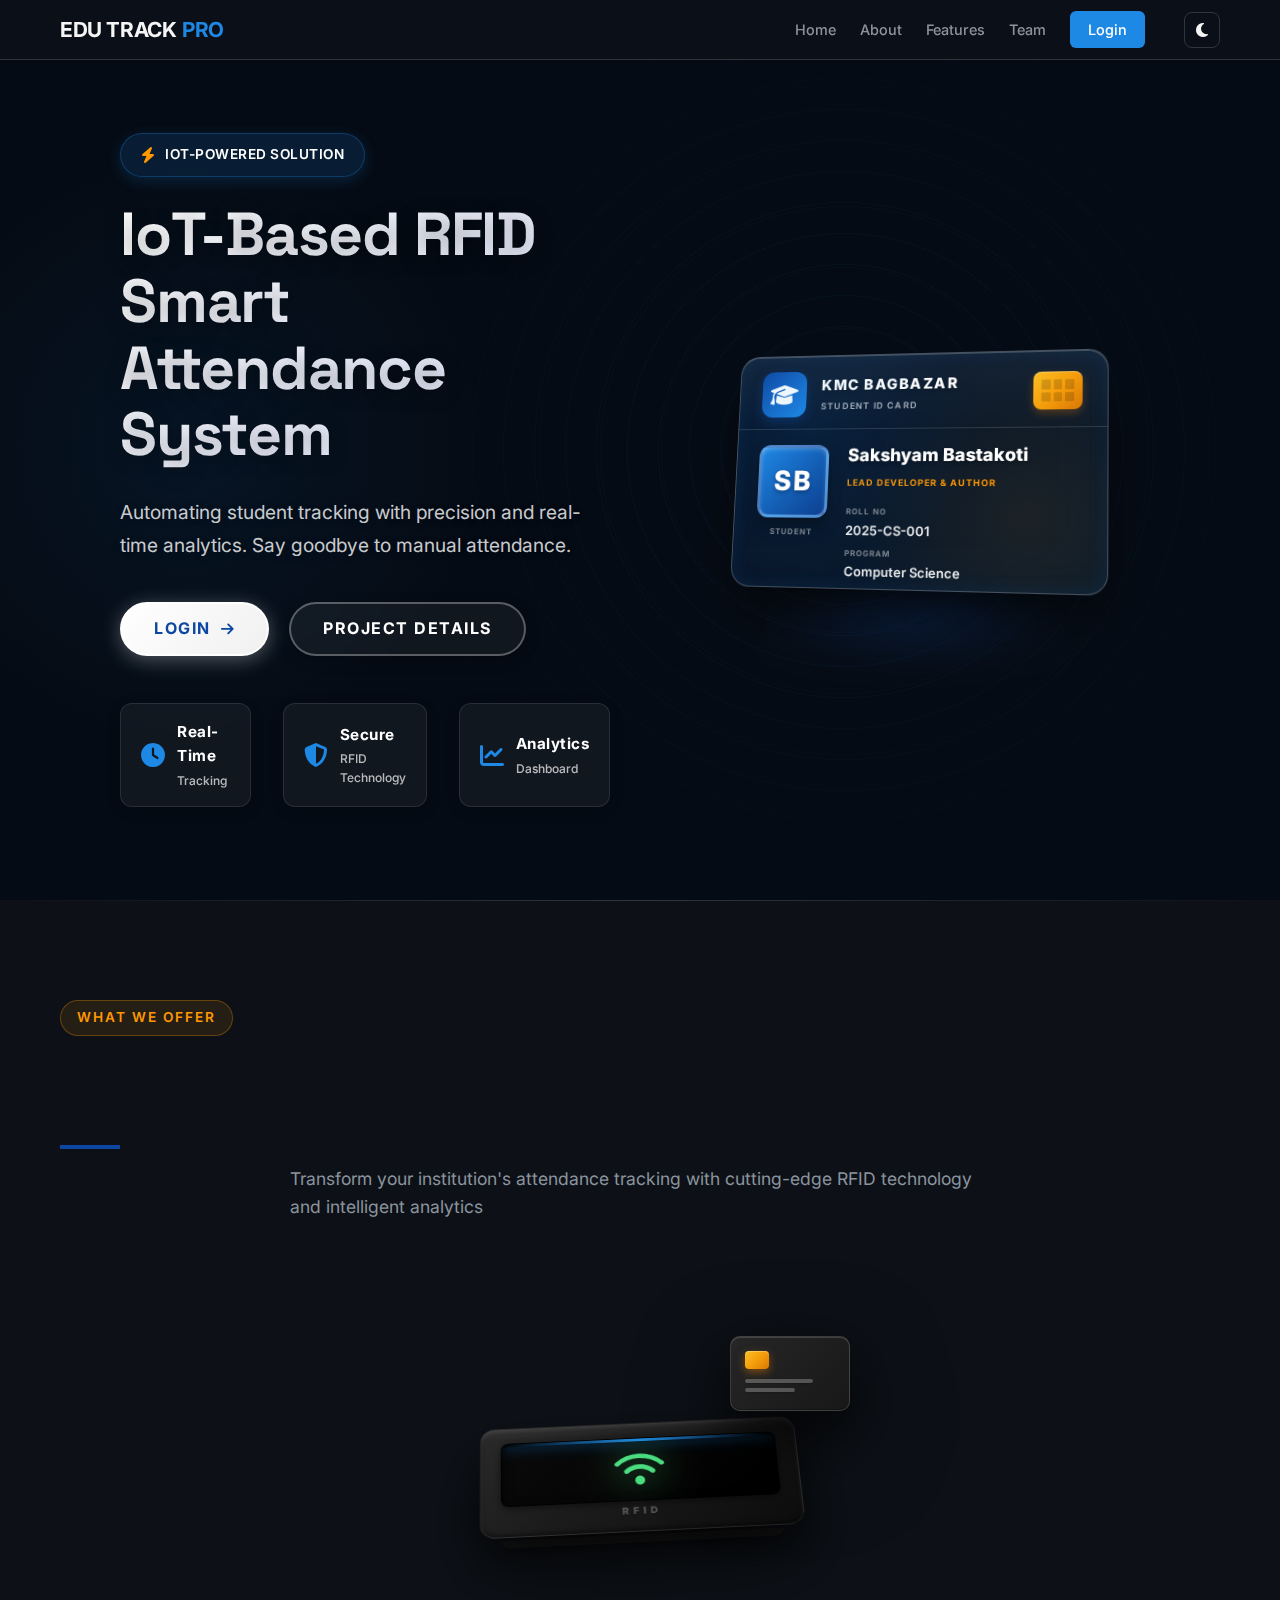
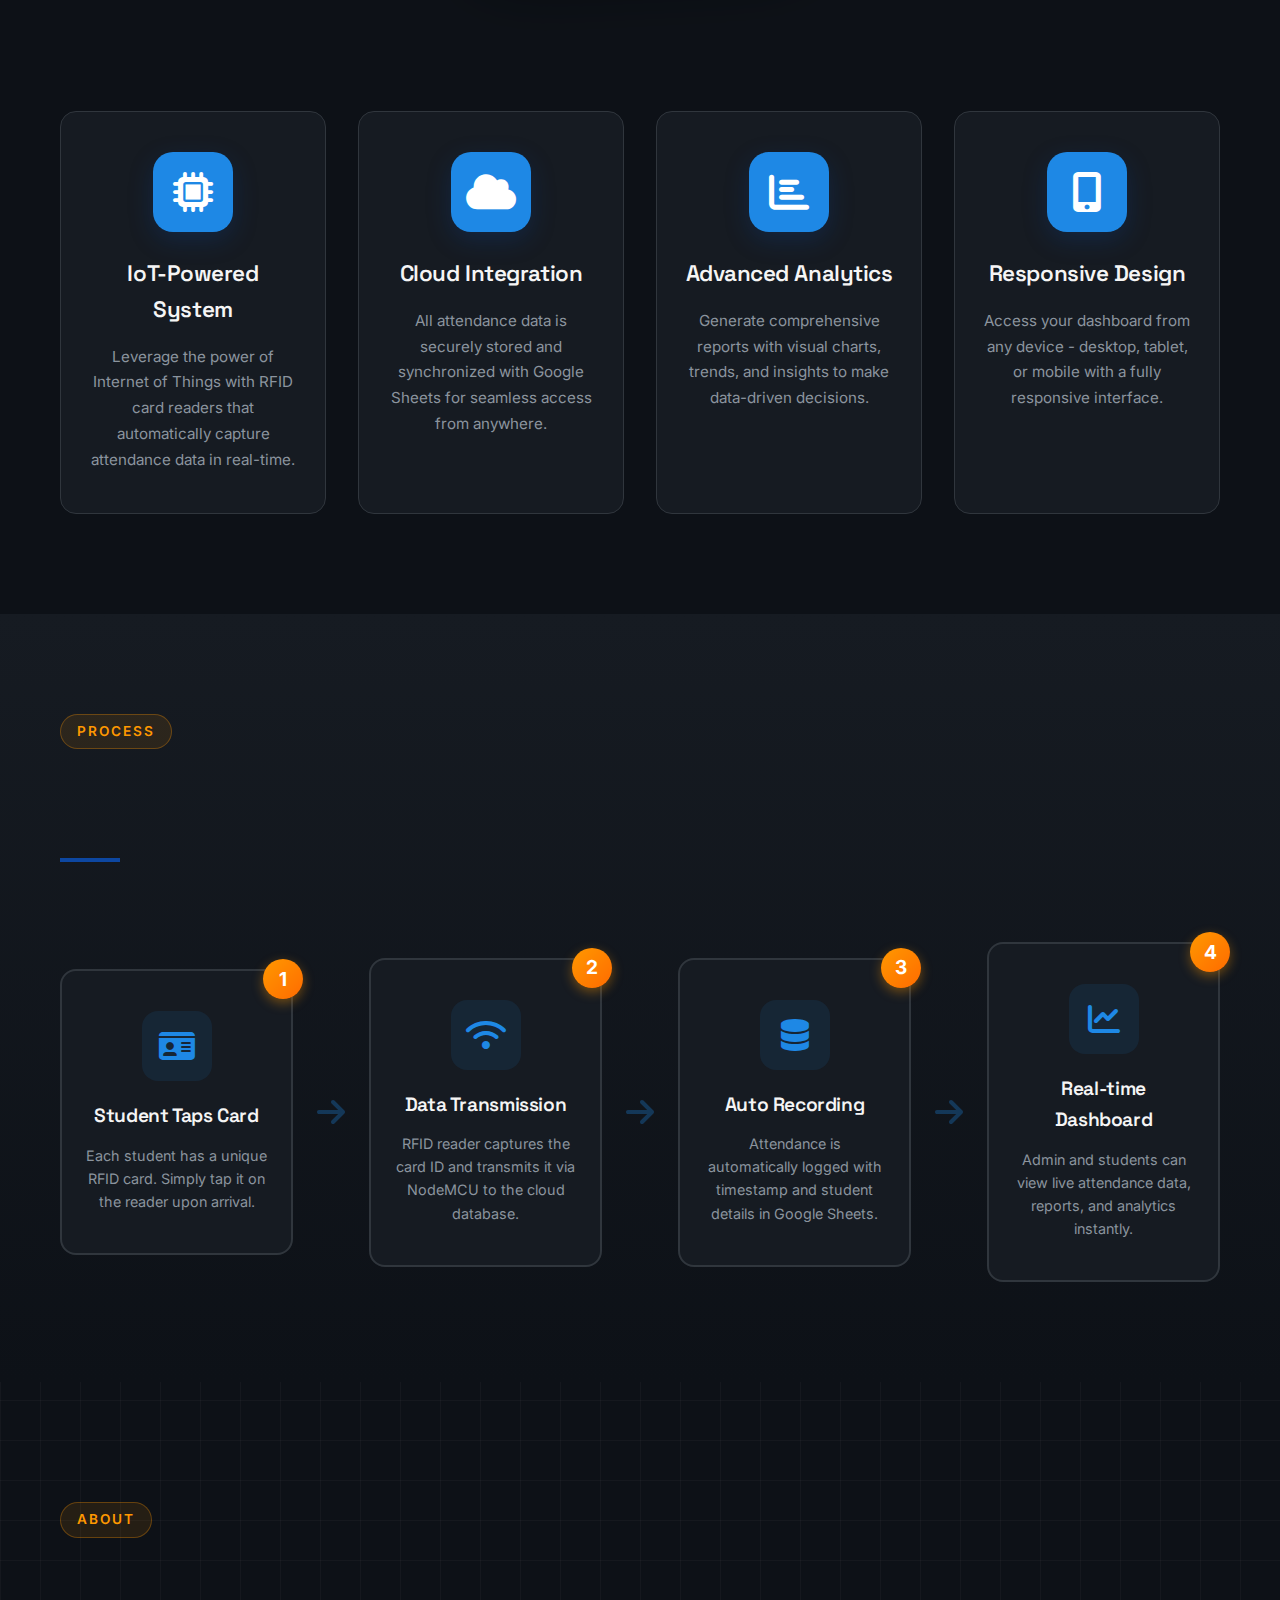
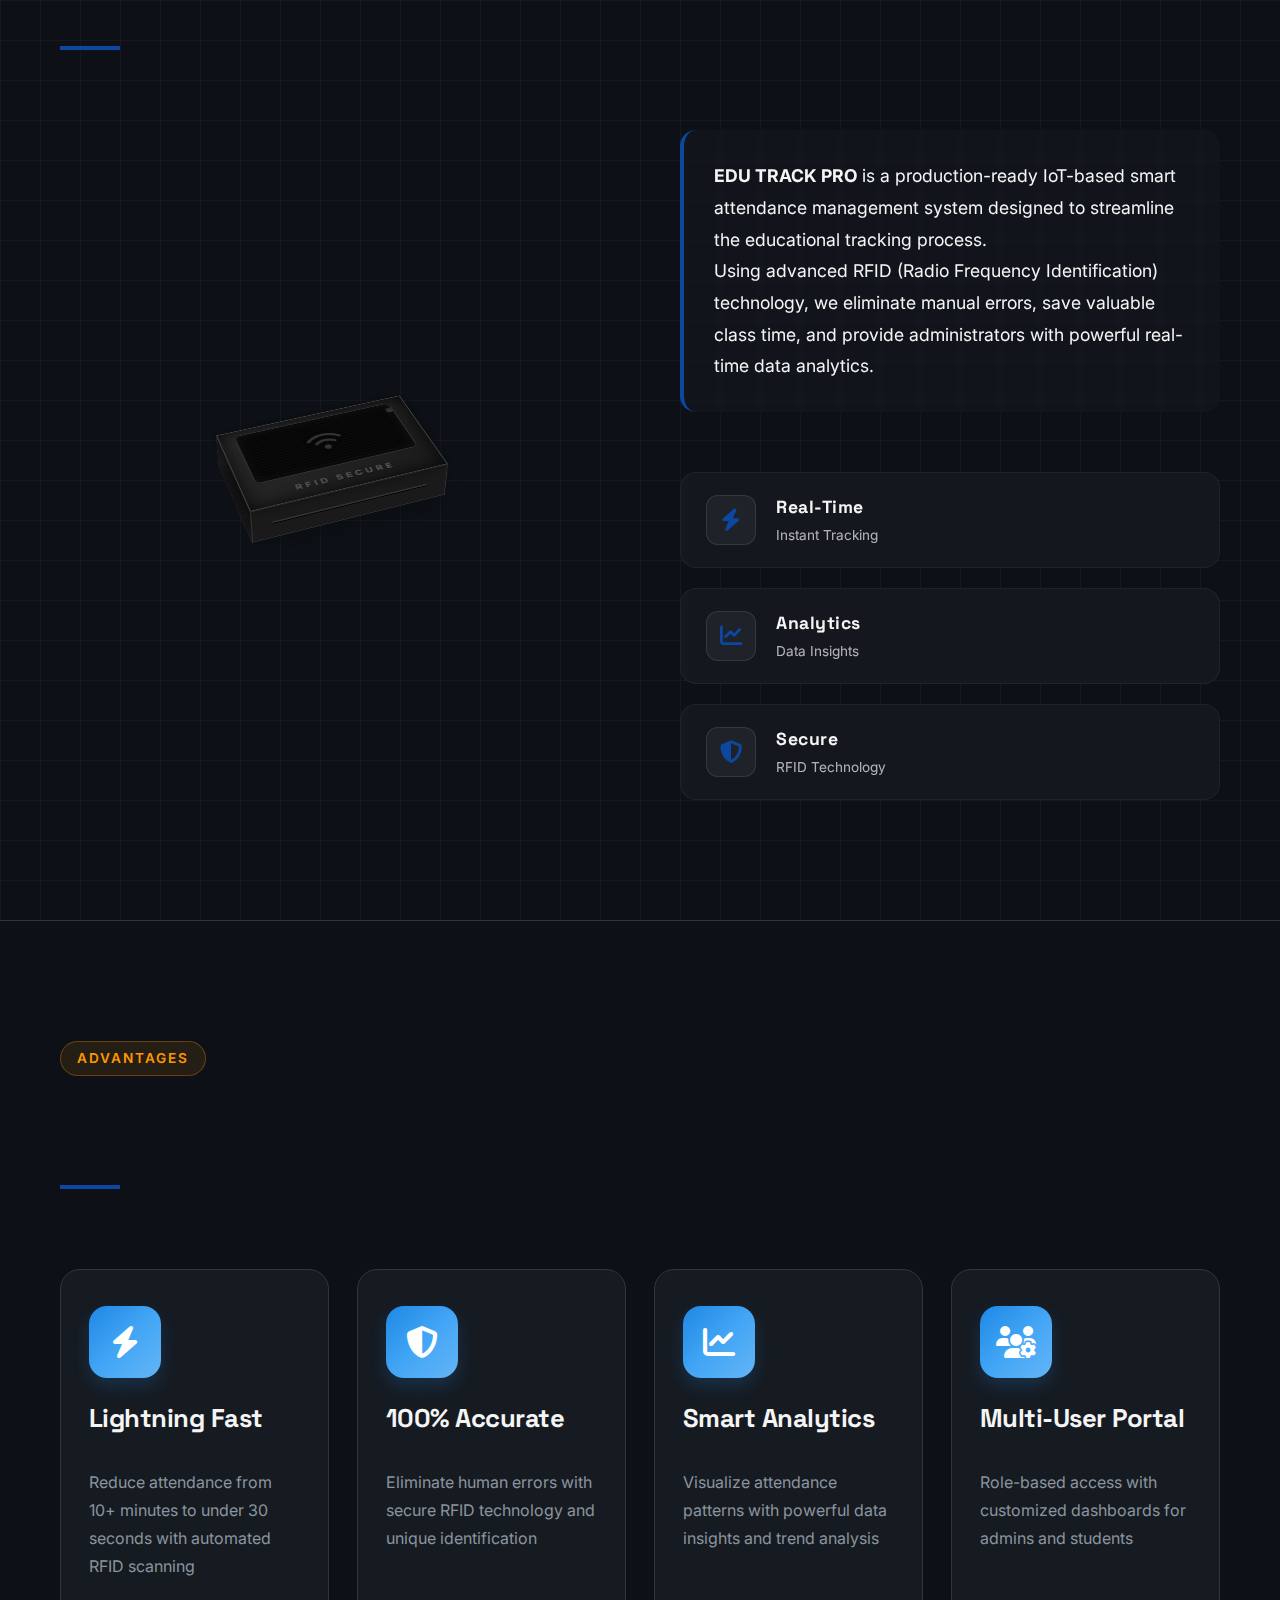
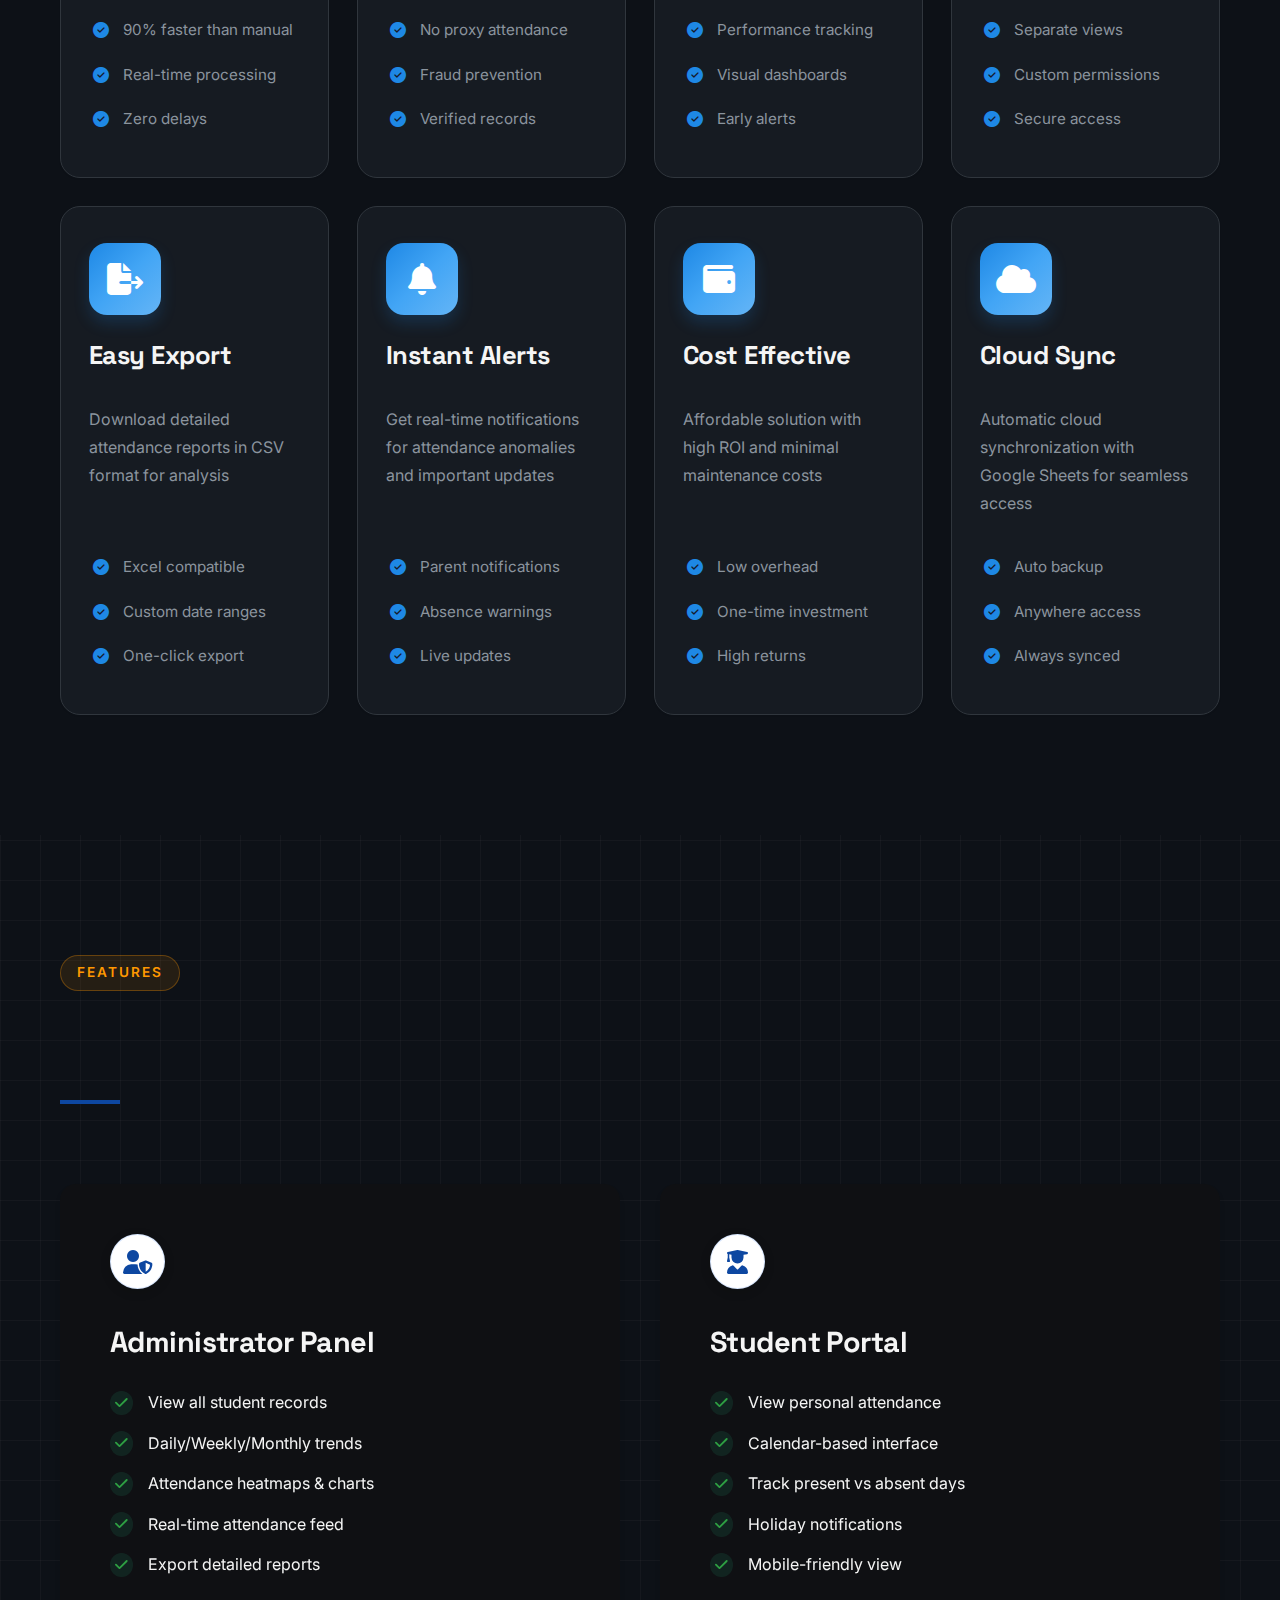
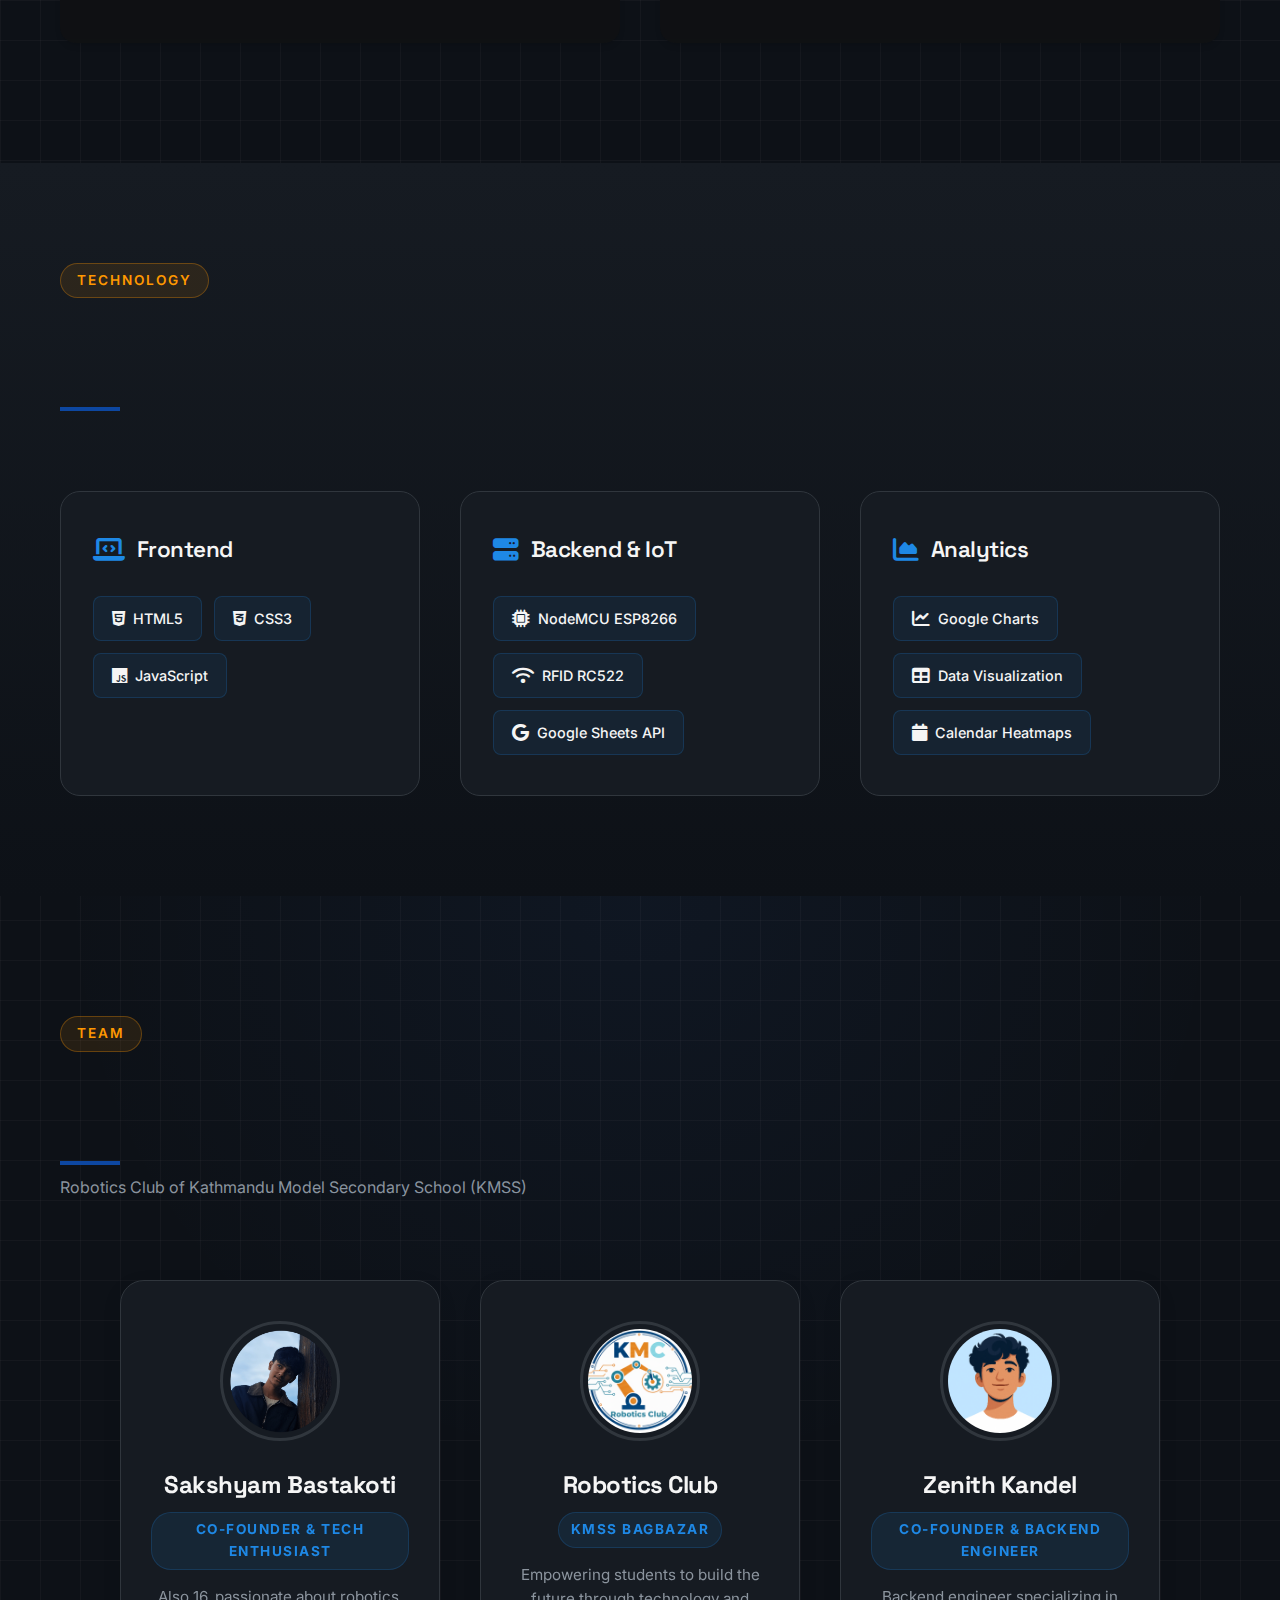
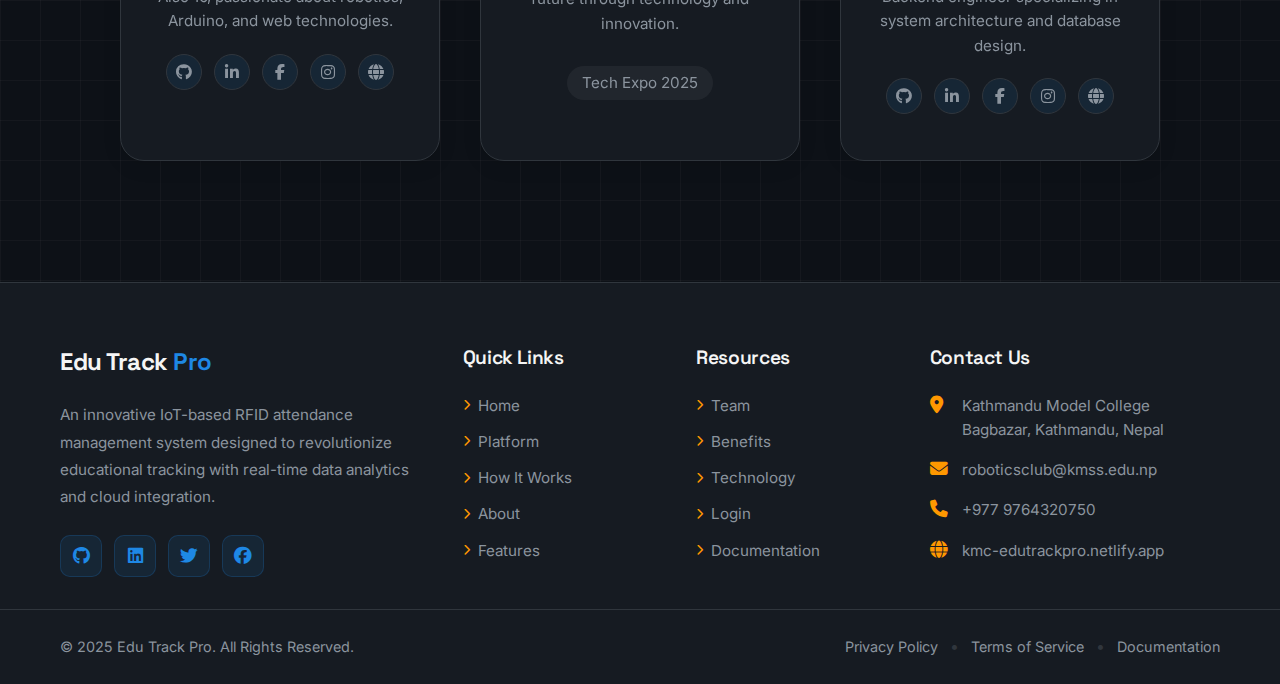
<file: index.html>
<!DOCTYPE html>
<html lang="en">

<head>
    <meta charset="UTF-8">
    <meta name="viewport" content="width=device-width, initial-scale=1.0">
    <title>Edu Track Pro - Smart Attendance System</title>
    <link rel="stylesheet" href="css/index.css">
    <link rel="stylesheet" href="https://cdnjs.cloudflare.com/ajax/libs/font-awesome/6.4.0/css/all.min.css">
    <link
        href="https://fonts.googleapis.com/css2?family=Inter:wght@300;400;500;600&family=Space+Grotesk:wght@500;700&display=swap"
        rel="stylesheet">
</head>

<body>
    <nav class="navbar">
        <div class="container">
            <a href="#" class="logo">Edu Track <span>Pro</span></a>
            <ul class="nav-links">
                <li><a href="#home">Home</a></li>
                <li><a href="#about">About</a></li>
                <li><a href="#features">Features</a></li>
                <li><a href="#team">Team</a></li>
                <li><a href="login.html" class="btn-login">Login</a></li>
                <li><button id="themeToggle" class="theme-btn" aria-label="Toggle Theme"><i
                            class="fas fa-moon"></i></button></li>
            </ul>
            <div class="hamburger">
                <i class="fas fa-bars"></i>
            </div>
        </div>
    </nav>

    <section id="home" class="hero">
        <div class="container">
            <div class="hero-content">
                <div class="hero-badge">
                    <i class="fas fa-bolt"></i>
                    <span>IoT-Powered Solution</span>
                </div>
                <h1>IoT-Based RFID <br>Smart Attendance System</h1>
                <p>Automating student tracking with precision and real-time analytics. Say goodbye to manual attendance.
                </p>
                <div class="hero-btns">
                    <a href="login.html" class="btn btn-primary">
                        Login <i class="fas fa-arrow-right" style="margin-left: 10px; font-size: 0.9em;"></i>
                    </a>
                    <a href="#platform" class="btn btn-secondary">Project Details</a>
                </div>
                <div class="hero-stats">
                    <div class="stat-item">
                        <i class="fas fa-clock"></i>
                        <div>
                            <strong>Real-Time</strong>
                            <span>Tracking</span>
                        </div>
                    </div>
                    <div class="stat-item">
                        <i class="fas fa-shield-alt"></i>
                        <div>
                            <strong>Secure</strong>
                            <span>RFID Technology</span>
                        </div>
                    </div>
                    <div class="stat-item">
                        <i class="fas fa-chart-line"></i>
                        <div>
                            <strong>Analytics</strong>
                            <span>Dashboard</span>
                        </div>
                    </div>
                </div>
            </div>
            <div class="hero-image">
                <div class="tech-visual">
                    <div class="floating-card">
                        <!-- Card Background Pattern -->
                        <div class="card-bg-pattern"></div>

                        <div class="card-header">
                            <div class="card-logo">
                                <i class="fas fa-graduation-cap"></i>
                            </div>
                            <div class="card-institution">
                                <span class="institution-name">KMC BAGBAZAR</span>
                                <span class="institution-subtitle">Student ID Card</span>
                            </div>
                            <div class="card-chip">
                                <div class="chip-grid">
                                    <div class="chip-cell"></div>
                                    <div class="chip-cell"></div>
                                    <div class="chip-cell"></div>
                                    <div class="chip-cell"></div>
                                    <div class="chip-cell"></div>
                                    <div class="chip-cell"></div>
                                </div>
                            </div>
                        </div>

                        <div class="card-main">
                            <div class="card-photo-section">
                                <div class="card-photo">
                                    <span class="photo-initials">SB</span>
                                    <div class="photo-overlay"></div>
                                </div>
                                <div class="photo-label">STUDENT</div>
                            </div>

                            <div class="card-info-section">
                                <div class="student-name">Sakshyam Bastakoti</div>
                                <div class="student-title">LEAD DEVELOPER & AUTHOR</div>

                                <div class="info-grid">
                                    <div class="info-item">
                                        <span class="info-label">ROLL NO</span>
                                        <span class="info-value">2025-CS-001</span>
                                    </div>
                                    <div class="info-item">
                                        <span class="info-label">PROGRAM</span>
                                        <span class="info-value">Computer Science</span>
                                    </div>
                                    <div class="info-item">
                                        <span class="info-label">VALID UNTIL</span>
                                        <span class="info-value">Dec 2025</span>
                                    </div>
                                </div>
                            </div>
                        </div>

                        <div class="card-footer">
                            <div class="barcode-section">
                                <div class="barcode">
                                    <div class="bar" style="height: 100%;"></div>
                                    <div class="bar" style="height: 65%;"></div>
                                    <div class="bar" style="height: 100%;"></div>
                                    <div class="bar" style="height: 85%;"></div>
                                    <div class="bar" style="height: 100%;"></div>
                                    <div class="bar" style="height: 75%;"></div>
                                    <div class="bar" style="height: 100%;"></div>
                                    <div class="bar" style="height: 95%;"></div>
                                    <div class="bar" style="height: 70%;"></div>
                                    <div class="bar" style="height: 100%;"></div>
                                    <div class="bar" style="height: 80%;"></div>
                                    <div class="bar" style="height: 100%;"></div>
                                </div>
                                <span class="card-number">*2025001*</span>
                            </div>

                            <div class="rfid-indicator">
                                <i class="fas fa-wifi"></i>
                                <span>RFID ENABLED</span>
                            </div>
                        </div>

                        <div class="rfid-waves">
                            <span></span>
                            <span></span>
                            <span></span>
                        </div>
                    </div>
                    <div class="scanner-glow"></div>
                </div>
            </div>
        </div>
    </section>

    <!-- Platform Overview Section -->
    <section id="platform" class="platform-overview">
        <div class="container">
            <div class="section-header">
                <span class="section-tag">What We Offer</span>
                <h2>Modern Attendance Management Platform</h2>
                <div class="underline"></div>
                <p class="section-description">Transform your institution's attendance tracking with cutting-edge RFID
                    technology and intelligent analytics</p>
            </div>

            <!-- 3D RFID Scanner Visual -->
            <div class="rfid-showcase">
                <div class="rfid-scanner">
                    <div class="scanner-base">
                        <div class="scanner-screen">
                            <i class="fas fa-wifi scanner-icon"></i>
                            <div class="scan-line"></div>
                        </div>
                        <div class="scanner-label">RFID</div>
                    </div>
                </div>
                <div class="floating-id-card">
                    <div class="mini-card">
                        <div class="mini-chip"></div>
                        <div class="mini-lines">
                            <span></span>
                            <span></span>
                        </div>
                    </div>
                </div>
                <div class="scan-waves">
                    <div class="wave"></div>
                    <div class="wave"></div>
                    <div class="wave"></div>
                </div>
            </div>

            <div class="platform-grid">
                <div class="platform-card">
                    <div class="platform-icon">
                        <i class="fas fa-microchip"></i>
                    </div>
                    <h3>IoT-Powered System</h3>
                    <p>Leverage the power of Internet of Things with RFID card readers that automatically capture
                        attendance data in real-time.</p>
                </div>

                <div class="platform-card">
                    <div class="platform-icon">
                        <i class="fas fa-cloud"></i>
                    </div>
                    <h3>Cloud Integration</h3>
                    <p>All attendance data is securely stored and synchronized with Google Sheets for seamless access
                        from anywhere.</p>
                </div>

                <div class="platform-card">
                    <div class="platform-icon">
                        <i class="fas fa-chart-bar"></i>
                    </div>
                    <h3>Advanced Analytics</h3>
                    <p>Generate comprehensive reports with visual charts, trends, and insights to make data-driven
                        decisions.</p>
                </div>

                <div class="platform-card">
                    <div class="platform-icon">
                        <i class="fas fa-mobile-alt"></i>
                    </div>
                    <h3>Responsive Design</h3>
                    <p>Access your dashboard from any device - desktop, tablet, or mobile with a fully responsive
                        interface.</p>
                </div>
            </div>
        </div>
    </section>

    <!-- How It Works Section -->
    <section id="workflow" class="workflow-section">
        <div class="container">
            <div class="section-header">
                <span class="section-tag">Process</span>
                <h2>How It Works</h2>
                <div class="underline"></div>
            </div>

            <div class="workflow-steps">
                <div class="workflow-step">
                    <div class="step-number">1</div>
                    <div class="step-content">
                        <div class="step-icon">
                            <i class="fas fa-id-card"></i>
                        </div>
                        <h3>Student Taps Card</h3>
                        <p>Each student has a unique RFID card. Simply tap it on the reader upon arrival.</p>
                    </div>
                </div>

                <div class="workflow-arrow">
                    <i class="fas fa-arrow-right"></i>
                </div>

                <div class="workflow-step">
                    <div class="step-number">2</div>
                    <div class="step-content">
                        <div class="step-icon">
                            <i class="fas fa-wifi"></i>
                        </div>
                        <h3>Data Transmission</h3>
                        <p>RFID reader captures the card ID and transmits it via NodeMCU to the cloud database.</p>
                    </div>
                </div>

                <div class="workflow-arrow">
                    <i class="fas fa-arrow-right"></i>
                </div>

                <div class="workflow-step">
                    <div class="step-number">3</div>
                    <div class="step-content">
                        <div class="step-icon">
                            <i class="fas fa-database"></i>
                        </div>
                        <h3>Auto Recording</h3>
                        <p>Attendance is automatically logged with timestamp and student details in Google Sheets.</p>
                    </div>
                </div>

                <div class="workflow-arrow">
                    <i class="fas fa-arrow-right"></i>
                </div>

                <div class="workflow-step">
                    <div class="step-number">4</div>
                    <div class="step-content">
                        <div class="step-icon">
                            <i class="fas fa-chart-line"></i>
                        </div>
                        <h3>Real-time Dashboard</h3>
                        <p>Admin and students can view live attendance data, reports, and analytics instantly.</p>
                    </div>
                </div>
            </div>
        </div>
    </section>

    <section id="about" class="about">
        <div class="container">
            <div class="section-header">
                <span class="section-tag">About</span>
                <h2>Project Overview</h2>
                <div class="underline"></div>
            </div>
            <div class="about-content">
                <!-- Attendance Simulation Animation -->
                <div class="simulation-wrapper">
                    <div class="simulation-container">
                        <div class="rfid-reader-box">
                            <div class="reader-face reader-top">
                                <div class="reader-screen">
                                    <i class="fas fa-wifi reader-signal"></i>
                                    <div class="success-tick">
                                        <svg xmlns="http://www.w3.org/2000/svg" viewBox="0 0 24 24" fill="currentColor">
                                            <path fill-rule="evenodd"
                                                d="M2.25 12c0-5.385 4.365-9.75 9.75-9.75s9.75 4.365 9.75 9.75-4.365 9.75-9.75 9.75S2.25 17.385 2.25 12zm13.36-1.814a.75.75 0 10-1.22-.872l-3.236 4.53L9.53 12.22a.75.75 0 00-1.06 1.06l2.25 2.25a.75.75 0 001.14-.094l3.75-5.25z"
                                                clip-rule="evenodd" />
                                        </svg>
                                    </div>
                                </div>
                                <div class="status-light"></div>
                                <div class="brand-text">RFID SECURE</div>
                            </div>
                            <div class="reader-face reader-front"></div>
                            <div class="reader-face reader-left"></div>
                            <div class="reader-face reader-right"></div>
                            <div class="reader-face reader-back"></div>
                            <div class="reader-face reader-bottom"></div>
                        </div>
                        <div class="sim-card">
                            <div class="card-header-strip"></div>
                            <div class="sim-chip"></div>
                            <div class="sim-photo">
                                <i class="fas fa-user"></i>
                            </div>
                            <div class="sim-details">
                                <div class="sim-line title"></div>
                                <div class="sim-line name"></div>
                                <div class="sim-line id"></div>
                            </div>
                        </div>
                        <div class="plus-one-particle">
                            <i class="fas fa-check-circle"></i>
                            <span>Attendance Marked</span>
                        </div>
                    </div>
                </div>

                <div class="about-details">
                    <div class="about-text">
                        <p><strong>EDU TRACK PRO</strong> is a production-ready IoT-based smart attendance management
                            system designed to streamline the educational tracking process.</p>
                        <p>Using advanced RFID (Radio Frequency Identification) technology, we eliminate manual errors,
                            save valuable class time, and provide administrators with powerful real-time data analytics.
                        </p>
                    </div>

                    <div class="about-stats">
                        <div class="stat-card">
                            <div class="stat-icon">
                                <i class="fas fa-bolt"></i>
                            </div>
                            <div class="stat-info">
                                <h3>Real-Time</h3>
                                <p>Instant Tracking</p>
                            </div>
                        </div>
                        <div class="stat-card">
                            <div class="stat-icon">
                                <i class="fas fa-chart-line"></i>
                            </div>
                            <div class="stat-info">
                                <h3>Analytics</h3>
                                <p>Data Insights</p>
                            </div>
                        </div>
                        <div class="stat-card">
                            <div class="stat-icon">
                                <i class="fas fa-shield-alt"></i>
                            </div>
                            <div class="stat-info">
                                <h3>Secure</h3>
                                <p>RFID Technology</p>
                            </div>
                        </div>
    </section>

    <!-- Benefits Section -->
    <section id="benefits" class="benefits-section">
        <div class="container">
            <div class="section-header">
                <span class="section-tag">Advantages</span>
                <h2>Why Choose EduTrack Pro</h2>
                <div class="underline"></div>
            </div>

            <div class="benefits-grid">
                <!-- Benefit Card 1 -->
                <div class="benefit-card">
                    <div class="benefit-gradient"></div>
                    <div class="benefit-icon">
                        <i class="fas fa-bolt"></i>
                    </div>
                    <h3>Lightning Fast</h3>
                    <p>Reduce attendance from 10+ minutes to under 30 seconds with automated RFID scanning</p>
                    <ul class="benefit-features">
                        <li><i class="fas fa-check-circle"></i> 90% faster than manual</li>
                        <li><i class="fas fa-check-circle"></i> Real-time processing</li>
                        <li><i class="fas fa-check-circle"></i> Zero delays</li>
                    </ul>
                </div>

                <!-- Benefit Card 2 -->
                <div class="benefit-card">
                    <div class="benefit-gradient"></div>
                    <div class="benefit-icon">
                        <i class="fas fa-shield-alt"></i>
                    </div>
                    <h3>100% Accurate</h3>
                    <p>Eliminate human errors with secure RFID technology and unique identification</p>
                    <ul class="benefit-features">
                        <li><i class="fas fa-check-circle"></i> No proxy attendance</li>
                        <li><i class="fas fa-check-circle"></i> Fraud prevention</li>
                        <li><i class="fas fa-check-circle"></i> Verified records</li>
                    </ul>
                </div>

                <!-- Benefit Card 3 -->
                <div class="benefit-card">
                    <div class="benefit-gradient"></div>
                    <div class="benefit-icon">
                        <i class="fas fa-chart-line"></i>
                    </div>
                    <h3>Smart Analytics</h3>
                    <p>Visualize attendance patterns with powerful data insights and trend analysis</p>
                    <ul class="benefit-features">
                        <li><i class="fas fa-check-circle"></i> Performance tracking</li>
                        <li><i class="fas fa-check-circle"></i> Visual dashboards</li>
                        <li><i class="fas fa-check-circle"></i> Early alerts</li>
                    </ul>
                </div>

                <!-- Benefit Card 4 -->
                <div class="benefit-card">
                    <div class="benefit-gradient"></div>
                    <div class="benefit-icon">
                        <i class="fas fa-users-cog"></i>
                    </div>
                    <h3>Multi-User Portal</h3>
                    <p>Role-based access with customized dashboards for admins and students</p>
                    <ul class="benefit-features">
                        <li><i class="fas fa-check-circle"></i> Separate views</li>
                        <li><i class="fas fa-check-circle"></i> Custom permissions</li>
                        <li><i class="fas fa-check-circle"></i> Secure access</li>
                    </ul>
                </div>

                <!-- Benefit Card 5 -->
                <div class="benefit-card">
                    <div class="benefit-gradient"></div>
                    <div class="benefit-icon">
                        <i class="fas fa-file-export"></i>
                    </div>
                    <h3>Easy Export</h3>
                    <p>Download detailed attendance reports in CSV format for analysis</p>
                    <ul class="benefit-features">
                        <li><i class="fas fa-check-circle"></i> Excel compatible</li>
                        <li><i class="fas fa-check-circle"></i> Custom date ranges</li>
                        <li><i class="fas fa-check-circle"></i> One-click export</li>
                    </ul>
                </div>

                <!-- Benefit Card 6 -->
                <div class="benefit-card">
                    <div class="benefit-gradient"></div>
                    <div class="benefit-icon">
                        <i class="fas fa-bell"></i>
                    </div>
                    <h3>Instant Alerts</h3>
                    <p>Get real-time notifications for attendance anomalies and important updates</p>
                    <ul class="benefit-features">
                        <li><i class="fas fa-check-circle"></i> Parent notifications</li>
                        <li><i class="fas fa-check-circle"></i> Absence warnings</li>
                        <li><i class="fas fa-check-circle"></i> Live updates</li>
                    </ul>
                </div>

                <!-- Benefit Card 7 -->
                <div class="benefit-card">
                    <div class="benefit-gradient"></div>
                    <div class="benefit-icon">
                        <i class="fas fa-wallet"></i>
                    </div>
                    <h3>Cost Effective</h3>
                    <p>Affordable solution with high ROI and minimal maintenance costs</p>
                    <ul class="benefit-features">
                        <li><i class="fas fa-check-circle"></i> Low overhead</li>
                        <li><i class="fas fa-check-circle"></i> One-time investment</li>
                        <li><i class="fas fa-check-circle"></i> High returns</li>
                    </ul>
                </div>

                <!-- Benefit Card 8 -->
                <div class="benefit-card">
                    <div class="benefit-gradient"></div>
                    <div class="benefit-icon">
                        <i class="fas fa-cloud"></i>
                    </div>
                    <h3>Cloud Sync</h3>
                    <p>Automatic cloud synchronization with Google Sheets for seamless access</p>
                    <ul class="benefit-features">
                        <li><i class="fas fa-check-circle"></i> Auto backup</li>
                        <li><i class="fas fa-check-circle"></i> Anywhere access</li>
                        <li><i class="fas fa-check-circle"></i> Always synced</li>
                    </ul>
                </div>
            </div>
        </div>

    </section>

    <section id="features" class="features">
        <div class="container">
            <div class="section-header">
                <span class="section-tag">Features</span>
                <h2>User Roles & Features</h2>
                <div class="underline"></div>
            </div>

            <div class="feature-grid">
                <!-- Admin Panel -->
                <div class="feature-card admin">
                    <div class="card-icon"><i class="fas fa-user-shield"></i></div>
                    <h3>Administrator Panel</h3>
                    <ul>
                        <li><i class="fas fa-check"></i> View all student records</li>
                        <li><i class="fas fa-check"></i> Daily/Weekly/Monthly trends</li>
                        <li><i class="fas fa-check"></i> Attendance heatmaps & charts</li>
                        <li><i class="fas fa-check"></i> Real-time attendance feed</li>
                        <li><i class="fas fa-check"></i> Export detailed reports</li>
                    </ul>
                </div>

                <!-- Student Portal -->
                <div class="feature-card student">
                    <div class="card-icon"><i class="fas fa-user-graduate"></i></div>
                    <h3>Student Portal</h3>
                    <ul>
                        <li><i class="fas fa-check"></i> View personal attendance</li>
                        <li><i class="fas fa-check"></i> Calendar-based interface</li>
                        <li><i class="fas fa-check"></i> Track present vs absent days</li>
                        <li><i class="fas fa-check"></i> Holiday notifications</li>
                        <li><i class="fas fa-check"></i> Mobile-friendly view</li>
                    </ul>
                </div>
            </div>
        </div>
    </section>

    <!-- Technology Stack Section -->
    <section id="tech-stack" class="tech-stack-section">
        <div class="container">
            <div class="section-header">
                <span class="section-tag">Technology</span>
                <h2>Built With Modern Tools</h2>
                <div class="underline"></div>
            </div>

            <div class="tech-categories">
                <div class="tech-category">
                    <h3><i class="fas fa-laptop-code"></i> Frontend</h3>
                    <div class="tech-items">
                        <div class="tech-item"><i class="fab fa-html5"></i> HTML5</div>
                        <div class="tech-item"><i class="fab fa-css3-alt"></i> CSS3</div>
                        <div class="tech-item"><i class="fab fa-js"></i> JavaScript</div>
                    </div>
                </div>

                <div class="tech-category">
                    <h3><i class="fas fa-server"></i> Backend & IoT</h3>
                    <div class="tech-items">
                        <div class="tech-item"><i class="fas fa-microchip"></i> NodeMCU ESP8266</div>
                        <div class="tech-item"><i class="fas fa-wifi"></i> RFID RC522</div>
                        <div class="tech-item"><i class="fab fa-google"></i> Google Sheets API</div>
                    </div>
                </div>

                <div class="tech-category">
                    <h3><i class="fas fa-chart-area"></i> Analytics</h3>
                    <div class="tech-items">
                        <div class="tech-item"><i class="fas fa-chart-line"></i> Google Charts</div>
                        <div class="tech-item"><i class="fas fa-table"></i> Data Visualization</div>
                        <div class="tech-item"><i class="fas fa-calendar"></i> Calendar Heatmaps</div>
                    </div>
                </div>
            </div>
        </div>
    </section>

    <section id="team" class="team">
        <div class="container">
            <div class="section-header">
                <span class="section-tag">Team</span>
                <h2>The Minds Behind</h2>
                <div class="underline"></div>
                <p style="color: var(--text-muted); margin-top: 10px;">Robotics Club of Kathmandu Model Secondary School
                    (KMSS)</p>
            </div>

            <div class="team-grid">
                <!-- Lead Developer -->
                <div class="team-card">
                    <div class="member-avatar">
                        <img src="assets/images/sakshyam_bastakoti.png" alt="Sakshyam Bastakoti">
                    </div>
                    <div class="member-info">
                        <h3>Sakshyam Bastakoti</h3>
                        <span class="role">CO-FOUNDER & TECH ENTHUSIAST</span>
                        <p>Also 16, passionate about robotics, Arduino, and web technologies.</p>
                        <div class="social-icons">
                            <a href="https://github.com/sakshyambastakoti" target="_blank"><i
                                    class="fab fa-github"></i></a>
                            <a href="https://www.linkedin.com/in/sakshyambastakoti/" target="_blank"><i
                                    class="fab fa-linkedin-in"></i></a>
                            <a href="https://www.facebook.com/sakshyam.xeetri" target="_blank"><i
                                    class="fab fa-facebook-f"></i></a>
                            <a href="https://www.instagram.com/sakxam_console.log/" target="_blank"><i
                                    class="fab fa-instagram"></i></a>
                            <a href="https://sakshyambastakoti.com.np/" target="_blank"><i class="fas fa-globe"></i></a>
                        </div>
                    </div>
                </div>

                <!-- Organization -->
                <div class="team-card">
                    <div class="member-avatar">
                        <img src="assets/images/kmc_Robotics_Club.png" alt="Robotics Club Logo">
                    </div>
                    <div class="member-info">
                        <h3>Robotics Club</h3>
                        <span class="role">KMSS Bagbazar</span>
                
                        <p>Empowering students to build the future through technology and innovation.</p>
                        <p class="event-tag">Tech Expo 2025</p>
                    </div>
                </div>

                <!-- Co-Founder -->
                <div class="team-card">
                    <div class="member-avatar">
                        <img src="assets/images/zenith.png" alt="Zenith Kandel">
                    </div>
                    <div class="member-info">
                        <h3>Zenith Kandel</h3>
                        <span class="role">CO-FOUNDER & BACKEND ENGINEER</span>
                        <p>Backend engineer specializing in system architecture and database design.</p>
                        <div class="social-icons">
                            <a href="https://github.com/zenithkandel" target="_blank"><i class="fab fa-github"></i></a>
                            <a href="https://www.linkedin.com/in/zenith-kandel-8a7781320/" target="_blank"><i
                                    class="fab fa-linkedin-in"></i></a>
                            <a href="https://www.facebook.com/kandel.zenith" target="_blank"><i
                                    class="fab fa-facebook-f"></i></a>
                            <a href="https://www.instagram.com/kandel.zenith" target="_blank"><i
                                    class="fab fa-instagram"></i></a>
                            <a href="https://zenithkandel.com.np" target="_blank"><i class="fas fa-globe"></i></a>
                        </div>
                    </div>
                </div>
            </div>
        </div>
    </section>

    <!-- Professional Footer -->
    <footer class="footer">
        <div class="footer-main">
            <div class="container">
                <div class="footer-grid">
                    <!-- About Column -->
                    <div class="footer-column">
                        <h3 class="footer-logo">Edu Track <span>Pro</span></h3>
                        <p class="footer-description">
                            An innovative IoT-based RFID attendance management system designed to revolutionize
                            educational tracking with real-time data analytics and cloud integration.
                        </p>
                        <div class="footer-social">
                            <a href="https://github.com/sakshyambastakoti" target="_blank" aria-label="GitHub">
                                <i class="fab fa-github"></i>
                            </a>
                            <a href="#" target="_blank" aria-label="LinkedIn">
                                <i class="fab fa-linkedin"></i>
                            </a>
                            <a href="#" target="_blank" aria-label="Twitter">
                                <i class="fab fa-twitter"></i>
                            </a>
                            <a href="#" target="_blank" aria-label="Facebook">
                                <i class="fab fa-facebook"></i>
                            </a>
                        </div>
                    </div>

                    <!-- Quick Links -->
                    <div class="footer-column">
                        <h4>Quick Links</h4>
                        <ul class="footer-links">
                            <li><a href="#home"><i class="fas fa-chevron-right"></i> Home</a></li>
                            <li><a href="#platform"><i class="fas fa-chevron-right"></i> Platform</a></li>
                            <li><a href="#workflow"><i class="fas fa-chevron-right"></i> How It Works</a></li>
                            <li><a href="#about"><i class="fas fa-chevron-right"></i> About</a></li>
                            <li><a href="#features"><i class="fas fa-chevron-right"></i> Features</a></li>
                        </ul>
                    </div>

                    <!-- Resources -->
                    <div class="footer-column">
                        <h4>Resources</h4>
                        <ul class="footer-links">
                            <li><a href="#team"><i class="fas fa-chevron-right"></i> Team</a></li>
                            <li><a href="#benefits"><i class="fas fa-chevron-right"></i> Benefits</a></li>
                            <li><a href="#tech-stack"><i class="fas fa-chevron-right"></i> Technology</a></li>
                            <li><a href="login.html"><i class="fas fa-chevron-right"></i> Login</a></li>
                            <li><a href="#"><i class="fas fa-chevron-right"></i> Documentation</a></li>
                        </ul>
                    </div>

                    <!-- Contact Info -->
                    <div class="footer-column">
                        <h4>Contact Us</h4>
                        <ul class="footer-contact">
                            <li>
                                <i class="fas fa-map-marker-alt"></i>
                                <span>Kathmandu Model College<br>Bagbazar, Kathmandu, Nepal</span>
                            </li>
                            <li>
                                <i class="fas fa-envelope"></i>
                                <span>roboticsclub@kmss.edu.np</span>
                            </li>
                            <li>
                                <i class="fas fa-phone"></i>
                                <span>+977 9764320750</span>
                            </li>
                            <li>
                                <i class="fas fa-globe"></i>
                                <span>kmc-edutrackpro.netlify.app</span>
                            </li>
                        </ul>
                    </div>
                </div>
            </div>
        </div>

        <!-- Footer Bottom -->
        <div class="footer-bottom">
            <div class="container">
                <div class="footer-bottom-content">
                    <p>&copy; 2025 Edu Track Pro. All Rights Reserved.</p>
                    <div class="footer-bottom-links">
                        <a href="#">Privacy Policy</a>
                        <span>•</span>
                        <a href="#">Terms of Service</a>
                        <span>•</span>
                        <a href="#">Documentation</a>
                    </div>
                </div>
            </div>
        </div>
    </footer>

    <div class="cursor-dot"></div>
    <div class="cursor-outline"></div>
    <script src="js/index.js"></script>
</body>

</html>
</file>
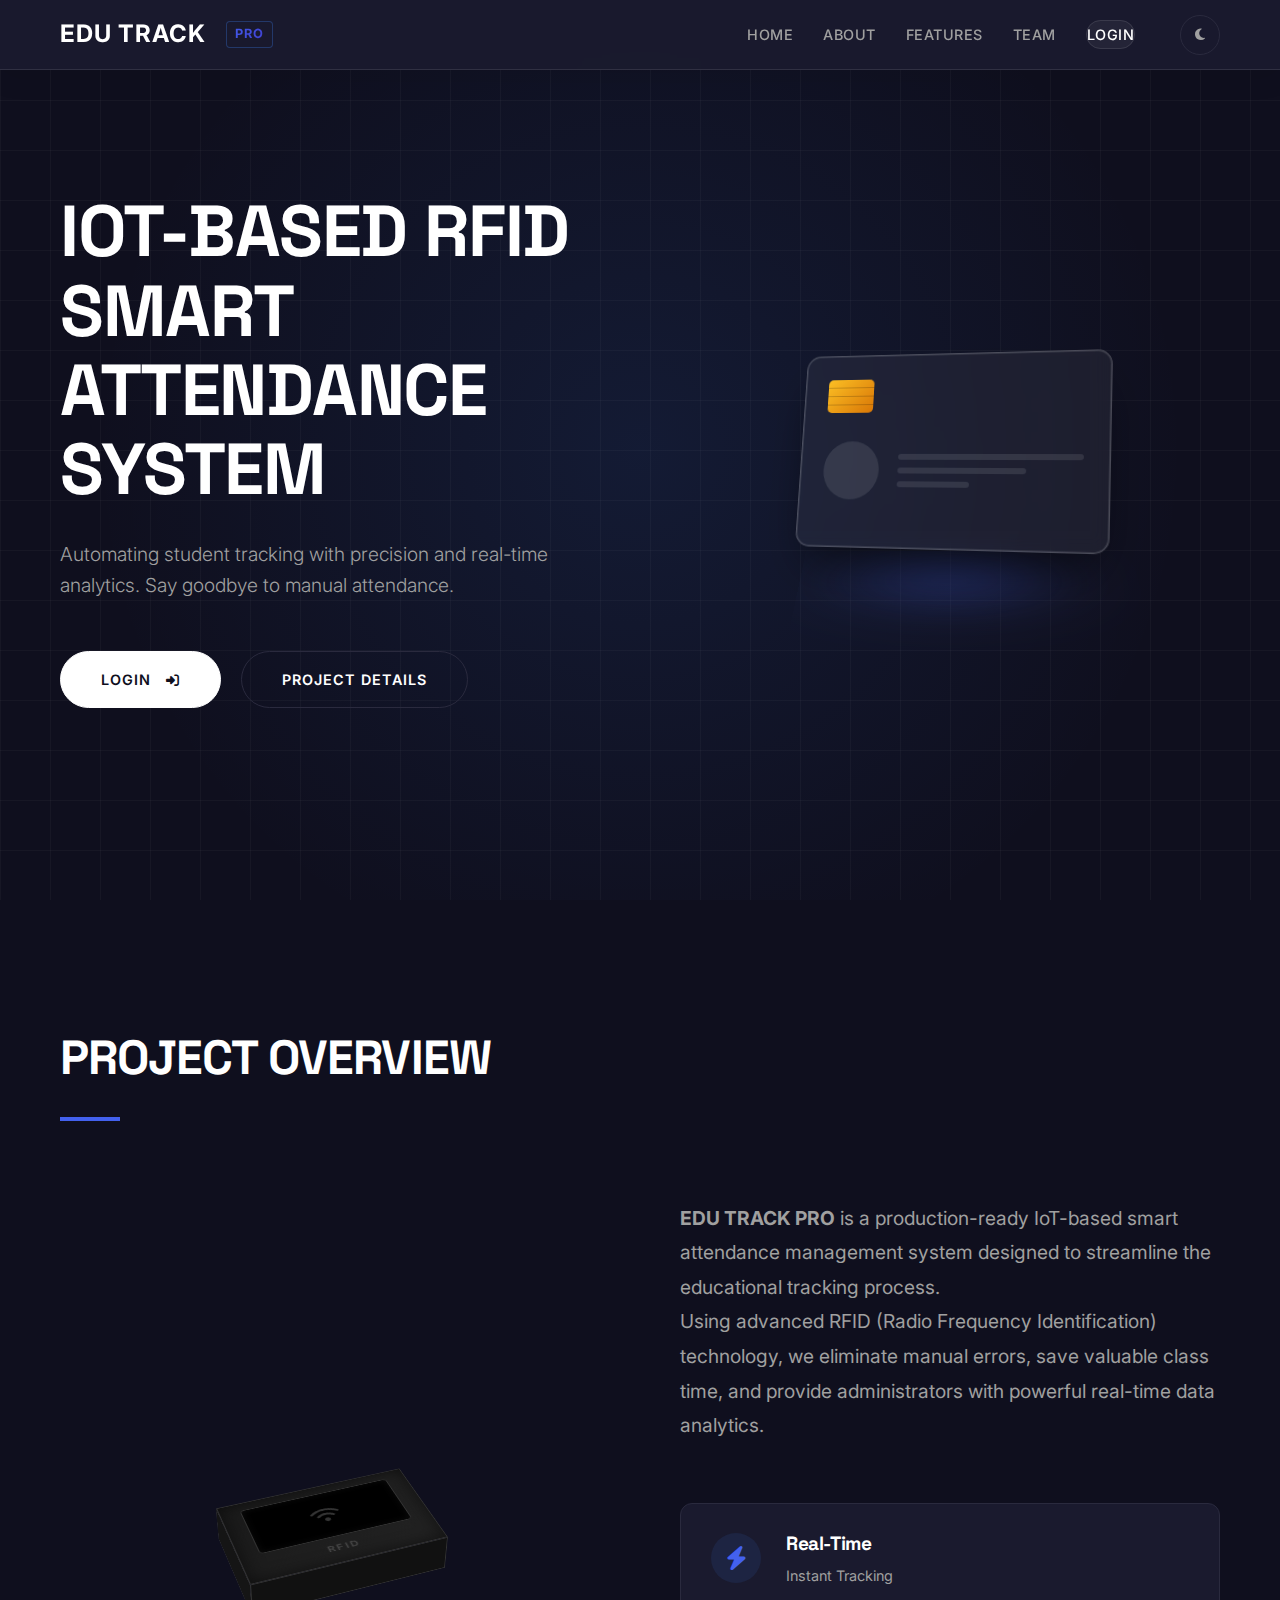
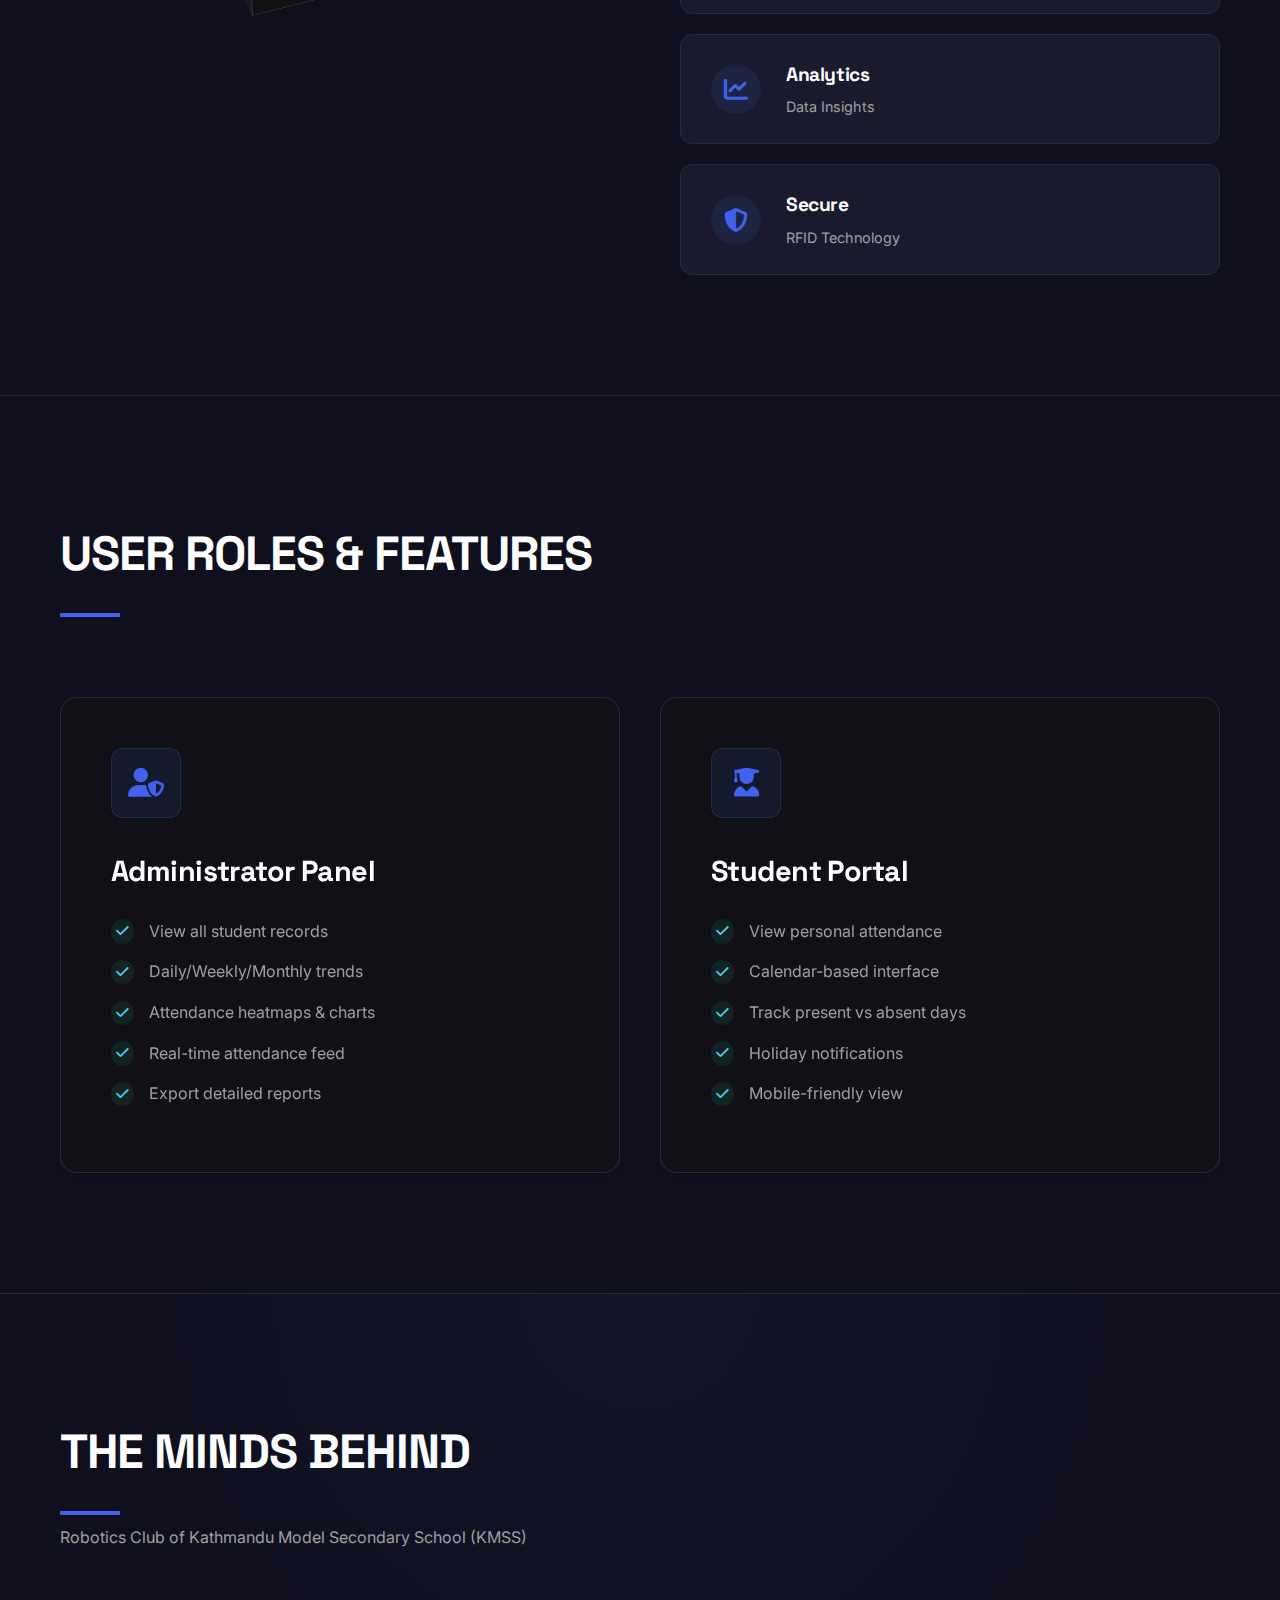
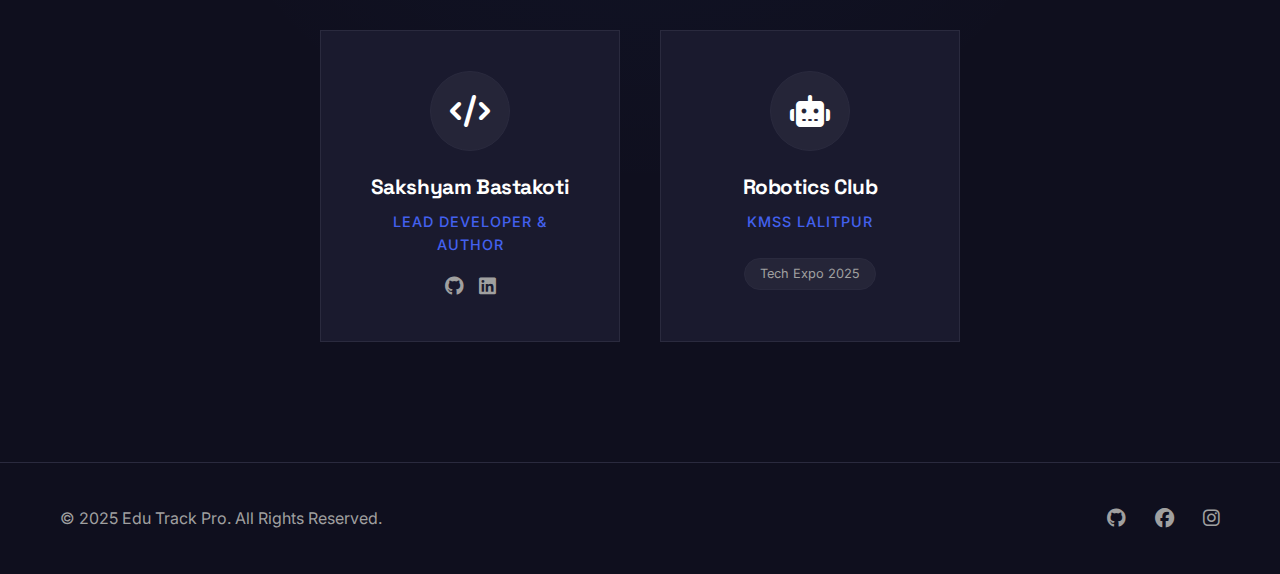
<file: IoT-RFID-Attendance-System-1-master/index.html>
<!DOCTYPE html>
<html lang="en">
<head>
    <meta charset="UTF-8">
    <meta name="viewport" content="width=device-width, initial-scale=1.0">
    <title>Edu Track Pro - Smart Attendance System</title>
    <link rel="stylesheet" href="css/style.css">
    <link rel="stylesheet" href="https://cdnjs.cloudflare.com/ajax/libs/font-awesome/6.4.0/css/all.min.css">
    <link href="https://fonts.googleapis.com/css2?family=Inter:wght@300;400;500;600&family=Space+Grotesk:wght@500;700&display=swap" rel="stylesheet">
</head>
<body>
    <nav class="navbar">
        <div class="container">
            <a href="#" class="logo">Edu Track <span>Pro</span></a>
            <ul class="nav-links">
                <li><a href="#home">Home</a></li>
                <li><a href="#about">About</a></li>
                <li><a href="#features">Features</a></li>
                <li><a href="#team">Team</a></li>
                <li><a href="login.html" class="btn-login">Login</a></li>
                <li><button id="themeToggle" class="theme-btn" aria-label="Toggle Theme"><i class="fas fa-moon"></i></button></li>
            </ul>
            <div class="hamburger">
                <i class="fas fa-bars"></i>
            </div>
        </div>
    </nav>

    <section id="home" class="hero">
        <div class="container">
            <div class="hero-content">
                <h1>IoT-Based RFID <br>Smart Attendance System</h1>
                <p>Automating student tracking with precision and real-time analytics. Say goodbye to manual attendance.</p>
                <div class="hero-btns">
                    <a href="login.html" class="btn btn-primary">
                        Login <i class="fas fa-sign-in-alt" style="margin-left: 10px; font-size: 0.9em;"></i>
                    </a>
                    <a href="#about" class="btn btn-secondary">Project Details</a>
                </div>
            </div>
            <div class="hero-image">
                <div class="tech-visual">
                    <div class="floating-card">
                        <div class="card-chip">
                            <div class="chip-line"></div>
                            <div class="chip-line"></div>
                            <div class="chip-line"></div>
                        </div>
                        <div class="card-content">
                            <div class="card-photo"></div>
                            <div class="card-lines">
                                <span class="line-long"></span>
                                <span class="line-medium"></span>
                                <span class="line-short"></span>
                            </div>
                        </div>
                        <div class="rfid-waves">
                            <span></span>
                            <span></span>
                            <span></span>
                        </div>
                    </div>
                    <div class="scanner-glow"></div>
                </div>
            </div>
        </div>
    </section>

    <section id="about" class="about">
        <div class="container">
            <div class="section-header">
                <h2>Project Overview</h2>
                <div class="underline"></div>
            </div>
            <div class="about-content">
                <!-- Attendance Simulation Animation -->
                <div class="simulation-wrapper">
                    <div class="simulation-container">
                        <div class="rfid-reader-box">
                            <div class="reader-face reader-top">
                                <div class="reader-screen">
                                    <i class="fas fa-wifi reader-signal"></i>
                                    <div class="success-tick">
                                        <svg xmlns="http://www.w3.org/2000/svg" viewBox="0 0 24 24" fill="currentColor">
                                            <path fill-rule="evenodd" d="M2.25 12c0-5.385 4.365-9.75 9.75-9.75s9.75 4.365 9.75 9.75-4.365 9.75-9.75 9.75S2.25 17.385 2.25 12zm13.36-1.814a.75.75 0 10-1.22-.872l-3.236 4.53L9.53 12.22a.75.75 0 00-1.06 1.06l2.25 2.25a.75.75 0 001.14-.094l3.75-5.25z" clip-rule="evenodd" />
                                        </svg>
                                    </div>
                                </div>
                                <div class="brand-text">RFID</div>
                            </div>
                            <div class="reader-face reader-front"></div>
                            <div class="reader-face reader-left"></div>
                            <div class="reader-face reader-right"></div>
                            <div class="reader-face reader-back"></div>
                            <div class="reader-face reader-bottom"></div>
                        </div>
                        <div class="sim-card">
                            <div class="sim-chip"></div>
                            <div class="sim-photo"></div>
                            <div class="sim-lines">
                                <span></span>
                                <span></span>
                            </div>
                        </div>
                        <div class="plus-one-particle">+1 Attendance</div>
                    </div>
                </div>

                <div class="about-details">
                    <div class="about-text">
                        <p><strong>EDU TRACK PRO</strong> is a production-ready IoT-based smart attendance management system designed to streamline the educational tracking process.</p>
                        <p>Using advanced RFID (Radio Frequency Identification) technology, we eliminate manual errors, save valuable class time, and provide administrators with powerful real-time data analytics.</p>
                    </div>

                    <div class="about-stats">
                        <div class="stat-card">
                            <div class="stat-icon">
                                <i class="fas fa-bolt"></i>
                            </div>
                            <div class="stat-info">
                                <h3>Real-Time</h3>
                                <p>Instant Tracking</p>
                            </div>
                        </div>
                        <div class="stat-card">
                            <div class="stat-icon">
                                <i class="fas fa-chart-line"></i>
                            </div>
                            <div class="stat-info">
                                <h3>Analytics</h3>
                                <p>Data Insights</p>
                            </div>
                        </div>
                        <div class="stat-card">
                            <div class="stat-icon">
                                <i class="fas fa-shield-alt"></i>
                            </div>
                            <div class="stat-info">
                                <h3>Secure</h3>
                                <p>RFID Technology</p>
                            </div>
                        </div>
                    </div>
                </div>
            </div>
            </div>
        </div>
    </section>

    <section id="features" class="features">
        <div class="container">
            <div class="section-header">
                <h2>User Roles & Features</h2>
                <div class="underline"></div>
            </div>
            
            <div class="feature-grid">
                <!-- Admin Panel -->
                <div class="feature-card admin">
                    <div class="card-icon"><i class="fas fa-user-shield"></i></div>
                    <h3>Administrator Panel</h3>
                    <ul>
                        <li><i class="fas fa-check"></i> View all student records</li>
                        <li><i class="fas fa-check"></i> Daily/Weekly/Monthly trends</li>
                        <li><i class="fas fa-check"></i> Attendance heatmaps & charts</li>
                        <li><i class="fas fa-check"></i> Real-time attendance feed</li>
                        <li><i class="fas fa-check"></i> Export detailed reports</li>
                    </ul>
                </div>

                <!-- Student Portal -->
                <div class="feature-card student">
                    <div class="card-icon"><i class="fas fa-user-graduate"></i></div>
                    <h3>Student Portal</h3>
                    <ul>
                        <li><i class="fas fa-check"></i> View personal attendance</li>
                        <li><i class="fas fa-check"></i> Calendar-based interface</li>
                        <li><i class="fas fa-check"></i> Track present vs absent days</li>
                        <li><i class="fas fa-check"></i> Holiday notifications</li>
                        <li><i class="fas fa-check"></i> Mobile-friendly view</li>
                    </ul>
                </div>
            </div>
        </div>
    </section>

    <section id="team" class="team">
        <div class="container">
            <div class="section-header">
                <h2>The Minds Behind</h2>
                <div class="underline"></div>
                <p style="color: var(--text-light); margin-top: 10px;">Robotics Club of Kathmandu Model Secondary School (KMSS)</p>
            </div>
            
            <div class="team-grid">
                <!-- Lead Developer -->
                <div class="team-card">
                    <div class="member-avatar">
                        <i class="fas fa-code"></i>
                    </div>
                    <div class="member-info">
                        <h3>Sakshyam Bastakoti</h3>
                        <span class="role">Lead Developer & Author</span>
                        <div class="social-icons">
                            <a href="https://github.com/sakshyambastakoti" target="_blank"><i class="fab fa-github"></i></a>
                            <a href="#"><i class="fab fa-linkedin"></i></a>
                        </div>
                    </div>
                </div>

                <!-- Organization -->
                <div class="team-card">
                    <div class="member-avatar">
                        <i class="fas fa-robot"></i>
                    </div>
                    <div class="member-info">
                        <h3>Robotics Club</h3>
                        <span class="role">KMSS Lalitpur</span>
                        <p class="event-tag">Tech Expo 2025</p>
                    </div>
                </div>
            </div>
        </div>
    </section>

    <footer>
        <div class="container">
            <p>&copy; 2025 Edu Track Pro. All Rights Reserved.</p>
            <div class="social-links">
                <a href="#"><i class="fab fa-github"></i></a>
                <a href="#"><i class="fab fa-facebook"></i></a>
                <a href="#"><i class="fab fa-instagram"></i></a>
            </div>
        </div>
    </footer>

    <div class="cursor-dot"></div>
    <div class="cursor-outline"></div>
    <script src="js/main.js"></script>
</body>
</html>
</file>
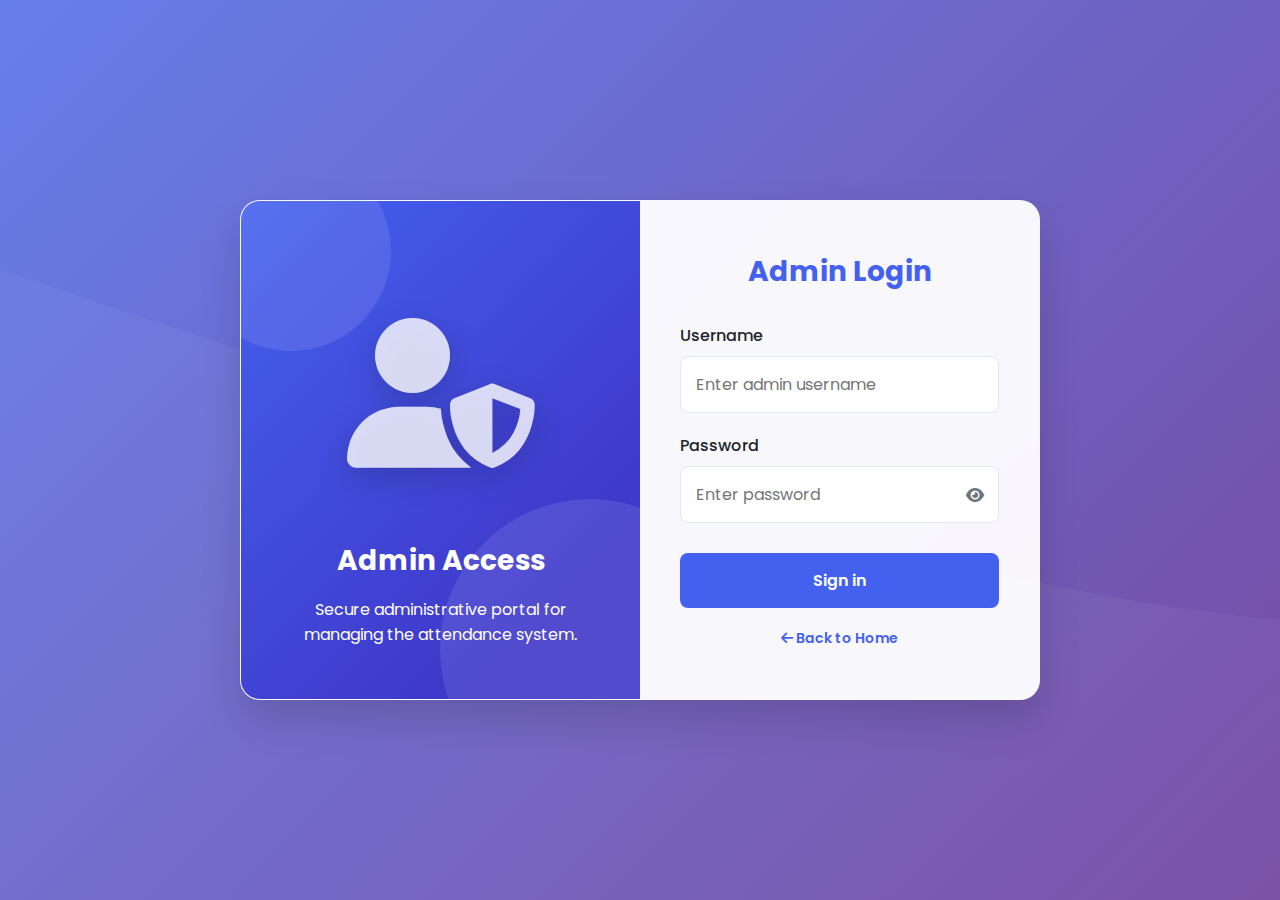
<file: admin-login.html>
<!DOCTYPE html>
<html lang="en">
<head>
    <meta charset="UTF-8">
    <meta name="viewport" content="width=device-width, initial-scale=1.0">
    <title>Admin Login - Edu Track Pro</title>
    <link rel="stylesheet" href="https://cdnjs.cloudflare.com/ajax/libs/font-awesome/6.4.0/css/all.min.css">
    <link href="https://fonts.googleapis.com/css2?family=Poppins:wght@300;400;500;600;700&display=swap" rel="stylesheet">
    <style>
        :root {
            --primary: #4361ee;
            --secondary: #3f37c9;
            --success: #4cc9f0;
            --danger: #f72585;
            --warning: #f8961e;
            --info: #4895ef;
            --light: #f8f9fa;
            --dark: #212529;
            --background: #f0f2f5;
            --card-bg: #ffffff;
            --text: #333333;
            --border: #dddfe2;
        }
        
        * {
            margin: 0;
            padding: 0;
            box-sizing: border-box;
            font-family: 'Poppins', sans-serif;
        }
        
        body {
            background: linear-gradient(135deg, #667eea 0%, #764ba2 100%);
            min-height: 100vh;
            display: flex;
            align-items: center;
            justify-content: center;
            padding: 20px;
            position: relative;
            overflow: hidden;
        }
        
        .login-background {
            position: absolute;
            width: 100%;
            height: 100%;
            top: 0;
            left: 0;
            opacity: 0.1;
            background: url("data:image/svg+xml,%3Csvg xmlns='http://www.w3.org/2000/svg' viewBox='0 0 1440 320'%3E%3Cpath fill='%23ffffff' fill-opacity='0.4' d='M0,96L48,112C96,128,192,160,288,186.7C384,213,480,235,576,213.3C672,192,768,128,864,128C960,128,1056,192,1152,213.3C1248,235,1344,213,1392,202.7L1440,192L1440,320L1392,320C1344,320,1248,320,1152,320C1056,320,960,320,864,320C768,320,672,320,576,320C480,320,384,320,288,320C192,320,96,320,48,320L0,320Z'%3E%3C/path%3E%3C/svg%3E");
            background-size: cover;
        }
        
        .login-container {
            display: flex;
            width: 800px;
            height: 500px;
            background: rgba(255, 255, 255, 0.95);
            border-radius: 20px;
            box-shadow: 0 20px 40px rgba(0, 0, 0, 0.15);
            overflow: hidden;
            z-index: 1;
            animation: fadeIn 0.8s ease;
            border: 1px solid rgba(255, 255, 255, 0.2);
        }
        
        .login-left {
            flex: 1;
            background: linear-gradient(135deg, var(--primary) 0%, var(--secondary) 80%);
            color: white;
            display: flex;
            flex-direction: column;
            justify-content: center;
            align-items: center;
            padding: 40px;
            position: relative;
            overflow: hidden;
        }
        
        .login-left::before {
            content: '';
            position: absolute;
            width: 200px;
            height: 200px;
            background: rgba(255, 255, 255, 0.1);
            border-radius: 50%;
            top: -50px;
            left: -50px;
        }
        
        .login-left::after {
            content: '';
            position: absolute;
            width: 300px;
            height: 300px;
            background: rgba(255, 255, 255, 0.1);
            border-radius: 50%;
            bottom: -100px;
            right: -100px;
        }
        
        .login-left h2 {
            font-size: 28px;
            margin-bottom: 15px;
            z-index: 1;
        }
        
        .login-left p {
            text-align: center;
            font-size: 16px;
            z-index: 1;
        }
        
        .login-graphic {
            font-size: 150px;
            margin: 30px 0;
            color: rgba(255, 255, 255, 0.8);
            z-index: 1;
            animation: float 3s ease-in-out infinite;
            filter: drop-shadow(0 10px 15px rgba(0, 0, 0, 0.2));
        }
        
        .login-right {
            flex: 1;
            display: flex;
            flex-direction: column;
            justify-content: center;
            align-items: center;
            padding: 40px;
        }
        
        .login-right h1 {
            color: var(--primary);
            margin-bottom: 30px;
            font-size: 28px;
        }
        
        .input-group {
            width: 100%;
            margin-bottom: 20px;
        }
        
        .input-group label {
            display: block;
            margin-bottom: 8px;
            font-weight: 500;
            color: var(--dark);
        }
        
        .input-group input {
            width: 100%;
            padding: 15px;
            border: 1px solid #e2e8f0;
            border-radius: 8px;
            font-size: 16px;
            transition: all 0.3s;
        }
        
        .input-group input:focus {
            outline: none;
            border-color: var(--primary);
            box-shadow: 0 0 0 3px rgba(67, 97, 238, 0.15);
        }
        
        .password-container {
            position: relative;
            width: 100%;
        }
        
        .toggle-password {
            position: absolute;
            right: 15px;
            top: 50%;
            transform: translateY(-50%);
            cursor: pointer;
            color: #6c757d;
        }
        
        .login-btn {
            width: 100%;
            padding: 15px;
            background: var(--primary);
            color: white;
            border: none;
            border-radius: 8px;
            font-size: 16px;
            font-weight: 600;
            cursor: pointer;
            transition: all 0.3s;
            margin-top: 10px;
            position: relative;
            overflow: hidden;
        }
        
        .login-btn:hover {
            background: var(--secondary);
            transform: translateY(-2px);
            box-shadow: 0 5px 15px rgba(0, 0, 0, 0.1);
        }
        
        .login-btn:disabled {
            opacity: 0.6;
            cursor: not-allowed;
        }
        
        .back-link {
            margin-top: 20px;
            font-size: 14px;
        }
        
        .back-link a {
            color: var(--primary);
            text-decoration: none;
            font-weight: 600;
        }
        
        .error-message {
            color: var(--danger);
            margin-top: 15px;
            text-align: center;
            font-size: 14px;
            display: none;
            padding: 10px;
            background: rgba(247, 37, 133, 0.1);
            border-radius: 8px;
        }
        
        .error-message.visible {
            display: block;
        }
        
        @keyframes fadeIn {
            from { opacity: 0; transform: translateY(20px); }
            to { opacity: 1; transform: translateY(0); }
        }
        
        @keyframes float {
            0% { transform: translateY(0px); }
            50% { transform: translateY(-10px); }
            100% { transform: translateY(0px); }
        }
        
        @media (max-width: 768px) {
            .login-container {
                flex-direction: column;
                height: auto;
                width: 95%;
                max-width: 500px;
            }
            
            .login-left {
                padding: 30px;
            }
            
            .login-graphic {
                font-size: 80px;
                margin: 20px 0;
            }
        }
    </style>
</head>
<body>
    <div class="login-background"></div>
    <div class="login-container">
        <div class="login-left">
            <div class="login-graphic"><i class="fas fa-user-shield"></i></div>
            <h2>Admin Access</h2>
            <p>Secure administrative portal for managing the attendance system.</p>
        </div>
        <div class="login-right">
            <h1>Admin Login</h1>
            <div class="input-group">
                <label for="username">Username</label>
                <input type="text" id="username" placeholder="Enter admin username" autocomplete="username">
            </div>
            <div class="input-group">
                <label for="password">Password</label>
                <div class="password-container">
                    <input type="password" id="password" placeholder="Enter password" autocomplete="current-password">
                    <span class="toggle-password" id="togglePassword">
                        <i class="fas fa-eye"></i>
                    </span>
                </div>
            </div>
            <button class="login-btn" id="loginBtn">Sign in</button>
            <div class="error-message" id="errorMessage">Invalid username or password.</div>
            <div class="back-link">
                <a href="index.html"><i class="fas fa-arrow-left"></i> Back to Home</a>
            </div>
        </div>
    </div>

    <script>
        document.addEventListener('DOMContentLoaded', () => {
            const togglePassword = document.getElementById('togglePassword');
            const passwordInput = document.getElementById('password');
            const loginBtn = document.getElementById('loginBtn');
            const usernameInput = document.getElementById('username');
            const errorMessage = document.getElementById('errorMessage');

            // Toggle password visibility
            togglePassword.addEventListener('click', function() {
                const type = passwordInput.getAttribute('type') === 'password' ? 'text' : 'password';
                passwordInput.setAttribute('type', type);
                this.querySelector('i').classList.toggle('fa-eye');
                this.querySelector('i').classList.toggle('fa-eye-slash');
            });

            // Handle login
            loginBtn.addEventListener('click', handleLogin);
            passwordInput.addEventListener('keypress', (e) => {
                if (e.key === 'Enter') handleLogin();
            });
            usernameInput.addEventListener('keypress', (e) => {
                if (e.key === 'Enter') handleLogin();
            });

            function handleLogin() {
                const username = usernameInput.value.trim();
                const password = passwordInput.value.trim();
                
                errorMessage.classList.remove('visible');
                
                if (!username || !password) {
                    errorMessage.textContent = 'Please enter both username and password.';
                    errorMessage.classList.add('visible');
                    return;
                }

                // Admin credentials (matching the enhanced admin panel)
                if (username === 'admin' && password === 'admin123') {
                    loginBtn.innerHTML = '<i class="fas fa-circle-notch fa-spin"></i> Signing in...';
                    loginBtn.disabled = true;
                    
                    sessionStorage.setItem('isLoggedIn', 'true');
                    sessionStorage.setItem('userRole', 'admin');
                    
                    setTimeout(() => {
                        window.location.href = 'admin-dashboard-enhanced.html';
                    }, 800);
                } else {
                    errorMessage.textContent = 'Invalid username or password.';
                    errorMessage.classList.add('visible');
                    
                    // Shake animation
                    const container = document.querySelector('.login-container');
                    container.style.animation = 'none';
                    setTimeout(() => {
                        container.style.animation = 'fadeIn 0.3s ease';
                    }, 10);
                }
            }
        });
    </script>
</body>
</html>
</file>
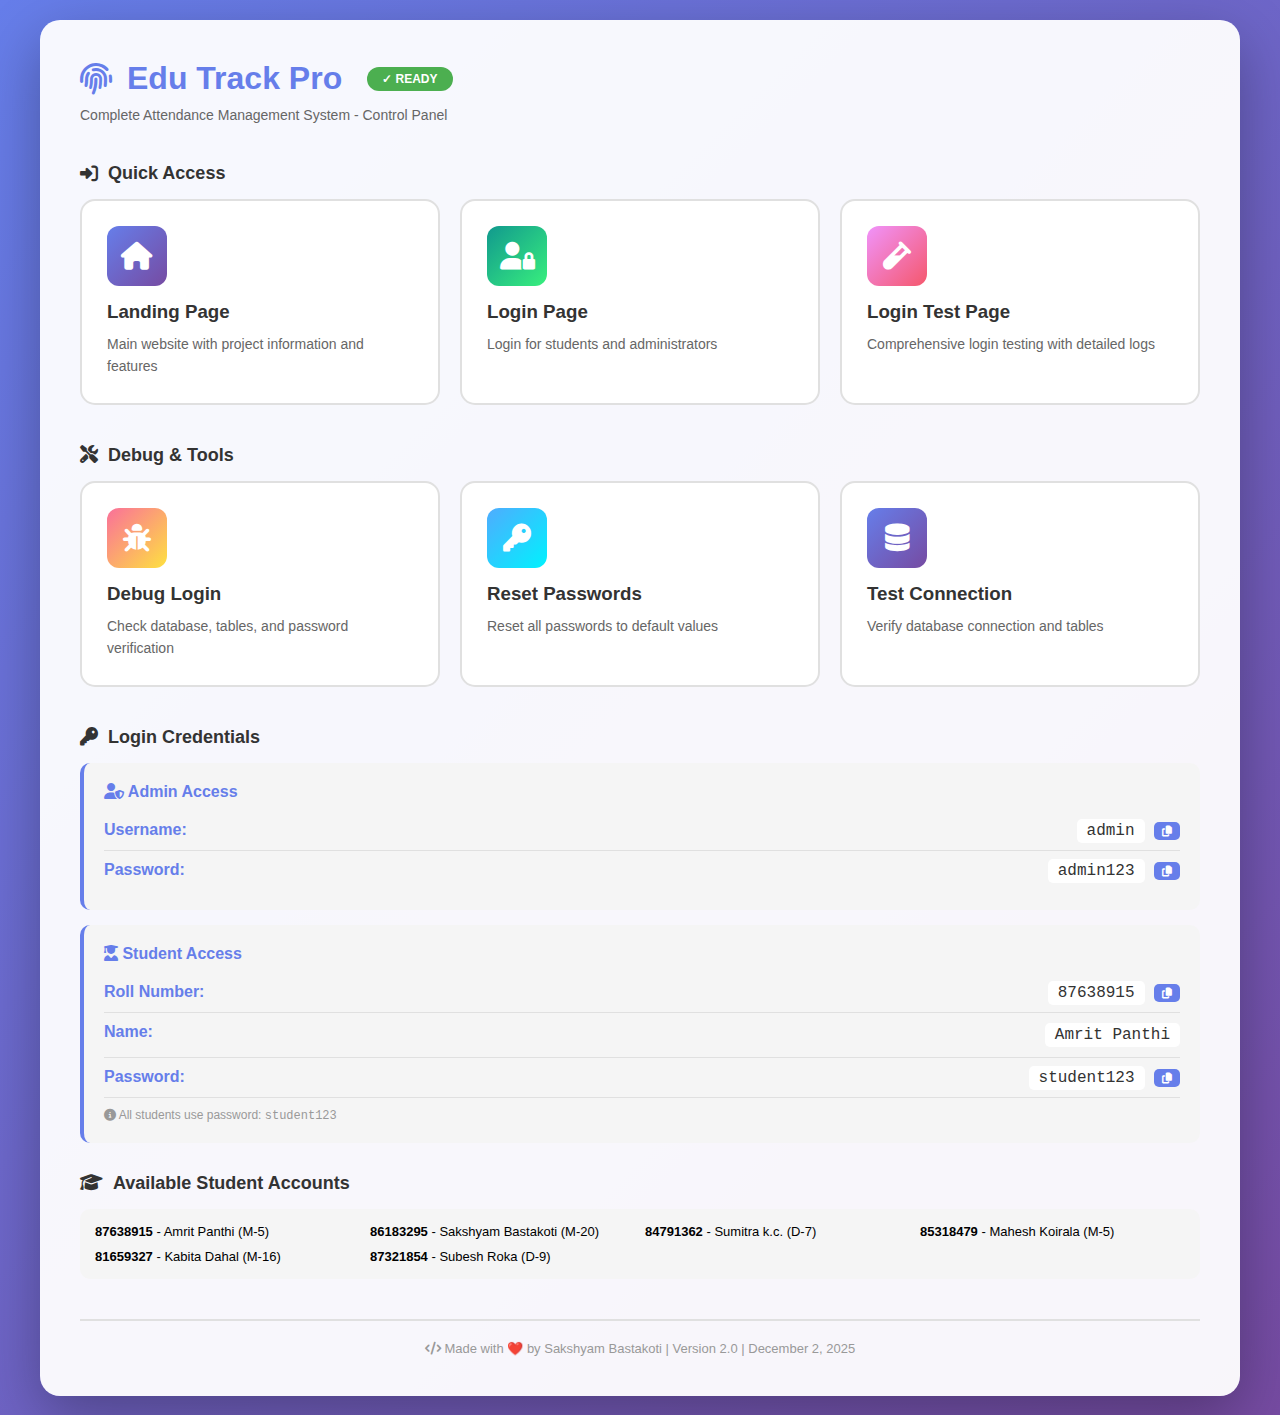
<file: control-panel.html>
<!DOCTYPE html>
<html lang="en">
<head>
    <meta charset="UTF-8">
    <meta name="viewport" content="width=device-width, initial-scale=1.0">
    <title>Control Panel - Edu Track Pro</title>
    <link rel="stylesheet" href="https://cdnjs.cloudflare.com/ajax/libs/font-awesome/6.4.0/css/all.min.css">
    <style>
        * { margin: 0; padding: 0; box-sizing: border-box; }
        body {
            font-family: 'Segoe UI', Tahoma, Geneva, Verdana, sans-serif;
            background: linear-gradient(135deg, #667eea 0%, #764ba2 100%);
            min-height: 100vh;
            display: flex;
            align-items: center;
            justify-content: center;
            padding: 20px;
        }
        .control-panel {
            background: rgba(255, 255, 255, 0.95);
            border-radius: 20px;
            box-shadow: 0 20px 60px rgba(0,0,0,0.3);
            max-width: 1200px;
            width: 100%;
            padding: 40px;
        }
        h1 {
            color: #667eea;
            margin-bottom: 10px;
            display: flex;
            align-items: center;
            gap: 15px;
        }
        .subtitle {
            color: #666;
            margin-bottom: 40px;
            font-size: 14px;
        }
        .status {
            display: inline-block;
            padding: 5px 15px;
            background: #4caf50;
            color: white;
            border-radius: 20px;
            font-size: 12px;
            margin-left: 10px;
        }
        .grid {
            display: grid;
            grid-template-columns: repeat(auto-fit, minmax(280px, 1fr));
            gap: 20px;
            margin-bottom: 40px;
        }
        .card {
            background: white;
            border: 2px solid #e0e0e0;
            border-radius: 15px;
            padding: 25px;
            transition: all 0.3s;
            cursor: pointer;
            text-decoration: none;
            color: inherit;
            display: block;
        }
        .card:hover {
            transform: translateY(-5px);
            box-shadow: 0 10px 30px rgba(0,0,0,0.15);
            border-color: #667eea;
        }
        .card-icon {
            width: 60px;
            height: 60px;
            border-radius: 12px;
            display: flex;
            align-items: center;
            justify-content: center;
            font-size: 28px;
            margin-bottom: 15px;
        }
        .card h3 {
            margin-bottom: 10px;
            color: #333;
        }
        .card p {
            color: #666;
            font-size: 14px;
            line-height: 1.6;
        }
        .primary { background: linear-gradient(135deg, #667eea, #764ba2); color: white; }
        .success { background: linear-gradient(135deg, #11998e, #38ef7d); color: white; }
        .warning { background: linear-gradient(135deg, #f093fb, #f5576c); color: white; }
        .info { background: linear-gradient(135deg, #4facfe, #00f2fe); color: white; }
        .debug { background: linear-gradient(135deg, #fa709a, #fee140); color: white; }
        .section {
            margin-bottom: 30px;
        }
        .section h2 {
            color: #333;
            margin-bottom: 15px;
            font-size: 18px;
            display: flex;
            align-items: center;
            gap: 10px;
        }
        .credentials {
            background: #f5f5f5;
            padding: 20px;
            border-radius: 10px;
            border-left: 4px solid #667eea;
        }
        .cred-item {
            display: flex;
            justify-content: space-between;
            padding: 10px 0;
            border-bottom: 1px solid #e0e0e0;
        }
        .cred-item:last-child {
            border-bottom: none;
        }
        .cred-label {
            font-weight: 600;
            color: #667eea;
        }
        .cred-value {
            font-family: 'Courier New', monospace;
            background: white;
            padding: 3px 10px;
            border-radius: 5px;
            color: #333;
        }
        .copy-btn {
            background: #667eea;
            color: white;
            border: none;
            padding: 3px 8px;
            border-radius: 5px;
            cursor: pointer;
            font-size: 11px;
            margin-left: 5px;
        }
        @media (max-width: 768px) {
            .grid { grid-template-columns: 1fr; }
            .control-panel { padding: 20px; }
        }
    </style>
</head>
<body>
    <div class="control-panel">
        <h1>
            <i class="fas fa-fingerprint"></i>
            Edu Track Pro
            <span class="status">✓ READY</span>
        </h1>
        <p class="subtitle">Complete Attendance Management System - Control Panel</p>

        <div class="section">
            <h2><i class="fas fa-sign-in-alt"></i> Quick Access</h2>
            <div class="grid">
                <a href="index.html" class="card">
                    <div class="card-icon primary">
                        <i class="fas fa-home"></i>
                    </div>
                    <h3>Landing Page</h3>
                    <p>Main website with project information and features</p>
                </a>

                <a href="login.html" class="card">
                    <div class="card-icon success">
                        <i class="fas fa-user-lock"></i>
                    </div>
                    <h3>Login Page</h3>
                    <p>Login for students and administrators</p>
                </a>

                <a href="test-login.html" class="card">
                    <div class="card-icon warning">
                        <i class="fas fa-vial"></i>
                    </div>
                    <h3>Login Test Page</h3>
                    <p>Comprehensive login testing with detailed logs</p>
                </a>
            </div>
        </div>

        <div class="section">
            <h2><i class="fas fa-tools"></i> Debug & Tools</h2>
            <div class="grid">
                <a href="API/debug-login.php" class="card">
                    <div class="card-icon debug">
                        <i class="fas fa-bug"></i>
                    </div>
                    <h3>Debug Login</h3>
                    <p>Check database, tables, and password verification</p>
                </a>

                <a href="API/reset-passwords.php" class="card">
                    <div class="card-icon info">
                        <i class="fas fa-key"></i>
                    </div>
                    <h3>Reset Passwords</h3>
                    <p>Reset all passwords to default values</p>
                </a>

                <a href="API/test-connection.php" class="card">
                    <div class="card-icon primary">
                        <i class="fas fa-database"></i>
                    </div>
                    <h3>Test Connection</h3>
                    <p>Verify database connection and tables</p>
                </a>
            </div>
        </div>

        <div class="section">
            <h2><i class="fas fa-key"></i> Login Credentials</h2>
            
            <div class="credentials" style="margin-bottom: 15px;">
                <h4 style="margin-bottom: 10px; color: #667eea;"><i class="fas fa-user-shield"></i> Admin Access</h4>
                <div class="cred-item">
                    <span class="cred-label">Username:</span>
                    <span>
                        <span class="cred-value" id="adminUser">admin</span>
                        <button class="copy-btn" onclick="copy('adminUser')"><i class="fas fa-copy"></i></button>
                    </span>
                </div>
                <div class="cred-item">
                    <span class="cred-label">Password:</span>
                    <span>
                        <span class="cred-value" id="adminPass">admin123</span>
                        <button class="copy-btn" onclick="copy('adminPass')"><i class="fas fa-copy"></i></button>
                    </span>
                </div>
            </div>

            <div class="credentials">
                <h4 style="margin-bottom: 10px; color: #667eea;"><i class="fas fa-user-graduate"></i> Student Access</h4>
                <div class="cred-item">
                    <span class="cred-label">Roll Number:</span>
                    <span>
                        <span class="cred-value" id="studentRoll">87638915</span>
                        <button class="copy-btn" onclick="copy('studentRoll')"><i class="fas fa-copy"></i></button>
                    </span>
                </div>
                <div class="cred-item">
                    <span class="cred-label">Name:</span>
                    <span class="cred-value">Amrit Panthi</span>
                </div>
                <div class="cred-item">
                    <span class="cred-label">Password:</span>
                    <span>
                        <span class="cred-value" id="studentPass">student123</span>
                        <button class="copy-btn" onclick="copy('studentPass')"><i class="fas fa-copy"></i></button>
                    </span>
                </div>
                <p style="margin-top: 10px; font-size: 12px; color: #999;">
                    <i class="fas fa-info-circle"></i> All students use password: <code>student123</code>
                </p>
            </div>
        </div>

        <div class="section">
            <h2><i class="fas fa-graduation-cap"></i> Available Student Accounts</h2>
            <div style="background: #f5f5f5; padding: 15px; border-radius: 10px; font-size: 13px;">
                <div style="display: grid; grid-template-columns: repeat(auto-fit, minmax(250px, 1fr)); gap: 10px;">
                    <div><strong>87638915</strong> - Amrit Panthi (M-5)</div>
                    <div><strong>86183295</strong> - Sakshyam Bastakoti (M-20)</div>
                    <div><strong>84791362</strong> - Sumitra k.c. (D-7)</div>
                    <div><strong>85318479</strong> - Mahesh Koirala (M-5)</div>
                    <div><strong>81659327</strong> - Kabita Dahal (M-16)</div>
                    <div><strong>87321854</strong> - Subesh Roka (D-9)</div>
                </div>
            </div>
        </div>

        <div style="margin-top: 40px; padding-top: 20px; border-top: 2px solid #e0e0e0; text-align: center; color: #999; font-size: 13px;">
            <p><i class="fas fa-code"></i> Made with ❤️ by Sakshyam Bastakoti | Version 2.0 | December 2, 2025</p>
        </div>
    </div>

    <script>
        function copy(elementId) {
            const text = document.getElementById(elementId).textContent;
            navigator.clipboard.writeText(text).then(() => {
                const btn = event.target.closest('button');
                const originalHTML = btn.innerHTML;
                btn.innerHTML = '<i class="fas fa-check"></i>';
                btn.style.background = '#4caf50';
                setTimeout(() => {
                    btn.innerHTML = originalHTML;
                    btn.style.background = '#667eea';
                }, 1500);
            });
        }

        // Auto-check XAMPP status
        window.addEventListener('load', async () => {
            try {
                const response = await fetch('API/test-connection.php');
                if (response.ok) {
                    console.log('✓ Backend is running');
                } else {
                    console.warn('⚠ Backend connection issue');
                }
            } catch (error) {
                console.error('✗ Cannot connect to backend');
            }
        });
    </script>
</body>
</html>
</file>
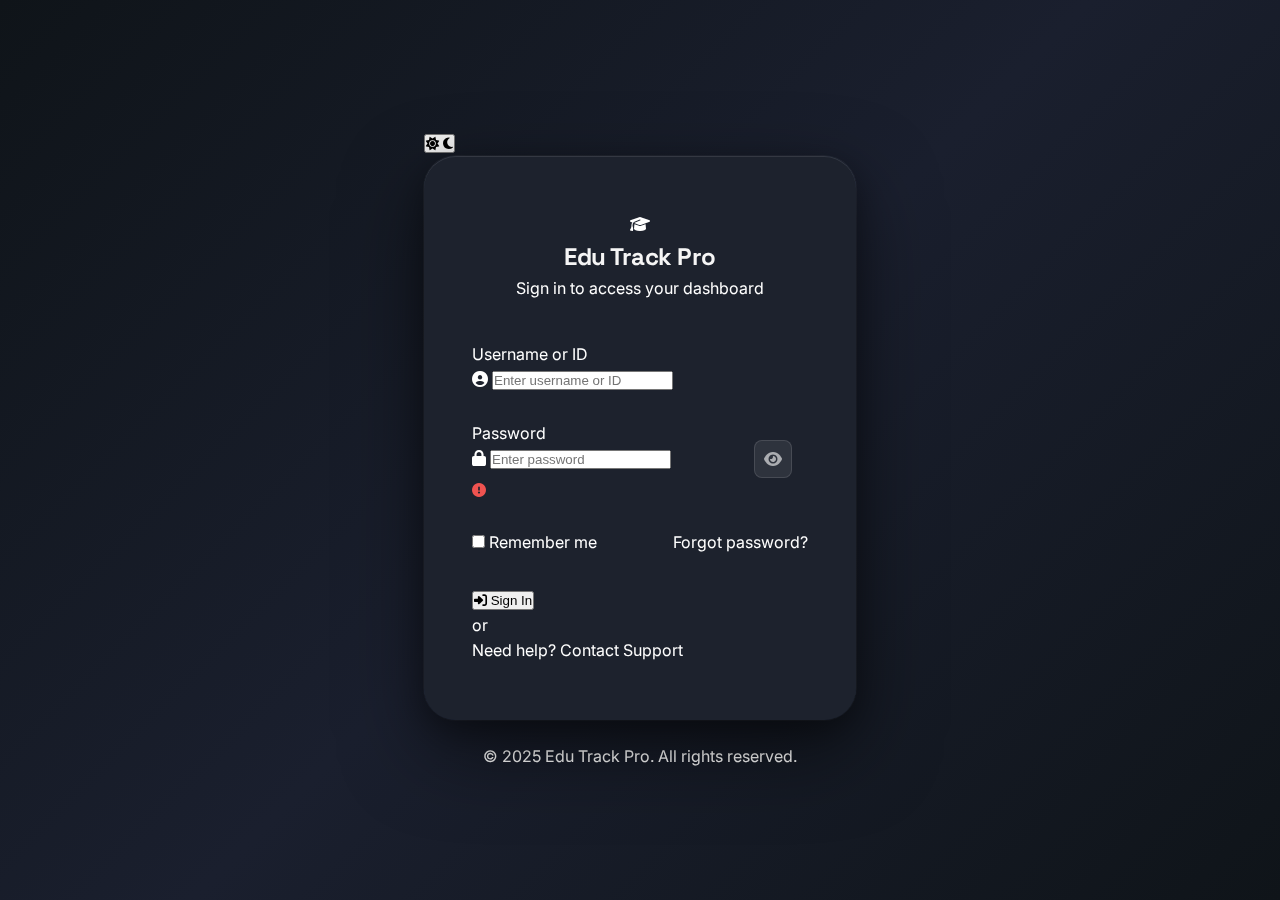
<file: login.html>
<!DOCTYPE html>
<html lang="en">
<head>
    <meta charset="UTF-8">
    <meta name="viewport" content="width=device-width, initial-scale=1.0">
    <title>Login - Edu Track Pro</title>
    <link rel="preconnect" href="https://fonts.googleapis.com">
    <link rel="preconnect" href="https://fonts.gstatic.com" crossorigin>
    <link href="https://fonts.googleapis.com/css2?family=Inter:wght@300;400;500;600;700;800;900&family=Space+Grotesk:wght@400;500;600;700&display=swap" rel="stylesheet">
    <link rel="stylesheet" href="https://cdnjs.cloudflare.com/ajax/libs/font-awesome/6.4.0/css/all.min.css">
    <link rel="stylesheet" href="css/style.css">
    <link rel="stylesheet" href="css/login.css">
</head>
<body>
    <div class="login-container">
        <!-- Theme Toggle -->
        <button class="theme-toggle" id="themeToggle" aria-label="Toggle theme">
            <i class="fas fa-sun"></i>
            <i class="fas fa-moon"></i>
        </button>

        <!-- Animated Background -->
        <div class="animated-bg">
            <div class="gradient-orb orb-1"></div>
            <div class="gradient-orb orb-2"></div>
            <div class="gradient-orb orb-3"></div>
            <div class="grid-overlay"></div>
        </div>

        <!-- Centered Login Form -->
        <div class="form-section">
            <div class="form-container">
                <div class="login-card">
                    <div class="login-header">
                        <div class="logo-circle">
                            <i class="fas fa-graduation-cap"></i>
                        </div>
                        <h2>Edu Track Pro</h2>
                        <p>Sign in to access your dashboard</p>
                    </div>

                    <form id="loginForm" class="login-form">
                        <div class="input-group">
                            <label for="username">Username or ID</label>
                            <div class="input-wrapper">
                                <i class="fas fa-user-circle"></i>
                                <input type="text" id="username" placeholder="Enter username or ID" required autocomplete="username">
                            </div>
                        </div>

                        <div class="input-group">
                            <label for="password">Password</label>
                            <div class="input-wrapper password-field">
                                <i class="fas fa-lock"></i>
                                <input type="password" id="password" placeholder="Enter password" required autocomplete="current-password">
                                <span class="toggle-password" id="togglePassword">
                                    <i class="fas fa-eye" id="toggleIcon"></i>
                                </span>
                            </div>
                            <div id="login-error" class="error-message"></div>
                        </div>

                        <div class="form-options">
                            <label class="checkbox-wrapper">
                                <input type="checkbox" id="rememberMe">
                                <span class="checkbox-custom"></span>
                                <span class="checkbox-label">Remember me</span>
                            </label>
                            <a href="#" class="forgot-link">Forgot password?</a>
                        </div>

                        <button type="submit" class="btn-submit">
                            <span>Sign In</span>
                            <i class="fas fa-arrow-right"></i>
                        </button>

                        <div class="divider">
                            <span>or</span>
                        </div>

                        <div class="support-link">
                            <p>Need help? <a href="#">Contact Support</a></p>
                        </div>
                    </form>
                </div>

                <footer class="login-footer">
                    <p>&copy; 2025 Edu Track Pro. All rights reserved.</p>
                </footer>
            </div>
        </div>
    </div>

    <script src="js/main.js"></script>
    <script src="js/login.js"></script>
    <script src="js/loginHandler.js"></script>
</body>
</html>
</file>
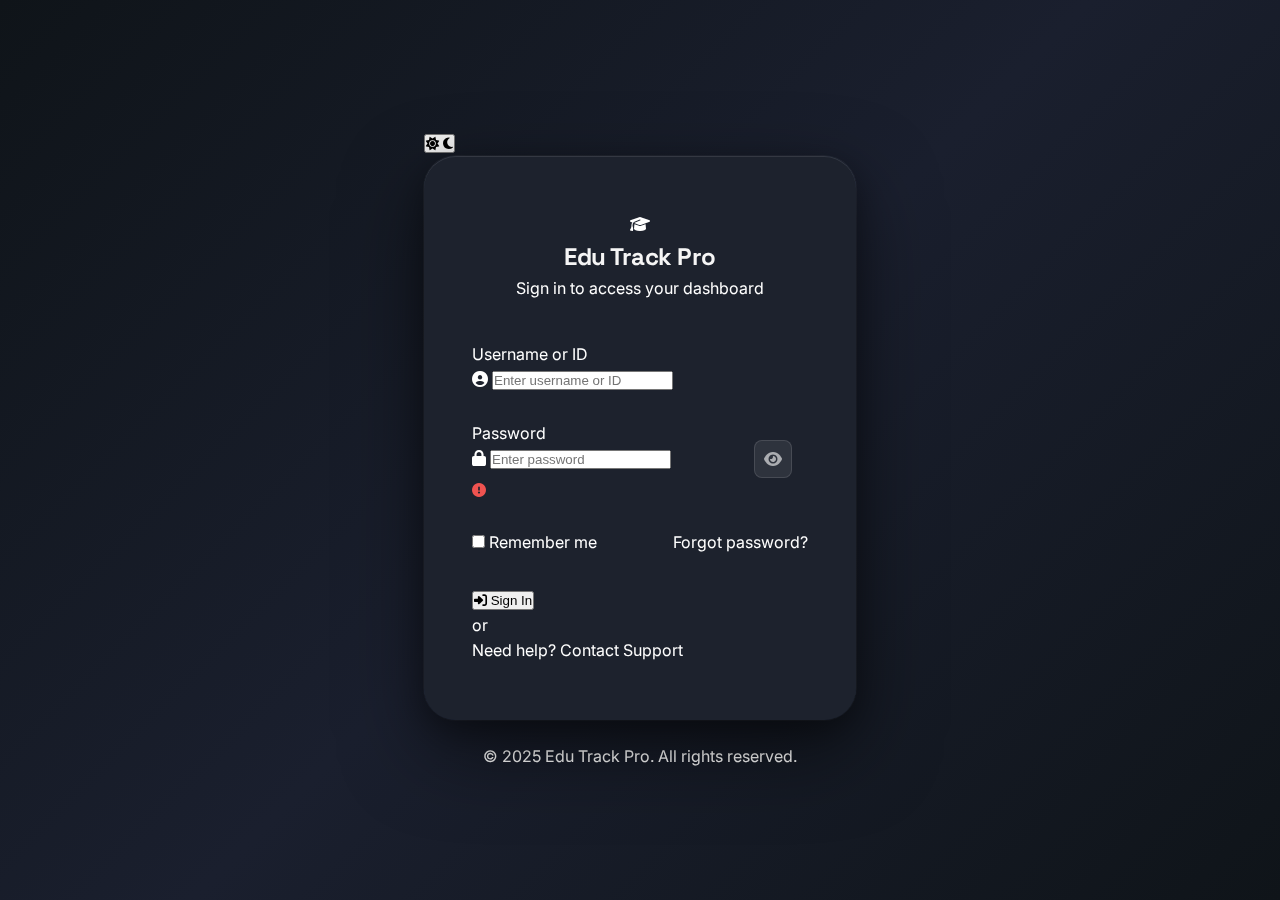
<file: student-dashboard.html>
<!DOCTYPE html>
<html lang="en">
<head>
    <meta charset="UTF-8">
    <meta name="viewport" content="width=device-width, initial-scale=1.0">
    <title>Student Dashboard - Edu Track Pro</title>
    <link href="https://fonts.googleapis.com/css2?family=Inter:wght@300;400;500;600;700&family=Space+Grotesk:wght@400;500;600;700&display=swap" rel="stylesheet">
    <link rel="stylesheet" href="https://cdnjs.cloudflare.com/ajax/libs/font-awesome/6.4.0/css/all.min.css">
    <link rel="stylesheet" href="css/style.css">
    <link rel="stylesheet" href="css/student-dashboard.css">
</head>
<body>
    <nav class="navbar">
        <div class="container">
            <a href="index.html" class="logo">
                <i class="fas fa-fingerprint"></i> Edu Track Pro <span class="badge">Student</span>
            </a>
            <ul class="nav-links">
                <li>
                    <button id="themeToggle" class="theme-btn" aria-label="Toggle Theme">
                        <i class="fas fa-moon"></i>
                    </button>
                </li>
                <li><a href="#" onclick="logout()">Logout</a></li>
            </ul>
            <div class="hamburger">
                <i class="fas fa-bars"></i>
            </div>
        </div>
    </nav>

    <div class="dashboard-container">
        <!-- Left Column: Profile & Status -->
        <div class="dashboard-left-col">
            <div class="student-profile">
                <div class="profile-glow"></div>
                <div class="avatar">
                    <i class="fas fa-user-graduate"></i>
                </div>
                <div class="info">
                    <h2 id="studentName">Welcome, Student</h2>
                    <div class="student-details-grid">
                        <p><i class="fas fa-id-card"></i> <strong>Roll No:</strong> <span id="studentRoll">Loading...</span></p>
                        <p><i class="fas fa-layer-group"></i> <strong>Class:</strong> <span id="studentClass">Loading...</span></p>
                        <p><i class="fas fa-fingerprint"></i> <strong>UID:</strong> <span id="studentUID">Loading...</span></p>
                        <p><i class="fas fa-map-marker-alt"></i> <strong>Address:</strong> <span id="studentAddress">Loading...</span></p>
                    </div>
                </div>
            </div>

            <div class="attendance-card">
                <h3><i class="fas fa-check-circle"></i> Today's Status</h3>
                <p id="currentDate" style="font-size: 0.9rem; color: var(--text-light); margin-top: 5px;"></p>
                <div id="todayStatusText" style="font-weight: 600; font-size: 1.1rem; margin-top: 5px;">Marked PRESENT</div>
            </div>

            <!-- Check Specific Date (Moved to Left Col) -->
            <div class="check-date-section">
                <h3><i class="fas fa-calendar-day"></i> Check Date</h3>
                <div class="date-checker-container" style="flex-direction: column; align-items: stretch;">
                    <div class="input-group">
                        <input type="date" id="checkDateInput" class="date-input">
                        <button id="checkDateBtn" class="btn-check" style="justify-content: center;">
                            <i class="fas fa-search"></i> Check
                        </button>
                    </div>
                    <div id="dateResult" class="date-result">
                        <p class="placeholder-text">Select date to check</p>
                    </div>
                </div>
            </div>
        </div>

        <!-- Right Column: Calendar -->
        <div class="dashboard-right-col">
            <div class="calendar-section">
                <div class="calendar-header">
                    <h3 id="calendarMonthYear">September 2025</h3>
                    <div class="month-nav">
                        <button id="prevMonth"><i class="fas fa-chevron-left"></i></button>
                        <button id="nextMonth"><i class="fas fa-chevron-right"></i></button>
                    </div>
                </div>
                
                <div id="adminCalendarHint" style="display: none; padding: 10px; margin-bottom: 10px; background: rgba(91, 123, 233, 0.1); border: 1px solid rgba(91, 123, 233, 0.3); border-radius: 8px; font-size: 0.85rem; color: var(--primary-color);">
                    <i class="fas fa-info-circle"></i> <strong>Admin Mode:</strong> Click on any date to mark/unmark attendance
                </div>
                
                <div class="calendar-grid" id="calendarGrid">
                    <!-- Day Headers -->
                    <div class="calendar-day-header">Sun</div>
                    <div class="calendar-day-header">Mon</div>
                    <div class="calendar-day-header">Tue</div>
                    <div class="calendar-day-header">Wed</div>
                    <div class="calendar-day-header">Thu</div>
                    <div class="calendar-day-header">Fri</div>
                    <div class="calendar-day-header">Sat</div>
                    
                    <!-- Days will be generated by JS -->
                </div>

                <div class="calendar-legend">
                    <div class="legend-item">
                        <span class="dot present"></span> Present
                    </div>
                    <div class="legend-item">
                        <span class="dot absent"></span> Absent
                    </div>
                </div>
            </div>
        </div>
    </div>

    <script src="js/student-dashboard.js"></script>
</body>
</html>
</file>
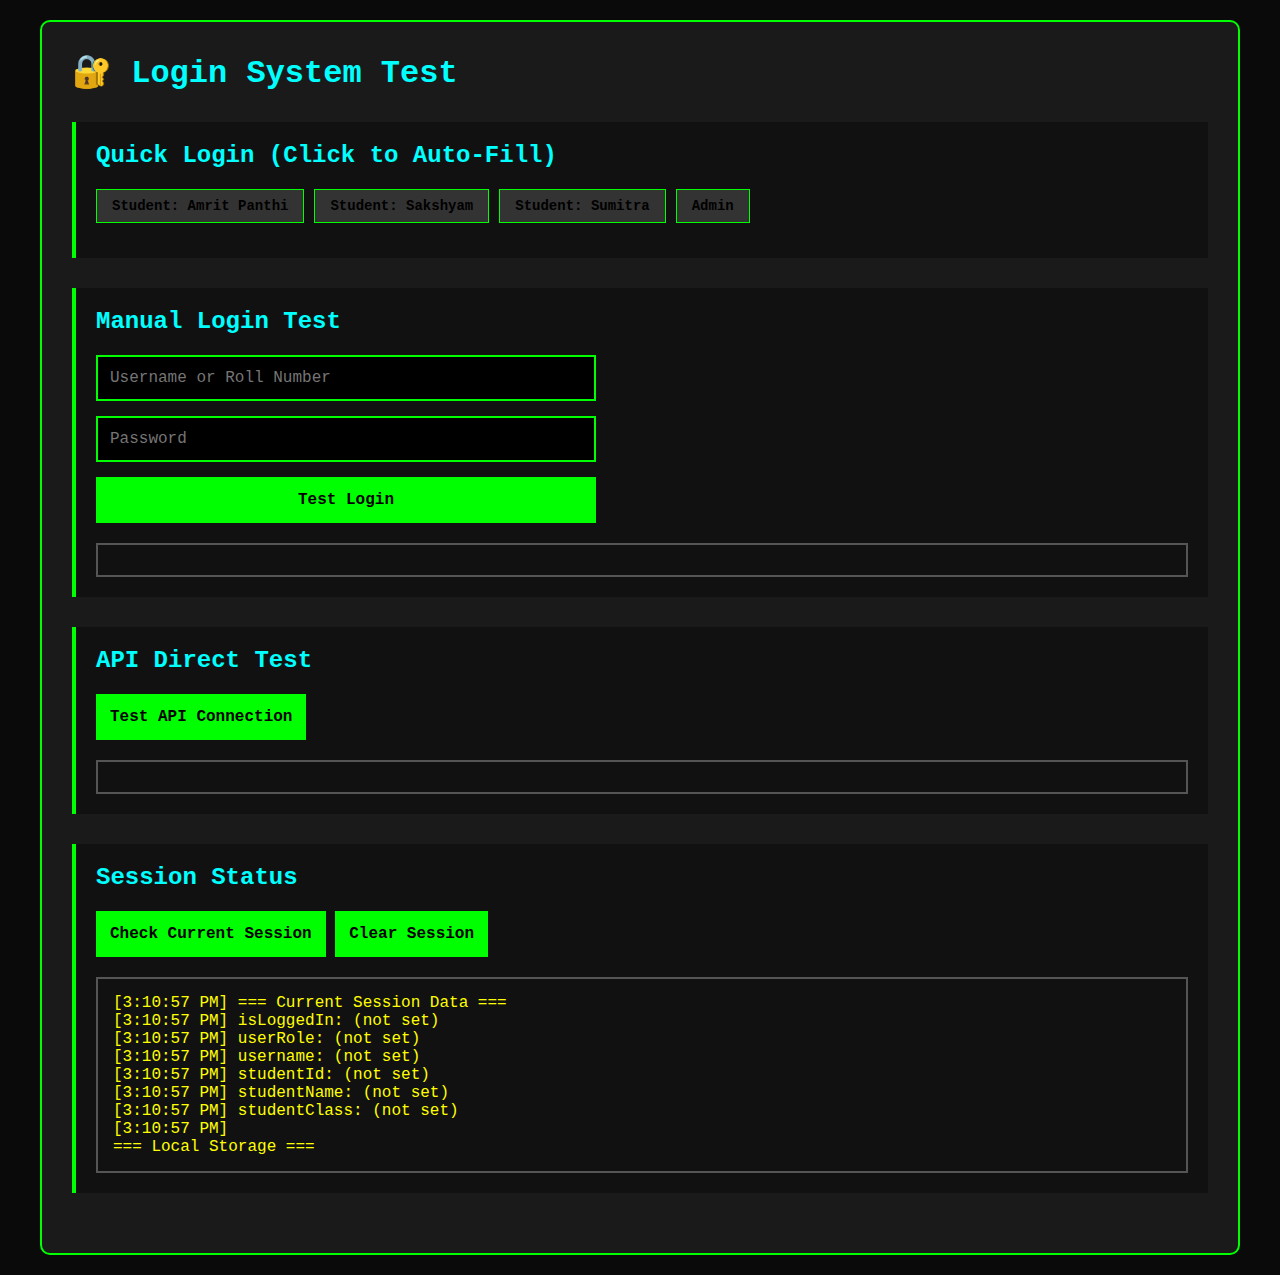
<file: test-login.html>
<!DOCTYPE html>
<html lang="en">
<head>
    <meta charset="UTF-8">
    <meta name="viewport" content="width=device-width, initial-scale=1.0">
    <title>Login Test - Edu Track Pro</title>
    <style>
        * { margin: 0; padding: 0; box-sizing: border-box; }
        body {
            font-family: 'Courier New', monospace;
            background: #0a0a0a;
            color: #0f0;
            padding: 20px;
        }
        .container {
            max-width: 1200px;
            margin: 0 auto;
            background: #1a1a1a;
            border: 2px solid #0f0;
            border-radius: 10px;
            padding: 30px;
        }
        h1, h2 { color: #0ff; margin-bottom: 20px; }
        .test-section {
            margin: 30px 0;
            padding: 20px;
            background: #111;
            border-left: 4px solid #0f0;
        }
        .login-form {
            display: grid;
            gap: 15px;
            max-width: 500px;
        }
        input, button {
            padding: 12px;
            font-size: 16px;
            border: 2px solid #0f0;
            background: #000;
            color: #0f0;
            font-family: 'Courier New', monospace;
        }
        button {
            cursor: pointer;
            background: #0f0;
            color: #000;
            font-weight: bold;
            transition: all 0.3s;
        }
        button:hover { background: #0ff; }
        .result {
            margin-top: 20px;
            padding: 15px;
            border: 2px solid #555;
            white-space: pre-wrap;
            max-height: 400px;
            overflow-y: auto;
        }
        .success { color: #0f0; }
        .error { color: #f00; }
        .info { color: #ff0; }
        .quick-login {
            display: flex;
            gap: 10px;
            flex-wrap: wrap;
            margin: 15px 0;
        }
        .quick-btn {
            padding: 8px 15px;
            font-size: 14px;
            background: #333;
            border: 1px solid #0f0;
        }
        pre {
            background: #000;
            padding: 10px;
            overflow-x: auto;
            border: 1px solid #0f0;
        }
    </style>
</head>
<body>
    <div class="container">
        <h1>🔐 Login System Test</h1>
        
        <div class="test-section">
            <h2>Quick Login (Click to Auto-Fill)</h2>
            <div class="quick-login">
                <button class="quick-btn" onclick="quickLogin('87638915', 'student123')">Student: Amrit Panthi</button>
                <button class="quick-btn" onclick="quickLogin('86183295', 'student123')">Student: Sakshyam</button>
                <button class="quick-btn" onclick="quickLogin('84791362', 'student123')">Student: Sumitra</button>
                <button class="quick-btn" onclick="quickLogin('admin', 'admin123')">Admin</button>
            </div>
        </div>

        <div class="test-section">
            <h2>Manual Login Test</h2>
            <div class="login-form">
                <input type="text" id="username" placeholder="Username or Roll Number">
                <input type="password" id="password" placeholder="Password">
                <button onclick="testLogin()">Test Login</button>
            </div>
            <div id="loginResult" class="result"></div>
        </div>

        <div class="test-section">
            <h2>API Direct Test</h2>
            <button onclick="testAPIConnection()">Test API Connection</button>
            <div id="apiResult" class="result"></div>
        </div>

        <div class="test-section">
            <h2>Session Status</h2>
            <button onclick="checkSession()">Check Current Session</button>
            <button onclick="clearSession()">Clear Session</button>
            <div id="sessionResult" class="result"></div>
        </div>
    </div>

    <script>
        function log(elementId, message, type = 'info') {
            const element = document.getElementById(elementId);
            const timestamp = new Date().toLocaleTimeString();
            const className = type === 'error' ? 'error' : type === 'success' ? 'success' : 'info';
            element.innerHTML += `<span class="${className}">[${timestamp}] ${message}</span>\n`;
            element.scrollTop = element.scrollHeight;
        }

        function clearLog(elementId) {
            document.getElementById(elementId).innerHTML = '';
        }

        function quickLogin(username, password) {
            document.getElementById('username').value = username;
            document.getElementById('password').value = password;
            testLogin();
        }

        async function testLogin() {
            const username = document.getElementById('username').value.trim();
            const password = document.getElementById('password').value.trim();
            
            if (!username || !password) {
                alert('Please enter both username and password');
                return;
            }

            clearLog('loginResult');
            log('loginResult', `Testing login for: ${username}`, 'info');
            
            try {
                const response = await fetch('API/login.php', {
                    method: 'POST',
                    headers: {
                        'Content-Type': 'application/json'
                    },
                    body: JSON.stringify({
                        username: username,
                        password: password
                    })
                });

                log('loginResult', `Response Status: ${response.status} ${response.statusText}`, 'info');

                const result = await response.json();
                log('loginResult', `Response Data:\n${JSON.stringify(result, null, 2)}`, 'info');

                if (result.success) {
                    log('loginResult', '✓ LOGIN SUCCESSFUL!', 'success');
                    
                    // Store session data
                    sessionStorage.setItem('isLoggedIn', 'true');
                    sessionStorage.setItem('userRole', result.data.role);
                    
                    if (result.data.role === 'admin') {
                        sessionStorage.setItem('username', result.data.username);
                        log('loginResult', 'Redirecting to admin-dashboard.html in 2 seconds...', 'success');
                        setTimeout(() => {
                            window.location.href = 'admin-dashboard.html';
                        }, 2000);
                    } else if (result.data.role === 'student') {
                        sessionStorage.setItem('studentId', result.data.roll);
                        sessionStorage.setItem('studentName', result.data.name);
                        sessionStorage.setItem('studentClass', result.data.class);
                        log('loginResult', `Student Data Stored:
- Roll: ${result.data.roll}
- Name: ${result.data.name}
- Class: ${result.data.class}`, 'success');
                        log('loginResult', 'Redirecting to student-dashboard.html in 2 seconds...', 'success');
                        setTimeout(() => {
                            window.location.href = 'student-dashboard.html';
                        }, 2000);
                    }
                } else {
                    log('loginResult', `✗ LOGIN FAILED: ${result.message}`, 'error');
                }

            } catch (error) {
                log('loginResult', `✗ ERROR: ${error.message}`, 'error');
                log('loginResult', `Stack: ${error.stack}`, 'error');
            }
        }

        async function testAPIConnection() {
            clearLog('apiResult');
            log('apiResult', 'Testing API endpoint...', 'info');
            
            try {
                const response = await fetch('API/login.php', {
                    method: 'POST',
                    headers: {
                        'Content-Type': 'application/json'
                    },
                    body: JSON.stringify({
                        username: 'test',
                        password: 'test'
                    })
                });

                log('apiResult', `✓ API is reachable (Status: ${response.status})`, 'success');
                const result = await response.json();
                log('apiResult', `Response:\n${JSON.stringify(result, null, 2)}`, 'info');

            } catch (error) {
                log('apiResult', `✗ API Connection Failed: ${error.message}`, 'error');
            }
        }

        function checkSession() {
            clearLog('sessionResult');
            log('sessionResult', '=== Current Session Data ===', 'info');
            
            const keys = ['isLoggedIn', 'userRole', 'username', 'studentId', 'studentName', 'studentClass'];
            
            keys.forEach(key => {
                const value = sessionStorage.getItem(key);
                if (value) {
                    log('sessionResult', `${key}: ${value}`, 'success');
                } else {
                    log('sessionResult', `${key}: (not set)`, 'info');
                }
            });
            
            log('sessionResult', '\n=== Local Storage ===', 'info');
            const localKeys = ['rememberedUsername', 'theme', 'loginTheme'];
            localKeys.forEach(key => {
                const value = localStorage.getItem(key);
                if (value) {
                    log('sessionResult', `${key}: ${value}`, 'success');
                }
            });
        }

        function clearSession() {
            sessionStorage.clear();
            localStorage.removeItem('rememberedUsername');
            clearLog('sessionResult');
            log('sessionResult', '✓ Session cleared!', 'success');
        }

        // Auto-check session on load
        window.addEventListener('load', () => {
            checkSession();
        });
    </script>
</body>
</html>
</file>
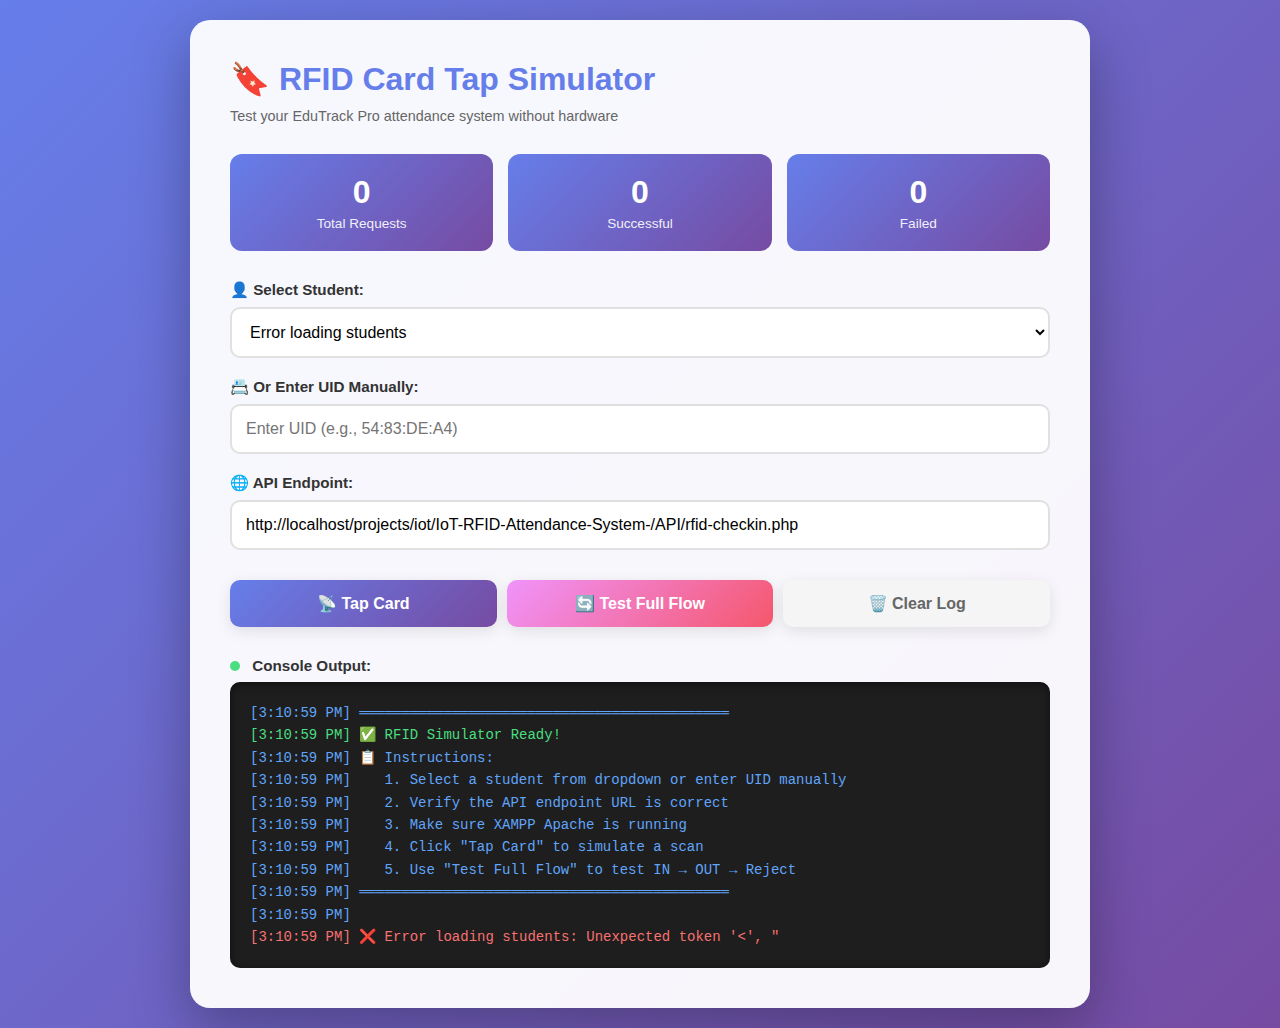
<file: test-rfid.html>
<!DOCTYPE html>
<html lang="en">
<head>
    <meta charset="UTF-8">
    <meta name="viewport" content="width=device-width, initial-scale=1.0">
    <title>RFID Card Tap Simulator - EduTrack Pro</title>
    <style>
        * {
            margin: 0;
            padding: 0;
            box-sizing: border-box;
        }

        body {
            font-family: 'Segoe UI', Tahoma, Geneva, Verdana, sans-serif;
            background: linear-gradient(135deg, #667eea 0%, #764ba2 100%);
            min-height: 100vh;
            padding: 20px;
            display: flex;
            align-items: center;
            justify-content: center;
        }

        .container {
            background: rgba(255, 255, 255, 0.95);
            padding: 40px;
            border-radius: 20px;
            box-shadow: 0 20px 60px rgba(0, 0, 0, 0.3);
            max-width: 900px;
            width: 100%;
        }

        h1 {
            color: #667eea;
            margin-bottom: 10px;
            font-size: 2em;
            display: flex;
            align-items: center;
            gap: 10px;
        }

        .subtitle {
            color: #666;
            margin-bottom: 30px;
            font-size: 0.9em;
        }

        .input-group {
            margin-bottom: 20px;
        }

        label {
            display: block;
            margin-bottom: 8px;
            color: #333;
            font-weight: 600;
            font-size: 0.95em;
        }

        input {
            width: 100%;
            padding: 14px;
            border: 2px solid #e0e0e0;
            border-radius: 10px;
            font-size: 16px;
            transition: all 0.3s;
            background: white;
        }

        input:focus, select:focus {
            outline: none;
            border-color: #667eea;
            box-shadow: 0 0 0 3px rgba(102, 126, 234, 0.1);
        }

        select {
            width: 100%;
            padding: 14px;
            border: 2px solid #e0e0e0;
            border-radius: 10px;
            font-size: 16px;
            background: white;
            cursor: pointer;
            transition: all 0.3s;
        }

        select option {
            padding: 10px;
        }

        .button-group {
            display: flex;
            gap: 10px;
            margin: 30px 0;
            flex-wrap: wrap;
        }

        button {
            flex: 1;
            min-width: 150px;
            padding: 14px 24px;
            border: none;
            border-radius: 10px;
            cursor: pointer;
            font-size: 16px;
            font-weight: 600;
            transition: all 0.3s;
            box-shadow: 0 4px 15px rgba(0, 0, 0, 0.1);
        }

        .btn-primary {
            background: linear-gradient(135deg, #667eea 0%, #764ba2 100%);
            color: white;
        }

        .btn-primary:hover {
            transform: translateY(-2px);
            box-shadow: 0 6px 20px rgba(102, 126, 234, 0.4);
        }

        .btn-secondary {
            background: linear-gradient(135deg, #f093fb 0%, #f5576c 100%);
            color: white;
        }

        .btn-secondary:hover {
            transform: translateY(-2px);
            box-shadow: 0 6px 20px rgba(245, 87, 108, 0.4);
        }

        .btn-clear {
            background: #f5f5f5;
            color: #666;
        }

        .btn-clear:hover {
            background: #e0e0e0;
        }

        button:active {
            transform: translateY(0);
        }

        #output {
            background: #1e1e1e;
            color: #d4d4d4;
            padding: 20px;
            border-radius: 10px;
            min-height: 200px;
            max-height: 500px;
            overflow-y: auto;
            font-family: 'Consolas', 'Monaco', 'Courier New', monospace;
            font-size: 14px;
            line-height: 1.6;
            white-space: pre-wrap;
            word-wrap: break-word;
            box-shadow: inset 0 2px 10px rgba(0, 0, 0, 0.5);
        }

        #output::-webkit-scrollbar {
            width: 8px;
        }

        #output::-webkit-scrollbar-track {
            background: #2d2d2d;
            border-radius: 10px;
        }

        #output::-webkit-scrollbar-thumb {
            background: #667eea;
            border-radius: 10px;
        }

        .success { color: #4ade80; }
        .error { color: #f87171; }
        .info { color: #60a5fa; }
        .warning { color: #fbbf24; }

        .status-indicator {
            display: inline-block;
            width: 10px;
            height: 10px;
            border-radius: 50%;
            margin-right: 8px;
            animation: pulse 2s infinite;
        }

        .status-ready { background: #4ade80; }
        .status-sending { background: #fbbf24; }

        @keyframes pulse {
            0%, 100% { opacity: 1; }
            50% { opacity: 0.5; }
        }

        .stats {
            display: grid;
            grid-template-columns: repeat(auto-fit, minmax(150px, 1fr));
            gap: 15px;
            margin-bottom: 30px;
        }

        .stat-card {
            background: linear-gradient(135deg, #667eea 0%, #764ba2 100%);
            color: white;
            padding: 20px;
            border-radius: 12px;
            text-align: center;
        }

        .stat-number {
            font-size: 2em;
            font-weight: bold;
            margin-bottom: 5px;
        }

        .stat-label {
            font-size: 0.85em;
            opacity: 0.9;
        }

        @media (max-width: 768px) {
            .container {
                padding: 20px;
            }

            h1 {
                font-size: 1.5em;
            }

            .button-group {
                flex-direction: column;
            }

            button {
                min-width: 100%;
            }
        }
    </style>
</head>
<body>
    <div class="container">
        <h1>🔖 RFID Card Tap Simulator</h1>
        <p class="subtitle">Test your EduTrack Pro attendance system without hardware</p>

        <div class="stats">
            <div class="stat-card">
                <div class="stat-number" id="totalRequests">0</div>
                <div class="stat-label">Total Requests</div>
            </div>
            <div class="stat-card">
                <div class="stat-number" id="successCount">0</div>
                <div class="stat-label">Successful</div>
            </div>
            <div class="stat-card">
                <div class="stat-number" id="failedCount">0</div>
                <div class="stat-label">Failed</div>
            </div>
        </div>

        <div class="input-group">
            <label for="studentSelect">👤 Select Student:</label>
            <select id="studentSelect" style="width: 100%; padding: 14px; border: 2px solid #e0e0e0; border-radius: 10px; font-size: 16px; background: white; cursor: pointer; transition: all 0.3s;">
                <option value="">Loading students...</option>
            </select>
        </div>

        <div class="input-group">
            <label for="uidInput">📇 Or Enter UID Manually:</label>
            <input type="text" id="uidInput" placeholder="Enter UID (e.g., 54:83:DE:A4)">
        </div>

        <div class="input-group">
            <label for="apiInput">🌐 API Endpoint:</label>
            <input type="text" id="apiInput" value="http://localhost/projects/iot/IoT-RFID-Attendance-System-/API/rfid-checkin.php">
        </div>

        <div class="button-group">
            <button class="btn-primary" onclick="simulateTap()">📡 Tap Card</button>
            <button class="btn-secondary" onclick="testFlow()">🔄 Test Full Flow</button>
            <button class="btn-clear" onclick="clearOutput()">🗑️ Clear Log</button>
        </div>

        <label>
            <span class="status-indicator status-ready"></span>
            Console Output:
        </label>
        <div id="output"></div>
    </div>

    <script>
        const output = document.getElementById('output');
        let totalRequests = 0;
        let successCount = 0;
        let failedCount = 0;
        let students = [];

        function updateStats() {
            document.getElementById('totalRequests').textContent = totalRequests;
            document.getElementById('successCount').textContent = successCount;
            document.getElementById('failedCount').textContent = failedCount;
        }

        // Fetch students from database
        async function loadStudents() {
            try {
                const response = await fetch('API/fetch-student.php');
                const result = await response.json();
                
                if (result.success && result.data) {
                    students = result.data;
                    populateStudentDropdown();
                    log('✅ Loaded ' + students.length + ' students from database', 'success');
                } else {
                    log('⚠️  Could not load students: ' + (result.message || 'Unknown error'), 'warning');
                    document.getElementById('studentSelect').innerHTML = '<option value="">No students found</option>';
                }
            } catch (error) {
                log('❌ Error loading students: ' + error.message, 'error');
                document.getElementById('studentSelect').innerHTML = '<option value="">Error loading students</option>';
            }
        }

        function populateStudentDropdown() {
            const select = document.getElementById('studentSelect');
            select.innerHTML = '<option value="">-- Select a student --</option>';
            
            students.forEach(student => {
                const option = document.createElement('option');
                option.value = student.uid;
                option.textContent = `${student.name} (Roll: ${student.roll}) - ${student.uid}`;
                select.appendChild(option);
            });
        }

        // Update UID input when dropdown changes
        document.addEventListener('DOMContentLoaded', function() {
            const select = document.getElementById('studentSelect');
            const uidInput = document.getElementById('uidInput');
            
            select.addEventListener('change', function() {
                if (this.value) {
                    uidInput.value = this.value;
                    const student = students.find(s => s.uid === this.value);
                    if (student) {
                        log(`📝 Selected: ${student.name} (${student.uid})`, 'info');
                    }
                }
            });
        });

        function log(message, type = 'info') {
            const timestamp = new Date().toLocaleTimeString();
            const className = type === 'success' ? 'success' : 
                            type === 'error' ? 'error' : 
                            type === 'warning' ? 'warning' : 'info';
            output.innerHTML += `<span class="${className}">[${timestamp}] ${message}</span>\n`;
            output.scrollTop = output.scrollHeight;
        }

        function clearOutput() {
            output.innerHTML = '';
            totalRequests = 0;
            successCount = 0;
            failedCount = 0;
            updateStats();
            log('✅ Console cleared - Ready for testing!', 'success');
        }

        function simulateTap() {
            const uid = document.getElementById('uidInput').value.trim();
            const apiURL = document.getElementById('apiInput').value.trim();

            if (!uid) {
                log('❌ ERROR: Please enter a UID', 'error');
                return;
            }

            totalRequests++;
            updateStats();

            log(`📤 SENDING: Card tap request for UID: ${uid}`, 'info');
            log(`   Endpoint: ${apiURL}`, 'info');

            const xhr = new XMLHttpRequest();
            xhr.open("POST", apiURL, true);
            xhr.setRequestHeader("Content-Type", "application/json");

            xhr.onreadystatechange = function() {
                if (xhr.readyState === 4) {
                    if (xhr.status === 200) {
                        try {
                            const response = JSON.parse(xhr.responseText);
                            
                            if (response.success) {
                                successCount++;
                                updateStats();
                                log(`✅ SUCCESS: ${response.message}`, 'success');
                                if (response.student) log(`   👤 Student: ${response.student}`, 'success');
                                if (response.type) log(`   📝 Type: ${response.type}`, 'success');
                                if (response.time) log(`   ⏰ Time: ${response.time}`, 'success');
                                if (response.date) log(`   📅 Date: ${response.date}`, 'success');
                            } else {
                                failedCount++;
                                updateStats();
                                log(`⚠️  WARNING: ${response.message}`, 'warning');
                                if (response.student) log(`   👤 Student: ${response.student}`, 'warning');
                            }
                        } catch (e) {
                            failedCount++;
                            updateStats();
                            log(`❌ ERROR: Invalid JSON response`, 'error');
                            log(`   Raw response: ${xhr.responseText}`, 'error');
                        }
                    } else {
                        failedCount++;
                        updateStats();
                        log(`❌ HTTP ERROR: Status ${xhr.status}`, 'error');
                        log(`   Check if XAMPP Apache is running`, 'error');
                    }
                    log('─────────────────────────────────────────', 'info');
                }
            };

            xhr.onerror = function() {
                failedCount++;
                updateStats();
                log('❌ NETWORK ERROR: Could not connect to server', 'error');
                log('   ✓ Check if XAMPP is running', 'error');
                log('   ✓ Verify API endpoint URL is correct', 'error');
                log('   ✓ Check Windows Firewall settings', 'error');
                log('─────────────────────────────────────────', 'info');
            };

            xhr.send(JSON.stringify({ uid: uid }));
        }

        function testFlow() {
            const uid = document.getElementById('uidInput').value.trim();
            
            if (!uid) {
                log('❌ ERROR: Please enter a UID', 'error');
                return;
            }

            clearOutput();
            log('🔄 STARTING FULL TEST FLOW...', 'info');
            log('════════════════════════════════════════════', 'info');
            log('', 'info');

            // First tap - Check IN
            log('1️⃣  FIRST TAP - Expected: CHECK-IN', 'info');
            simulateTap();

            // Second tap - Check OUT
            setTimeout(() => {
                log('', 'info');
                log('2️⃣  SECOND TAP - Expected: CHECK-OUT', 'info');
                simulateTap();
            }, 2500);

            // Third tap - Rejected
            setTimeout(() => {
                log('', 'info');
                log('3️⃣  THIRD TAP - Expected: REJECTED', 'info');
                simulateTap();
            }, 5000);

            setTimeout(() => {
                log('', 'info');
                log('════════════════════════════════════════════', 'info');
                log('✅ TEST FLOW COMPLETED!', 'success');
            }, 7000);
        }

        // Initial setup
        window.onload = function() {
            log('════════════════════════════════════════════', 'info');
            log('✅ RFID Simulator Ready!', 'success');
            log('📋 Instructions:', 'info');
            log('   1. Select a student from dropdown or enter UID manually', 'info');
            log('   2. Verify the API endpoint URL is correct', 'info');
            log('   3. Make sure XAMPP Apache is running', 'info');
            log('   4. Click "Tap Card" to simulate a scan', 'info');
            log('   5. Use "Test Full Flow" to test IN → OUT → Reject', 'info');
            log('════════════════════════════════════════════', 'info');
            log('', 'info');
            
            // Load students from database
            loadStudents();
        };
    </script>
</body>
</html>
</file>
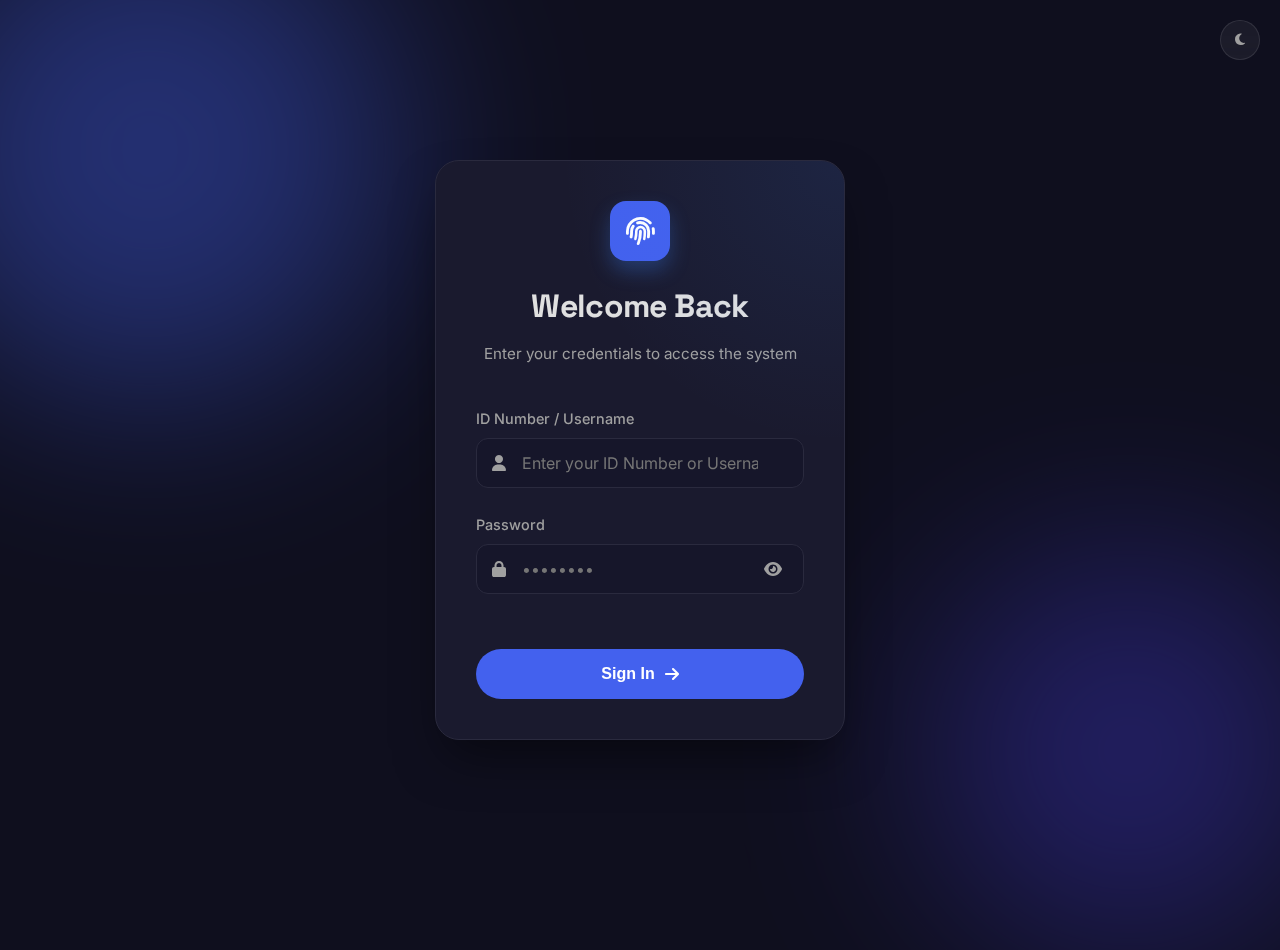
<file: IoT-RFID-Attendance-System-1-master/login.html>
<!DOCTYPE html>
<html lang="en">

<head>
    <meta charset="UTF-8">
    <meta name="viewport" content="width=device-width, initial-scale=1.0">
    <title>Student Login - Edu Track Pro</title>
    <link rel="preconnect" href="https://fonts.googleapis.com">
    <link rel="preconnect" href="https://fonts.gstatic.com" crossorigin>
    <link
        href="https://fonts.googleapis.com/css2?family=Inter:wght@300;400;500;600;700&family=Space+Grotesk:wght@400;500;600;700&display=swap"
        rel="stylesheet">
    <link rel="stylesheet" href="https://cdnjs.cloudflare.com/ajax/libs/font-awesome/6.4.0/css/all.min.css">
    <link rel="stylesheet" href="css/style.css">
    <link rel="stylesheet" href="css/login.css">
</head>

<body>
    <button id="themeToggle" class="theme-btn fixed-theme-btn" aria-label="Toggle Theme">
        <i class="fas fa-moon"></i>
    </button>
    <div class="login-container">
        <div class="login-card">
            <div class="login-header">
                <div class="logo-icon">
                    <i class="fas fa-fingerprint"></i>
                </div>
                <h2>Welcome Back</h2>
                <p>Enter your credentials to access the system</p>
            </div>

            <form id="loginForm" class="login-form">
                <div class="input-group">
                    <label for="username">ID Number / Username</label>
                    <div class="input-wrapper">
                        <i class="fas fa-user"></i>
                        <input type="text" id="username" placeholder="Enter your ID Number or Username" required>
                    </div>
                </div>

                <div class="input-group">
                    <label for="password">Password</label>
                    <div class="input-wrapper">
                        <i class="fas fa-lock"></i>
                        <input type="password" id="password" placeholder="••••••••" required>
                        <button type="button" class="toggle-password">
                            <i class="fas fa-eye"></i>
                        </button>
                    </div>
                    <div id="login-error" class="error-message"></div>
                </div>

                <button type="submit" class="btn-login-submit">
                    <span>Sign In</span>
                    <i class="fas fa-arrow-right"></i>
                </button>
            </form>
        </div>
    </div>

    <!-- Background Elements -->
    <div class="bg-glow glow-1"></div>
    <div class="bg-glow glow-2"></div>

    <script src="js/main.js"></script>
    <script src="js/login.js"></script>
    <script src="js/loginHandler.js"></script>
</body>

</html>
</file>
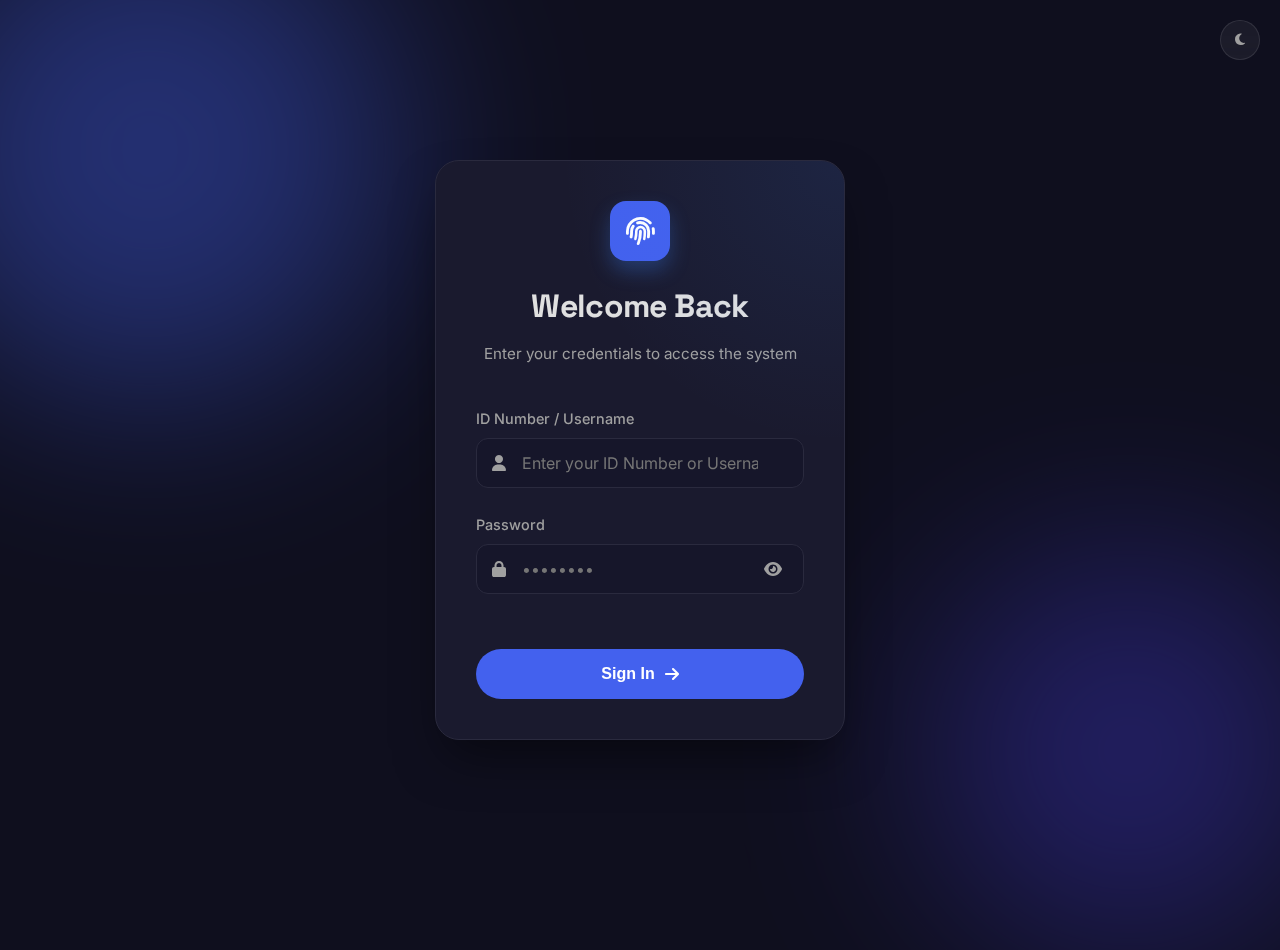
<file: IoT-RFID-Attendance-System-1-master/student-dashboard.html>
<!DOCTYPE html>
<html lang="en">

<head>
    <meta charset="UTF-8">
    <meta name="viewport" content="width=device-width, initial-scale=1.0">
    <title>Student Dashboard - Edu Track Pro</title>
    <link
        href="https://fonts.googleapis.com/css2?family=Inter:wght@300;400;500;600;700&family=Space+Grotesk:wght@400;500;600;700&display=swap"
        rel="stylesheet">
    <link rel="stylesheet" href="https://cdnjs.cloudflare.com/ajax/libs/font-awesome/6.4.0/css/all.min.css">
    <link rel="stylesheet" href="css/style.css">
    <link rel="stylesheet" href="css/student-dashboard.css">
</head>

<body>
    <nav class="navbar">
        <div class="container">
            <div class="logo">
                <i class="fas fa-fingerprint"></i> Edu Track Pro <span class="badge">Student</span>
            </div>
            <ul class="nav-links">
                <li>
                    <button id="themeToggle" class="theme-btn" aria-label="Toggle Theme">
                        <i class="fas fa-moon"></i>
                    </button>
                </li>
                <li id="backToAdminLink" style="display: none;">
                    <a href="#" onclick="backToAdmin()"><i class="fas fa-arrow-left"></i> Back to Admin</a>
                </li>
                <li><a href="#" onclick="logout()">Logout</a></li>
            </ul>
        </div>
    </nav>

    <div class="dashboard-container">
        <!-- Left Column: Profile & Status -->
        <div class="dashboard-left-col">
            <div class="student-profile">
                <div class="avatar">
                    <i class="fas fa-user-graduate"></i>
                </div>
                <div class="info">
                    <h2 id="studentName">Welcome, Student</h2>
                    <div class="student-details-grid">
                        <p><i class="fas fa-id-card"></i> <strong>Roll No:</strong> <span
                                id="studentRoll">Loading...</span></p>
                        <p><i class="fas fa-layer-group"></i> <strong>Class:</strong> <span
                                id="studentClass">Loading...</span></p>
                        <p><i class="fas fa-fingerprint"></i> <strong>UID:</strong> <span
                                id="studentUID">Loading...</span></p>
                        <p><i class="fas fa-map-marker-alt"></i> <strong>Address:</strong> <span
                                id="studentAddress">Loading...</span></p>
                    </div>
                </div>
            </div>

            <div class="attendance-card">
                <h3><i class="fas fa-check-circle"></i> Today's Status</h3>
                <p id="currentDate" style="font-size: 0.9rem; color: var(--text-light); margin-top: 5px;"></p>
                <div id="todayStatusText" style="font-weight: 600; font-size: 1.1rem; margin-top: 5px;">Marked PRESENT
                </div>
            </div>

            <!-- Check Specific Date (Moved to Left Col) -->
            <div class="check-date-section">
                <h3><i class="fas fa-calendar-day"></i> Check Date</h3>
                <div class="date-checker-container" style="flex-direction: column; align-items: stretch;">
                    <div class="input-group">
                        <input type="date" id="checkDateInput" class="date-input">
                        <button id="checkDateBtn" class="btn-check" style="justify-content: center;">
                            <i class="fas fa-search"></i> Check
                        </button>
                    </div>
                    <div id="dateResult" class="date-result">
                        <p class="placeholder-text">Select date to check</p>
                    </div>
                </div>
            </div>
        </div>

        <!-- Right Column: Calendar -->
        <div class="dashboard-right-col">
            <div class="calendar-section">
                <div class="calendar-header">
                    <h3 id="calendarMonthYear">September 2025</h3>
                    <div class="month-nav">
                        <button id="prevMonth"><i class="fas fa-chevron-left"></i></button>
                        <button id="nextMonth"><i class="fas fa-chevron-right"></i></button>
                    </div>
                </div>

                <div class="calendar-grid" id="calendarGrid">
                    <!-- Day Headers -->
                    <div class="calendar-day-header">Sun</div>
                    <div class="calendar-day-header">Mon</div>
                    <div class="calendar-day-header">Tue</div>
                    <div class="calendar-day-header">Wed</div>
                    <div class="calendar-day-header">Thu</div>
                    <div class="calendar-day-header">Fri</div>
                    <div class="calendar-day-header">Sat</div>

                    <!-- Days will be generated by JS -->
                </div>

                <div class="calendar-legend">
                    <div class="legend-item">
                        <span class="dot present"></span> Present
                    </div>
                    <div class="legend-item">
                        <span class="dot absent"></span> Absent
                    </div>
                </div>
            </div>
        </div>
    </div>

    <script src="js/student-dashboard.js"></script>
</body>

</html>
</file>
<file: css/index.css>
:root {
    /* KTM Model College Palette */
    --primary-dark: #0D47A1;
    --primary-light: #1E88E5;
    --accent-orange: #FF9800;
    --text-dark: #1a1a1a;
    --text-light: #f5f5f5;
    --background-light: #ffffff;
    --background-dark: #0d1117;

    /* Mapped Variables for Dark Mode (Default) */
    --primary: var(--primary-light);
    --primary-rgb: 30, 136, 229;
    --primary-color: #0D47A1;
    --secondary: var(--primary-dark);
    --accent: var(--accent-orange);
    --accent-color: #FF9800;
    --success: #2ea043;
    --danger: #da3633;
    --warning: #d29922;
    --info: #58a6ff;
    
    --background: var(--background-dark);
    --card-bg: #161b22;
    --text: var(--text-light);
    --text-muted: #8b949e;
    --border: #30363d;
    
    --bg-input: #0d1117;
    --border-input: #30363d;
    --bg-navbar: rgba(13, 17, 23, 0.85);
    --grid-color: rgba(255, 255, 255, 0.03);
    --shadow-sm: 0 1px 2px 0 rgba(0, 0, 0, 0.05);
    --shadow-md: 0 4px 6px -1px rgba(0, 0, 0, 0.1), 0 2px 4px -1px rgba(0, 0, 0, 0.06);
    --shadow-lg: 0 10px 15px -3px rgba(0, 0, 0, 0.1), 0 4px 6px -2px rgba(0, 0, 0, 0.05);
}[data-theme="light"] {
    /* Mapped Variables for Light Mode */
    --primary: var(--primary-dark);
    --primary-rgb: 13, 71, 161;
    --secondary: var(--primary-light);
    --accent: var(--accent-orange);

    --background: #f8f9fa;
    --card-bg: #ffffff;
    --text: var(--text-dark);
    --text-muted: #57606a;
    --border: #e1e4e8;

    --bg-input: #ffffff;
    --border-input: #d0d7de;
    --bg-navbar: rgba(255, 255, 255, 0.9);
    --grid-color: rgba(13, 71, 161, 0.08);

    /* Enhanced Shadows for Light Mode */
    --shadow-sm: 0 1px 3px 0 rgba(0, 0, 0, 0.1), 0 1px 2px 0 rgba(0, 0, 0, 0.06);
    --shadow-md: 0 4px 6px -1px rgba(0, 0, 0, 0.15), 0 2px 4px -1px rgba(0, 0, 0, 0.1);
    --shadow-lg: 0 10px 15px -3px rgba(0, 0, 0, 0.2), 0 4px 6px -2px rgba(0, 0, 0, 0.1);
    --shadow-xl: 0 20px 25px -5px rgba(0, 0, 0, 0.15), 0 10px 10px -5px rgba(0, 0, 0, 0.08);
}

* {
    margin: 0;
    padding: 0;
    box-sizing: border-box;
}

html {
    scroll-behavior: smooth;
}

body {
    font-family: 'Inter', sans-serif;
    line-height: 1.6;
    color: var(--text);
    background-color: var(--background);
    background-image:
        linear-gradient(var(--grid-color) 1px, transparent 1px),
        linear-gradient(90deg, var(--grid-color) 1px, transparent 1px);
    background-size: 40px 40px;
    transition: background-color 0.4s cubic-bezier(0.4, 0, 0.2, 1), color 0.4s cubic-bezier(0.4, 0, 0.2, 1);
    overflow-x: hidden;
}

[data-theme="light"] body {
    background-image:
        linear-gradient(var(--grid-color) 1px, transparent 1px),
        linear-gradient(90deg, var(--grid-color) 1px, transparent 1px),
        radial-gradient(circle at 50% 0%, rgba(13, 71, 161, 0.05) 0%, transparent 60%);
    background-size: 40px 40px, 40px 40px, 100% 100%;
    background-attachment: fixed;
}

h1,
h2,
h3,
h4,
h5,
h6 {
    font-family: 'Space Grotesk', sans-serif;
    letter-spacing: -0.02em;
    color: var(--text);
}

a {
    text-decoration: none;
    color: inherit;
    transition: all 0.3s cubic-bezier(0.4, 0, 0.2, 1);
}

ul {
    list-style: none;
}

/* Utility Classes */
.container {
    max-width: 1200px;
    margin: 0 auto;
    padding: 0 20px;
}

.btn {
    display: inline-flex;
    align-items: center;
    justify-content: center;
    padding: 10px 24px;
    border-radius: 8px;
    font-weight: 500;
    cursor: pointer;
    transition: all 0.3s cubic-bezier(0.4, 0, 0.2, 1);
    border: none;
    font-family: 'Inter', sans-serif;
    will-change: transform;
}

.btn-primary {
    background-color: var(--primary);
    color: white;
}

.btn-primary:hover {
    background-color: var(--accent);
    transform: translateY(-2px);
    box-shadow: 0 4px 12px rgba(255, 152, 0, 0.3);
}

.btn-secondary {
    background-color: transparent;
    border: 1px solid var(--border);
    color: var(--text);
}

.btn-secondary:hover {
    border-color: var(--primary);
    color: var(--primary);
}

/* Navbar */
.navbar {
    background: var(--bg-navbar);
    backdrop-filter: blur(12px);
    -webkit-backdrop-filter: blur(12px);
    border-bottom: 1px solid var(--border);
    position: fixed;
    width: 100%;
    top: 0;
    z-index: 1000;
    height: 60px;
    display: flex;
    align-items: center;
    transition: all 0.3s cubic-bezier(0.4, 0, 0.2, 1);
}

.navbar.scrolled {
    box-shadow: 0 4px 20px rgba(0, 0, 0, 0.15);
    height: 52px;
    background: rgba(13, 17, 23, 0.98);
}

[data-theme="light"] .navbar.scrolled {
    background: rgba(255, 255, 255, 0.98);
    box-shadow: 0 4px 20px rgba(0, 0, 0, 0.08);
}

.navbar .container {
    display: flex;
    justify-content: space-between;
    align-items: center;
    width: 100%;
}

.logo {
    font-size: 1.3rem;
    font-weight: 700;
    color: var(--text);
    text-transform: uppercase;
    letter-spacing: -0.02em;
    display: flex;
    align-items: center;
    gap: 6px;
    transition: all 0.3s cubic-bezier(0.4, 0, 0.2, 1);
}

.navbar.scrolled .logo {
    font-size: 1.15rem;
}

.logo span {
    color: var(--primary);
}

.nav-links {
    display: flex;
    align-items: center;
    gap: 24px;
}

.nav-links a {
    font-weight: 500;
    color: var(--text-muted);
    transition: all 0.3s ease;
    font-size: 0.9rem;
    position: relative;
}

.navbar.scrolled .nav-links a {
    font-size: 0.85rem;
}

.nav-links a::after {
    content: '';
    position: absolute;
    bottom: 0;
    left: 0;
    width: 0;
    height: 2px;
    background: var(--accent);
    transition: width 0.3s ease;
}

.nav-links a:hover {
    color: var(--primary);
}

.nav-links a:hover::after {
    width: 100%;
}

.btn-login {
    background-color: var(--primary);
    color: white !important;
    padding: 10px 18px;
    border-radius: 6px;
    transition: all 0.3s cubic-bezier(0.4, 0, 0.2, 1);
    font-weight: 600;
    font-size: 0.9rem;
}

.navbar.scrolled .btn-login {
    padding: 8px 16px;
    font-size: 0.85rem;
}

.btn-login:hover {
    background-color: var(--accent);
    transform: translateY(-1px);
    box-shadow: 0 4px 12px rgba(255, 152, 0, 0.25);
}

.btn-login::after {
    display: none;
}

.hamburger {
    display: none;
    cursor: pointer;
    font-size: 1.5rem;
    color: var(--text);
}

[data-theme="light"] .hamburger {
    color: #0a0a0a;
}

/* Theme Toggle in Navbar */
.nav-links .theme-btn {
    background: transparent;
    border: 1px solid var(--border);
    color: var(--text);
    width: 36px;
    height: 36px;
    border-radius: 8px;
    display: flex;
    align-items: center;
    justify-content: center;
    cursor: pointer;
    transition: all 0.3s cubic-bezier(0.4, 0, 0.2, 1);
    font-size: 1rem;
}

.navbar.scrolled .nav-links .theme-btn {
    width: 32px;
    height: 32px;
    font-size: 0.9rem;
}

.nav-links .theme-btn:hover {
    background: var(--primary);
    color: white;
    border-color: var(--primary);
    transform: scale(1.05);
}

/* Hero Section */
.hero {
    padding: 120px 0 80px;
    min-height: 100vh;
    display: flex;
    align-items: center;
    background-color: #050b14;
    background-image: radial-gradient(circle at 15% 50%, rgba(30, 136, 229, 0.08) 0%, transparent 25%);
    position: relative;
    overflow: hidden;
}

/* RFID Signal Waves */
.hero::before {
    content: '';
    position: absolute;
    top: 50%;
    right: -5%;
    transform: translateY(-50%);
    width: 1000px;
    height: 1000px;
    border-radius: 50%;
    background:
        repeating-radial-gradient(circle at center,
            transparent 0,
            transparent 30px,
            rgba(30, 136, 229, 0.05) 30px,
            rgba(30, 136, 229, 0.05) 31px);
    mask-image: radial-gradient(circle, black 30%, transparent 70%);
    -webkit-mask-image: radial-gradient(circle, black 30%, transparent 70%);
    pointer-events: none;
    z-index: 0;
    animation: pulse-signals 4s infinite linear;
}

.hero::after {
    content: '';
    position: absolute;
    top: 50%;
    right: -5%;
    transform: translateY(-50%);
    width: 1000px;
    height: 1000px;
    border-radius: 50%;
    background:
        repeating-radial-gradient(circle at center,
            transparent 0,
            transparent 60px,
            rgba(30, 136, 229, 0.03) 60px,
            rgba(30, 136, 229, 0.03) 61px);
    mask-image: radial-gradient(circle, black 30%, transparent 70%);
    -webkit-mask-image: radial-gradient(circle, black 30%, transparent 70%);
    pointer-events: none;
    z-index: 0;
}

@keyframes pulse-signals {
    0% {
        transform: translateY(-50%) scale(1);
        opacity: 0.5;
    }

    50% {
        transform: translateY(-50%) scale(1.05);
        opacity: 0.8;
    }

    100% {
        transform: translateY(-50%) scale(1);
        opacity: 0.5;
    }
}

@keyframes pulse-signals-light {
    0% {
        transform: translateY(-50%) scale(1);
        opacity: 0.8;
    }

    50% {
        transform: translateY(-50%) scale(1.05);
        opacity: 1;
    }

    100% {
        transform: translateY(-50%) scale(1);
        opacity: 0.8;
    }
}

/* Light Mode - Bold RFID Signal Waves */
[data-theme="light"] .hero::before {
    background:
        repeating-radial-gradient(circle at center,
            transparent 0,
            transparent 30px,
            rgba(13, 71, 161, 0.25) 30px,
            rgba(13, 71, 161, 0.25) 31px);
    animation: pulse-signals-light 4s infinite linear;
}

[data-theme="light"] .hero::after {
    background:
        repeating-radial-gradient(circle at center,
            transparent 0,
            transparent 60px,
            rgba(30, 136, 229, 0.18) 60px,
            rgba(30, 136, 229, 0.18) 61px);
}

/* Enhanced Hero Section for Light Mode */
[data-theme="light"] .hero {
    background-color: #f8f9fa;
    background-image:
        linear-gradient(var(--grid-color) 1px, transparent 1px),
        linear-gradient(90deg, var(--grid-color) 1px, transparent 1px),
        radial-gradient(circle at 15% 50%, rgba(13, 71, 161, 0.12) 0%, transparent 25%),
        radial-gradient(circle at 85% 20%, rgba(30, 136, 229, 0.08) 0%, transparent 25%),
        linear-gradient(135deg, #f8f9fa 0%, #e3f2fd 50%, #f0f4ff 100%);
    background-size: 40px 40px, 40px 40px, auto, auto, auto;
}

[data-theme="light"] .hero-badge {
    background: rgba(13, 71, 161, 0.1);
    border: 1px solid rgba(13, 71, 161, 0.3);
    box-shadow: 0 4px 15px rgba(13, 71, 161, 0.15);
}

[data-theme="light"] .hero-badge i {
    color: var(--accent);
}

[data-theme="light"] .hero-badge span {
    color: var(--primary);
    font-weight: 700;
}

[data-theme="light"] .hero-content h1 {
    color: #0a0a0a !important;
    background: linear-gradient(135deg, #0a0a0a 0%, #1a1a1a 100%);
    -webkit-background-clip: text;
    background-clip: text;
    -webkit-text-fill-color: transparent;
    text-shadow: none;
    filter: drop-shadow(0 2px 8px rgba(0, 0, 0, 0.08));
}

[data-theme="light"] .hero-content h1 span {
    background: linear-gradient(135deg, var(--primary), var(--secondary));
    -webkit-background-clip: text;
    background-clip: text;
    -webkit-text-fill-color: transparent;
}

[data-theme="light"] .hero-content p {
    color: #424242;
    text-shadow: none;
    font-weight: 500;
}

[data-theme="light"] .btn-primary {
    background: linear-gradient(135deg, var(--primary), var(--secondary));
    color: white !important;
    border: 2px solid transparent;
    box-shadow: 0 6px 24px rgba(13, 71, 161, 0.3);
}

[data-theme="light"] .btn-primary:hover {
    background: linear-gradient(135deg, var(--secondary), var(--primary));
    color: white !important;
    transform: translateY(-3px);
    box-shadow: 0 10px 35px rgba(13, 71, 161, 0.4);
}

[data-theme="light"] .btn-secondary {
    background: white;
    border: 2px solid var(--primary);
    color: var(--primary) !important;
    box-shadow: 0 4px 15px rgba(13, 71, 161, 0.15);
}

[data-theme="light"] .btn-secondary:hover {
    background: rgba(13, 71, 161, 0.08);
    border-color: var(--secondary);
    color: var(--secondary) !important;
    transform: translateY(-3px);
    box-shadow: 0 8px 25px rgba(13, 71, 161, 0.25);
}

[data-theme="light"] .hero-stats .stat-item {
    background: white;
    border: 1px solid rgba(13, 71, 161, 0.15);
    box-shadow: 0 4px 12px rgba(0, 0, 0, 0.08);
}

[data-theme="light"] .hero-stats .stat-item:hover {
    background: rgba(13, 71, 161, 0.05);
    border-color: rgba(13, 71, 161, 0.3);
    box-shadow: 0 8px 25px rgba(13, 71, 161, 0.2);
}

[data-theme="light"] .stat-item i {
    color: var(--primary);
}

[data-theme="light"] .stat-item:hover i {
    color: var(--accent);
}

[data-theme="light"] .stat-item strong {
    color: #0a0a0a;
}

[data-theme="light"] .stat-item span {
    color: #666;
}

[data-theme="light"] .floating-card {
    background: linear-gradient(135deg, rgba(13, 71, 161, 0.08) 0%, rgba(30, 136, 229, 0.05) 100%);
    border: 1px solid rgba(13, 71, 161, 0.2);
    box-shadow: 0 10px 40px rgba(13, 71, 161, 0.15);
}

[data-theme="light"] .floating-card:hover {
    box-shadow: 0 15px 50px rgba(13, 71, 161, 0.25);
}

.hero .container {
    display: flex;
    align-items: center;
    justify-content: space-between;
    gap: 60px;
    position: relative;
    z-index: 1;
}

/* Hero Badge */
.hero-badge {
    display: inline-flex;
    align-items: center;
    gap: 10px;
    padding: 10px 20px;
    background: rgba(30, 136, 229, 0.15);
    border: 1px solid rgba(30, 136, 229, 0.3);
    border-radius: 50px;
    margin-bottom: 24px;
    backdrop-filter: blur(10px);
    animation: fadeInLeft 1s ease-out, badgeFloat 3s ease-in-out infinite;
    box-shadow: 0 4px 15px rgba(30, 136, 229, 0.2);
}

.hero-badge i {
    color: var(--accent-color);
    font-size: 16px;
    animation: iconPulse 2s ease-in-out infinite;
}

@keyframes iconPulse {

    0%,
    100% {
        transform: scale(1);
    }

    50% {
        transform: scale(1.2);
    }
}

.hero-badge span {
    color: white;
    font-size: 0.85rem;
    font-weight: 600;
    letter-spacing: 0.5px;
    text-transform: uppercase;
}

@keyframes badgeFloat {

    0%,
    100% {
        transform: translateY(0);
    }

    50% {
        transform: translateY(-5px);
    }
}

.hero-content {
    flex: 1;
    max-width: 600px;
    animation: fadeInLeft 1s ease-out;
}

@keyframes fadeInLeft {
    0% {
        opacity: 0;
        transform: translateX(-30px);
    }

    100% {
        opacity: 1;
        transform: translateX(0);
    }
}

.hero-content h1 {
    font-size: 3.8rem;
    line-height: 1.1;
    margin-bottom: 28px;
    color: white;
    font-weight: 900;
    letter-spacing: -0.02em;
    text-shadow: 0 4px 20px rgba(0, 0, 0, 0.3);
    background: linear-gradient(135deg, #ffffff 0%, #e0e7ff 100%);
    -webkit-background-clip: text;
    background-clip: text;
    -webkit-text-fill-color: transparent;
    animation: fadeInDown 0.8s ease-out;
}

@keyframes fadeInDown {
    from {
        opacity: 0;
        transform: translateY(-30px);
    }
    to {
        opacity: 1;
        transform: translateY(0);
    }
}

.hero-content h1 span {
    color: var(--primary);
    background: linear-gradient(135deg, var(--primary-light), var(--accent));
    -webkit-background-clip: text;
    background-clip: text;
    -webkit-text-fill-color: transparent;
}

.hero-content p {
    font-size: 1.2rem;
    color: rgba(255, 255, 255, 0.8);
    margin-bottom: 40px;
    line-height: 1.7;
    max-width: 540px;
    font-weight: 400;
    text-shadow: 0 2px 10px rgba(0, 0, 0, 0.2);
    animation: fadeInLeft 1s ease-out 0.2s backwards;
}

.hero-btns {
    display: flex;
    gap: 16px;
}

.hero-btns .btn {
    padding: 12px 32px;
    font-size: 1rem;
}


.hero-btns {
    display: flex;
    gap: 20px;
    animation: fadeInLeft 1s ease-out 0.4s backwards;
}

.btn {
    padding: 16px 40px;
    border-radius: 50px;
    font-weight: 700;
    cursor: pointer;
    transition: all 0.4s cubic-bezier(0.4, 0, 0.2, 1);
    text-transform: uppercase;
    letter-spacing: 1.5px;
    font-size: 0.9rem;
    position: relative;
    overflow: hidden;
    display: inline-flex;
    align-items: center;
    justify-content: center;
    text-decoration: none;
    border: 2px solid transparent;
}

.btn::before {
    content: '';
    position: absolute;
    top: 0;
    left: -100%;
    width: 100%;
    height: 100%;
    background: linear-gradient(90deg, transparent, rgba(255, 255, 255, 0.3), transparent);
    transition: left 0.5s ease;
}

.btn:hover::before {
    left: 100%;
}

.btn-primary {
    background: linear-gradient(135deg, #ffffff 0%, #f0f0f0 100%);
    color: #0D47A1;
    border: 2px solid white;
    box-shadow:
        0 4px 20px rgba(255, 255, 255, 0.3),
        0 0 0 0 rgba(255, 255, 255, 0.5);
    animation: buttonPulse 2s ease-in-out infinite;
    font-weight: 700;
}

@keyframes buttonPulse {

    0%,
    100% {
        box-shadow:
            0 4px 20px rgba(255, 255, 255, 0.3),
            0 0 0 0 rgba(255, 255, 255, 0.5);
    }

    50% {
        box-shadow:
            0 6px 30px rgba(255, 255, 255, 0.4),
            0 0 0 8px rgba(255, 255, 255, 0);
    }
}

.btn-primary:hover {
    background: transparent;
    color: white;
    border-color: white;
    transform: translateY(-3px);
    box-shadow:
        0 8px 30px rgba(255, 255, 255, 0.4),
        0 0 40px rgba(30, 136, 229, 0.3);
}

.btn-secondary {
    background: rgba(255, 255, 255, 0.05);
    border: 2px solid rgba(255, 255, 255, 0.3);
    color: white;
    backdrop-filter: blur(10px);
    box-shadow: 0 4px 15px rgba(0, 0, 0, 0.2);
}

.btn-secondary:hover {
    border-color: var(--primary-light);
    background: rgba(30, 136, 229, 0.2);
    transform: translateY(-3px);
    box-shadow:
        0 8px 25px rgba(0, 0, 0, 0.3),
        0 0 30px rgba(30, 136, 229, 0.4);
}

/* Hero Stats */
.hero-stats {
    display: flex;
    gap: 32px;
    margin-top: 48px;
    animation: fadeInLeft 1s ease-out 0.6s backwards;
}

.stat-item {
    display: flex;
    align-items: center;
    gap: 12px;
    padding: 16px 20px;
    background: rgba(255, 255, 255, 0.05);
    border: 1px solid rgba(255, 255, 255, 0.1);
    border-radius: 12px;
    backdrop-filter: blur(10px);
    transition: all 0.4s cubic-bezier(0.4, 0, 0.2, 1);
    box-shadow: 0 4px 15px rgba(0, 0, 0, 0.1);
}

.stat-item:hover {
    transform: translateY(-5px);
    background: rgba(30, 136, 229, 0.15);
    border-color: rgba(30, 136, 229, 0.3);
    box-shadow: 0 8px 25px rgba(30, 136, 229, 0.2);
}

.stat-item i {
    font-size: 24px;
    color: var(--primary-light);
    transition: all 0.3s ease;
}

.stat-item:hover i {
    transform: scale(1.2);
    color: var(--accent-color);
}

.stat-item div {
    display: flex;
    flex-direction: column;
    gap: 2px;
}

.stat-item strong {
    font-size: 0.95rem;
    font-weight: 700;
    color: white;
    letter-spacing: 0.5px;
}

.stat-item span {
    font-size: 0.75rem;
    color: rgba(255, 255, 255, 0.7);
    font-weight: 500;
}

.hero-image {
    flex: 1;
    display: flex;
    justify-content: center;
    align-items: center;
    position: relative;
    perspective: 1000px;
}

.tech-visual {
    position: relative;
    width: 380px;
    height: 240px;
    transform-style: preserve-3d;
    animation: float 6s ease-in-out infinite;
    animation-delay: 0.3s;
}

@keyframes float {

    0%,
    100% {
        transform: translateY(0px) rotateZ(0deg);
    }

    50% {
        transform: translateY(-15px) rotateZ(1deg);
    }
}

.floating-card {
    width: 100%;
    height: 100%;
    background: linear-gradient(135deg, rgba(13, 71, 161, 0.15) 0%, rgba(30, 136, 229, 0.1) 100%);
    backdrop-filter: blur(20px);
    border: 1px solid rgba(255, 255, 255, 0.25);
    border-radius: 20px;
    position: relative;
    padding: 0;
    box-shadow:
        0 30px 60px -15px rgba(0, 0, 0, 0.6),
        inset 0 1px 0 rgba(255, 255, 255, 0.2),
        inset 0 0 20px rgba(30, 136, 229, 0.1);
    transform: rotateY(-12deg) rotateX(8deg);
    transition: all 0.5s cubic-bezier(0.4, 0, 0.2, 1);
    overflow: hidden;
    cursor: pointer;
    will-change: transform;
}

.floating-card::before {
    content: '';
    position: absolute;
    top: -50%;
    left: -50%;
    width: 200%;
    height: 200%;
    background: linear-gradient(45deg,
            transparent 30%,
            rgba(255, 255, 255, 0.1) 50%,
            transparent 70%);
    transform: translateX(-100%);
    transition: transform 0.8s ease;
}

.floating-card:hover::before {
    transform: translateX(100%);
}

.floating-card:hover {
    transform: rotateY(0deg) rotateX(0deg) scale(1.02);
    box-shadow:
        0 40px 80px -15px rgba(0, 0, 0, 0.8),
        0 0 0 1px rgba(30, 136, 229, 0.3),
        inset 0 1px 0 rgba(255, 255, 255, 0.4),
        inset 0 0 40px rgba(30, 136, 229, 0.2);
    border-color: rgba(30, 136, 229, 0.5);
}

/* Card Background Pattern */
.card-bg-pattern {
    position: absolute;
    top: 0;
    left: 0;
    right: 0;
    bottom: 0;
    background:
        radial-gradient(circle at 20% 30%, rgba(30, 136, 229, 0.1) 0%, transparent 50%),
        radial-gradient(circle at 80% 70%, rgba(255, 152, 0, 0.08) 0%, transparent 50%);
    pointer-events: none;
    animation: patternShift 10s ease-in-out infinite;
}

@keyframes patternShift {

    0%,
    100% {
        opacity: 0.7;
    }

    50% {
        opacity: 1;
    }
}

/* Card Header */
.card-header {
    display: flex;
    align-items: center;
    justify-content: space-between;
    padding: 16px 24px 12px;
    background: linear-gradient(to bottom, rgba(255, 255, 255, 0.05) 0%, transparent 100%);
    border-bottom: 1px solid rgba(255, 255, 255, 0.1);
}

.card-logo {
    width: 48px;
    height: 48px;
    background: linear-gradient(135deg, var(--primary-color) 0%, var(--primary-light) 100%);
    border-radius: 12px;
    display: flex;
    align-items: center;
    justify-content: center;
    color: white;
    font-size: 24px;
    box-shadow: 0 4px 12px rgba(13, 71, 161, 0.4);
    transition: all 0.3s cubic-bezier(0.34, 1.56, 0.64, 1);
}

.floating-card:hover .card-logo {
    transform: scale(1.1);
    box-shadow: 0 6px 20px rgba(13, 71, 161, 0.6);
}

.card-institution {
    display: flex;
    flex-direction: column;
    gap: 3px;
    flex: 1;
    margin-left: 16px;
}

.institution-name {
    font-size: 15px;
    font-weight: 800;
    color: white;
    letter-spacing: 1.5px;
    text-shadow: 0 2px 4px rgba(0, 0, 0, 0.3);
}

.institution-subtitle {
    font-size: 9px;
    color: rgba(255, 255, 255, 0.65);
    text-transform: uppercase;
    letter-spacing: 1.2px;
    font-weight: 600;
}

/* Card Chip */
.card-chip {
    width: 48px;
    height: 38px;
    background: linear-gradient(135deg, #fbbf24 0%, #f59e0b 50%, #d97706 100%);
    border-radius: 8px;
    position: relative;
    overflow: hidden;
    display: flex;
    align-items: center;
    justify-content: center;
    padding: 0;
    margin: 0;
    box-shadow:
        0 4px 8px rgba(217, 119, 6, 0.3),
        inset 0 1px 0 rgba(255, 255, 255, 0.3);
    transition: all 0.3s ease;
    animation: chipGlow 2s ease-in-out infinite;
}

.floating-card:hover .card-chip {
    transform: scale(1.05);
    box-shadow:
        0 6px 16px rgba(217, 119, 6, 0.5),
        inset 0 1px 0 rgba(255, 255, 255, 0.4);
}

@keyframes chipGlow {

    0%,
    100% {
        box-shadow:
            0 4px 8px rgba(217, 119, 6, 0.3),
            inset 0 1px 0 rgba(255, 255, 255, 0.3);
    }

    50% {
        box-shadow:
            0 4px 12px rgba(217, 119, 6, 0.5),
            inset 0 1px 0 rgba(255, 255, 255, 0.4),
            0 0 20px rgba(251, 191, 36, 0.3);
    }
}

.chip-grid {
    display: grid;
    grid-template-columns: repeat(3, 1fr);
    grid-template-rows: repeat(2, 1fr);
    gap: 3px;
    padding: 8px;
    width: 100%;
    height: 100%;
}

.chip-cell {
    background: rgba(0, 0, 0, 0.15);
    border-radius: 1px;
}

/* Card Main Section */
.card-main {
    display: flex;
    gap: 20px;
    padding: 16px 24px;
}

.card-photo-section {
    display: flex;
    flex-direction: column;
    align-items: center;
    gap: 8px;
}

.card-photo {
    width: 75px;
    height: 75px;
    background: linear-gradient(135deg, var(--primary-light) 0%, var(--primary-color) 100%);
    border-radius: 12px;
    flex-shrink: 0;
    display: flex;
    align-items: center;
    justify-content: center;
    border: 3px solid rgba(255, 255, 255, 0.25);
    box-shadow:
        0 8px 16px rgba(0, 0, 0, 0.3),
        inset 0 2px 4px rgba(255, 255, 255, 0.2);
    position: relative;
    overflow: hidden;
    transition: all 0.4s cubic-bezier(0.34, 1.56, 0.64, 1);
}

.floating-card:hover .card-photo {
    transform: scale(1.08);
    border-color: rgba(255, 255, 255, 0.5);
    box-shadow:
        0 12px 24px rgba(0, 0, 0, 0.4),
        inset 0 2px 6px rgba(255, 255, 255, 0.3),
        0 0 20px rgba(30, 136, 229, 0.3);
}

.photo-overlay {
    position: absolute;
    top: 0;
    left: 0;
    right: 0;
    bottom: 0;
    background: linear-gradient(135deg, transparent 0%, rgba(0, 0, 0, 0.1) 100%);
}

.photo-initials {
    font-size: 28px;
    font-weight: 800;
    color: white;
    letter-spacing: 2px;
    z-index: 1;
    text-shadow: 0 2px 4px rgba(0, 0, 0, 0.3);
}

.photo-label {
    font-size: 8px;
    color: rgba(255, 255, 255, 0.5);
    text-transform: uppercase;
    letter-spacing: 1px;
    font-weight: 700;
}

/* Card Info Section */
.card-info-section {
    flex: 1;
    display: flex;
    flex-direction: column;
    gap: 8px;
}

.student-name {
    font-size: 18px;
    font-weight: 800;
    color: white;
    line-height: 1.2;
    margin-bottom: 2px;
    text-shadow: 0 2px 4px rgba(0, 0, 0, 0.3);
    transition: all 0.3s ease;
    position: relative;
}

.floating-card:hover .student-name {
    color: var(--primary-light);
    text-shadow:
        0 2px 4px rgba(0, 0, 0, 0.3),
        0 0 20px rgba(30, 136, 229, 0.5);
}

.student-title {
    font-size: 9px;
    color: var(--accent-color);
    text-transform: uppercase;
    letter-spacing: 1px;
    font-weight: 700;
    margin-bottom: 8px;
}

.info-grid {
    display: flex;
    flex-direction: column;
    gap: 6px;
}

.info-item {
    display: flex;
    flex-direction: column;
    gap: 2px;
    opacity: 0.9;
    transition: all 0.3s ease;
}

.floating-card:hover .info-item {
    opacity: 1;
    transform: translateX(3px);
}

.info-label {
    font-size: 8px;
    color: rgba(255, 255, 255, 0.5);
    text-transform: uppercase;
    letter-spacing: 1px;
    font-weight: 700;
    transition: color 0.3s ease;
}

.floating-card:hover .info-label {
    color: rgba(30, 136, 229, 0.8);
}

.info-value {
    font-size: 13px;
    color: white;
    font-weight: 600;
}

/* Card Footer */
.card-footer {
    display: flex;
    align-items: center;
    justify-content: space-between;
    padding: 14px 24px 16px;
    background: linear-gradient(to top, rgba(0, 0, 0, 0.1) 0%, transparent 100%);
    border-top: 1px solid rgba(255, 255, 255, 0.08);
}

.barcode-section {
    display: flex;
    flex-direction: column;
    align-items: center;
    gap: 6px;
}

.barcode {
    display: flex;
    gap: 2px;
    height: 28px;
    align-items: flex-end;
    transition: all 0.3s ease;
}

.floating-card:hover .barcode {
    transform: scale(1.05);
}

.barcode .bar {
    width: 2.5px;
    background: linear-gradient(to top, rgba(255, 255, 255, 0.8) 0%, rgba(255, 255, 255, 0.6) 100%);
    border-radius: 1px;
    animation: barcodeScan 3s ease-in-out infinite;
}

.barcode .bar:nth-child(1) {
    animation-delay: 0s;
}

.barcode .bar:nth-child(2) {
    animation-delay: 0.1s;
}

.barcode .bar:nth-child(3) {
    animation-delay: 0.2s;
}

.barcode .bar:nth-child(4) {
    animation-delay: 0.3s;
}

.barcode .bar:nth-child(5) {
    animation-delay: 0.4s;
}

.barcode .bar:nth-child(6) {
    animation-delay: 0.5s;
}

.barcode .bar:nth-child(7) {
    animation-delay: 0.6s;
}

.barcode .bar:nth-child(8) {
    animation-delay: 0.7s;
}

.barcode .bar:nth-child(9) {
    animation-delay: 0.8s;
}

.barcode .bar:nth-child(10) {
    animation-delay: 0.9s;
}

.barcode .bar:nth-child(11) {
    animation-delay: 1s;
}

.barcode .bar:nth-child(12) {
    animation-delay: 1.1s;
}

@keyframes barcodeScan {

    0%,
    100% {
        background: linear-gradient(to top, rgba(255, 255, 255, 0.8) 0%, rgba(255, 255, 255, 0.6) 100%);
    }

    50% {
        background: linear-gradient(to top, rgba(30, 136, 229, 0.9) 0%, rgba(30, 136, 229, 0.7) 100%);
        box-shadow: 0 0 8px rgba(30, 136, 229, 0.6);
    }
}

.card-number {
    font-size: 9px;
    color: rgba(255, 255, 255, 0.4);
    letter-spacing: 2px;
    font-family: 'Courier New', monospace;
    font-weight: 700;
}

.rfid-indicator {
    display: flex;
    align-items: center;
    gap: 6px;
    padding: 6px 12px;
    background: rgba(30, 136, 229, 0.2);
    border: 1px solid rgba(30, 136, 229, 0.3);
    border-radius: 20px;
    backdrop-filter: blur(10px);
    transition: all 0.3s ease;
    animation: indicatorPulse 2s ease-in-out infinite;
}

.floating-card:hover .rfid-indicator {
    background: rgba(30, 136, 229, 0.3);
    border-color: rgba(30, 136, 229, 0.5);
    box-shadow: 0 0 20px rgba(30, 136, 229, 0.4);
}

@keyframes indicatorPulse {

    0%,
    100% {
        box-shadow: 0 0 0 rgba(30, 136, 229, 0.4);
    }

    50% {
        box-shadow: 0 0 15px rgba(30, 136, 229, 0.3);
    }
}

.rfid-indicator i {
    font-size: 10px;
    color: var(--primary-light);
}

.rfid-indicator span {
    font-size: 8px;
    color: rgba(255, 255, 255, 0.7);
    text-transform: uppercase;
    letter-spacing: 1px;
    font-weight: 700;
}

/* Remove old styles */
.card-content,
.card-details,
.student-info,
.card-lines {
    display: none;
}

.rfid-waves {
    position: absolute;
    top: 25px;
    right: 25px;
    display: flex;
    flex-direction: column;
    align-items: flex-end;
    gap: 4px;
    transition: all 0.3s ease;
}

.floating-card:hover .rfid-waves {
    transform: scale(1.2);
}

.rfid-waves span {
    border: 2px solid transparent;
    border-top-color: var(--primary-light);
    border-right-color: var(--primary-light);
    border-radius: 50%;
    animation: pulse-wave 2.5s ease-out infinite;
    opacity: 0;
    filter: drop-shadow(0 0 8px rgba(30, 136, 229, 0.5));
}

.rfid-waves span:nth-child(1) {
    width: 12px;
    height: 12px;
    animation-delay: 0s;
}

.rfid-waves span:nth-child(2) {
    width: 24px;
    height: 24px;
    margin-top: -12px;
    margin-right: -6px;
    animation-delay: 0.4s;
}

.rfid-waves span:nth-child(3) {
    width: 36px;
    height: 36px;
    margin-top: -18px;
    margin-right: -12px;
    animation-delay: 0.8s;
}

@keyframes pulse-wave {
    0% {
        opacity: 0;
        transform: scale(0.5);
    }

    30% {
        opacity: 0.8;
    }

    60% {
        opacity: 1;
        transform: scale(1);
    }

    100% {
        opacity: 0;
        transform: scale(1.2);
    }
}

.scanner-glow {
    position: absolute;
    bottom: -80px;
    left: 50%;
    transform: translateX(-50%) rotateX(60deg);
    width: 300px;
    height: 100px;
    background: radial-gradient(ellipse at center, var(--primary-color) 0%, transparent 70%);
    filter: blur(30px);
    opacity: 0.4;
    border-radius: 50%;
    animation: scan-pulse 3s ease-in-out infinite;
    pointer-events: none;
}

@keyframes scan-pulse {

    0%,
    100% {
        opacity: 0.3;
        transform: translateX(-50%) rotateX(60deg) scale(0.9);
    }

    50% {
        opacity: 0.6;
        transform: translateX(-50%) rotateX(60deg) scale(1.1);
    }
}

@keyframes float {
    0% {
        transform: translateY(0px);
    }

    50% {
        transform: translateY(-20px);
    }

    100% {
        transform: translateY(0px);
    }
}

/* About Section */
.about {
    padding: 120px 0;
    background: transparent;
    border-bottom: 1px solid var(--border);
}

.section-header {
    text-align: left;
    margin-bottom: 80px;
}

.section-header h2 {
    font-size: 3rem;
    margin-bottom: 20px;
    color: var(--white);
    text-transform: uppercase;
    opacity: 0;
    animation: fadeInUp 0.8s ease-out forwards;
}

@keyframes fadeInUp {
    from {
        opacity: 0;
        transform: translateY(30px);
    }
    to {
        opacity: 1;
        transform: translateY(0);
    }
}

.underline {
    width: 60px;
    height: 4px;
    background-color: var(--primary-color);
    margin: 0;
}

.about-content {
    display: grid;
    grid-template-columns: 1fr 1fr;
    gap: 80px;
    align-items: center;
}

.about-details {
    display: flex;
    flex-direction: column;
    gap: 60px;
}

.about-text {
    text-align: left;
    max-width: 100%;
    font-size: 1.1rem;
    color: var(--text-light);
    line-height: 1.8;
    background: rgba(255, 255, 255, 0.02);
    padding: 30px;
    border-radius: 16px;
    border-left: 4px solid var(--primary-color);
    backdrop-filter: blur(5px);
}

.about-stats {
    display: flex;
    flex-direction: column;
    gap: 20px;
    width: 100%;
}

.stat-card {
    background: rgba(255, 255, 255, 0.03);
    backdrop-filter: blur(10px);
    padding: 20px 25px;
    border-radius: 16px;
    text-align: left;
    width: 100%;
    display: flex;
    align-items: center;
    gap: 20px;
    transition: all 0.3s cubic-bezier(0.4, 0, 0.2, 1);
    border: 1px solid rgba(255, 255, 255, 0.05);
    position: relative;
    overflow: hidden;
}

.stat-card::before {
    content: '';
    position: absolute;
    top: 0;
    left: 0;
    width: 4px;
    height: 100%;
    background: var(--primary-color);
    opacity: 0;
    transition: opacity 0.3s ease;
}

.stat-card:hover {
    transform: translateX(10px);
    border-color: rgba(59, 130, 246, 0.3);
    background: rgba(59, 130, 246, 0.05);
    box-shadow: 0 10px 30px -10px rgba(0, 0, 0, 0.5);
}

.stat-card:hover::before {
    opacity: 1;
}

.stat-icon {
    width: 50px;
    height: 50px;
    background: rgba(255, 255, 255, 0.05);
    display: flex;
    align-items: center;
    justify-content: center;
    border-radius: 12px;
    flex-shrink: 0;
    transition: all 0.3s ease;
    border: 1px solid rgba(255, 255, 255, 0.1);
}

.stat-card:hover .stat-icon {
    background: var(--primary-color);
    color: white;
    transform: scale(1.1) rotate(5deg);
    box-shadow: 0 0 15px rgba(59, 130, 246, 0.4);
    border-color: transparent;
}

.stat-icon i {
    font-size: 1.4rem;
    color: var(--primary-color);
    transition: color 0.3s ease;
}

.stat-card:hover .stat-icon i {
    color: white;
}

.stat-info h3 {
    margin-bottom: 4px;
    color: var(--white);
    font-size: 1.1rem;
    font-weight: 700;
    letter-spacing: 0.5px;
}

.stat-info p {
    color: var(--text-light);
    font-size: 0.85rem;
    margin: 0;
    opacity: 0.7;
}

/* Features Section */
.features {
    padding: 120px 0;
    background-color: var(--bg-dark);
}

.feature-grid {
    display: grid;
    grid-template-columns: repeat(auto-fit, minmax(350px, 1fr));
    gap: 40px;
}

.feature-card {
    background: rgba(17, 17, 17, 0.6);
    backdrop-filter: blur(10px);
    padding: 50px;
    border-radius: 16px;
    box-shadow: 0 4px 6px -1px rgba(0, 0, 0, 0.1), 0 2px 4px -1px rgba(0, 0, 0, 0.06);
    transition: all 0.3s cubic-bezier(0.4, 0, 0.2, 1);
    border: 1px solid var(--border-color);
    position: relative;
    overflow: hidden;
    will-change: transform;
}

.feature-card::before {
    content: '';
    position: absolute;
    top: 0;
    left: 0;
    width: 100%;
    height: 100%;
    background: radial-gradient(800px circle at var(--mouse-x, 50%) var(--mouse-y, 50%), rgba(255, 255, 255, 0.06), transparent 40%);
    opacity: 0;
    transition: opacity 0.4s;
    pointer-events: none;
}

.feature-card:hover::before {
    opacity: 1;
}

.feature-card:hover {
    transform: translateY(-8px);
    border-color: var(--primary-color);
    box-shadow: 0 20px 40px -5px rgba(0, 0, 0, 0.3), 0 0 0 1px var(--primary-color);
}

.card-icon {
    width: 70px;
    height: 70px;
    background-color: rgba(59, 130, 246, 0.1);
    border-radius: 12px;
    display: flex;
    align-items: center;
    justify-content: center;
    margin-bottom: 30px;
    border: 1px solid rgba(59, 130, 246, 0.2);
    transition: all 0.3s ease;
}

.feature-card:hover .card-icon {
    background-color: var(--primary-color);
    transform: scale(1.1);
    box-shadow: 0 0 25px rgba(59, 130, 246, 0.5);
}

.card-icon i {
    font-size: 1.8rem;
    color: var(--primary-color);
    transition: all 0.3s ease;
}

.feature-card:hover .card-icon i {
    color: var(--white);
}

.feature-card h3 {
    margin-bottom: 25px;
    font-size: 1.8rem;
    color: var(--white);
    font-weight: 700;
}

.feature-card ul li {
    margin-bottom: 15px;
    color: var(--text-light);
    display: flex;
    align-items: center;
    gap: 15px;
    font-size: 1rem;
    transition: transform 0.2s;
}

.feature-card ul li:hover {
    transform: translateX(5px);
    color: var(--white);
}

.feature-card ul li i {
    color: var(--success);
    font-size: 0.9rem;
    background: rgba(52, 211, 153, 0.1);
    padding: 5px;
    border-radius: 50%;
}

/* Team Section */
.team {
    padding: 120px 0;
    text-align: center;
    background: transparent;
    border-top: 1px solid var(--border);
    position: relative;
}

.team::before {
    content: '';
    position: absolute;
    top: 0;
    left: 0;
    width: 100%;
    height: 100%;
    background: transparent;
    pointer-events: none;
}

.team-grid {
    display: flex;
    justify-content: center;
    gap: 40px;
    flex-wrap: wrap;
    margin-top: 60px;
}

.team-card {
    background: var(--card-bg);
    backdrop-filter: blur(10px);
    border: 1px solid var(--border);
    padding: 40px 30px;
    width: 320px;
    transition: all 0.3s cubic-bezier(0.4, 0, 0.2, 1);
    position: relative;
    overflow: hidden;
    display: flex;
    flex-direction: column;
    align-items: center;
    border-radius: 24px;
    text-align: center;
    box-shadow: var(--shadow-md);
    will-change: transform;
}

.team-card::before {
    content: '';
    position: absolute;
    top: 0;
    left: 0;
    width: 100%;
    height: 100%;
    background: linear-gradient(180deg, rgba(30, 136, 229, 0.05) 0%, transparent 100%);
    opacity: 0;
    transition: opacity 0.3s ease;
}

.team-card:hover {
    transform: translateY(-10px);
    border-color: var(--primary);
    box-shadow: 0 25px 50px -12px rgba(30, 136, 229, 0.35);
}

.team-card:hover::before {
    opacity: 1;
}

.member-avatar {
    width: 120px;
    height: 120px;
    background: rgba(255, 255, 255, 0.05);
    border-radius: 50%;
    display: flex;
    align-items: center;
    justify-content: center;
    margin-bottom: 25px;
    border: 3px solid rgba(59, 130, 246, 0.3);
    transition: all 0.4s ease;
    position: relative;
    z-index: 1;
    padding: 5px;
}

.member-avatar img {
    width: 100%;
    height: 100%;
    object-fit: cover;
    border-radius: 50%;
    transition: transform 0.4s ease;
}

.team-card:hover .member-avatar {
    border-color: var(--primary);
    box-shadow: 0 8px 24px rgba(59, 130, 246, 0.3);
    transform: scale(1.05);
}

.member-info {
    position: relative;
    z-index: 1;
    width: 100%;
}

.member-info h3 {
    color: var(--text);
    font-size: 1.5rem;
    margin-bottom: 8px;
    font-weight: 700;
}

.member-info p {
    color: var(--text-muted);
    font-size: 0.95rem;
    line-height: 1.6;
    margin-bottom: 20px;
}

.member-info .role {
    color: var(--primary);
    font-size: 0.85rem;
    font-weight: 600;
    text-transform: uppercase;
    letter-spacing: 1.5px;
    display: inline-block;
    margin-bottom: 15px;
    background: rgba(30, 136, 229, 0.1);
    padding: 6px 12px;
    border-radius: 20px;
    border: 1px solid rgba(30, 136, 229, 0.2);
}

.social-icons {
    display: flex;
    gap: 12px;
    justify-content: center;
    margin-top: auto;
}

.social-icons a {
    width: 36px;
    height: 36px;
    display: flex;
    align-items: center;
    justify-content: center;
    background: rgba(255, 255, 255, 0.05);
    border-radius: 50%;
    color: var(--text-light);
    font-size: 1rem;
    transition: all 0.3s ease;
    border: 1px solid transparent;
}

.social-icons a:hover {
    background: var(--primary);
    color: white;
    transform: translateY(-3px);
    box-shadow: 0 5px 15px rgba(59, 130, 246, 0.3);
}

.social-icons a:hover {
    color: var(--white);
}

.event-tag {
    background: rgba(255, 255, 255, 0.05);
    padding: 5px 15px;
    border-radius: 20px;
    font-size: 0.8rem;
    color: var(--text-light);
    border: 1px solid var(--border-color);
    margin-top: 10px;
    display: inline-block;
}

/* Footer styles moved to bottom of file */

.social-links a {
    color: var(--text-light);
    margin-left: 25px;
    font-size: 1.2rem;
    transition: color 0.3s;
}

.social-links a:hover {
    color: var(--white);
}

/* Attendance Simulation */
.simulation-wrapper {
    display: flex;
    justify-content: center;
    align-items: center;
}

.simulation-container {
    position: relative;
    width: 100%;
    height: 500px;
    display: flex;
    justify-content: center;
    align-items: center;
    margin: 0;
    perspective: 1000px;
    transform: scale(1.8);
}

.simulation-container {
    transform: scale(1);
    height: 300px;
}

.rfid-reader-box {
    width: 200px;
    height: 120px;
    position: relative;
    transform-style: preserve-3d;
    transform: rotateX(50deg) rotateZ(-20deg);
    z-index: 1;
    transition: transform 0.3s ease;
}

/* Shadow under the reader */
.rfid-reader-box::after {
    content: '';
    position: absolute;
    width: 100%;
    height: 100%;
    top: 0;
    left: 0;
    background: rgba(0, 0, 0, 0.5);
    transform: translateZ(-20px);
    filter: blur(20px);
    border-radius: 10px;
}

.reader-face {
    position: absolute;
    left: 50%;
    top: 50%;
    background: #1a1a1a;
    border: 1px solid #333;
    backface-visibility: hidden;
}

.reader-top {
    width: 200px;
    height: 120px;
    transform: translate(-50%, -50%) translateZ(20px);
    display: flex;
    flex-direction: column;
    justify-content: center;
    align-items: center;
    background: linear-gradient(135deg, #2a2a2a 0%, #1a1a1a 100%);
    box-shadow: inset 0 0 20px rgba(0, 0, 0, 0.8), 0 0 15px rgba(0, 0, 0, 0.5);
    border: 1px solid #444;
    position: relative;
}

/* Status Light Bar */
.reader-top::before {
    content: '';
    position: absolute;
    top: 10px;
    width: 60px;
    height: 4px;
    background: #333;
    border-radius: 2px;
    box-shadow: inset 0 1px 2px rgba(0, 0, 0, 0.5);
    transition: all 0.3s;
}

.reader-bottom {
    width: 200px;
    height: 120px;
    transform: translate(-50%, -50%) translateZ(-20px) rotateX(180deg);
    background: #000;
    box-shadow: 0 30px 60px rgba(0, 0, 0, 0.8);
}

.reader-front {
    width: 200px;
    height: 40px;
    transform: translate(-50%, -50%) rotateX(-90deg) translateZ(60px);
    background: linear-gradient(to bottom, #222, #111);
    border-bottom: 1px solid #333;
    display: flex;
    align-items: center;
    justify-content: center;
}

/* Front detail */
.reader-front::after {
    content: '';
    width: 80%;
    height: 2px;
    background: #333;
    box-shadow: 0 1px 0 #000;
}

.reader-back {
    width: 200px;
    height: 40px;
    transform: translate(-50%, -50%) rotateX(90deg) translateZ(60px);
    background: #111;
}

.reader-left {
    width: 40px;
    height: 120px;
    transform: translate(-50%, -50%) rotateY(-90deg) translateZ(100px);
    background: linear-gradient(to right, #222, #111);
}

.reader-right {
    width: 40px;
    height: 120px;
    transform: translate(-50%, -50%) rotateY(90deg) translateZ(100px);
    background: linear-gradient(to left, #222, #111);
}

.reader-screen {
    width: 85%;
    height: 65%;
    background: #050505;
    border: 1px solid #333;
    border-radius: 6px;
    display: flex;
    justify-content: center;
    align-items: center;
    position: relative;
    overflow: hidden;
    box-shadow: inset 0 0 15px rgba(255, 255, 255, 0.05);
}

/* Scanline effect */
.reader-screen::after {
    content: '';
    position: absolute;
    top: 0;
    left: 0;
    width: 100%;
    height: 100%;
    background: linear-gradient(to bottom, transparent 50%, rgba(255, 255, 255, 0.02) 50%);
    background-size: 100% 4px;
    pointer-events: none;
}

.brand-text {
    color: #555;
    font-size: 0.65rem;
    margin-top: 10px;
    font-weight: 800;
    letter-spacing: 3px;
    text-transform: uppercase;
    text-shadow: 0 1px 2px rgba(0, 0, 0, 0.5);
}

.reader-signal {
    color: #333;
    font-size: 1.8rem;
    transition: all 0.3s;
    filter: drop-shadow(0 0 2px rgba(0, 0, 0, 0.5));
    z-index: 2;
}

.success-tick {
    position: absolute;
    width: 45px;
    height: 45px;
    color: var(--success);
    opacity: 0;
    transform: scale(0.5);
    filter: drop-shadow(0 0 10px var(--success));
    z-index: 10;
}

.sim-card {
    width: 160px;
    height: 100px;
    background: #f0f0f0;
    border-radius: 8px;
    position: absolute;
    top: 0;
    transform: rotateX(50deg) rotateZ(-20deg) translateZ(150px);
    box-shadow: 0 15px 35px rgba(0, 0, 0, 0.3);
    padding: 0;
    display: flex;
    flex-direction: column;
    z-index: 2;
    opacity: 0;
    overflow: hidden;
    border: 1px solid #ccc;
}

.card-header-strip {
    height: 25px;
    background: var(--primary-color);
    width: 100%;
    margin-bottom: 10px;
    position: relative;
}

.card-header-strip::after {
    content: 'UNIVERSITY';
    position: absolute;
    right: 10px;
    top: 50%;
    transform: translateY(-50%);
    color: rgba(255, 255, 255, 0.8);
    font-size: 6px;
    font-weight: bold;
    letter-spacing: 1px;
}

.sim-chip {
    width: 24px;
    height: 18px;
    background: linear-gradient(135deg, #ffd700 0%, #b8860b 50%, #d97706 100%);
    border-radius: 3px;
    position: absolute;
    top: 35px;
    left: 15px;
    box-shadow: 0 1px 2px rgba(0, 0, 0, 0.2);
}

.sim-chip::after {
    content: '';
    position: absolute;
    top: 0;
    left: 0;
    width: 100%;
    height: 100%;
    background-image:
        linear-gradient(90deg, transparent 45%, rgba(0, 0, 0, 0.3) 45%, rgba(0, 0, 0, 0.3) 55%, transparent 55%),
        linear-gradient(0deg, transparent 45%, rgba(0, 0, 0, 0.3) 45%, rgba(0, 0, 0, 0.3) 55%, transparent 55%);
    border-radius: 3px;
}

.sim-photo {
    width: 35px;
    height: 40px;
    background: #ddd;
    position: absolute;
    right: 15px;
    top: 35px;
    border: 1px solid #ccc;
    display: flex;
    align-items: center;
    justify-content: center;
}

.sim-photo i {
    font-size: 18px;
    color: #aaa;
}

.sim-details {
    position: absolute;
    bottom: 10px;
    left: 15px;
    width: 60%;
}

.sim-line {
    height: 4px;
    background: #ddd;
    margin-bottom: 4px;
    border-radius: 2px;
}

.sim-line.title {
    width: 40%;
    background: var(--primary-color);
    opacity: 0.5;
}

.sim-line.name {
    width: 80%;
    height: 6px;
    background: #333;
}

.sim-line.id {
    width: 60%;
}

.plus-one-particle {
    position: absolute;
    background: rgba(16, 185, 129, 0.9);
    color: white;
    padding: 8px 16px;
    border-radius: 20px;
    font-weight: 600;
    font-size: 0.9rem;
    opacity: 0;
    top: 40%;
    left: 50%;
    transform: translate(-50%, -50%);
    z-index: 20;
    box-shadow: 0 5px 15px rgba(16, 185, 129, 0.4);
    pointer-events: none;
    display: flex;
    align-items: center;
    gap: 8px;
    white-space: nowrap;
}

.status-light {
    position: absolute;
    top: 15px;
    right: 15px;
    width: 8px;
    height: 8px;
    background: #333;
    border-radius: 50%;
    box-shadow: inset 0 1px 2px rgba(0, 0, 0, 0.5);
    transition: all 0.3s;
}

.simulation-container.active .status-light {
    animation: status-blink 3s infinite;
}

/* Animation Classes */
.simulation-container.active .sim-card {
    animation: card-tap 3s infinite;
}

.simulation-container.active .rfid-reader-box {
    animation: reader-recoil 3s infinite;
}

.simulation-container.active .success-tick {
    animation: tick-pop 3s infinite;
}

.simulation-container.active .reader-signal {
    animation: signal-flash 3s infinite;
}

.simulation-container.active .plus-one-particle {
    animation: particle-float 3s infinite;
}

@keyframes reader-recoil {

    0%,
    40% {
        transform: rotateX(50deg) rotateZ(-20deg);
    }

    45% {
        transform: rotateX(50deg) rotateZ(-20deg) translateZ(-5px);
    }

    50% {
        transform: rotateX(50deg) rotateZ(-20deg) translateZ(2px);
    }

    55% {
        transform: rotateX(50deg) rotateZ(-20deg);
    }

    100% {
        transform: rotateX(50deg) rotateZ(-20deg);
    }
}

@keyframes status-blink {

    0%,
    30% {
        background: #333;
        box-shadow: inset 0 1px 2px rgba(0, 0, 0, 0.5);
    }

    35% {
        background: #ef4444;
        /* Red - Reading */
        box-shadow: 0 0 10px #ef4444;
    }

    45% {
        background: #10b981;
        /* Green - Success */
        box-shadow: 0 0 15px #10b981;
    }

    80% {
        background: #10b981;
        box-shadow: 0 0 10px #10b981;
    }

    90%,
    100% {
        background: #333;
        box-shadow: inset 0 1px 2px rgba(0, 0, 0, 0.5);
    }
}

@keyframes card-tap {
    0% {
        opacity: 0;
        transform: rotateX(50deg) rotateZ(-20deg) translateZ(250px) translateY(-100px);
    }

    15% {
        opacity: 1;
        transform: rotateX(50deg) rotateZ(-20deg) translateZ(150px) translateY(0);
    }

    35% {
        transform: rotateX(50deg) rotateZ(-20deg) translateZ(40px);
    }

    40% {
        transform: rotateX(50deg) rotateZ(-20deg) translateZ(30px) scale(0.98);
    }

    45% {
        transform: rotateX(50deg) rotateZ(-20deg) translateZ(40px);
    }

    60% {
        opacity: 1;
        transform: rotateX(50deg) rotateZ(-20deg) translateZ(150px);
    }

    100% {
        opacity: 0;
        transform: rotateX(50deg) rotateZ(-20deg) translateZ(250px) translateY(-100px);
    }
}

@keyframes card-shine {
    0% {
        transform: translateX(-100%) rotate(45deg);
    }

    100% {
        transform: translateX(200%) rotate(45deg);
    }
}

@keyframes tick-pop {

    0%,
    35% {
        opacity: 0;
        transform: scale(0.5);
    }

    40% {
        opacity: 1;
        transform: scale(1.3);
        filter: drop-shadow(0 0 15px var(--success));
    }

    45% {
        transform: scale(1);
    }

    80% {
        opacity: 1;
    }

    90%,
    100% {
        opacity: 0;
        transform: scale(0.5);
    }
}

@keyframes signal-flash {

    0%,
    35% {
        opacity: 1;
        color: #333;
        text-shadow: none;
    }

    36% {
        color: var(--primary);
        text-shadow: 0 0 10px var(--primary);
    }

    40% {
        color: var(--success);
        text-shadow: 0 0 15px var(--success);
        transform: scale(1.1);
    }

    45% {
        transform: scale(1);
    }

    80% {
        color: var(--success);
        text-shadow: 0 0 10px var(--success);
    }

    90%,
    100% {
        color: #333;
        text-shadow: none;
    }
}

@keyframes particle-float {

    0%,
    40% {
        opacity: 0;
        transform: translate(-50%, 0) scale(0.5);
    }

    45% {
        opacity: 1;
        transform: translate(-50%, -50px) scale(1.2);
        text-shadow: 0 0 15px var(--success);
    }

    80% {
        opacity: 0;
        transform: translate(-50%, -120px) scale(1);
    }

    100% {
        opacity: 0;
        transform: translate(-50%, -120px) scale(1);
    }
}

/* Theme Toggle Button */
.theme-btn {
    background: transparent;
    border: 1px solid var(--border-color);
    color: var(--text-light);
    width: 35px;
    height: 35px;
    border-radius: 50%;
    display: flex;
    align-items: center;
    justify-content: center;
    cursor: pointer;
    transition: all 0.3s ease;
}

.theme-btn:hover {
    background: rgba(255, 255, 255, 0.1);
    color: var(--white);
    border-color: var(--white);
}

[data-theme="light"] .theme-btn:hover {
    background: rgba(0, 0, 0, 0.05);
    color: var(--primary-color);
    border-color: var(--primary-color);
}

/* Responsive */
@media (max-width: 768px) {
    .navbar .nav-links {
        display: none;
    }

    .hamburger {
        display: block;
    }

    .hero .container {
        flex-direction: column-reverse;
        text-align: center;
    }

    .hero-content h1 {
        font-size: 2.5rem;
    }

    .hero-btns {
        justify-content: center;
    }

    .hero-image i {
        font-size: 10rem;
    }

    footer .container {
        flex-direction: column;
        gap: 20px;
    }

    .about-content {
        grid-template-columns: 1fr;
        gap: 50px;
    }

    .simulation-container {
        transform: scale(1);
        height: 350px;
    }
}

/* Theme Toggle Button */
.theme-btn {
    background: transparent;
    border: 1px solid var(--border);
    color: var(--text);
    width: 40px;
    height: 40px;
    border-radius: 50%;
    display: flex;
    align-items: center;
    justify-content: center;
    cursor: pointer;
    transition: all 0.3s ease;
    margin-left: 15px;
}

.theme-btn:hover {
    background: rgba(255, 255, 255, 0.1);
    color: var(--primary);
    border-color: var(--primary);
}

[data-theme="light"] .theme-btn {
    border: 1px solid rgba(13, 71, 161, 0.2);
    color: #3c4858;
}

[data-theme="light"] .theme-btn:hover {
    background: rgba(13, 71, 161, 0.1);
    color: var(--primary);
    border-color: var(--primary);
    box-shadow: 0 2px 8px rgba(13, 71, 161, 0.15);
}

/* Enhanced Feature Cards for Light Mode */
[data-theme="light"] .features {
    background: linear-gradient(180deg, #f8f9fa 0%, #ffffff 50%, #f5f7fa 100%);
}

[data-theme="light"] .feature-card {
    background: white;
    border: 1px solid rgba(13, 71, 161, 0.12);
    box-shadow: 0 6px 20px rgba(0, 0, 0, 0.08), 0 2px 8px rgba(0, 0, 0, 0.04);
}

[data-theme="light"] .feature-card::before {
    background: radial-gradient(800px circle at var(--mouse-x, 50%) var(--mouse-y, 50%), rgba(13, 71, 161, 0.08), transparent 40%);
}

[data-theme="light"] .feature-card:hover {
    background: #ffffff;
    border-color: var(--primary);
    box-shadow: 0 20px 50px rgba(13, 71, 161, 0.15), 0 8px 24px rgba(0, 0, 0, 0.08);
    transform: translateY(-8px);
}

[data-theme="light"] .card-icon {
    background: linear-gradient(135deg, rgba(13, 71, 161, 0.08), rgba(30, 136, 229, 0.05));
    border: 1px solid rgba(13, 71, 161, 0.2);
}

[data-theme="light"] .feature-card:hover .card-icon {
    background: linear-gradient(135deg, var(--primary), var(--secondary));
    box-shadow: 0 6px 24px rgba(13, 71, 161, 0.35);
}

[data-theme="light"] .card-icon i {
    color: var(--primary);
}

[data-theme="light"] .feature-card:hover .card-icon i {
    color: white;
}

[data-theme="light"] .feature-card h3 {
    color: #0a0a0a;
    font-weight: 800;
}

[data-theme="light"] .feature-card ul li {
    color: #424242;
    font-weight: 500;
}

[data-theme="light"] .feature-card ul li:hover {
    color: var(--primary);
}

[data-theme="light"] .feature-card ul li i {
    color: var(--success);
    background: rgba(16, 185, 129, 0.12);
}

/* Team Section */
.team {
    padding: 120px 0;
    text-align: center;
    background-color: var(--bg-dark);
    border-top: 1px solid var(--border-color);
    position: relative;
}

.team::before {
    content: '';
    position: absolute;
    top: 0;
    left: 0;
    width: 100%;
    height: 100%;
    background: radial-gradient(circle at 50% 0%, rgba(59, 130, 246, 0.06) 0%, transparent 50%);
}

.team-grid {
    display: flex;
    justify-content: center;
    gap: 40px;
    flex-wrap: wrap;
    margin-top: 60px;
}

.team-card {
    background: white;
    border: 1px solid rgba(13, 71, 161, 0.12);
    box-shadow: 0 6px 20px rgba(0, 0, 0, 0.08), 0 2px 8px rgba(0, 0, 0, 0.04);
    padding: 40px 30px;
    width: 320px;
    transition: all 0.4s cubic-bezier(0.175, 0.885, 0.32, 1.275);
    position: relative;
    overflow: hidden;
    display: flex;
    flex-direction: column;
    align-items: center;
    border-radius: 24px;
    text-align: center;
}

.team-card::before {
    content: '';
    position: absolute;
    top: 0;
    left: 0;
    width: 100%;
    height: 100%;
    background: linear-gradient(180deg, rgba(59, 130, 246, 0.05) 0%, transparent 100%);
    opacity: 0;
    transition: opacity 0.3s ease;
}

.team-card:hover {
    transform: translateY(-15px);
    border-color: var(--primary);
    box-shadow: 0 20px 50px rgba(13, 71, 161, 0.15), 0 8px 24px rgba(0, 0, 0, 0.08);
}

.team-card:hover::before {
    opacity: 1;
}

.member-avatar {
    width: 120px;
    height: 120px;
    background: rgba(255, 255, 255, 0.05);
    border-radius: 50%;
    display: flex;
    align-items: center;
    justify-content: center;
    margin-bottom: 25px;
    border: 3px solid rgba(59, 130, 246, 0.3);
    transition: all 0.4s ease;
    position: relative;
    z-index: 1;
    padding: 5px;
}

.member-avatar img {
    width: 100%;
    height: 100%;
    object-fit: cover;
    border-radius: 50%;
    transition: transform 0.4s ease;
}

.team-card:hover .member-avatar {
    border-color: var(--primary);
    box-shadow: 0 8px 24px rgba(59, 130, 246, 0.3);
    transform: scale(1.05);
}

.member-info {
    position: relative;
    z-index: 1;
    width: 100%;
}

.member-info h3 {
    color: #0a0a0a;
    font-weight: 800;
}

.member-info p {
    color: #424242;
}

.member-info .role {
    color: var(--primary);
    background: linear-gradient(135deg, rgba(13, 71, 161, 0.08), rgba(30, 136, 229, 0.05));
    border: 1px solid rgba(13, 71, 161, 0.25);
    font-weight: 700;
}

.social-icons {
    display: flex;
    gap: 12px;
    justify-content: center;
    margin-top: auto;
}

.social-icons a {
    width: 36px;
    height: 36px;
    display: flex;
    align-items: center;
    justify-content: center;
    background: rgba(255, 255, 255, 0.05);
    border-radius: 50%;
    color: var(--text-light);
    font-size: 1rem;
    transition: all 0.3s ease;
    border: 1px solid transparent;
}

.social-icons a:hover {
    background: var(--primary);
    color: white;
    transform: translateY(-3px);
    box-shadow: 0 5px 15px rgba(59, 130, 246, 0.3);
}

.social-icons a:hover {
    color: var(--white);
}

.event-tag {
    background: rgba(255, 255, 255, 0.05);
    padding: 5px 15px;
    border-radius: 20px;
    font-size: 0.8rem;
    color: var(--text-light);
    border: 1px solid var(--border-color);
    margin-top: 10px;
    display: inline-block;
}

/* Footer styles moved to bottom of file */

.social-links a {
    color: var(--text-light);
    margin-left: 25px;
    font-size: 1.2rem;
    transition: color 0.3s;
}

.social-links a:hover {
    color: var(--white);
}

/* Attendance Simulation */
.simulation-wrapper {
    display: flex;
    justify-content: center;
    align-items: center;
}

.simulation-container {
    position: relative;
    width: 100%;
    height: 500px;
    display: flex;
    justify-content: center;
    align-items: center;
    margin: 0;
    perspective: 1000px;
    transform: scale(1.8);
}

.simulation-container {
    transform: scale(1);
    height: 300px;
}

.rfid-reader-box {
    width: 200px;
    height: 120px;
    position: relative;
    transform-style: preserve-3d;
    transform: rotateX(50deg) rotateZ(-20deg);
    z-index: 1;
    transition: transform 0.3s ease;
}

/* Shadow under the reader */
.rfid-reader-box::after {
    content: '';
    position: absolute;
    width: 100%;
    height: 100%;
    top: 0;
    left: 0;
    background: rgba(0, 0, 0, 0.5);
    transform: translateZ(-20px);
    filter: blur(20px);
    border-radius: 10px;
}

.reader-face {
    position: absolute;
    left: 50%;
    top: 50%;
    background: #1a1a1a;
    border: 1px solid #333;
    backface-visibility: hidden;
}

.reader-top {
    width: 200px;
    height: 120px;
    transform: translate(-50%, -50%) translateZ(20px);
    display: flex;
    flex-direction: column;
    justify-content: center;
    align-items: center;
    background: linear-gradient(135deg, #2a2a2a 0%, #1a1a1a 100%);
    box-shadow: inset 0 0 20px rgba(0, 0, 0, 0.8), 0 0 15px rgba(0, 0, 0, 0.5);
    border: 1px solid #444;
    position: relative;
}

/* Status Light Bar */
.reader-top::before {
    content: '';
    position: absolute;
    top: 10px;
    width: 60px;
    height: 4px;
    background: #333;
    border-radius: 2px;
    box-shadow: inset 0 1px 2px rgba(0, 0, 0, 0.5);
    transition: all 0.3s;
}

.reader-bottom {
    width: 200px;
    height: 120px;
    transform: translate(-50%, -50%) translateZ(-20px) rotateX(180deg);
    background: #000;
    box-shadow: 0 30px 60px rgba(0, 0, 0, 0.8);
}

.reader-front {
    width: 200px;
    height: 40px;
    transform: translate(-50%, -50%) rotateX(-90deg) translateZ(60px);
    background: linear-gradient(to bottom, #222, #111);
    border-bottom: 1px solid #333;
    display: flex;
    align-items: center;
    justify-content: center;
}

/* Front detail */
.reader-front::after {
    content: '';
    width: 80%;
    height: 2px;
    background: #333;
    box-shadow: 0 1px 0 #000;
}

.reader-back {
    width: 200px;
    height: 40px;
    transform: translate(-50%, -50%) rotateX(90deg) translateZ(60px);
    background: #111;
}

.reader-left {
    width: 40px;
    height: 120px;
    transform: translate(-50%, -50%) rotateY(-90deg) translateZ(100px);
    background: linear-gradient(to right, #222, #111);
}

.reader-right {
    width: 40px;
    height: 120px;
    transform: translate(-50%, -50%) rotateY(90deg) translateZ(100px);
    background: linear-gradient(to left, #222, #111);
}

.reader-screen {
    width: 85%;
    height: 65%;
    background: #050505;
    border: 1px solid #333;
    border-radius: 6px;
    display: flex;
    justify-content: center;
    align-items: center;
    position: relative;
    overflow: hidden;
    box-shadow: inset 0 0 15px rgba(255, 255, 255, 0.05);
}

/* Scanline effect */
.reader-screen::after {
    content: '';
    position: absolute;
    top: 0;
    left: 0;
    width: 100%;
    height: 100%;
    background: linear-gradient(to bottom, transparent 50%, rgba(255, 255, 255, 0.02) 50%);
    background-size: 100% 4px;
    pointer-events: none;
}

.brand-text {
    color: #555;
    font-size: 0.65rem;
    margin-top: 10px;
    font-weight: 800;
    letter-spacing: 3px;
    text-transform: uppercase;
    text-shadow: 0 1px 2px rgba(0, 0, 0, 0.5);
}

.reader-signal {
    color: #333;
    font-size: 1.8rem;
    transition: all 0.3s;
    filter: drop-shadow(0 0 2px rgba(0, 0, 0, 0.5));
    z-index: 2;
}

.success-tick {
    position: absolute;
    width: 45px;
    height: 45px;
    color: var(--success);
    opacity: 0;
    transform: scale(0.5);
    filter: drop-shadow(0 0 10px var(--success));
    z-index: 10;
}

.sim-card {
    width: 160px;
    height: 100px;
    background: #f0f0f0;
    border-radius: 8px;
    position: absolute;
    top: 0;
    transform: rotateX(50deg) rotateZ(-20deg) translateZ(150px);
    box-shadow: 0 15px 35px rgba(0, 0, 0, 0.3);
    padding: 0;
    display: flex;
    flex-direction: column;
    z-index: 2;
    opacity: 0;
    overflow: hidden;
    border: 1px solid #ccc;
}

.card-header-strip {
    height: 25px;
    background: var(--primary-color);
    width: 100%;
    margin-bottom: 10px;
    position: relative;
}

.card-header-strip::after {
    content: 'UNIVERSITY';
    position: absolute;
    right: 10px;
    top: 50%;
    transform: translateY(-50%);
    color: rgba(255, 255, 255, 0.8);
    font-size: 6px;
    font-weight: bold;
    letter-spacing: 1px;
}

.sim-chip {
    width: 24px;
    height: 18px;
    background: linear-gradient(135deg, #ffd700 0%, #b8860b 50%, #d97706 100%);
    border-radius: 4px;
    margin-bottom: 10px;
    box-shadow:
        0 3px 8px rgba(217, 119, 6, 0.5),
        inset 0 1px 0 rgba(255, 255, 255, 0.3);
}

.sim-chip::after {
    content: '';
    position: absolute;
    top: 0;
    left: 0;
    width: 100%;
    height: 100%;
    background-image:
        linear-gradient(90deg, transparent 45%, rgba(0, 0, 0, 0.3) 45%, rgba(0, 0, 0, 0.3) 55%, transparent 55%),
        linear-gradient(0deg, transparent 45%, rgba(0, 0, 0, 0.3) 45%, rgba(0, 0, 0, 0.3) 55%, transparent 55%);
    border-radius: 4px;
}

.sim-photo {
    width: 35px;
    height: 40px;
    background: #ddd;
    position: absolute;
    right: 15px;
    top: 35px;
    border: 1px solid #ccc;
    display: flex;
    align-items: center;
    justify-content: center;
}

.sim-photo i {
    font-size: 18px;
    color: #aaa;
}

.sim-details {
    position: absolute;
    bottom: 10px;
    left: 15px;
    width: 60%;
}

.sim-line {
    height: 4px;
    background: #ddd;
    margin-bottom: 4px;
    border-radius: 2px;
}

.sim-line.title {
    width: 40%;
    background: var(--primary-color);
    opacity: 0.5;
}

.sim-line.name {
    width: 80%;
    height: 6px;
    background: #333;
}

.sim-line.id {
    width: 60%;
}

.plus-one-particle {
    position: absolute;
    background: rgba(16, 185, 129, 0.9);
    color: white;
    padding: 8px 16px;
    border-radius: 20px;
    font-weight: 600;
    font-size: 0.9rem;
    opacity: 0;
    top: 40%;
    left: 50%;
    transform: translate(-50%, -50%);
    z-index: 20;
    box-shadow: 0 5px 15px rgba(16, 185, 129, 0.4);
    pointer-events: none;
    display: flex;
    align-items: center;
    gap: 8px;
    white-space: nowrap;
}

.status-light {
    position: absolute;
    top: 15px;
    right: 15px;
    width: 8px;
    height: 8px;
    background: #333;
    border-radius: 50%;
    box-shadow: inset 0 1px 2px rgba(0, 0, 0, 0.5);
    transition: all 0.3s;
}

.simulation-container.active .status-light {
    animation: status-blink 3s infinite;
}

/* Animation Classes */
.simulation-container.active .sim-card {
    animation: card-tap 3s infinite;
}

.simulation-container.active .rfid-reader-box {
    animation: reader-recoil 3s infinite;
}

.simulation-container.active .success-tick {
    animation: tick-pop 3s infinite;
}

.simulation-container.active .reader-signal {
    animation: signal-flash 3s infinite;
}

.simulation-container.active .plus-one-particle {
    animation: particle-float 3s infinite;
}

@keyframes reader-recoil {

    0%,
    40% {
        transform: rotateX(50deg) rotateZ(-20deg);
    }

    45% {
        transform: rotateX(50deg) rotateZ(-20deg) translateZ(-5px);
    }

    50% {
        transform: rotateX(50deg) rotateZ(-20deg) translateZ(2px);
    }

    55% {
        transform: rotateX(50deg) rotateZ(-20deg);
    }

    100% {
        transform: rotateX(50deg) rotateZ(-20deg);
    }
}

@keyframes status-blink {

    0%,
    30% {
        background: #333;
        box-shadow: inset 0 1px 2px rgba(0, 0, 0, 0.5);
    }

    35% {
        background: #ef4444;
        /* Red - Reading */
        box-shadow: 0 0 10px #ef4444;
    }

    45% {
        background: #10b981;
        /* Green - Success */
        box-shadow: 0 0 15px #10b981;
    }

    80% {
        background: #10b981;
        box-shadow: 0 0 10px #10b981;
    }

    90%,
    100% {
        background: #333;
        box-shadow: inset 0 1px 2px rgba(0, 0, 0, 0.5);
    }
}

@keyframes card-tap {
    0% {
        opacity: 0;
        transform: rotateX(50deg) rotateZ(-20deg) translateZ(250px) translateY(-100px);
    }

    15% {
        opacity: 1;
        transform: rotateX(50deg) rotateZ(-20deg) translateZ(150px) translateY(0);
    }

    35% {
        transform: rotateX(50deg) rotateZ(-20deg) translateZ(40px);
    }

    40% {
        transform: rotateX(50deg) rotateZ(-20deg) translateZ(30px) scale(0.98);
    }

    45% {
        transform: rotateX(50deg) rotateZ(-20deg) translateZ(40px);
    }

    60% {
        opacity: 1;
        transform: rotateX(50deg) rotateZ(-20deg) translateZ(150px);
    }

    100% {
        opacity: 0;
        transform: rotateX(50deg) rotateZ(-20deg) translateZ(250px) translateY(-100px);
    }
}

@keyframes card-shine {
    0% {
        transform: translateX(-100%) rotate(45deg);
    }

    100% {
        transform: translateX(200%) rotate(45deg);
    }
}

@keyframes tick-pop {

    0%,
    35% {
        opacity: 0;
        transform: scale(0.5);
    }

    40% {
        opacity: 1;
        transform: scale(1.3);
        filter: drop-shadow(0 0 15px var(--success));
    }

    45% {
        transform: scale(1);
    }

    80% {
        opacity: 1;
    }

    90%,
    100% {
        opacity: 0;
        transform: scale(0.5);
    }
}

@keyframes signal-flash {

    0%,
    35% {
        opacity: 1;
        color: #333;
        text-shadow: none;
    }

    36% {
        color: var(--primary);
        text-shadow: 0 0 10px var(--primary);
    }

    40% {
        color: var(--success);
        text-shadow: 0 0 15px var(--success);
        transform: scale(1.1);
    }

    45% {
        transform: scale(1);
    }

    80% {
        color: var(--success);
        text-shadow: 0 0 10px var(--success);
    }

    90%,
    100% {
        color: #333;
        text-shadow: none;
    }
}

@keyframes particle-float {

    0%,
    40% {
        opacity: 0;
        transform: translate(-50%, 0) scale(0.5);
    }

    45% {
        opacity: 1;
        transform: translate(-50%, -50px) scale(1.2);
        text-shadow: 0 0 15px var(--success);
    }

    80% {
        opacity: 0;
        transform: translate(-50%, -120px) scale(1);
    }

    100% {
        opacity: 0;
        transform: translate(-50%, -120px) scale(1);
    }
}

/* Theme Toggle Button */
.theme-btn {
    background: transparent;
    border: 1px solid var(--border-color);
    color: var(--text-light);
    width: 35px;
    height: 35px;
    border-radius: 50%;
    display: flex;
    align-items: center;
    justify-content: center;
    cursor: pointer;
    transition: all 0.3s ease;
}

.theme-btn:hover {
    background: rgba(255, 255, 255, 0.1);
    color: var(--white);
    border-color: var(--white);
}

[data-theme="light"] .theme-btn:hover {
    background: rgba(0, 0, 0, 0.05);
    color: var(--primary-color);
    border-color: var(--primary-color);
}

/* Responsive */
@media (max-width: 768px) {
    .navbar .nav-links {
        display: none;
    }

    .hamburger {
        display: block;
    }

    .hero .container {
        flex-direction: column-reverse;
        text-align: center;
    }

    .hero-content h1 {
        font-size: 2.5rem;
    }

    .hero-btns {
        justify-content: center;
    }

    .hero-image i {
        font-size: 10rem;
    }

    footer .container {
        flex-direction: column;
        gap: 20px;
    }

    .about-content {
        grid-template-columns: 1fr;
        gap: 50px;
    }

    .simulation-container {
        transform: scale(1);
        height: 350px;
    }
}

/* Theme Toggle Button */
.theme-btn {
    background: transparent;
    border: 1px solid var(--border);
    color: var(--text);
    width: 40px;
    height: 40px;
    border-radius: 50%;
    display: flex;
    align-items: center;
    justify-content: center;
    cursor: pointer;
    transition: all 0.3s ease;
    margin-left: 15px;
}

.theme-btn:hover {
    background: rgba(255, 255, 255, 0.1);
    color: var(--primary);
    border-color: var(--primary);
}

[data-theme="light"] .theme-btn {
    border: 1px solid rgba(13, 71, 161, 0.2);
    color: #3c4858;
}

[data-theme="light"] .theme-btn:hover {
    background: rgba(13, 71, 161, 0.1);
    color: var(--primary);
    border-color: var(--primary);
    box-shadow: 0 2px 8px rgba(13, 71, 161, 0.15);
}

/* Enhanced Feature Cards for Light Mode */
[data-theme="light"] .features {
    background: linear-gradient(180deg, #f8f9fa 0%, #ffffff 50%, #f5f7fa 100%);
}

[data-theme="light"] .feature-card {
    background: white;
    border: 1px solid rgba(13, 71, 161, 0.12);
    box-shadow: 0 6px 20px rgba(0, 0, 0, 0.08), 0 2px 8px rgba(0, 0, 0, 0.04);
}

[data-theme="light"] .feature-card::before {
    background: radial-gradient(800px circle at var(--mouse-x, 50%) var(--mouse-y, 50%), rgba(13, 71, 161, 0.08), transparent 40%);
}

[data-theme="light"] .feature-card:hover {
    background: #ffffff;
    border-color: var(--primary);
    box-shadow: 0 20px 50px rgba(13, 71, 161, 0.15), 0 8px 24px rgba(0, 0, 0, 0.08);
    transform: translateY(-8px);
}

[data-theme="light"] .card-icon {
    background: linear-gradient(135deg, rgba(13, 71, 161, 0.08), rgba(30, 136, 229, 0.05));
    border: 1px solid rgba(13, 71, 161, 0.2);
}

[data-theme="light"] .feature-card:hover .card-icon {
    background: linear-gradient(135deg, var(--primary), var(--secondary));
    box-shadow: 0 6px 24px rgba(13, 71, 161, 0.35);
}

[data-theme="light"] .card-icon i {
    color: var(--primary);
}

[data-theme="light"] .feature-card:hover .card-icon i {
    color: white;
}

[data-theme="light"] .feature-card h3 {
    color: #0a0a0a;
    font-weight: 800;
}

[data-theme="light"] .feature-card ul li {
    color: #424242;
    font-weight: 500;
}

[data-theme="light"] .feature-card ul li:hover {
    color: var(--primary);
}

[data-theme="light"] .feature-card ul li i {
    color: var(--success);
    background: rgba(16, 185, 129, 0.12);
}

/* Team Section */
.team {
    padding: 120px 0;
    text-align: center;
    background-color: var(--bg-dark);
    border-top: 1px solid var(--border-color);
    position: relative;
}

.team::before {
    content: '';
    position: absolute;
    top: 0;
    left: 0;
    width: 100%;
    height: 100%;
    background: radial-gradient(circle at 50% 0%, rgba(59, 130, 246, 0.05) 0%, transparent 50%);
}

.team-grid {
    display: flex;
    justify-content: center;
    gap: 40px;
    flex-wrap: wrap;
    margin-top: 60px;
}

.team-card {
    background: white;
    border: 1px solid rgba(13, 71, 161, 0.12);
    box-shadow: 0 6px 20px rgba(0, 0, 0, 0.08), 0 2px 8px rgba(0, 0, 0, 0.04);
    padding: 40px 30px;
    width: 320px;
    transition: all 0.4s cubic-bezier(0.175, 0.885, 0.32, 1.275);
    position: relative;
    overflow: hidden;
    display: flex;
    flex-direction: column;
    align-items: center;
    border-radius: 24px;
    text-align: center;
}

.team-card::before {
    content: '';
    position: absolute;
    top: 0;
    left: 0;
    width: 100%;
    height: 100%;
    background: linear-gradient(180deg, rgba(59, 130, 246, 0.05) 0%, transparent 100%);
    opacity: 0;
    transition: opacity 0.3s ease;
}

.team-card:hover {
    transform: translateY(-15px);
    border-color: var(--primary);
    box-shadow: 0 20px 50px rgba(13, 71, 161, 0.15), 0 8px 24px rgba(0, 0, 0, 0.08);
}

.team-card:hover::before {
    opacity: 1;
}

.member-avatar {
    width: 120px;
    height: 120px;
    background: rgba(255, 255, 255, 0.05);
    border-radius: 50%;
    display: flex;
    align-items: center;
    justify-content: center;
    margin-bottom: 25px;
    border: 3px solid rgba(59, 130, 246, 0.3);
    transition: all 0.4s ease;
    position: relative;
    z-index: 1;
    padding: 5px;
}

.member-avatar img {
    width: 100%;
    height: 100%;
    object-fit: cover;
    border-radius: 50%;
    transition: transform 0.4s ease;
}

.team-card:hover .member-avatar {
    border-color: var(--primary);
    box-shadow: 0 8px 24px rgba(59, 130, 246, 0.3);
    transform: scale(1.05);
}

.member-info {
    position: relative;
    z-index: 1;
    width: 100%;
}

.member-info h3 {
    color: #0a0a0a;
    font-weight: 800;
}

.member-info p {
    color: #424242;
}

.member-info .role {
    color: var(--primary);
    background: linear-gradient(135deg, rgba(13, 71, 161, 0.08), rgba(30, 136, 229, 0.05));
    border: 1px solid rgba(13, 71, 161, 0.25);
    font-weight: 700;
}

.social-icons {
    display: flex;
    gap: 12px;
    justify-content: center;
    margin-top: auto;
}

.social-icons a {
    width: 36px;
    height: 36px;
    display: flex;
    align-items: center;
    justify-content: center;
    background: rgba(255, 255, 255, 0.05);
    border-radius: 50%;
    color: var(--text-light);
    font-size: 1rem;
    transition: all 0.3s ease;
    border: 1px solid transparent;
}

.social-icons a:hover {
    background: var(--primary);
    color: white;
    transform: translateY(-3px);
    box-shadow: 0 5px 15px rgba(59, 130, 246, 0.3);
}

.social-icons a:hover {
    color: var(--white);
}

.event-tag {
    background: rgba(255, 255, 255, 0.05);
    padding: 5px 15px;
    border-radius: 20px;
    font-size: 0.8rem;
    color: var(--text-light);
    border: 1px solid var(--border-color);
    margin-top: 10px;
    display: inline-block;
}

/* Footer styles moved to bottom of file */

.social-links a {
    color: var(--text-light);
    margin-left: 25px;
    font-size: 1.2rem;
    transition: color 0.3s;
}

.social-links a:hover {
    color: var(--white);
}

/* Attendance Simulation */
.simulation-wrapper {
    display: flex;
    justify-content: center;
    align-items: center;
}

.simulation-container {
    position: relative;
    width: 100%;
    height: 500px;
    display: flex;
    justify-content: center;
    align-items: center;
    margin: 0;
    perspective: 1000px;
    transform: scale(1.8);
}

.simulation-container {
    transform: scale(1);
    height: 300px;
}

.rfid-reader-box {
    width: 200px;
    height: 120px;
    position: relative;
    transform-style: preserve-3d;
    transform: rotateX(50deg) rotateZ(-20deg);
    z-index: 1;
    transition: transform 0.3s ease;
}

/* Shadow under the reader */
.rfid-reader-box::after {
    content: '';
    position: absolute;
    width: 100%;
    height: 100%;
    top: 0;
    left: 0;
    background: rgba(0, 0, 0, 0.5);
    transform: translateZ(-20px);
    filter: blur(20px);
    border-radius: 10px;
}

.reader-face {
    position: absolute;
    left: 50%;
    top: 50%;
    background: #1a1a1a;
    border: 1px solid #333;
    backface-visibility: hidden;
}

.reader-top {
    width: 200px;
    height: 120px;
    transform: translate(-50%, -50%) translateZ(20px);
    display: flex;
    flex-direction: column;
    justify-content: center;
    align-items: center;
    background: linear-gradient(135deg, #2a2a2a 0%, #1a1a1a 100%);
    box-shadow: inset 0 0 20px rgba(0, 0, 0, 0.8), 0 0 15px rgba(0, 0, 0, 0.5);
    border: 1px solid #444;
    position: relative;
}

/* Status Light Bar */
.reader-top::before {
    content: '';
    position: absolute;
    top: 10px;
    width: 60px;
    height: 4px;
    background: #333;
    border-radius: 2px;
    box-shadow: inset 0 1px 2px rgba(0, 0, 0, 0.5);
    transition: all 0.3s;
}

.reader-bottom {
    width: 200px;
    height: 120px;
    transform: translate(-50%, -50%) translateZ(-20px) rotateX(180deg);
    background: #000;
    box-shadow: 0 30px 60px rgba(0, 0, 0, 0.8);
}

.reader-front {
    width: 200px;
    height: 40px;
    transform: translate(-50%, -50%) rotateX(-90deg) translateZ(60px);
    background: linear-gradient(to bottom, #222, #111);
    border-bottom: 1px solid #333;
    display: flex;
    align-items: center;
    justify-content: center;
}

/* Front detail */
.reader-front::after {
    content: '';
    width: 80%;
    height: 2px;
    background: #333;
    box-shadow: 0 1px 0 #000;
}

.reader-back {
    width: 200px;
    height: 40px;
    transform: translate(-50%, -50%) rotateX(90deg) translateZ(60px);
    background: #111;
}

.reader-left {
    width: 40px;
    height: 120px;
    transform: translate(-50%, -50%) rotateY(-90deg) translateZ(100px);
    background: linear-gradient(to right, #222, #111);
}

.reader-right {
    width: 40px;
    height: 120px;
    transform: translate(-50%, -50%) rotateY(90deg) translateZ(100px);
    background: linear-gradient(to left, #222, #111);
}

.reader-screen {
    width: 85%;
    height: 65%;
    background: #050505;
    border: 1px solid #333;
    border-radius: 6px;
    display: flex;
    justify-content: center;
    align-items: center;
    position: relative;
    overflow: hidden;
    box-shadow: inset 0 0 15px rgba(255, 255, 255, 0.05);
}

/* Scanline effect */
.reader-screen::after {
    content: '';
    position: absolute;
    top: 0;
    left: 0;
    width: 100%;
    height: 100%;
    background: linear-gradient(to bottom, transparent 50%, rgba(255, 255, 255, 0.02) 50%);
    background-size: 100% 4px;
    pointer-events: none;
}

.brand-text {
    color: #555;
    font-size: 0.65rem;
    margin-top: 10px;
    font-weight: 800;
    letter-spacing: 3px;
    text-transform: uppercase;
    text-shadow: 0 1px 2px rgba(0, 0, 0, 0.5);
}

.reader-signal {
    color: #333;
    font-size: 1.8rem;
    transition: all 0.3s;
    filter: drop-shadow(0 0 2px rgba(0, 0, 0, 0.5));
    z-index: 2;
}

.success-tick {
    position: absolute;
    width: 45px;
    height: 45px;
    color: var(--success);
    opacity: 0;
    transform: scale(0.5);
    filter: drop-shadow(0 0 10px var(--success));
    z-index: 10;
}

.sim-card {
    width: 160px;
    height: 100px;
    background: #f0f0f0;
    border-radius: 8px;
    position: absolute;
    top: 0;
    transform: rotateX(50deg) rotateZ(-20deg) translateZ(150px);
    box-shadow: 0 15px 35px rgba(0, 0, 0, 0.3);
    padding: 0;
    display: flex;
    flex-direction: column;
    z-index: 2;
    opacity: 0;
    overflow: hidden;
    border: 1px solid #ccc;
}

.card-header-strip {
    height: 25px;
    background: var(--primary-color);
    width: 100%;
    margin-bottom: 10px;
    position: relative;
}

.card-header-strip::after {
    content: 'UNIVERSITY';
    position: absolute;
    right: 10px;
    top: 50%;
    transform: translateY(-50%);
    color: rgba(255, 255, 255, 0.8);
    font-size: 6px;
    font-weight: bold;
    letter-spacing: 1px;
}

.sim-chip {
    width: 24px;
    height: 18px;
    background: linear-gradient(135deg, #ffd700 0%, #b8860b 50%, #d97706 100%);
    border-radius: 4px;
    margin-bottom: 10px;
    box-shadow:
        0 3px 8px rgba(217, 119, 6, 0.5),
        inset 0 1px 0 rgba(255, 255, 255, 0.3);
}

.sim-chip::after {
    content: '';
    position: absolute;
    top: 0;
    left: 0;
    width: 100%;
    height: 100%;
    background-image:
        linear-gradient(90deg, transparent 45%, rgba(0, 0, 0, 0.3) 45%, rgba(0, 0, 0, 0.3) 55%, transparent 55%),
        linear-gradient(0deg, transparent 45%, rgba(0, 0, 0, 0.3) 45%, rgba(0, 0, 0, 0.3) 55%, transparent 55%);
    border-radius: 4px;
}

.sim-photo {
    width: 35px;
    height: 40px;
    background: #ddd;
    position: absolute;
    right: 15px;
    top: 35px;
    border: 1px solid #ccc;
    display: flex;
    align-items: center;
    justify-content: center;
}

.sim-photo i {
    font-size: 18px;
    color: #aaa;
}

.sim-details {
    position: absolute;
    bottom: 10px;
    left: 15px;
    width: 60%;
}

.sim-line {
    height: 4px;
    background: #ddd;
    margin-bottom: 4px;
    border-radius: 2px;
}

.sim-line.title {
    width: 40%;
    background: var(--primary-color);
    opacity: 0.5;
}

.sim-line.name {
    width: 80%;
    height: 6px;
    background: #333;
}

.sim-line.id {
    width: 60%;
}

.plus-one-particle {
    position: absolute;
    background: rgba(16, 185, 129, 0.9);
    color: white;
    padding: 8px 16px;
    border-radius: 20px;
    font-weight: 600;
    font-size: 0.9rem;
    opacity: 0;
    top: 40%;
    left: 50%;
    transform: translate(-50%, -50%);
    z-index: 20;
    box-shadow: 0 5px 15px rgba(16, 185, 129, 0.4);
    pointer-events: none;
    display: flex;
    align-items: center;
    gap: 8px;
    white-space: nowrap;
}

.status-light {
    position: absolute;
    top: 15px;
    right: 15px;
    width: 8px;
    height: 8px;
    background: #333;
    border-radius: 50%;
    box-shadow: inset 0 1px 2px rgba(0, 0, 0, 0.5);
    transition: all 0.3s;
}

.simulation-container.active .status-light {
    animation: status-blink 3s infinite;
}

/* Animation Classes */
.simulation-container.active .sim-card {
    animation: card-tap 3s infinite;
}

.simulation-container.active .rfid-reader-box {
    animation: reader-recoil 3s infinite;
}

.simulation-container.active .success-tick {
    animation: tick-pop 3s infinite;
}

.simulation-container.active .reader-signal {
    animation: signal-flash 3s infinite;
}

.simulation-container.active .plus-one-particle {
    animation: particle-float 3s infinite;
}

@keyframes reader-recoil {

    0%,
    40% {
        transform: rotateX(50deg) rotateZ(-20deg);
    }

    45% {
        transform: rotateX(50deg) rotateZ(-20deg) translateZ(-5px);
    }

    50% {
        transform: rotateX(50deg) rotateZ(-20deg) translateZ(2px);
    }

    55% {
        transform: rotateX(50deg) rotateZ(-20deg);
    }

    100% {
        transform: rotateX(50deg) rotateZ(-20deg);
    }
}

@keyframes status-blink {

    0%,
    30% {
        background: #333;
        box-shadow: inset 0 1px 2px rgba(0, 0, 0, 0.5);
    }

    35% {
        background: #ef4444;
        /* Red - Reading */
        box-shadow: 0 0 10px #ef4444;
    }

    45% {
        background: #10b981;
        /* Green - Success */
        box-shadow: 0 0 15px #10b981;
    }

    80% {
        background: #10b981;
        box-shadow: 0 0 10px #10b981;
    }

    90%,
    100% {
        background: #333;
        box-shadow: inset 0 1px 2px rgba(0, 0, 0, 0.5);
    }
}

@keyframes card-tap {
    0% {
        opacity: 0;
        transform: rotateX(50deg) rotateZ(-20deg) translateZ(250px) translateY(-100px);
    }

    15% {
        opacity: 1;
        transform: rotateX(50deg) rotateZ(-20deg) translateZ(150px) translateY(0);
    }

    35% {
        transform: rotateX(50deg) rotateZ(-20deg) translateZ(40px);
    }

    40% {
        transform: rotateX(50deg) rotateZ(-20deg) translateZ(30px) scale(0.98);
    }

    45% {
        transform: rotateX(50deg) rotateZ(-20deg) translateZ(40px);
    }

    60% {
        opacity: 1;
        transform: rotateX(50deg) rotateZ(-20deg) translateZ(150px);
    }

    100% {
        opacity: 0;
        transform: rotateX(50deg) rotateZ(-20deg) translateZ(250px) translateY(-100px);
    }
}

@keyframes card-shine {
    0% {
        transform: translateX(-100%) rotate(45deg);
    }

    100% {
        transform: translateX(200%) rotate(45deg);
    }
}

@keyframes tick-pop {

    0%,
    35% {
        opacity: 0;
        transform: scale(0.5);
    }

    40% {
        opacity: 1;
        transform: scale(1.3);
        filter: drop-shadow(0 0 15px var(--success));
    }

    45% {
        transform: scale(1);
    }

    80% {
        opacity: 1;
    }

    90%,
    100% {
        opacity: 0;
        transform: scale(0.5);
    }
}

@keyframes signal-flash {

    0%,
    35% {
        opacity: 1;
        color: #333;
        text-shadow: none;
    }

    36% {
        color: var(--primary);
        text-shadow: 0 0 10px var(--primary);
    }

    40% {
        color: var(--success);
        text-shadow: 0 0 15px var(--success);
        transform: scale(1.1);
    }

    45% {
        transform: scale(1);
    }

    80% {
        color: var(--success);
        text-shadow: 0 0 10px var(--success);
    }

    90%,
    100% {
        color: #333;
        text-shadow: none;
    }
}

@keyframes particle-float {

    0%,
    40% {
        opacity: 0;
        transform: translate(-50%, 0) scale(0.5);
    }

    45% {
        opacity: 1;
        transform: translate(-50%, -50px) scale(1.2);
        text-shadow: 0 0 15px var(--success);
    }

    80% {
        opacity: 0;
        transform: translate(-50%, -120px) scale(1);
    }

    100% {
        opacity: 0;
        transform: translate(-50%, -120px) scale(1);
    }
}

/* Theme Toggle Button */
.theme-btn {
    background: transparent;
    border: 1px solid var(--border-color);
    color: var(--text-light);
    width: 35px;
    height: 35px;
    border-radius: 50%;
    display: flex;
    align-items: center;
    justify-content: center;
    cursor: pointer;
    transition: all 0.3s ease;
}

.theme-btn:hover {
    background: rgba(255, 255, 255, 0.1);
    color: var(--white);
    border-color: var(--white);
}

[data-theme="light"] .theme-btn:hover {
    background: rgba(0, 0, 0, 0.05);
    color: var(--primary-color);
    border-color: var(--primary-color);
}

/* Responsive */
@media (max-width: 768px) {
    .navbar .nav-links {
        display: none;
    }

    .hamburger {
        display: block;
    }

    .hero .container {
        flex-direction: column-reverse;
        text-align: center;
    }

    .hero-content h1 {
        font-size: 2.5rem;
    }

    .hero-btns {
        justify-content: center;
    }

    .hero-image i {
        font-size: 10rem;
    }

    footer .container {
        flex-direction: column;
        gap: 20px;
    }

    .about-content {
        grid-template-columns: 1fr;
        gap: 50px;
    }

    .simulation-container {
        transform: scale(1);
        height: 350px;
    }
}

/* Theme Toggle Button */
.theme-btn {
    background: transparent;
    border: 1px solid var(--border);
    color: var(--text);
    width: 40px;
    height: 40px;
    border-radius: 50%;
    display: flex;
    align-items: center;
    justify-content: center;
    cursor: pointer;
    transition: all 0.3s ease;
    margin-left: 15px;
}

.theme-btn:hover {
    background: rgba(255, 255, 255, 0.1);
    color: var(--primary);
    border-color: var(--primary);
}

[data-theme="light"] .theme-btn {
    border: 1px solid rgba(13, 71, 161, 0.2);
    color: #3c4858;
}

[data-theme="light"] .theme-btn:hover {
    background: rgba(13, 71, 161, 0.1);
    color: var(--primary);
    border-color: var(--primary);
    box-shadow: 0 2px 8px rgba(13, 71, 161, 0.15);
}

/* Enhanced Feature Cards for Light Mode */
[data-theme="light"] .features {
    background: linear-gradient(180deg, #f8f9fa 0%, #ffffff 50%, #f5f7fa 100%);
}

[data-theme="light"] .feature-card {
    background: white;
    border: 1px solid rgba(13, 71, 161, 0.12);
    box-shadow: 0 6px 20px rgba(0, 0, 0, 0.08), 0 2px 8px rgba(0, 0, 0, 0.04);
}

[data-theme="light"] .feature-card::before {
    background: radial-gradient(800px circle at var(--mouse-x, 50%) var(--mouse-y, 50%), rgba(13, 71, 161, 0.08), transparent 40%);
}

[data-theme="light"] .feature-card:hover {
    background: #ffffff;
    border-color: var(--primary);
    box-shadow: 0 20px 50px rgba(13, 71, 161, 0.15), 0 8px 24px rgba(0, 0, 0, 0.08);
    transform: translateY(-8px);
}

[data-theme="light"] .card-icon {
    background: linear-gradient(135deg, rgba(13, 71, 161, 0.08), rgba(30, 136, 229, 0.05));
    border: 1px solid rgba(13, 71, 161, 0.2);
}

[data-theme="light"] .feature-card:hover .card-icon {
    background: linear-gradient(135deg, var(--primary), var(--secondary));
    box-shadow: 0 6px 24px rgba(13, 71, 161, 0.35);
}

[data-theme="light"] .card-icon i {
    color: var(--primary);
}

[data-theme="light"] .feature-card:hover .card-icon i {
    color: white;
}

[data-theme="light"] .feature-card h3 {
    color: #0a0a0a;
    font-weight: 800;
}

[data-theme="light"] .feature-card ul li {
    color: #424242;
    font-weight: 500;
}

[data-theme="light"] .feature-card ul li:hover {
    color: var(--primary);
}

[data-theme="light"] .feature-card ul li i {
    color: var(--success);
    background: rgba(16, 185, 129, 0.12);
}

/* Team Section */
.team {
    padding: 120px 0;
    text-align: center;
    background-color: var(--bg-dark);
    border-top: 1px solid var(--border-color);
    position: relative;
}

.team::before {
    content: '';
    position: absolute;
    top: 0;
    left: 0;
    width: 100%;
    height: 100%;
    background: radial-gradient(circle at 50% 0%, rgba(59, 130, 246, 0.05) 0%, transparent 50%);
}

.team-grid {
    display: flex;
    justify-content: center;
    gap: 40px;
    flex-wrap: wrap;
    margin-top: 60px;
}

.team-card {
    background: white;
    border: 1px solid rgba(13, 71, 161, 0.12);
    box-shadow: 0 6px 20px rgba(0, 0, 0, 0.08), 0 2px 8px rgba(0, 0, 0, 0.04);
    padding: 40px 30px;
    width: 320px;
    transition: all 0.4s cubic-bezier(0.175, 0.885, 0.32, 1.275);
    position: relative;
    overflow: hidden;
    display: flex;
    flex-direction: column;
    align-items: center;
    border-radius: 24px;
    text-align: center;
}

.team-card::before {
    content: '';
    position: absolute;
    top: 0;
    left: 0;
    width: 100%;
    height: 100%;
    background: linear-gradient(180deg, rgba(59, 130, 246, 0.05) 0%, transparent 100%);
    opacity: 0;
    transition: opacity 0.3s ease;
}

.team-card:hover {
    transform: translateY(-15px);
    border-color: var(--primary);
    box-shadow: 0 20px 50px rgba(13, 71, 161, 0.15), 0 8px 24px rgba(0, 0, 0, 0.08);
}

.team-card:hover::before {
    opacity: 1;
}

.member-avatar {
    width: 120px;
    height: 120px;
    background: rgba(255, 255, 255, 0.05);
    border-radius: 50%;
    display: flex;
    align-items: center;
    justify-content: center;
    margin-bottom: 25px;
    border: 3px solid rgba(59, 130, 246, 0.3);
    transition: all 0.4s ease;
    position: relative;
    z-index: 1;
    padding: 5px;
}

.member-avatar img {
    width: 100%;
    height: 100%;
    object-fit: cover;
    border-radius: 50%;
    transition: transform 0.4s ease;
}

.team-card:hover .member-avatar {
    border-color: var(--primary);
    box-shadow: 0 8px 24px rgba(59, 130, 246, 0.3);
    transform: scale(1.05);
}

.member-info {
    position: relative;
    z-index: 1;
    width: 100%;
}

.member-info h3 {
    color: #0a0a0a;
    font-weight: 800;
}

.member-info p {
    color: #424242;
}

.member-info .role {
    color: var(--primary);
    background: linear-gradient(135deg, rgba(13, 71, 161, 0.08), rgba(30, 136, 229, 0.05));
    border: 1px solid rgba(13, 71, 161, 0.25);
    font-weight: 700;
}

.social-icons {
    display: flex;
    gap: 12px;
    justify-content: center;
    margin-top: auto;
}

.social-icons a {
    width: 36px;
    height: 36px;
    display: flex;
    align-items: center;
    justify-content: center;
    background: rgba(255, 255, 255, 0.05);
    border-radius: 50%;
    color: var(--text-light);
    font-size: 1rem;
    transition: all 0.3s ease;
    border: 1px solid transparent;
}

.social-icons a:hover {
    background: var(--primary);
    color: white;
    transform: translateY(-3px);
    box-shadow: 0 5px 15px rgba(59, 130, 246, 0.3);
}

.social-icons a:hover {
    color: var(--white);
}

.event-tag {
    background: rgba(255, 255, 255, 0.05);
    padding: 5px 15px;
    border-radius: 20px;
    font-size: 0.8rem;
    color: var(--text-light);
    border: 1px solid var(--border-color);
    margin-top: 10px;
    display: inline-block;
}

/* Footer styles moved to bottom of file */

.social-links a {
    color: var(--text-light);
    margin-left: 25px;
    font-size: 1.2rem;
    transition: color 0.3s;
}

.social-links a:hover {
    color: var(--white);
}

/* Attendance Simulation */
.simulation-wrapper {
    display: flex;
    justify-content: center;
    align-items: center;
}

.simulation-container {
    position: relative;
    width: 100%;
    height: 500px;
    display: flex;
    justify-content: center;
    align-items: center;
    margin: 0;
    perspective: 1000px;
    transform: scale(1.8);
}

.simulation-container {
    transform: scale(1);
    height: 300px;
}

.rfid-reader-box {
    width: 200px;
    height: 120px;
    position: relative;
    transform-style: preserve-3d;
    transform: rotateX(50deg) rotateZ(-20deg);
    z-index: 1;
    transition: transform 0.3s ease;
}

/* Shadow under the reader */
.rfid-reader-box::after {
    content: '';
    position: absolute;
    width: 100%;
    height: 100%;
    top: 0;
    left: 0;
    background: rgba(0, 0, 0, 0.5);
    transform: translateZ(-20px);
    filter: blur(20px);
    border-radius: 10px;
}

.reader-face {
    position: absolute;
    left: 50%;
    top: 50%;
    background: #1a1a1a;
    border: 1px solid #333;
    backface-visibility: hidden;
}

.reader-top {
    width: 200px;
    height: 120px;
    transform: translate(-50%, -50%) translateZ(20px);
    display: flex;
    flex-direction: column;
    justify-content: center;
    align-items: center;
    background: linear-gradient(135deg, #2a2a2a 0%, #1a1a1a 100%);
    box-shadow: inset 0 0 20px rgba(0, 0, 0, 0.8), 0 0 15px rgba(0, 0, 0, 0.5);
    border: 1px solid #444;
    position: relative;
}

/* Status Light Bar */
.reader-top::before {
    content: '';
    position: absolute;
    top: 10px;
    width: 60px;
    height: 4px;
    background: #333;
    border-radius: 2px;
    box-shadow: inset 0 1px 2px rgba(0, 0, 0, 0.5);
    transition: all 0.3s;
}

.reader-bottom {
    width: 200px;
    height: 120px;
    transform: translate(-50%, -50%) translateZ(-20px) rotateX(180deg);
    background: #000;
    box-shadow: 0 30px 60px rgba(0, 0, 0, 0.8);
}

.reader-front {
    width: 200px;
    height: 40px;
    transform: translate(-50%, -50%) rotateX(-90deg) translateZ(60px);
    background: linear-gradient(to bottom, #222, #111);
    border-bottom: 1px solid #333;
    display: flex;
    align-items: center;
    justify-content: center;
}

/* Front detail */
.reader-front::after {
    content: '';
    width: 80%;
    height: 2px;
    background: #333;
    box-shadow: 0 1px 0 #000;
}

.reader-back {
    width: 200px;
    height: 40px;
    transform: translate(-50%, -50%) rotateX(90deg) translateZ(60px);
    background: #111;
}

.reader-left {
    width: 40px;
    height: 120px;
    transform: translate(-50%, -50%) rotateY(-90deg) translateZ(100px);
    background: linear-gradient(to right, #222, #111);
}

.reader-right {
    width: 40px;
    height: 120px;
    transform: translate(-50%, -50%) rotateY(90deg) translateZ(100px);
    background: linear-gradient(to left, #222, #111);
}

.reader-screen {
    width: 85%;
    height: 65%;
    background: #050505;
    border: 1px solid #333;
    border-radius: 6px;
    display: flex;
    justify-content: center;
    align-items: center;
    position: relative;
    overflow: hidden;
    box-shadow: inset 0 0 15px rgba(255, 255, 255, 0.05);
}

/* Scanline effect */
.reader-screen::after {
    content: '';
    position: absolute;
    top: 0;
    left: 0;
    width: 100%;
    height: 100%;
    background: linear-gradient(to bottom, transparent 50%, rgba(255, 255, 255, 0.02) 50%);
    background-size: 100% 4px;
    pointer-events: none;
}

.brand-text {
    color: #555;
    font-size: 0.65rem;
    margin-top: 10px;
    font-weight: 800;
    letter-spacing: 3px;
    text-transform: uppercase;
    text-shadow: 0 1px 2px rgba(0, 0, 0, 0.5);
}

.reader-signal {
    color: #333;
    font-size: 1.8rem;
    transition: all 0.3s;
    filter: drop-shadow(0 0 2px rgba(0, 0, 0, 0.5));
    z-index: 2;
}

.success-tick {
    position: absolute;
    width: 45px;
    height: 45px;
    color: var(--success);
    opacity: 0;
    transform: scale(0.5);
    filter: drop-shadow(0 0 10px var(--success));
    z-index: 10;
}

.sim-card {
    width: 160px;
    height: 100px;
    background: #f0f0f0;
    border-radius: 8px;
    position: absolute;
    top: 0;
    transform: rotateX(50deg) rotateZ(-20deg) translateZ(150px);
    box-shadow: 0 15px 35px rgba(0, 0, 0, 0.3);
    padding: 0;
    display: flex;
    flex-direction: column;
    z-index: 2;
    opacity: 0;
    overflow: hidden;
    border: 1px solid #ccc;
}

.card-header-strip {
    height: 25px;
    background: var(--primary-color);
    width: 100%;
    margin-bottom: 10px;
    position: relative;
}

.card-header-strip::after {
    content: 'UNIVERSITY';
    position: absolute;
    right: 10px;
    top: 50%;
    transform: translateY(-50%);
    color: rgba(255, 255, 255, 0.8);
    font-size: 6px;
    font-weight: bold;
    letter-spacing: 1px;
}

.sim-chip {
    width: 24px;
    height: 18px;
    background: linear-gradient(135deg, #ffd700 0%, #b8860b 50%, #d97706 100%);
    border-radius: 4px;
    margin-bottom: 10px;
    box-shadow:
        0 3px 8px rgba(217, 119, 6, 0.5),
        inset 0 1px 0 rgba(255, 255, 255, 0.3);
}

.sim-chip::after {
    content: '';
    position: absolute;
    top: 0;
    left: 0;
    width: 100%;
    height: 100%;
    background-image:
        linear-gradient(90deg, transparent 45%, rgba(0, 0, 0, 0.3) 45%, rgba(0, 0, 0, 0.3) 55%, transparent 55%),
        linear-gradient(0deg, transparent 45%, rgba(0, 0, 0, 0.3) 45%, rgba(0, 0, 0, 0.3) 55%, transparent 55%);
    border-radius: 4px;
}

.sim-photo {
    width: 35px;
    height: 40px;
    background: #ddd;
    position: absolute;
    right: 15px;
    top: 35px;
    border: 1px solid #ccc;
    display: flex;
    align-items: center;
    justify-content: center;
}

.sim-photo i {
    font-size: 18px;
    color: #aaa;
}

.sim-details {
    position: absolute;
    bottom: 10px;
    left: 15px;
    width: 60%;
}

.sim-line {
    height: 4px;
    background: #ddd;
    margin-bottom: 4px;
    border-radius: 2px;
}

.sim-line.title {
    width: 40%;
    background: var(--primary-color);
    opacity: 0.5;
}

.sim-line.name {
    width: 80%;
    height: 6px;
    background: #333;
}

.sim-line.id {
    width: 60%;
}

.plus-one-particle {
    position: absolute;
    background: rgba(16, 185, 129, 0.9);
    color: white;
    padding: 8px 16px;
    border-radius: 20px;
    font-weight: 600;
    font-size: 0.9rem;
    opacity: 0;
    top: 40%;
    left: 50%;
    transform: translate(-50%, -50%);
    z-index: 20;
    box-shadow: 0 5px 15px rgba(16, 185, 129, 0.4);
    pointer-events: none;
    display: flex;
    align-items: center;
    gap: 8px;
    white-space: nowrap;
}

.status-light {
    position: absolute;
    top: 15px;
    right: 15px;
    width: 8px;
    height: 8px;
    background: #333;
    border-radius: 50%;
    box-shadow: inset 0 1px 2px rgba(0, 0, 0, 0.5);
    transition: all 0.3s;
}

.simulation-container.active .status-light {
    animation: status-blink 3s infinite;
}

/* Animation Classes */
.simulation-container.active .sim-card {
    animation: card-tap 3s infinite;
}

.simulation-container.active .rfid-reader-box {
    animation: reader-recoil 3s infinite;
}

.simulation-container.active .success-tick {
    animation: tick-pop 3s infinite;
}

.simulation-container.active .reader-signal {
    animation: signal-flash 3s infinite;
}

.simulation-container.active .plus-one-particle {
    animation: particle-float 3s infinite;
}

@keyframes reader-recoil {

    0%,
    40% {
        transform: rotateX(50deg) rotateZ(-20deg);
    }

    45% {
        transform: rotateX(50deg) rotateZ(-20deg) translateZ(-5px);
    }

    50% {
        transform: rotateX(50deg) rotateZ(-20deg) translateZ(2px);
    }

    55% {
        transform: rotateX(50deg) rotateZ(-20deg);
    }

    100% {
        transform: rotateX(50deg) rotateZ(-20deg);
    }
}

@keyframes status-blink {

    0%,
    30% {
        background: #333;
        box-shadow: inset 0 1px 2px rgba(0, 0, 0, 0.5);
    }

    35% {
        background: #ef4444;
        /* Red - Reading */
        box-shadow: 0 0 10px #ef4444;
    }

    45% {
        background: #10b981;
        /* Green - Success */
        box-shadow: 0 0 15px #10b981;
    }

    80% {
        background: #10b981;
        box-shadow: 0 0 10px #10b981;
    }

    90%,
    100% {
        background: #333;
        box-shadow: inset 0 1px 2px rgba(0, 0, 0, 0.5);
    }
}

@keyframes card-tap {
    0% {
        opacity: 0;
        transform: rotateX(50deg) rotateZ(-20deg) translateZ(250px) translateY(-100px);
    }

    15% {
        opacity: 1;
        transform: rotateX(50deg) rotateZ(-20deg) translateZ(150px) translateY(0);
    }

    35% {
        transform: rotateX(50deg) rotateZ(-20deg) translateZ(40px);
    }

    40% {
        transform: rotateX(50deg) rotateZ(-20deg) translateZ(30px) scale(0.98);
    }

    45% {
        transform: rotateX(50deg) rotateZ(-20deg) translateZ(40px);
    }

    60% {
        opacity: 1;
        transform: rotateX(50deg) rotateZ(-20deg) translateZ(150px);
    }

    100% {
        opacity: 0;
        transform: rotateX(50deg) rotateZ(-20deg) translateZ(250px) translateY(-100px);
    }
}

@keyframes card-shine {
    0% {
        transform: translateX(-100%) rotate(45deg);
    }

    100% {
        transform: translateX(200%) rotate(45deg);
    }
}

@keyframes tick-pop {

    0%,
    35% {
        opacity: 0;
        transform: scale(0.5);
    }

    40% {
        opacity: 1;
        transform: scale(1.3);
        filter: drop-shadow(0 0 15px var(--success));
    }

    45% {
        transform: scale(1);
    }

    80% {
        opacity: 1;
    }

    90%,
    100% {
        opacity: 0;
        transform: scale(0.5);
    }
}

@keyframes signal-flash {

    0%,
    35% {
        opacity: 1;
        color: #333;
        text-shadow: none;
    }

    36% {
        color: var(--primary);
        text-shadow: 0 0 10px var(--primary);
    }

    40% {
        color: var(--success);
        text-shadow: 0 0 15px var(--success);
        transform: scale(1.1);
    }

    45% {
        transform: scale(1);
    }

    80% {
        color: var(--success);
        text-shadow: 0 0 10px var(--success);
    }

    90%,
    100% {
        color: #333;
        text-shadow: none;
    }
}

@keyframes particle-float {

    0%,
    40% {
        opacity: 0;
        transform: translate(-50%, 0) scale(0.5);
    }

    45% {
        opacity: 1;
        transform: translate(-50%, -50px) scale(1.2);
        text-shadow: 0 0 15px var(--success);
    }

    80% {
        opacity: 0;
        transform: translate(-50%, -120px) scale(1);
    }

    100% {
        opacity: 0;
        transform: translate(-50%, -120px) scale(1);
    }
}

/* Theme Toggle Button */
.theme-btn {
    background: transparent;
    border: 1px solid var(--border-color);
    color: var(--text-light);
    width: 35px;
    height: 35px;
    border-radius: 50%;
    display: flex;
    align-items: center;
    justify-content: center;
    cursor: pointer;
    transition: all 0.3s ease;
}

.theme-btn:hover {
    background: rgba(255, 255, 255, 0.1);
    color: var(--white);
    border-color: var(--white);
}

[data-theme="light"] .theme-btn:hover {
    background: rgba(0, 0, 0, 0.05);
    color: var(--primary-color);
    border-color: var(--primary-color);
}

/* Responsive */
@media (max-width: 768px) {
    .navbar .nav-links {
        display: none;
    }

    .hamburger {
        display: block;
    }

    .hero .container {
        flex-direction: column-reverse;
        text-align: center;
    }

    .hero-content h1 {
        font-size: 2.5rem;
    }

    .hero-btns {
        justify-content: center;
    }

    .hero-image i {
        font-size: 10rem;
    }

    footer .container {
        flex-direction: column;
        gap: 20px;
    }

    .about-content {
        grid-template-columns: 1fr;
        gap: 50px;
    }

    .simulation-container {
        transform: scale(1);
        height: 350px;
    }
}

/* Theme Toggle Button */
.theme-btn {
    background: transparent;
    border: 1px solid var(--border);
    color: var(--text);
    width: 40px;
    height: 40px;
    border-radius: 50%;
    display: flex;
    align-items: center;
    justify-content: center;
    cursor: pointer;
    transition: all 0.3s ease;
    margin-left: 15px;
}

.theme-btn:hover {
    background: rgba(255, 255, 255, 0.1);
    color: var(--primary);
    border-color: var(--primary);
}

[data-theme="light"] .theme-btn {
    border: 1px solid rgba(13, 71, 161, 0.2);
    color: #3c4858;
}

[data-theme="light"] .theme-btn:hover {
    background: rgba(13, 71, 161, 0.1);
    color: var(--primary);
    border-color: var(--primary);
    box-shadow: 0 2px 8px rgba(13, 71, 161, 0.15);
}

/* Enhanced Feature Cards for Light Mode */
[data-theme="light"] .features {
    background: linear-gradient(180deg, #f8f9fa 0%, #ffffff 50%, #f5f7fa 100%);
}

[data-theme="light"] .feature-card {
    background: white;
    border: 1px solid rgba(13, 71, 161, 0.12);
    box-shadow: 0 6px 20px rgba(0, 0, 0, 0.08), 0 2px 8px rgba(0, 0, 0, 0.04);
}

[data-theme="light"] .feature-card::before {
    background: radial-gradient(800px circle at var(--mouse-x, 50%) var(--mouse-y, 50%), rgba(13, 71, 161, 0.08), transparent 40%);
}

[data-theme="light"] .feature-card:hover {
    background: #ffffff;
    border-color: var(--primary);
    box-shadow: 0 20px 50px rgba(13, 71, 161, 0.15), 0 8px 24px rgba(0, 0, 0, 0.08);
    transform: translateY(-8px);
}

[data-theme="light"] .card-icon {
    background: linear-gradient(135deg, rgba(13, 71, 161, 0.08), rgba(30, 136, 229, 0.05));
    border: 1px solid rgba(13, 71, 161, 0.2);
}

[data-theme="light"] .feature-card:hover .card-icon {
    background: linear-gradient(135deg, var(--primary), var(--secondary));
    box-shadow: 0 6px 24px rgba(13, 71, 161, 0.35);
}

[data-theme="light"] .card-icon i {
    color: var(--primary);
}

[data-theme="light"] .feature-card:hover .card-icon i {
    color: white;
}

[data-theme="light"] .feature-card h3 {
    color: #0a0a0a;
    font-weight: 800;
}

[data-theme="light"] .feature-card ul li {
    color: #424242;
    font-weight: 500;
}

[data-theme="light"] .feature-card ul li:hover {
    color: var(--primary);
}

[data-theme="light"] .feature-card ul li i {
    color: var(--success);
    background: rgba(16, 185, 129, 0.12);
}

/* Team Section */
.team {
    padding: 120px 0;
    text-align: center;
    background-color: var(--bg-dark);
    border-top: 1px solid var(--border-color);
    position: relative;
}

.team::before {
    content: '';
    position: absolute;
    top: 0;
    left: 0;
    width: 100%;
    height: 100%;
    background: radial-gradient(circle at 50% 0%, rgba(59, 130, 246, 0.05) 0%, transparent 50%);
}

.team-grid {
    display: flex;
    justify-content: center;
    gap: 40px;
    flex-wrap: wrap;
    margin-top: 60px;
}

.team-card {
    background: white;
    border: 1px solid rgba(13, 71, 161, 0.12);
    box-shadow: 0 6px 20px rgba(0, 0, 0, 0.08), 0 2px 8px rgba(0, 0, 0, 0.04);
    padding: 40px 30px;
    width: 320px;
    transition: all 0.4s cubic-bezier(0.175, 0.885, 0.32, 1.275);
    position: relative;
    overflow: hidden;
    display: flex;
    flex-direction: column;
    align-items: center;
    border-radius: 24px;
    text-align: center;
}

.team-card::before {
    content: '';
    position: absolute;
    top: 0;
    left: 0;
    width: 100%;
    height: 100%;
    background: linear-gradient(180deg, rgba(59, 130, 246, 0.05) 0%, transparent 100%);
    opacity: 0;
    transition: opacity 0.3s ease;
}

.team-card:hover {
    transform: translateY(-15px);
    border-color: var(--primary);
    box-shadow: 0 20px 50px rgba(13, 71, 161, 0.15), 0 8px 24px rgba(0, 0, 0, 0.08);
}

.team-card:hover::before {
    opacity: 1;
}

.member-avatar {
    width: 120px;
    height: 120px;
    background: rgba(255, 255, 255, 0.05);
    border-radius: 50%;
    display: flex;
    align-items: center;
    justify-content: center;
    margin-bottom: 25px;
    border: 3px solid rgba(59, 130, 246, 0.3);
    transition: all 0.4s ease;
    position: relative;
    z-index: 1;
    padding: 5px;
}

.member-avatar img {
    width: 100%;
    height: 100%;
    object-fit: cover;
    border-radius: 50%;
    transition: transform 0.4s ease;
}

.team-card:hover .member-avatar {
    border-color: var(--primary);
    box-shadow: 0 8px 24px rgba(59, 130, 246, 0.3);
    transform: scale(1.05);
}

.member-info {
    position: relative;
    z-index: 1;
    width: 100%;
}

.member-info h3 {
    color: #0a0a0a;
    font-weight: 800;
}

.member-info p {
    color: #424242;
}

.member-info .role {
    color: var(--primary);
    background: linear-gradient(135deg, rgba(13, 71, 161, 0.08), rgba(30, 136, 229, 0.05));
    border: 1px solid rgba(13, 71, 161, 0.25);
    font-weight: 700;
}

.social-icons {
    display: flex;
    gap: 12px;
    justify-content: center;
    margin-top: auto;
}

.social-icons a {
    width: 36px;
    height: 36px;
    display: flex;
    align-items: center;
    justify-content: center;
    background: rgba(255, 255, 255, 0.05);
    border-radius: 50%;
    color: var(--text-light);
    font-size: 1rem;
    transition: all 0.3s ease;
    border: 1px solid transparent;
}

.social-icons a:hover {
    background: var(--primary);
    color: white;
    transform: translateY(-3px);
    box-shadow: 0 5px 15px rgba(59, 130, 246, 0.3);
}

.social-icons a:hover {
    color: var(--white);
}

.event-tag {
    background: rgba(255, 255, 255, 0.05);
    padding: 5px 15px;
    border-radius: 20px;
    font-size: 0.8rem;
    color: var(--text-light);
    border: 1px solid var(--border-color);
    margin-top: 10px;
    display: inline-block;
}

/* Footer styles moved to bottom of file */

.social-links a {
    color: var(--text-light);
    margin-left: 25px;
    font-size: 1.2rem;
    transition: color 0.3s;
}

.social-links a:hover {
    color: var(--white);
}

/* Attendance Simulation */
.simulation-wrapper {
    display: flex;
    justify-content: center;
    align-items: center;
}

.simulation-container {
    position: relative;
    width: 100%;
    height: 500px;
    display: flex;
    justify-content: center;
    align-items: center;
    margin: 0;
    perspective: 1000px;
    transform: scale(1.8);
}

.simulation-container {
    transform: scale(1);
    height: 300px;
}

.rfid-reader-box {
    width: 200px;
    height: 120px;
    position: relative;
    transform-style: preserve-3d;
    transform: rotateX(50deg) rotateZ(-20deg);
    z-index: 1;
    transition: transform 0.3s ease;
}

/* Shadow under the reader */
.rfid-reader-box::after {
    content: '';
    position: absolute;
    width: 100%;
    height: 100%;
    top: 0;
    left: 0;
    background: rgba(0, 0, 0, 0.5);
    transform: translateZ(-20px);
    filter: blur(20px);
    border-radius: 10px;
}

.reader-face {
    position: absolute;
    left: 50%;
    top: 50%;
    background: #1a1a1a;
    border: 1px solid #333;
    backface-visibility: hidden;
}

.reader-top {
    width: 200px;
    height: 120px;
    transform: translate(-50%, -50%) translateZ(20px);
    display: flex;
    flex-direction: column;
    justify-content: center;
    align-items: center;
    background: linear-gradient(135deg, #2a2a2a 0%, #1a1a1a 100%);
    box-shadow: inset 0 0 20px rgba(0, 0, 0, 0.8), 0 0 15px rgba(0, 0, 0, 0.5);
    border: 1px solid #444;
    position: relative;
}

/* Status Light Bar */
.reader-top::before {
    content: '';
    position: absolute;
    top: 10px;
    width: 60px;
    height: 4px;
    background: #333;
    border-radius: 2px;
    box-shadow: inset 0 1px 2px rgba(0, 0, 0, 0.5);
    transition: all 0.3s;
}

.reader-bottom {
    width: 200px;
    height: 120px;
    transform: translate(-50%, -50%) translateZ(-20px) rotateX(180deg);
    background: #000;
    box-shadow: 0 30px 60px rgba(0, 0, 0, 0.8);
}

.reader-front {
    width: 200px;
    height: 40px;
    transform: translate(-50%, -50%) rotateX(-90deg) translateZ(60px);
    background: linear-gradient(to bottom, #222, #111);
    border-bottom: 1px solid #333;
    display: flex;
    align-items: center;
    justify-content: center;
}

/* Front detail */
.reader-front::after {
    content: '';
    width: 80%;
    height: 2px;
    background: #333;
    box-shadow: 0 1px 0 #000;
}

.reader-back {
    width: 200px;
    height: 40px;
    transform: translate(-50%, -50%) rotateX(90deg) translateZ(60px);
    background: #111;
}

.reader-left {
    width: 40px;
    height: 120px;
    transform: translate(-50%, -50%) rotateY(-90deg) translateZ(100px);
    background: linear-gradient(to right, #222, #111);
}

.reader-right {
    width: 40px;
    height: 120px;
    transform: translate(-50%, -50%) rotateY(90deg) translateZ(100px);
    background: linear-gradient(to left, #222, #111);
}

.reader-screen {
    width: 85%;
    height: 65%;
    background: #050505;
    border: 1px solid #333;
    border-radius: 6px;
    display: flex;
    justify-content: center;
    align-items: center;
    position: relative;
    overflow: hidden;
    box-shadow: inset 0 0 15px rgba(255, 255, 255, 0.05);
}

/* Scanline effect */
.reader-screen::after {
    content: '';
    position: absolute;
    top: 0;
    left: 0;
    width: 100%;
    height: 100%;
    background: linear-gradient(to bottom, transparent 50%, rgba(255, 255, 255, 0.02) 50%);
    background-size: 100% 4px;
    pointer-events: none;
}

.brand-text {
    color: #555;
    font-size: 0.65rem;
    margin-top: 10px;
    font-weight: 800;
    letter-spacing: 3px;
    text-transform: uppercase;
    text-shadow: 0 1px 2px rgba(0, 0, 0, 0.5);
}

.reader-signal {
    color: #333;
    font-size: 1.8rem;
    transition: all 0.3s;
    filter: drop-shadow(0 0 2px rgba(0, 0, 0, 0.5));
    z-index: 2;
}

.success-tick {
    position: absolute;
    width: 45px;
    height: 45px;
    color: var(--success);
    opacity: 0;
    transform: scale(0.5);
    filter: drop-shadow(0 0 10px var(--success));
    z-index: 10;
}

.sim-card {
    width: 160px;
    height: 100px;
    background: #f0f0f0;
    border-radius: 8px;
    position: absolute;
    top: 0;
    transform: rotateX(50deg) rotateZ(-20deg) translateZ(150px);
    box-shadow: 0 15px 35px rgba(0, 0, 0, 0.3);
    padding: 0;
    display: flex;
    flex-direction: column;
    z-index: 2;
    opacity: 0;
    overflow: hidden;
    border: 1px solid #ccc;
}

.card-header-strip {
    height: 25px;
    background: var(--primary-color);
    width: 100%;
    margin-bottom: 10px;
    position: relative;
}

.card-header-strip::after {
    content: 'UNIVERSITY';
    position: absolute;
    right: 10px;
    top: 50%;
    transform: translateY(-50%);
    color: rgba(255, 255, 255, 0.8);
    font-size: 6px;
    font-weight: bold;
    letter-spacing: 1px;
}

.sim-chip {
    width: 24px;
    height: 18px;
    background: linear-gradient(135deg, #ffd700 0%, #b8860b 50%, #d97706 100%);
    border-radius: 4px;
    margin-bottom: 10px;
    box-shadow:
        0 3px 8px rgba(217, 119, 6, 0.5),
        inset 0 1px 0 rgba(255, 255, 255, 0.3);
}

.sim-chip::after {
    content: '';
    position: absolute;
    top: 0;
    left: 0;
    width: 100%;
    height: 100%;
    background-image:
        linear-gradient(90deg, transparent 45%, rgba(0, 0, 0, 0.3) 45%, rgba(0, 0, 0, 0.3) 55%, transparent 55%),
        linear-gradient(0deg, transparent 45%, rgba(0, 0, 0, 0.3) 45%, rgba(0, 0, 0, 0.3) 55%, transparent 55%);
    border-radius: 4px;
}

.sim-photo {
    width: 35px;
    height: 40px;
    background: #ddd;
    position: absolute;
    right: 15px;
    top: 35px;
    border: 1px solid #ccc;
    display: flex;
    align-items: center;
    justify-content: center;
}

.sim-photo i {
    font-size: 18px;
    color: #aaa;
}

.sim-details {
    position: absolute;
    bottom: 10px;
    left: 15px;
    width: 60%;
}

.sim-line {
    height: 4px;
    background: #ddd;
    margin-bottom: 4px;
    border-radius: 2px;
}

.sim-line.title {
    width: 40%;
    background: var(--primary-color);
    opacity: 0.5;
}

.sim-line.name {
    width: 80%;
    height: 6px;
    background: #333;
}

.sim-line.id {
    width: 60%;
}

.plus-one-particle {
    position: absolute;
    background: rgba(16, 185, 129, 0.9);
    color: white;
    padding: 8px 16px;
    border-radius: 20px;
    font-weight: 600;
    font-size: 0.9rem;
    opacity: 0;
    top: 40%;
    left: 50%;
    transform: translate(-50%, -50%);
    z-index: 20;
    box-shadow: 0 5px 15px rgba(16, 185, 129, 0.4);
    pointer-events: none;
    display: flex;
    align-items: center;
    gap: 8px;
    white-space: nowrap;
}

.status-light {
    position: absolute;
    top: 15px;
    right: 15px;
    width: 8px;
    height: 8px;
    background: #333;
    border-radius: 50%;
    box-shadow: inset 0 1px 2px rgba(0, 0, 0, 0.5);
    transition: all 0.3s;
}

.simulation-container.active .status-light {
    animation: status-blink 3s infinite;
}

/* Animation Classes */
.simulation-container.active .sim-card {
    animation: card-tap 3s infinite;
}

.simulation-container.active .rfid-reader-box {
    animation: reader-recoil 3s infinite;
}

.simulation-container.active .success-tick {
    animation: tick-pop 3s infinite;
}

.simulation-container.active .reader-signal {
    animation: signal-flash 3s infinite;
}

.simulation-container.active .plus-one-particle {
    animation: particle-float 3s infinite;
}

@keyframes reader-recoil {

    0%,
    40% {
        transform: rotateX(50deg) rotateZ(-20deg);
    }

    45% {
        transform: rotateX(50deg) rotateZ(-20deg) translateZ(-5px);
    }

    50% {
        transform: rotateX(50deg) rotateZ(-20deg) translateZ(2px);
    }

    55% {
        transform: rotateX(50deg) rotateZ(-20deg);
    }

    100% {
        transform: rotateX(50deg) rotateZ(-20deg);
    }
}

@keyframes status-blink {

    0%,
    30% {
        background: #333;
        box-shadow: inset 0 1px 2px rgba(0, 0, 0, 0.5);
    }

    35% {
        background: #ef4444;
        /* Red - Reading */
        box-shadow: 0 0 10px #ef4444;
    }

    45% {
        background: #10b981;
        /* Green - Success */
        box-shadow: 0 0 15px #10b981;
    }

    80% {
        background: #10b981;
        box-shadow: 0 0 10px #10b981;
    }

    90%,
    100% {
        background: #333;
        box-shadow: inset 0 1px 2px rgba(0, 0, 0, 0.5);
    }
}

@keyframes card-tap {
    0% {
        opacity: 0;
        transform: rotateX(50deg) rotateZ(-20deg) translateZ(250px) translateY(-100px);
    }

    15% {
        opacity: 1;
        transform: rotateX(50deg) rotateZ(-20deg) translateZ(150px) translateY(0);
    }

    35% {
        transform: rotateX(50deg) rotateZ(-20deg) translateZ(40px);
    }

    40% {
        transform: rotateX(50deg) rotateZ(-20deg) translateZ(30px) scale(0.98);
    }

    45% {
        transform: rotateX(50deg) rotateZ(-20deg) translateZ(40px);
    }

    60% {
        opacity: 1;
        transform: rotateX(50deg) rotateZ(-20deg) translateZ(150px);
    }

    100% {
        opacity: 0;
        transform: rotateX(50deg) rotateZ(-20deg) translateZ(250px) translateY(-100px);
    }
}

@keyframes card-shine {
    0% {
        transform: translateX(-100%) rotate(45deg);
    }

    100% {
        transform: translateX(200%) rotate(45deg);
    }
}

@keyframes tick-pop {

    0%,
    35% {
        opacity: 0;
        transform: scale(0.5);
    }

    40% {
        opacity: 1;
        transform: scale(1.3);
        filter: drop-shadow(0 0 15px var(--success));
    }

    45% {
        transform: scale(1);
    }

    80% {
        opacity: 1;
    }

    90%,
    100% {
        opacity: 0;
        transform: scale(0.5);
    }
}

@keyframes signal-flash {

    0%,
    35% {
        opacity: 1;
        color: #333;
        text-shadow: none;
    }

    36% {
        color: var(--primary);
        text-shadow: 0 0 10px var(--primary);
    }

    40% {
        color: var(--success);
        text-shadow: 0 0 15px var(--success);
        transform: scale(1.1);
    }

    45% {
        transform: scale(1);
    }

    80% {
        color: var(--success);
        text-shadow: 0 0 10px var(--success);
    }

    90%,
    100% {
        color: #333;
        text-shadow: none;
    }
}

@keyframes particle-float {

    0%,
    40% {
        opacity: 0;
        transform: translate(-50%, 0) scale(0.5);
    }

    45% {
        opacity: 1;
        transform: translate(-50%, -50px) scale(1.2);
        text-shadow: 0 0 15px var(--success);
    }

    80% {
        opacity: 0;
        transform: translate(-50%, -120px) scale(1);
    }

    100% {
        opacity: 0;
        transform: translate(-50%, -120px) scale(1);
    }
}

/* Theme Toggle Button */
.theme-btn {
    background: transparent;
    border: 1px solid var(--border-color);
    color: var(--text-light);
    width: 35px;
    height: 35px;
    border-radius: 50%;
    display: flex;
    align-items: center;
    justify-content: center;
    cursor: pointer;
    transition: all 0.3s ease;
}

.theme-btn:hover {
    background: rgba(255, 255, 255, 0.1);
    color: var(--white);
    border-color: var(--white);
}

[data-theme="light"] .theme-btn:hover {
    background: rgba(0, 0, 0, 0.05);
    color: var(--primary-color);
    border-color: var(--primary-color);
}

/* Responsive */
@media (max-width: 768px) {
    .navbar .nav-links {
        display: none;
    }

    .hamburger {
        display: block;
    }

    .hero .container {
        flex-direction: column-reverse;
        text-align: center;
    }

    .hero-content h1 {
        font-size: 2.5rem;
    }

    .hero-btns {
        justify-content: center;
    }

    .hero-image i {
        font-size: 10rem;
    }

    footer .container {
        flex-direction: column;
        gap: 20px;
    }

    .about-content {
        grid-template-columns: 1fr;
        gap: 50px;
    }

    .simulation-container {
        transform: scale(1);
        height: 350px;
    }
}

/* Theme Toggle Button */
.theme-btn {
    background: transparent;
    border: 1px solid var(--border);
    color: var(--text);
    width: 40px;
    height: 40px;
    border-radius: 50%;
    display: flex;
    align-items: center;
    justify-content: center;
    cursor: pointer;
    transition: all 0.3s ease;
    margin-left: 15px;
}

.theme-btn:hover {
    background: rgba(255, 255, 255, 0.1);
    color: var(--primary);
    border-color: var(--primary);
}

[data-theme="light"] .theme-btn {
    border: 1px solid rgba(13, 71, 161, 0.2);
    color: #3c4858;
}

[data-theme="light"] .theme-btn:hover {
    background: rgba(13, 71, 161, 0.1);
    color: var(--primary);
    border-color: var(--primary);
    box-shadow: 0 2px 8px rgba(13, 71, 161, 0.15);
}

/* Enhanced Feature Cards for Light Mode */
[data-theme="light"] .features {
    background: linear-gradient(180deg, #f8f9fa 0%, #ffffff 50%, #f5f7fa 100%);
}

[data-theme="light"] .feature-card {
    background: white;
    border: 1px solid rgba(13, 71, 161, 0.12);
    box-shadow: 0 6px 20px rgba(0, 0, 0, 0.08), 0 2px 8px rgba(0, 0, 0, 0.04);
}

[data-theme="light"] .feature-card::before {
    background: radial-gradient(800px circle at var(--mouse-x, 50%) var(--mouse-y, 50%), rgba(13, 71, 161, 0.08), transparent 40%);
}

[data-theme="light"] .feature-card:hover {
    background: #ffffff;
    border-color: var(--primary);
    box-shadow: 0 20px 50px rgba(13, 71, 161, 0.15), 0 8px 24px rgba(0, 0, 0, 0.08);
    transform: translateY(-8px);
}

[data-theme="light"] .card-icon {
    background: linear-gradient(135deg, rgba(13, 71, 161, 0.08), rgba(30, 136, 229, 0.05));
    border: 1px solid rgba(13, 71, 161, 0.2);
}

[data-theme="light"] .feature-card:hover .card-icon {
    background: linear-gradient(135deg, var(--primary), var(--secondary));
    box-shadow: 0 6px 24px rgba(13, 71, 161, 0.35);
}

[data-theme="light"] .card-icon i {
    color: var(--primary);
}

[data-theme="light"] .feature-card:hover .card-icon i {
    color: white;
}

[data-theme="light"] .feature-card h3 {
    color: #0a0a0a;
    font-weight: 800;
}

[data-theme="light"] .feature-card ul li {
    color: #424242;
    font-weight: 500;
}

[data-theme="light"] .feature-card ul li:hover {
    color: var(--primary);
}

[data-theme="light"] .feature-card ul li i {
    color: var(--success);
    background: rgba(16, 185, 129, 0.12);
}

/* Team Section */
.team {
    padding: 120px 0;
    text-align: center;
    background-color: var(--bg-dark);
    border-top: 1px solid var(--border-color);
    position: relative;
}

.team::before {
    content: '';
    position: absolute;
    top: 0;
    left: 0;
    width: 100%;
    height: 100%;
    background: radial-gradient(circle at 50% 0%, rgba(59, 130, 246, 0.05) 0%, transparent 50%);
}

.team-grid {
    display: flex;
    justify-content: center;
    gap: 40px;
    flex-wrap: wrap;
    margin-top: 60px;
}

.team-card {
    background: white;
    border: 1px solid rgba(13, 71, 161, 0.12);
    box-shadow: 0 6px 20px rgba(0, 0, 0, 0.08), 0 2px 8px rgba(0, 0, 0, 0.04);
    padding: 40px 30px;
    width: 320px;
    transition: all 0.4s cubic-bezier(0.175, 0.885, 0.32, 1.275);
    position: relative;
    overflow: hidden;
    display: flex;
    flex-direction: column;
    align-items: center;
    border-radius: 24px;
    text-align: center;
}

.team-card::before {
    content: '';
    position: absolute;
    top: 0;
    left: 0;
    width: 100%;
    height: 100%;
    background: linear-gradient(180deg, rgba(59, 130, 246, 0.05) 0%, transparent 100%);
    opacity: 0;
    transition: opacity 0.3s ease;
}

.team-card:hover {
    transform: translateY(-15px);
    border-color: var(--primary);
    box-shadow: 0 20px 50px rgba(13, 71, 161, 0.15), 0 8px 24px rgba(0, 0, 0, 0.08);
}

.team-card:hover::before {
    opacity: 1;
}

.member-avatar {
    width: 120px;
    height: 120px;
    background: rgba(255, 255, 255, 0.05);
    border-radius: 50%;
    display: flex;
    align-items: center;
    justify-content: center;
    margin-bottom: 25px;
    border: 3px solid rgba(59, 130, 246, 0.3);
    transition: all 0.4s ease;
    position: relative;
    z-index: 1;
    padding: 5px;
}

.member-avatar img {
    width: 100%;
    height: 100%;
    object-fit: cover;
    border-radius: 50%;
    transition: transform 0.4s ease;
}

.team-card:hover .member-avatar {
    border-color: var(--primary);
    box-shadow: 0 8px 24px rgba(59, 130, 246, 0.3);
    transform: scale(1.05);
}

.member-info {
    position: relative;
    z-index: 1;
    width: 100%;
}

.member-info h3 {
    color: #0a0a0a;
    font-weight: 800;
}

.member-info p {
    color: #424242;
}

.member-info .role {
    color: var(--primary);
    background: linear-gradient(135deg, rgba(13, 71, 161, 0.08), rgba(30, 136, 229, 0.05));
    border: 1px solid rgba(13, 71, 161, 0.25);
    font-weight: 700;
}

.social-icons {
    display: flex;
    gap: 12px;
    justify-content: center;
    margin-top: auto;
}

.social-icons a {
    width: 36px;
    height: 36px;
    display: flex;
    align-items: center;
    justify-content: center;
    background: rgba(255, 255, 255, 0.05);
    border-radius: 50%;
    color: var(--text-light);
    font-size: 1rem;
    transition: all 0.3s ease;
    border: 1px solid transparent;
}

.social-icons a:hover {
    background: var(--primary);
    color: white;
    transform: translateY(-3px);
    box-shadow: 0 5px 15px rgba(59, 130, 246, 0.3);
}

.social-icons a:hover {
    color: var(--white);
}

.event-tag {
    background: rgba(255, 255, 255, 0.05);
    padding: 5px 15px;
    border-radius: 20px;
    font-size: 0.8rem;
    color: var(--text-light);
    border: 1px solid var(--border-color);
    margin-top: 10px;
    display: inline-block;
}

/* Footer styles moved to bottom of file */

.social-links a {
    color: var(--text-light);
    margin-left: 25px;
    font-size: 1.2rem;
    transition: color 0.3s;
}

.social-links a:hover {
    color: var(--white);
}

/* Attendance Simulation */
.simulation-wrapper {
    display: flex;
    justify-content: center;
    align-items: center;
}

.simulation-container {
    position: relative;
    width: 100%;
    height: 500px;
    display: flex;
    justify-content: center;
    align-items: center;
    margin: 0;
    perspective: 1000px;
    transform: scale(1.8);
}

.simulation-container {
    transform: scale(1);
    height: 300px;
}

.rfid-reader-box {
    width: 200px;
    height: 120px;
    position: relative;
    transform-style: preserve-3d;
    transform: rotateX(50deg) rotateZ(-20deg);
    z-index: 1;
    transition: transform 0.3s ease;
}

/* Shadow under the reader */
.rfid-reader-box::after {
    content: '';
    position: absolute;
    width: 100%;
    height: 100%;
    top: 0;
    left: 0;
    background: rgba(0, 0, 0, 0.5);
    transform: translateZ(-20px);
    filter: blur(20px);
    border-radius: 10px;
}

.reader-face {
    position: absolute;
    left: 50%;
    top: 50%;
    background: #1a1a1a;
    border: 1px solid #333;
    backface-visibility: hidden;
}

.reader-top {
    width: 200px;
    height: 120px;
    transform: translate(-50%, -50%) translateZ(20px);
    display: flex;
    flex-direction: column;
    justify-content: center;
    align-items: center;
    background: linear-gradient(135deg, #2a2a2a 0%, #1a1a1a 100%);
    box-shadow: inset 0 0 20px rgba(0, 0, 0, 0.8), 0 0 15px rgba(0, 0, 0, 0.5);
    border: 1px solid #444;
    position: relative;
}

/* Status Light Bar */
.reader-top::before {
    content: '';
    position: absolute;
    top: 10px;
    width: 60px;
    height: 4px;
    background: #333;
    border-radius: 2px;
    box-shadow: inset 0 1px 2px rgba(0, 0, 0, 0.5);
    transition: all 0.3s;
}

.reader-bottom {
    width: 200px;
    height: 120px;
    transform: translate(-50%, -50%) translateZ(-20px) rotateX(180deg);
    background: #000;
    box-shadow: 0 30px 60px rgba(0, 0, 0, 0.8);
}

.reader-front {
    width: 200px;
    height: 40px;
    transform: translate(-50%, -50%) rotateX(-90deg) translateZ(60px);
    background: linear-gradient(to bottom, #222, #111);
    border-bottom: 1px solid #333;
    display: flex;
    align-items: center;
    justify-content: center;
}

/* Front detail */
.reader-front::after {
    content: '';
    width: 80%;
    height: 2px;
    background: #333;
    box-shadow: 0 1px 0 #000;
}

.reader-back {
    width: 200px;
    height: 40px;
    transform: translate(-50%, -50%) rotateX(90deg) translateZ(60px);
    background: #111;
}

.reader-left {
    width: 40px;
    height: 120px;
    transform: translate(-50%, -50%) rotateY(-90deg) translateZ(100px);
    background: linear-gradient(to right, #222, #111);
}

.reader-right {
    width: 40px;
    height: 120px;
    transform: translate(-50%, -50%) rotateY(90deg) translateZ(100px);
    background: linear-gradient(to left, #222, #111);
}

.reader-screen {
    width: 85%;
    height: 65%;
    background: #050505;
    border: 1px solid #333;
    border-radius: 6px;
    display: flex;
    justify-content: center;
    align-items: center;
    position: relative;
    overflow: hidden;
    box-shadow: inset 0 0 15px rgba(255, 255, 255, 0.05);
}

/* Scanline effect */
.reader-screen::after {
    content: '';
    position: absolute;
    top: 0;
    left: 0;
    width: 100%;
    height: 100%;
    background: linear-gradient(to bottom, transparent 50%, rgba(255, 255, 255, 0.02) 50%);
    background-size: 100% 4px;
    pointer-events: none;
}

.brand-text {
    color: #555;
    font-size: 0.65rem;
    margin-top: 10px;
    font-weight: 800;
    letter-spacing: 3px;
    text-transform: uppercase;
    text-shadow: 0 1px 2px rgba(0, 0, 0, 0.5);
}

.reader-signal {
    color: #333;
    font-size: 1.8rem;
    transition: all 0.3s;
    filter: drop-shadow(0 0 2px rgba(0, 0, 0, 0.5));
    z-index: 2;
}

.success-tick {
    position: absolute;
    width: 45px;
    height: 45px;
    color: var(--success);
    opacity: 0;
    transform: scale(0.5);
    filter: drop-shadow(0 0 10px var(--success));
    z-index: 10;
}

.sim-card {
    width: 160px;
    height: 100px;
    background: #f0f0f0;
    border-radius: 8px;
    position: absolute;
    top: 0;
    transform: rotateX(50deg) rotateZ(-20deg) translateZ(150px);
    box-shadow: 0 15px 35px rgba(0, 0, 0, 0.3);
    padding: 0;
    display: flex;
    flex-direction: column;
    z-index: 2;
    opacity: 0;
    overflow: hidden;
    border: 1px solid #ccc;
}

.card-header-strip {
    height: 25px;
    background: var(--primary-color);
    width: 100%;
    margin-bottom: 10px;
    position: relative;
}

.card-header-strip::after {
    content: 'UNIVERSITY';
    position: absolute;
    right: 10px;
    top: 50%;
    transform: translateY(-50%);
    color: rgba(255, 255, 255, 0.8);
    font-size: 6px;
    font-weight: bold;
    letter-spacing: 1px;
}

.sim-chip {
    width: 24px;
    height: 18px;
    background: linear-gradient(135deg, #ffd700 0%, #b8860b 50%, #d97706 100%);
    border-radius: 4px;
    margin-bottom: 10px;
    box-shadow:
        0 3px 8px rgba(217, 119, 6, 0.5),
        inset 0 1px 0 rgba(255, 255, 255, 0.3);
}

.sim-chip::after {
    content: '';
    position: absolute;
    top: 0;
    left: 0;
    width: 100%;
    height: 100%;
    background-image:
        linear-gradient(90deg, transparent 45%, rgba(0, 0, 0, 0.3) 45%, rgba(0, 0, 0, 0.3) 55%, transparent 55%),
        linear-gradient(0deg, transparent 45%, rgba(0, 0, 0, 0.3) 45%, rgba(0, 0, 0, 0.3) 55%, transparent 55%);
    border-radius: 4px;
}

.sim-photo {
    width: 35px;
    height: 40px;
    background: #ddd;
    position: absolute;
    right: 15px;
    top: 35px;
    border: 1px solid #ccc;
    display: flex;
    align-items: center;
    justify-content: center;
}

.sim-photo i {
    font-size: 18px;
    color: #aaa;
}

.sim-details {
    position: absolute;
    bottom: 10px;
    left: 15px;
    width: 60%;
}

.sim-line {
    height: 4px;
    background: #ddd;
    margin-bottom: 4px;
    border-radius: 2px;
}

.sim-line.title {
    width: 40%;
    background: var(--primary-color);
    opacity: 0.5;
}

.sim-line.name {
    width: 80%;
    height: 6px;
    background: #333;
}

.sim-line.id {
    width: 60%;
}

.plus-one-particle {
    position: absolute;
    background: rgba(16, 185, 129, 0.9);
    color: white;
    padding: 8px 16px;
    border-radius: 20px;
    font-weight: 600;
    font-size: 0.9rem;
    opacity: 0;
    top: 40%;
    left: 50%;
    transform: translate(-50%, -50%);
    z-index: 20;
    box-shadow: 0 5px 15px rgba(16, 185, 129, 0.4);
    pointer-events: none;
    display: flex;
    align-items: center;
    gap: 8px;
    white-space: nowrap;
}

.status-light {
    position: absolute;
    top: 15px;
    right: 15px;
    width: 8px;
    height: 8px;
    background: #333;
    border-radius: 50%;
    box-shadow: inset 0 1px 2px rgba(0, 0, 0, 0.5);
    transition: all 0.3s;
}

.simulation-container.active .status-light {
    animation: status-blink 3s infinite;
}

/* Animation Classes */
.simulation-container.active .sim-card {
    animation: card-tap 3s infinite;
}

.simulation-container.active .rfid-reader-box {
    animation: reader-recoil 3s infinite;
}

.simulation-container.active .success-tick {
    animation: tick-pop 3s infinite;
}

.simulation-container.active .reader-signal {
    animation: signal-flash 3s infinite;
}

.simulation-container.active .plus-one-particle {
    animation: particle-float 3s infinite;
}

@keyframes reader-recoil {

    0%,
    40% {
        transform: rotateX(50deg) rotateZ(-20deg);
    }

    45% {
        transform: rotateX(50deg) rotateZ(-20deg) translateZ(-5px);
    }

    50% {
        transform: rotateX(50deg) rotateZ(-20deg) translateZ(2px);
    }

    55% {
        transform: rotateX(50deg) rotateZ(-20deg);
    }

    100% {
        transform: rotateX(50deg) rotateZ(-20deg);
    }
}

@keyframes status-blink {

    0%,
    30% {
        background: #333;
        box-shadow: inset 0 1px 2px rgba(0, 0, 0, 0.5);
    }

    35% {
        background: #ef4444;
        /* Red - Reading */
        box-shadow: 0 0 10px #ef4444;
    }

    45% {
        background: #10b981;
        /* Green - Success */
        box-shadow: 0 0 15px #10b981;
    }

    80% {
        background: #10b981;
        box-shadow: 0 0 10px #10b981;
    }

    90%,
    100% {
        background: #333;
        box-shadow: inset 0 1px 2px rgba(0, 0, 0, 0.5);
    }
}

@keyframes card-tap {
    0% {
        opacity: 0;
        transform: rotateX(50deg) rotateZ(-20deg) translateZ(250px) translateY(-100px);
    }

    15% {
        opacity: 1;
        transform: rotateX(50deg) rotateZ(-20deg) translateZ(150px) translateY(0);
    }

    35% {
        transform: rotateX(50deg) rotateZ(-20deg) translateZ(40px);
    }

    40% {
        transform: rotateX(50deg) rotateZ(-20deg) translateZ(30px) scale(0.98);
    }

    45% {
        transform: rotateX(50deg) rotateZ(-20deg) translateZ(40px);
    }

    60% {
        opacity: 1;
        transform: rotateX(50deg) rotateZ(-20deg) translateZ(150px);
    }

    100% {
        opacity: 0;
        transform: rotateX(50deg) rotateZ(-20deg) translateZ(250px) translateY(-100px);
    }
}

@keyframes card-shine {
    0% {
        transform: translateX(-100%) rotate(45deg);
    }

    100% {
        transform: translateX(200%) rotate(45deg);
    }
}

@keyframes tick-pop {

    0%,
    35% {
        opacity: 0;
        transform: scale(0.5);
    }

    40% {
        opacity: 1;
        transform: scale(1.3);
        filter: drop-shadow(0 0 15px var(--success));
    }

    45% {
        transform: scale(1);
    }

    80% {
        opacity: 1;
    }

    90%,
    100% {
        opacity: 0;
        transform: scale(0.5);
    }
}

@keyframes signal-flash {

    0%,
    35% {
        opacity: 1;
        color: #333;
        text-shadow: none;
    }

    36% {
        color: var(--primary);
        text-shadow: 0 0 10px var(--primary);
    }

    40% {
        color: var(--success);
        text-shadow: 0 0 15px var(--success);
        transform: scale(1.1);
    }

    45% {
        transform: scale(1);
    }

    80% {
        color: var(--success);
        text-shadow: 0 0 10px var(--success);
    }

    90%,
    100% {
        color: #333;
        text-shadow: none;
    }
}

@keyframes particle-float {

    0%,
    40% {
        opacity: 0;
        transform: translate(-50%, 0) scale(0.5);
    }

    45% {
        opacity: 1;
        transform: translate(-50%, -50px) scale(1.2);
        text-shadow: 0 0 15px var(--success);
    }

    80% {
        opacity: 0;
        transform: translate(-50%, -120px) scale(1);
    }

    100% {
        opacity: 0;
        transform: translate(-50%, -120px) scale(1);
    }
}

/* Theme Toggle Button */
.theme-btn {
    background: transparent;
    border: 1px solid var(--border-color);
    color: var(--text-light);
    width: 35px;
    height: 35px;
    border-radius: 50%;
    display: flex;
    align-items: center;
    justify-content: center;
    cursor: pointer;
    transition: all 0.3s ease;
}

.theme-btn:hover {
    background: rgba(255, 255, 255, 0.1);
    color: var(--white);
    border-color: var(--white);
}

[data-theme="light"] .theme-btn:hover {
    background: rgba(0, 0, 0, 0.05);
    color: var(--primary-color);
    border-color: var(--primary-color);
}

/* Responsive */
@media (max-width: 768px) {
    .navbar .nav-links {
        display: none;
    }

    .hamburger {
        display: block;
    }

    .hero .container {
        flex-direction: column-reverse;
        text-align: center;
    }

    .hero-content h1 {
        font-size: 2.5rem;
    }

    .hero-btns {
        justify-content: center;
    }

    .hero-image i {
        font-size: 10rem;
    }

    footer .container {
        flex-direction: column;
        gap: 20px;
    }

    .about-content {
        grid-template-columns: 1fr;
        gap: 50px;
    }

    .simulation-container {
        transform: scale(1);
        height: 350px;
    }
}

/* Theme Toggle Button */
.theme-btn {
    background: transparent;
    border: 1px solid var(--border);
    color: var(--text);
    width: 40px;
    height: 40px;
    border-radius: 50%;
    display: flex;
    align-items: center;
    justify-content: center;
    cursor: pointer;
    transition: all 0.3s ease;
    margin-left: 15px;
}

.theme-btn:hover {
    background: rgba(255, 255, 255, 0.1);
    color: var(--primary);
    border-color: var(--primary);
}

[data-theme="light"] .theme-btn {
    border: 1px solid rgba(13, 71, 161, 0.2);
    color: #3c4858;
}

[data-theme="light"] .theme-btn:hover {
    background: rgba(13, 71, 161, 0.1);
    color: var(--primary);
    border-color: var(--primary);
    box-shadow: 0 2px 8px rgba(13, 71, 161, 0.15);
}

/* Enhanced Feature Cards for Light Mode */
[data-theme="light"] .features {
    background: linear-gradient(180deg, #f8f9fa 0%, #ffffff 50%, #f5f7fa 100%);
}

[data-theme="light"] .feature-card {
    background: white;
    border: 1px solid rgba(13, 71, 161, 0.12);
    box-shadow: 0 6px 20px rgba(0, 0, 0, 0.08), 0 2px 8px rgba(0, 0, 0, 0.04);
}

[data-theme="light"] .feature-card::before {
    background: radial-gradient(800px circle at var(--mouse-x, 50%) var(--mouse-y, 50%), rgba(13, 71, 161, 0.08), transparent 40%);
}

[data-theme="light"] .feature-card:hover {
    background: #ffffff;
    border-color: var(--primary);
    box-shadow: 0 20px 50px rgba(13, 71, 161, 0.15), 0 8px 24px rgba(0, 0, 0, 0.08);
    transform: translateY(-8px);
}

[data-theme="light"] .card-icon {
    background: linear-gradient(135deg, rgba(13, 71, 161, 0.08), rgba(30, 136, 229, 0.05));
    border: 1px solid rgba(13, 71, 161, 0.2);
}

[data-theme="light"] .feature-card:hover .card-icon {
    background: linear-gradient(135deg, var(--primary), var(--secondary));
    box-shadow: 0 6px 24px rgba(13, 71, 161, 0.35);
}

[data-theme="light"] .card-icon i {
    color: var(--primary);
}

[data-theme="light"] .feature-card:hover .card-icon i {
    color: white;
}

[data-theme="light"] .feature-card h3 {
    color: #0a0a0a;
    font-weight: 800;
}

[data-theme="light"] .feature-card ul li {
    color: #424242;
    font-weight: 500;
}

[data-theme="light"] .feature-card ul li:hover {
    color: var(--primary);
}

[data-theme="light"] .feature-card ul li i {
    color: var(--success);
    background: rgba(16, 185, 129, 0.12);
}

/* Team Section */
.team {
    padding: 120px 0;
    text-align: center;
    background-color: var(--bg-dark);
    border-top: 1px solid var(--border-color);
    position: relative;
}

.team::before {
    content: '';
    position: absolute;
    top: 0;
    left: 0;
    width: 100%;
    height: 100%;
    background: radial-gradient(circle at 50% 0%, rgba(59, 130, 246, 0.05) 0%, transparent 50%);
}

.team-grid {
    display: flex;
    justify-content: center;
    gap: 40px;
    flex-wrap: wrap;
    margin-top: 60px;
}

.team-card {
    background: white;
    border: 1px solid rgba(13, 71, 161, 0.12);
    box-shadow: 0 6px 20px rgba(0, 0, 0, 0.08), 0 2px 8px rgba(0, 0, 0, 0.04);
    padding: 40px 30px;
    width: 320px;
    transition: all 0.4s cubic-bezier(0.175, 0.885, 0.32, 1.275);
    position: relative;
    overflow: hidden;
    display: flex;
    flex-direction: column;
    align-items: center;
    border-radius: 24px;
    text-align: center;
}

.team-card::before {
    content: '';
    position: absolute;
    top: 0;
    left: 0;
    width: 100%;
    height: 100%;
    background: linear-gradient(180deg, rgba(59, 130, 246, 0.05) 0%, transparent 100%);
    opacity: 0;
    transition: opacity 0.3s ease;
}

.team-card:hover {
    transform: translateY(-15px);
    border-color: var(--primary);
    box-shadow: 0 20px 50px rgba(13, 71, 161, 0.15), 0 8px 24px rgba(0, 0, 0, 0.08);
}

.team-card:hover::before {
    opacity: 1;
}

.member-avatar {
    width: 120px;
    height: 120px;
    background: rgba(255, 255, 255, 0.05);
    border-radius: 50%;
    display: flex;
    align-items: center;
    justify-content: center;
    margin-bottom: 25px;
    border: 3px solid rgba(59, 130, 246, 0.3);
    transition: all 0.4s ease;
    position: relative;
    z-index: 1;
    padding: 5px;
}

.member-avatar img {
    width: 100%;
    height: 100%;
    object-fit: cover;
    border-radius: 50%;
    transition: transform 0.4s ease;
}

.team-card:hover .member-avatar {
    border-color: var(--primary);
    box-shadow: 0 8px 24px rgba(59, 130, 246, 0.3);
    transform: scale(1.05);
}

.member-info {
    position: relative;
    z-index: 1;
    width: 100%;
}

.member-info h3 {
    color: #0a0a0a;
    font-weight: 800;
}

.member-info p {
    color: #424242;
}

.member-info .role {
    color: var(--primary);
    background: linear-gradient(135deg, rgba(13, 71, 161, 0.08), rgba(30, 136, 229, 0.05));
    border: 1px solid rgba(13, 71, 161, 0.25);
    font-weight: 700;
}

.social-icons {
    display: flex;
    gap: 12px;
    justify-content: center;
    margin-top: auto;
}

.social-icons a {
    width: 36px;
    height: 36px;
    display: flex;
    align-items: center;
    justify-content: center;
    background: rgba(255, 255, 255, 0.05);
    border-radius: 50%;
    color: var(--text-light);
    font-size: 1rem;
    transition: all 0.3s ease;
    border: 1px solid transparent;
}

.social-icons a:hover {
    background: var(--primary);
    color: white;
    transform: translateY(-3px);
    box-shadow: 0 5px 15px rgba(59, 130, 246, 0.3);
}

.social-icons a:hover {
    color: var(--white);
}

.event-tag {
    background: rgba(255, 255, 255, 0.05);
    padding: 5px 15px;
    border-radius: 20px;
    font-size: 0.8rem;
    color: var(--text-light);
    border: 1px solid var(--border-color);
    margin-top: 10px;
    display: inline-block;
}

/* ========================================
   NEW SECTIONS STYLES
   ======================================== */

/* Section Tags */
.section-tag {
    display: inline-block;
    color: var(--accent);
    font-weight: 600;
    font-size: 0.85rem;
    letter-spacing: 2px;
    text-transform: uppercase;
    margin-bottom: 12px;
    padding: 6px 16px;
    background: rgba(255, 152, 0, 0.1);
    border-radius: 20px;
    border: 1px solid rgba(255, 152, 0, 0.3);
}

.section-description {
    color: var(--text-muted);
    font-size: 1.1rem;
    max-width: 700px;
    margin: 16px auto 0;
    line-height: 1.6;
}

/* Platform Overview Section */
.platform-overview {
    padding: 100px 0;
    background: var(--background);
    position: relative;
}

.platform-overview::before {
    content: '';
    position: absolute;
    top: 0;
    left: 0;
    right: 0;
    height: 1px;
    background: linear-gradient(90deg, transparent, var(--border), transparent);
}

/* 3D RFID Scanner Showcase */
.rfid-showcase {
    position: relative;
    width: 100%;
    max-width: 500px;
    height: 350px;
    margin: 60px auto;
    perspective: 1200px;
}

.rfid-scanner {
    position: absolute;
    left: 50%;
    top: 50%;
    transform: translate(-50%, -50%) rotateX(25deg) rotateZ(-3deg);
    transform-style: preserve-3d;
    animation: scannerFloat 4s ease-in-out infinite;
}

@keyframes scannerFloat {

    0%,
    100% {
        transform: translate(-50%, -50%) rotateX(25deg) rotateZ(-3deg) translateY(0);
    }

    50% {
        transform: translate(-50%, -50%) rotateX(25deg) rotateZ(-3deg) translateY(-15px);
    }
}

.scanner-base {
    width: 320px;
    height: 120px;
    background: linear-gradient(145deg, #2a2a2a 0%, #1a1a1a 50%, #0d0d0d 100%);
    border-radius: 16px;
    box-shadow:
        0 40px 80px rgba(0, 0, 0, 0.6),
        0 20px 40px rgba(0, 0, 0, 0.4),
        inset 0 2px 4px rgba(255, 255, 255, 0.1),
        inset 0 -2px 4px rgba(0, 0, 0, 0.5);
    position: relative;
    border: 1px solid rgba(255, 255, 255, 0.05);
    transform-style: preserve-3d;
}

.scanner-base::before {
    content: '';
    position: absolute;
    top: 0;
    left: 0;
    right: 0;
    height: 12px;
    background: linear-gradient(180deg, rgba(255, 255, 255, 0.05) 0%, transparent 100%);
    border-radius: 16px 16px 0 0;
}

.scanner-base::after {
    content: '';
    position: absolute;
    bottom: -8px;
    left: 20px;
    right: 20px;
    height: 8px;
    background: #1a1a1a;
    border-radius: 0 0 8px 8px;
    transform: translateZ(-10px);
    box-shadow: 0 4px 8px rgba(0, 0, 0, 0.4);
}

.scanner-screen {
    position: absolute;
    top: 16px;
    left: 20px;
    right: 20px;
    height: 70px;
    background: linear-gradient(135deg, #0a0a0a 0%, #000000 100%);
    border-radius: 8px;
    display: flex;
    align-items: center;
    justify-content: center;
    overflow: hidden;
    box-shadow:
        inset 0 4px 12px rgba(0, 0, 0, 0.9),
        inset 0 1px 0 rgba(0, 0, 0, 0.8),
        0 2px 8px rgba(0, 0, 0, 0.5);
    border: 1px solid rgba(0, 0, 0, 0.8);
}

.scanner-icon {
    font-size: 40px;
    color: #4ade80;
    animation: iconPulseGlow 2s ease-in-out infinite;
    filter: drop-shadow(0 0 20px rgba(74, 222, 128, 0.8));
    z-index: 2;
}

@keyframes iconPulseGlow {

    0%,
    100% {
        transform: scale(1);
        opacity: 0.7;
        filter: drop-shadow(0 0 20px rgba(74, 222, 128, 0.6));
    }

    50% {
        transform: scale(1.08);
        opacity: 1;
        filter: drop-shadow(0 0 30px rgba(74, 222, 128, 1));
    }
}

.scan-line {
    position: absolute;
    top: 0;
    left: 0;
    right: 0;
    height: 3px;
    background: linear-gradient(90deg, transparent, var(--primary-light), transparent);
    box-shadow: 0 0 15px var(--primary-light);
    animation: scanAnimation 2s ease-in-out infinite;
}

@keyframes scanAnimation {
    0% {
        top: 0;
        opacity: 0;
    }

    50% {
        opacity: 1;
    }

    100% {
        top: 100%;
        opacity: 0;
    }
}

.scanner-label {
    position: absolute;
    bottom: 14px;
    left: 50%;
    transform: translateX(-50%);
    font-size: 10px;
    font-weight: 800;
    letter-spacing: 4px;
    color: rgba(255, 255, 255, 0.3);
    text-transform: uppercase;
    text-shadow: 0 1px 2px rgba(0, 0, 0, 0.5);
}

.floating-id-card {
    position: absolute;
    top: 10%;
    right: 8%;
    transform-style: preserve-3d;
    animation: cardFloat 5s ease-in-out infinite;
    filter: drop-shadow(0 20px 40px rgba(0, 0, 0, 0.5));
}

@keyframes cardFloat {

    0%,
    100% {
        transform: translateY(0) rotateZ(8deg) rotateY(12deg) rotateX(5deg);
    }

    50% {
        transform: translateY(-35px) rotateZ(5deg) rotateY(18deg) rotateX(8deg);
    }
}

.mini-card {
    width: 120px;
    height: 75px;
    background: linear-gradient(135deg, rgba(40, 40, 40, 0.95) 0%, rgba(25, 25, 25, 0.95) 100%);
    backdrop-filter: blur(10px);
    border: 1px solid rgba(255, 255, 255, 0.15);
    border-radius: 10px;
    padding: 14px;
    box-shadow:
        0 20px 50px rgba(0, 0, 0, 0.6),
        inset 0 1px 0 rgba(255, 255, 255, 0.15),
        inset 0 -1px 0 rgba(0, 0, 0, 0.3);
    position: relative;
    transform-style: preserve-3d;
}

.mini-chip {
    width: 24px;
    height: 18px;
    background: linear-gradient(135deg, #fbbf24 0%, #f59e0b 50%, #d97706 100%);
    border-radius: 4px;
    margin-bottom: 10px;
    box-shadow:
        0 3px 8px rgba(217, 119, 6, 0.5),
        inset 0 1px 0 rgba(255, 255, 255, 0.3);
}

.mini-lines {
    display: flex;
    flex-direction: column;
    gap: 5px;
}

.mini-lines span {
    height: 4px;
    background: rgba(255, 255, 255, 0.25);
    border-radius: 2px;
    box-shadow: 0 1px 2px rgba(0, 0, 0, 0.2);
}

.mini-lines span:first-child {
    width: 75%;
}

.mini-lines span:last-child {
    width: 55%;
}

.scan-waves {
    position: absolute;
    top: 50%;
    left: 50%;
    transform: translate(-50%, -50%);
    pointer-events: none;
}

.wave {
    position: absolute;
    width: 100px;
    height: 100px;
    border: 2px solid var(--primary-light);
    border-radius: 50%;
    top: 50%;
    left: 50%;
    transform: translate(-50%, -50%);
    opacity: 0;
    animation: waveExpand 3s ease-out infinite;
}

.wave:nth-child(2) {
    animation-delay: 1s;
}

.wave:nth-child(3) {
    animation-delay: 2s;
}

@keyframes waveExpand {
    0% {
        width: 100px;
        height: 100px;
        opacity: 0;
    }

    20% {
        opacity: 0.6;
    }

    100% {
        width: 400px;
        height: 400px;
        opacity: 0;
    }
}

.platform-grid {
    display: grid;
    grid-template-columns: repeat(auto-fit, minmax(260px, 1fr));
    gap: 32px;
    margin-top: 60px;
}

.platform-card {
    background: var(--card-bg);
    padding: 40px 28px;
    border-radius: 16px;
    border: 1px solid var(--border);
    text-align: center;
    transition: all 0.3s cubic-bezier(0.4, 0, 0.2, 1);
    position: relative;
    overflow: hidden;
}

.platform-card::before {
    content: '';
    position: absolute;
    top: 0;
    left: 0;
    right: 0;
    height: 4px;
    background: linear-gradient(90deg, var(--primary), var(--accent));
    transform: scaleX(0);
    transition: transform 0.3s ease;
}

.platform-card:hover::before {
    transform: scaleX(1);
}

.platform-card:hover {
    transform: translateY(-8px);
    box-shadow: 0 12px 40px rgba(0, 0, 0, 0.1);
    border-color: var(--primary-light);
}

.platform-icon {
    width: 80px;
    height: 80px;
    margin: 0 auto 24px;
    background: linear-gradient(135deg, var(--primary), var(--primary-light));
    border-radius: 20px;
    display: flex;
    align-items: center;
    justify-content: center;
    font-size: 2.5rem;
    color: white;
    box-shadow: 0 8px 24px rgba(13, 71, 161, 0.25);
    transition: all 0.3s ease;
}

.platform-card:hover .platform-icon {
    transform: scale(1.1) rotate(-5deg);
}

.platform-card h3 {
    font-size: 1.4rem;
    font-weight: 600;
    color: var(--text);
    margin-bottom: 16px;
    font-family: 'Space Grotesk', sans-serif;
}

.platform-card p {
    color: var(--text-muted);
    line-height: 1.7;
    font-size: 0.95rem;
}

/* Workflow Section */
.workflow-section {
    padding: 100px 0;
    background: linear-gradient(180deg, var(--card-bg) 0%, var(--background) 100%);
    position: relative;
}

.workflow-steps {
    display: flex;
    align-items: center;
    justify-content: center;
    gap: 24px;
    margin-top: 60px;
    flex-wrap: wrap;
}

.workflow-step {
    flex: 1;
    min-width: 200px;
    max-width: 240px;
    position: relative;
}

.step-number {
    position: absolute;
    top: -10px;
    right: -10px;
    width: 40px;
    height: 40px;
    background: linear-gradient(135deg, var(--accent), #FF6B00);
    color: white;
    border-radius: 50%;
    display: flex;
    align-items: center;
    justify-content: center;
    font-weight: 700;
    font-size: 1.2rem;
    box-shadow: 0 4px 12px rgba(255, 152, 0, 0.4);
    z-index: 2;
}

.step-content {
    background: var(--card-bg);
    padding: 40px 24px;
    border-radius: 16px;
    border: 2px solid var(--border);
    text-align: center;
    transition: all 0.3s ease;
    height: 100%;
}

.step-content:hover {
    border-color: var(--primary);
    box-shadow: 0 8px 30px rgba(13, 71, 161, 0.15);
    transform: translateY(-5px);
}

.step-icon {
    width: 70px;
    height: 70px;
    margin: 0 auto 20px;
    background: rgba(30, 136, 229, 0.1);
    border-radius: 16px;
    display: flex;
    align-items: center;
    justify-content: center;
    font-size: 2rem;
    color: var(--primary);
    transition: all 0.3s ease;
}

.step-content:hover .step-icon {
    background: var(--primary);
    color: white;
    transform: scale(1.1);
}

.step-content h3 {
    font-size: 1.2rem;
    font-weight: 600;
    color: var(--text);
    margin-bottom: 12px;
}

.step-content p {
    color: var(--text-muted);
    font-size: 0.9rem;
    line-height: 1.6;
}

.workflow-arrow {
    font-size: 2rem;
    color: var(--primary);
    opacity: 0.3;
    animation: arrowPulse 2s ease-in-out infinite;
}

@keyframes arrowPulse {

    0%,
    100% {
        opacity: 0.3;
        transform: translateX(0);
    }

    50% {
        opacity: 0.7;
        transform: translateX(5px);
    }
}

/* Benefits Section */
.benefits-section {
    padding: 120px 0;
    background: var(--background);
    position: relative;
}

.benefits-grid {
    display: grid;
    grid-template-columns: repeat(4, 1fr);
    gap: 28px;
    margin-top: 60px;
}

.benefit-card {
    background: var(--card-bg);
    border: 1px solid var(--border);
    border-radius: 20px;
    padding: 36px 28px;
    position: relative;
    overflow: hidden;
    transition: all 0.3s ease;
    box-shadow: var(--shadow-sm);
    min-height: 400px;
    display: flex;
    flex-direction: column;
}

.benefit-card::before {
    content: '';
    position: absolute;
    top: 0;
    left: 0;
    width: 100%;
    height: 4px;
    background: linear-gradient(90deg, #1E88E5, #42A5F5, #FF9800);
    transform: scaleX(0);
    transform-origin: left;
    transition: transform 0.4s ease;
}

.benefit-card:hover {
    transform: translateY(-6px);
    box-shadow: 0 12px 24px rgba(0, 0, 0, 0.12);
    border-color: rgba(30, 136, 229, 0.4);
}

.benefit-card:hover::before {
    transform: scaleX(1);
}

.benefit-gradient {
    position: absolute;
    top: -50%;
    right: -50%;
    width: 200%;
    height: 200%;
    background: radial-gradient(circle, rgba(30, 136, 229, 0.08) 0%, transparent 70%);
    pointer-events: none;
    transition: opacity 0.4s ease;
    opacity: 0;
}

.benefit-card:hover .benefit-gradient {
    opacity: 0.5;
}

.benefit-icon {
    width: 72px;
    height: 72px;
    background: linear-gradient(135deg, #1E88E5 0%, #42A5F5 50%, #64B5F6 100%);
    border-radius: 18px;
    display: flex;
    align-items: center;
    justify-content: center;
    margin-bottom: 24px;
    transition: all 0.3s ease;
    box-shadow: 0 8px 16px rgba(30, 136, 229, 0.2);
}

.benefit-card:hover .benefit-icon {
    transform: scale(1.1);
    box-shadow: 0 12px 24px rgba(30, 136, 229, 0.35);
}

.benefit-icon i {
    font-size: 32px;
    color: white;
}

.benefit-card h3 {
    font-size: 1.6rem;
    font-weight: 700;
    color: var(--text);
    margin-bottom: 16px;
    font-family: 'Space Grotesk', sans-serif;
    line-height: 1.25;
    min-height: 50px;
}

.benefit-card p {
    color: var(--text-muted);
    line-height: 1.75;
    font-size: 1rem;
    margin-bottom: 28px;
    flex-grow: 1;
    min-height: 80px;
}

.benefit-features {
    list-style: none;
    padding: 0;
    margin: 0;
}

.benefit-features li {
    display: flex;
    align-items: center;
    gap: 12px;
    padding: 10px 0;
    color: var(--text-muted);
    font-size: 0.95rem;
    transition: all 0.3s ease;
    border-left: 2px solid transparent;
    padding-left: 12px;
    margin-left: -12px;
}

.benefit-features li:hover {
    color: var(--text);
    transform: translateX(8px);
    border-left-color: #1E88E5;
}

.benefit-features li i {
    color: #1E88E5;
    font-size: 16px;
    transition: all 0.3s ease;
    min-width: 20px;
    text-align: center;
}

.benefit-features li:hover i {
    color: #FF9800;
    transform: scale(1.3);
}

.infographic-container {
    position: relative;
    width: 100%;
    max-width: 1000px;
    height: 600px;
    margin: 60px auto 0;
}

/* Connector Lines */
.connector-lines {
    position: absolute;
    top: 0;
    left: 0;
    width: 100%;
    height: 100%;
    pointer-events: none;
    z-index: 1;
}

.connector {
    stroke: rgba(30, 136, 229, 0.3);
    stroke-width: 2;
    stroke-dasharray: 8, 5;
    opacity: 0.6;
}

/* Central Hub */
.central-hub {
    position: absolute;
    top: 50%;
    left: 50%;
    transform: translate(-50%, -50%);
    width: 200px;
    height: 200px;
    background: white;
    border-radius: 50%;
    display: flex;
    flex-direction: column;
    align-items: center;
    justify-content: center;
    text-align: center;
    padding: 25px;
    box-shadow: 0 8px 30px rgba(0, 0, 0, 0.1);
    border: 6px solid transparent;
    background-image:
        linear-gradient(white, white),
        conic-gradient(from 0deg, #0D47A1 0deg 60deg, #1565C0 60deg 120deg, #1E88E5 120deg 180deg, #42A5F5 180deg 240deg, #64B5F6 240deg 300deg, #90CAF9 300deg 360deg);
    background-origin: border-box;
    background-clip: padding-box, border-box;
    z-index: 10;
}

.hub-icon {
    width: 60px;
    height: 60px;
    background: linear-gradient(135deg, #1E88E5, #0D47A1);
    border-radius: 50%;
    display: flex;
    align-items: center;
    justify-content: center;
    margin-bottom: 10px;
}

.hub-icon i {
    font-size: 1.8rem;
    color: white;
}

.central-hub h3 {
    font-size: 1rem;
    font-weight: 700;
    color: #1a1a1a;
    margin-bottom: 6px;
    letter-spacing: 1.5px;
}

.central-hub p {
    font-size: 0.7rem;
    color: #6c757d;
    line-height: 1.4;
}

/* Infographic Cards */
.infographic-card {
    position: absolute;
    display: flex;
    align-items: center;
    gap: 15px;
    transition: all 0.3s ease;
    z-index: 5;
}

.infographic-card:hover {
    transform: scale(1.05);
    z-index: 15;
}

.card-icon-wrapper {
    min-width: 100px;
    height: 70px;
    display: flex;
    align-items: center;
    justify-content: center;
    border-radius: 35px;
    box-shadow: 0 6px 20px rgba(0, 0, 0, 0.12);
    position: relative;
    transition: all 0.3s ease;
}

.infographic-card:hover .card-icon-wrapper {
    transform: scale(1.05);
}

.card-icon {
    width: 55px;
    height: 55px;
    border-radius: 50%;
    background: white;
    display: flex;
    align-items: center;
    justify-content: center;
    box-shadow: 0 3px 12px rgba(0, 0, 0, 0.1);
    transition: all 0.3s ease;
}

.card-icon i {
    font-size: 1.5rem;
}

.card-content {
    padding: 18px 25px;
    max-width: 240px;
    background: white;
    border-radius: 30px;
    box-shadow: 0 6px 20px rgba(0, 0, 0, 0.1);
    transition: all 0.3s ease;
}

.infographic-card:hover .card-content {
    box-shadow: 0 12px 35px rgba(0, 0, 0, 0.18);
}

.card-label {
    display: inline-block;
    font-size: 0.6rem;
    font-weight: 700;
    letter-spacing: 1px;
    color: white;
    background: linear-gradient(135deg, #1E88E5, #0D47A1);
    padding: 3px 10px;
    border-radius: 10px;
    margin-bottom: 8px;
    text-transform: uppercase;
}

.card-content h4 {
    font-size: 0.9rem;
    font-weight: 700;
    letter-spacing: 0.4px;
    margin-bottom: 8px;
    margin-top: 8px;
    color: #1a1a1a;
    text-transform: uppercase;
}

.card-content p {
    font-size: 0.8rem;
    color: #6c757d;
    line-height: 1.5;
    margin: 0;
}

/* Info Branches */
.info-branches {
    display: flex;
    flex-direction: column;
    gap: 6px;
    margin-top: 12px;
    padding-top: 12px;
    border-top: 1px solid rgba(30, 136, 229, 0.15);
}

.branch-item {
    display: flex;
    align-items: center;
    gap: 8px;
    padding: 5px 10px;
    background: linear-gradient(135deg, rgba(30, 136, 229, 0.08), rgba(13, 71, 161, 0.05));
    border-radius: 15px;
    border-left: 2.5px solid #1E88E5;
    transition: all 0.3s ease;
}

.branch-item:hover {
    background: linear-gradient(135deg, rgba(30, 136, 229, 0.15), rgba(13, 71, 161, 0.1));
    transform: translateX(5px);
}

.branch-icon {
    font-size: 0.9rem;
    min-width: 18px;
    text-align: center;
}

.branch-text {
    font-size: 0.68rem;
    font-weight: 600;
    color: #1E88E5;
    letter-spacing: 0.2px;
}

/* Left Side Cards */
.card-1 {
    top: 10%;
    left: 0;
}

.card-1 .card-icon-wrapper {
    background: linear-gradient(135deg, #0D47A1, #0A3A7F);
}

.card-1 .card-icon i {
    color: #0D47A1;
}

.card-2 {
    top: 40%;
    left: 0;
}

.card-2 .card-icon-wrapper {
    background: linear-gradient(135deg, #1565C0, #0D4C92);
}

.card-2 .card-icon i {
    color: #1565C0;
}

.card-3 {
    top: 70%;
    left: 0;
}

.card-3 .card-icon-wrapper {
    background: linear-gradient(135deg, #1E88E5, #1565C0);
}

.card-3 .card-icon i {
    color: #1E88E5;
}

/* Right Side Cards */
.card-4 {
    top: 10%;
    right: 0;
    flex-direction: row-reverse;
}

.card-4 .card-icon-wrapper {
    background: linear-gradient(135deg, #42A5F5, #1E88E5);
}

.card-4 .card-icon i {
    color: #42A5F5;
}

.card-5 {
    top: 40%;
    right: 0;
    flex-direction: row-reverse;
}

.card-5 .card-icon-wrapper {
    background: linear-gradient(135deg, #64B5F6, #42A5F5);
}

.card-5 .card-icon i {
    color: #64B5F6;
}

.card-6 {
    top: 70%;
    right: 0;
    flex-direction: row-reverse;
}

.card-6 .card-icon-wrapper {
    background: linear-gradient(135deg, #FF9800, #F57C00);
}

.card-6 .card-icon i {
    color: #FF9800;
}

/* Technology Stack Section */
.tech-stack-section {
    padding: 100px 0;
    background: linear-gradient(180deg, var(--card-bg) 0%, var(--background) 100%);
}

.tech-categories {
    display: grid;
    grid-template-columns: repeat(auto-fit, minmax(320px, 1fr));
    gap: 40px;
    margin-top: 60px;
}

.tech-category {
    background: var(--card-bg);
    padding: 40px 32px;
    border-radius: 20px;
    border: 1px solid var(--border);
    transition: all 0.3s ease;
}

.tech-category:hover {
    transform: translateY(-5px);
    box-shadow: 0 12px 40px rgba(0, 0, 0, 0.1);
    border-color: var(--primary);
}

.tech-category h3 {
    font-size: 1.4rem;
    font-weight: 600;
    color: var(--text);
    margin-bottom: 28px;
    display: flex;
    align-items: center;
    gap: 12px;
    font-family: 'Space Grotesk', sans-serif;
}

.tech-category h3 i {
    color: var(--primary);
    font-size: 1.6rem;
}

.tech-items {
    display: flex;
    flex-wrap: wrap;
    gap: 12px;
}

.tech-item {
    background: rgba(30, 136, 229, 0.08);
    color: var(--text);
    padding: 10px 18px;
    border-radius: 8px;
    font-size: 0.9rem;
    font-weight: 500;
    display: flex;
    align-items: center;
    gap: 8px;
    border: 1px solid rgba(30, 136, 229, 0.2);
    transition: all 0.3s ease;
}

.tech-item:hover {
    background: var(--primary);
    color: white;
    transform: translateY(-2px);
    box-shadow: 0 4px 12px rgba(13, 71, 161, 0.3);
}

.tech-item i {
    font-size: 1.1rem;
}

/* Footer styles moved to bottom of file */

.social-links a {
    color: var(--text-light);
    margin-left: 25px;
    font-size: 1.2rem;
    transition: color 0.3s;
}

.social-links a:hover {
    color: var(--white);
}

/* Attendance Simulation */
.simulation-wrapper {
    display: flex;
    justify-content: center;
    align-items: center;
}

.simulation-container {
    position: relative;
    width: 100%;
    height: 500px;
    display: flex;
    justify-content: center;
    align-items: center;
    margin: 0;
    perspective: 1000px;
    transform: scale(1.8);
}

.simulation-container {
    transform: scale(1);
    height: 300px;
}

.rfid-reader-box {
    width: 200px;
    height: 120px;
    position: relative;
    transform-style: preserve-3d;
    transform: rotateX(50deg) rotateZ(-20deg);
    z-index: 1;
    transition: transform 0.3s ease;
}

/* Shadow under the reader */
.rfid-reader-box::after {
    content: '';
    position: absolute;
    width: 100%;
    height: 100%;
    top: 0;
    left: 0;
    background: rgba(0, 0, 0, 0.5);
    transform: translateZ(-20px);
    filter: blur(20px);
    border-radius: 10px;
}

.reader-face {
    position: absolute;
    left: 50%;
    top: 50%;
    background: #1a1a1a;
    border: 1px solid #333;
    backface-visibility: hidden;
}

.reader-top {
    width: 200px;
    height: 120px;
    transform: translate(-50%, -50%) translateZ(20px);
    display: flex;
    flex-direction: column;
    justify-content: center;
    align-items: center;
    background: linear-gradient(135deg, #2a2a2a 0%, #1a1a1a 100%);
    box-shadow: inset 0 0 20px rgba(0, 0, 0, 0.8), 0 0 15px rgba(0, 0, 0, 0.5);
    border: 1px solid #444;
    position: relative;
}

/* Status Light Bar */
.reader-top::before {
    content: '';
    position: absolute;
    top: 10px;
    width: 60px;
    height: 4px;
    background: #333;
    border-radius: 2px;
    box-shadow: inset 0 1px 2px rgba(0, 0, 0, 0.5);
    transition: all 0.3s;
}

.reader-bottom {
    width: 200px;
    height: 120px;
    transform: translate(-50%, -50%) translateZ(-20px) rotateX(180deg);
    background: #000;
    box-shadow: 0 30px 60px rgba(0, 0, 0, 0.8);
}

.reader-front {
    width: 200px;
    height: 40px;
}

/* FORCE OVERRIDES FOR LIGHT MODE FEATURE CARDS */
[data-theme="light"] .features {
    background: transparent !important;
}

[data-theme="light"] .feature-card {
    background: rgba(255, 255, 255, 0.8) !important;
    backdrop-filter: blur(10px);
    border: 1px solid rgba(13, 71, 161, 0.15) !important;
    box-shadow: 0 4px 20px rgba(0, 0, 0, 0.05) !important;
}

[data-theme="light"] .feature-card:hover {
    background: #ffffff !important;
    box-shadow: 0 10px 30px rgba(13, 71, 161, 0.15) !important;
    transform: translateY(-5px);
}

[data-theme="light"] .feature-card h3 {
    color: #0a0a0a !important;
}

[data-theme="light"] .feature-card p,
[data-theme="light"] .feature-card li {
    color: #424242 !important;
}

[data-theme="light"] .card-icon {
    background: rgba(13, 71, 161, 0.1) !important;
}

[data-theme="light"] .card-icon i {
    color: var(--primary) !important;
}

/* Light Mode for Benefit Cards */
[data-theme="light"] .benefit-card {
    background: white;
    backdrop-filter: blur(10px);
    border: 1px solid rgba(13, 71, 161, 0.12);
    box-shadow: 0 4px 20px rgba(0, 0, 0, 0.06);
}

[data-theme="light"] .benefit-card:hover {
    background: white;
    box-shadow: 0 20px 40px rgba(13, 71, 161, 0.12);
    border-color: rgba(30, 136, 229, 0.4);
}

[data-theme="light"] .benefit-card h3 {
    color: #0a0a0a;
}

[data-theme="light"] .benefit-card p,
[data-theme="light"] .benefit-features li {
    color: #424242;
}

[data-theme="light"] .benefit-icon {
    box-shadow: 0 8px 20px rgba(30, 136, 229, 0.25);
}

[data-theme="light"] .benefit-card:hover .benefit-icon {
    box-shadow: 0 12px 32px rgba(255, 152, 0, 0.35);
}

[data-theme="light"] .benefit-features li:hover {
    color: #0a0a0a;
}

/* Light Mode About/Project Overview Section */
[data-theme="light"] .about {
    background: transparent;
    border-bottom-color: var(--border);
}

[data-theme="light"] .section-header h2 {
    color: #0a0a0a;
}

[data-theme="light"] .underline {
    background-color: var(--primary);
}

[data-theme="light"] .about-text {
    background: rgba(13, 71, 161, 0.04);
    color: #424242;
    border-left-color: var(--primary);
}

[data-theme="light"] .stat-card {
    background: white;
    border-color: rgba(13, 71, 161, 0.12);
    box-shadow: 0 2px 8px rgba(0, 0, 0, 0.05);
}

[data-theme="light"] .stat-card:hover {
    background: rgba(30, 136, 229, 0.04);
    border-color: rgba(30, 136, 229, 0.3);
    box-shadow: 0 8px 24px rgba(13, 71, 161, 0.1);
}

[data-theme="light"] .stat-card::before {
    background: var(--primary);
}

[data-theme="light"] .stat-icon {
    background: rgba(13, 71, 161, 0.08);
    border-color: rgba(13, 71, 161, 0.15);
}

[data-theme="light"] .stat-card:hover .stat-icon {
    background: var(--primary);
    color: white;
}

[data-theme="light"] .stat-icon i {
    color: var(--primary);
}

[data-theme="light"] .stat-card:hover .stat-icon i {
    color: white;
}

[data-theme="light"] .stat-info h3 {
    color: #0a0a0a;
}

[data-theme="light"] .stat-info p {
    color: #6c757d;
}

/* Footer Styles */
.footer {
    background: var(--card-bg);
    border-top: 1px solid var(--border);
    color: var(--text);
}

.footer-main {
    padding: 60px 0 30px;
}

.footer-grid {
    display: grid;
    grid-template-columns: 1.5fr 0.8fr 0.8fr 1.2fr;
    gap: 40px;
    align-items: start;
}

.footer-column h3 {
    font-size: 1.5rem;
    font-weight: 700;
    margin-bottom: 20px;
    font-family: 'Space Grotesk', sans-serif;
}

.footer-logo {
    color: var(--text);
}

.footer-logo span {
    color: var(--primary);
}

.footer-description {
    color: var(--text-muted);
    line-height: 1.8;
    margin-bottom: 24px;
    font-size: 0.95rem;
}

.footer-social {
    display: flex;
    gap: 12px;
}

.footer-social a {
    width: 42px;
    height: 42px;
    background: rgba(30, 136, 229, 0.1);
    border: 1px solid rgba(30, 136, 229, 0.2);
    border-radius: 10px;
    display: flex;
    align-items: center;
    justify-content: center;
    color: var(--primary);
    font-size: 1.1rem;
    transition: all 0.3s ease;
}

.footer-social a:hover {
    background: var(--primary);
    color: white;
    transform: translateY(-3px);
    box-shadow: 0 4px 12px rgba(13, 71, 161, 0.3);
}

.footer-column h4 {
    font-size: 1.2rem;
    font-weight: 600;
    margin-bottom: 20px;
    color: var(--text);
}

.footer-links {
    list-style: none;
}

.footer-links li {
    margin-bottom: 12px;
}

.footer-links a {
    color: var(--text-muted);
    font-size: 0.95rem;
    transition: all 0.3s ease;
    display: flex;
    align-items: center;
    gap: 8px;
}

.footer-links a i {
    font-size: 0.7rem;
    color: var(--accent);
    transition: transform 0.3s ease;
}

.footer-links a:hover {
    color: var(--primary);
    padding-left: 5px;
}

.footer-links a:hover i {
    transform: translateX(3px);
}

.footer-contact {
    list-style: none;
}

.footer-contact li {
    display: flex;
    gap: 12px;
    margin-bottom: 16px;
    color: var(--text-muted);
    font-size: 0.95rem;
    align-items: flex-start;
}

.footer-contact i {
    color: var(--accent);
    font-size: 1.1rem;
    width: 20px;
    flex-shrink: 0;
    margin-top: 2px;
}

.footer-contact span {
    line-height: 1.6;
}

.footer-contact a {
    color: var(--text-muted);
    transition: color 0.3s ease;
}

.footer-contact a:hover {
    color: var(--primary);
}

.footer-bottom {
    padding: 24px 0;
    border-top: 1px solid var(--border);
}

.footer-bottom .container {
    display: flex;
    flex-direction: column;
    gap: 16px;
}

.footer-bottom-content {
    display: flex;
    justify-content: space-between;
    align-items: center;
    flex-wrap: wrap;
    gap: 16px;
}

.footer-bottom p {
    color: var(--text-muted);
    font-size: 0.9rem;
}

.footer-bottom-links {
    display: flex;
    align-items: center;
    gap: 12px;
}

.footer-bottom-links a {
    color: var(--text-muted);
    font-size: 0.9rem;
    transition: color 0.3s ease;
}

.footer-bottom-links a:hover {
    color: var(--primary);
}

.footer-bottom-links span {
    color: var(--border);
}

.footer-badge {
    display: flex;
    align-items: center;
    justify-content: center;
    gap: 8px;
    padding: 12px 24px;
    background: linear-gradient(135deg, rgba(30, 136, 229, 0.1), rgba(255, 152, 0, 0.1));
    border: 1px solid rgba(30, 136, 229, 0.3);
    border-radius: 50px;
    margin: 0 auto;
    width: fit-content;
    font-size: 0.9rem;
    color: var(--text);
    font-weight: 500;
}

.footer-badge i {
    color: var(--accent);
    font-size: 1rem;
}

[data-theme="light"] .footer-badge {
    background: linear-gradient(135deg, rgba(13, 71, 161, 0.08), rgba(255, 152, 0, 0.08));
    border-color: rgba(13, 71, 161, 0.25);
}

/* Light Mode Footer */
[data-theme="light"] .footer {
    background: var(--card-bg);
    border-top-color: var(--border);
}

[data-theme="light"] .footer-bottom {
    border-top-color: var(--border);
}

/* Responsive Footer */
@media (max-width: 1024px) {
    .footer-grid {
        grid-template-columns: repeat(2, 1fr);
        gap: 40px;
    }
    
    .benefits-grid {
        grid-template-columns: repeat(2, 1fr);
        gap: 24px;
    }
}

@media (max-width: 768px) {
    .footer-grid {
        grid-template-columns: 1fr;
        gap: 40px;
    }
    
    .footer-bottom-content {
        flex-direction: column;
        text-align: center;
    }
    
    .benefits-grid {
        grid-template-columns: 1fr;
        gap: 20px;
    }
}

/* Team Section Theme Overrides */
.team {
    background: transparent !important;
}

.team-card {
    background: var(--card-bg) !important;
    border-color: var(--border) !important;
}

.member-avatar {
    background: var(--card-bg) !important;
    border-color: var(--border) !important;
}

.member-info h3 {
    color: var(--text) !important;
}

.member-info p {
    color: var(--text-muted) !important;
}

.member-info .role {
    color: var(--primary) !important;
    background: rgba(30, 136, 229, 0.1) !important;
    border-color: rgba(30, 136, 229, 0.2) !important;
}

.social-icons a {
    background: rgba(30, 136, 229, 0.1) !important;
    color: var(--text-muted) !important;
    border-color: var(--border) !important;
}

.social-icons a:hover {
    background: var(--primary) !important;
    color: white !important;
}

/* Light Mode Team Section */
[data-theme="light"] .team {
    background: transparent !important;
}

[data-theme="light"] .team-card {
    background: white !important;
    border-color: rgba(13, 71, 161, 0.12) !important;
    box-shadow: 0 6px 20px rgba(0, 0, 0, 0.08) !important;
}

[data-theme="light"] .team-card:hover {
    box-shadow: 0 20px 50px rgba(13, 71, 161, 0.15) !important;
}

[data-theme="light"] .member-avatar {
    background: #f8f9fa !important;
    border-color: rgba(13, 71, 161, 0.2) !important;
}

[data-theme="light"] .member-info h3 {
    color: #0a0a0a !important;
}

[data-theme="light"] .member-info p {
    color: #424242 !important;
}

[data-theme="light"] .member-info .role {
    background: linear-gradient(135deg, rgba(13, 71, 161, 0.08), rgba(30, 136, 229, 0.05)) !important;
    border-color: rgba(13, 71, 161, 0.25) !important;
}

[data-theme="light"] .social-icons a {
    background: rgba(13, 71, 161, 0.08) !important;
    color: var(--primary) !important;
}

/* ============================================
   ADVANCED ANIMATIONS & MICRO-INTERACTIONS
   ============================================ */

/* Ripple Effect for Cards */
.ripple-effect {
    position: absolute;
    border-radius: 50%;
    background: rgba(255, 255, 255, 0.6);
    width: 100px;
    height: 100px;
    margin-left: -50px;
    margin-top: -50px;
    animation: ripple-animation 0.6s ease-out;
    pointer-events: none;
}

@keyframes ripple-animation {
    from {
        transform: scale(0);
        opacity: 1;
    }
    to {
        transform: scale(4);
        opacity: 0;
    }
}

/* Enhanced Float Animation for Tech Visual */
@keyframes float-enhanced {
    0%, 100% {
        transform: translateY(0px) rotateZ(0deg) scale(1);
    }
    25% {
        transform: translateY(-20px) rotateZ(1deg) scale(1.02);
    }
    50% {
        transform: translateY(-15px) rotateZ(-1deg) scale(1.01);
    }
    75% {
        transform: translateY(-25px) rotateZ(0.5deg) scale(1.02);
    }
}

.tech-visual {
    animation: float-enhanced 6s ease-in-out infinite !important;
}

/* Advanced Shimmer Effect for Floating Card */
.floating-card::after {
    content: '';
    position: absolute;
    top: -50%;
    left: -50%;
    width: 200%;
    height: 200%;
    background: linear-gradient(
        45deg,
        transparent 30%,
        rgba(255, 255, 255, 0.15) 40%,
        rgba(255, 255, 255, 0.25) 50%,
        rgba(255, 255, 255, 0.15) 60%,
        transparent 70%
    );
    transform: translateX(-100%) translateY(-100%) rotate(45deg);
    animation: shimmer-sweep 8s ease-in-out infinite;
    pointer-events: none;
}

@keyframes shimmer-sweep {
    0%, 100% {
        transform: translateX(-100%) translateY(-100%) rotate(45deg);
    }
    50% {
        transform: translateX(100%) translateY(100%) rotate(45deg);
    }
}

/* Enhanced Card Photo with Glow */
.card-photo {
    animation: photo-pulse 3s ease-in-out infinite;
}

@keyframes photo-pulse {
    0%, 100% {
        box-shadow: 
            0 8px 16px rgba(0, 0, 0, 0.3),
            inset 0 2px 4px rgba(255, 255, 255, 0.2);
    }
    50% {
        box-shadow: 
            0 8px 16px rgba(0, 0, 0, 0.3),
            inset 0 2px 4px rgba(255, 255, 255, 0.2),
            0 0 30px rgba(30, 136, 229, 0.4);
    }
}

/* Benefit Icon Advanced Animations */
.benefit-icon {
    transition: all 0.6s cubic-bezier(0.34, 1.56, 0.64, 1) !important;
    position: relative;
}



@keyframes glow-pulse {
    0%, 100% {
        transform: scale(1);
        opacity: 0.5;
    }
    50% {
        transform: scale(1.2);
        opacity: 1;
    }
}

/* Benefit Card Enhanced Transitions */
.benefit-card {
    transition: all 0.5s cubic-bezier(0.34, 1.56, 0.64, 1);
    position: relative;
    overflow: hidden;
}



/* Scroll Fade In Animation */
.fade-in-up {
    animation: fadeInUp 0.8s ease-out forwards;
}

@keyframes fadeInUp {
    from {
        opacity: 0;
        transform: translateY(40px);
    }
    to {
        opacity: 1;
        transform: translateY(0);
    }
}

/* Smart Navbar Animations */
.navbar {
    transition: transform 0.3s ease-in-out;
}

.navbar.scroll-down {
    transform: translateY(-100%);
}

.navbar.scroll-up {
    transform: translateY(0);
    box-shadow: 0 4px 20px rgba(0, 0, 0, 0.3);
}

/* Enhanced RFID Indicator Animation */
.rfid-indicator {
    animation: rfid-pulse 2s ease-in-out infinite;
}

@keyframes rfid-pulse {
    0%, 100% {
        box-shadow: 
            0 0 10px rgba(34, 197, 94, 0.3),
            inset 0 0 5px rgba(34, 197, 94, 0.2);
    }
    50% {
        box-shadow: 
            0 0 25px rgba(34, 197, 94, 0.8),
            inset 0 0 10px rgba(34, 197, 94, 0.5),
            0 0 40px rgba(34, 197, 94, 0.4);
    }
}

/* Card Chip Enhanced Glow */
.card-chip {
    animation: chip-glow-enhanced 3s ease-in-out infinite !important;
}

@keyframes chip-glow-enhanced {
    0%, 100% {
        box-shadow:
            0 4px 8px rgba(217, 119, 6, 0.3),
            inset 0 1px 0 rgba(255, 255, 255, 0.3);
    }
    33% {
        box-shadow:
            0 4px 12px rgba(217, 119, 6, 0.5),
            inset 0 1px 0 rgba(255, 255, 255, 0.4),
            0 0 20px rgba(251, 191, 36, 0.4);
    }
    66% {
        box-shadow:
            0 6px 16px rgba(217, 119, 6, 0.6),
            inset 0 1px 0 rgba(255, 255, 255, 0.5),
            0 0 30px rgba(251, 191, 36, 0.5),
            0 0 40px rgba(251, 191, 36, 0.2);
    }
}

/* Student Name Glitch Effect on Hover */
.student-name {
    position: relative;
}

.floating-card:hover .student-name::before,
.floating-card:hover .student-name::after {
    content: attr(data-text);
    position: absolute;
    top: 0;
    left: 0;
    width: 100%;
    height: 100%;
}

.floating-card:hover .student-name::before {
    left: 2px;
    text-shadow: -2px 0 #42A5F5;
    animation: glitch-1 0.3s ease-in-out infinite;
}

.floating-card:hover .student-name::after {
    left: -2px;
    text-shadow: 2px 0 #FF9800;
    animation: glitch-2 0.3s ease-in-out infinite;
}

@keyframes glitch-1 {
    0%, 100% {
        clip-path: inset(40% 0 61% 0);
    }
    20% {
        clip-path: inset(92% 0 1% 0);
    }
    40% {
        clip-path: inset(43% 0 1% 0);
    }
    60% {
        clip-path: inset(25% 0 58% 0);
    }
    80% {
        clip-path: inset(54% 0 7% 0);
    }
}

@keyframes glitch-2 {
    0%, 100% {
        clip-path: inset(28% 0 71% 0);
    }
    20% {
        clip-path: inset(61% 0 14% 0);
    }
    40% {
        clip-path: inset(6% 0 81% 0);
    }
    60% {
        clip-path: inset(70% 0 27% 0);
    }
    80% {
        clip-path: inset(2% 0 98% 0);
    }
}

/* Barcode Scan Animation */
.barcode {
    position: relative;
    overflow: hidden;
}

.barcode::after {
    content: '';
    position: absolute;
    top: 0;
    left: -100%;
    width: 100%;
    height: 100%;
    background: linear-gradient(90deg, transparent, rgba(30, 136, 229, 0.3), transparent);
    animation: scan-effect 3s ease-in-out infinite;
}

@keyframes scan-effect {
    0%, 100% {
        left: -100%;
    }
    50% {
        left: 100%;
    }
}

/* Floating Card 3D Transform Enhancement */
.floating-card {
    transform-style: preserve-3d;
    will-change: transform;
    transition: all 0.5s cubic-bezier(0.23, 1, 0.32, 1);
}

/* Team Card Hover Enhancement */
.team-card {
    transition: all 0.4s cubic-bezier(0.34, 1.56, 0.64, 1);
}

.team-card:hover {
    transform: translateY(-10px) scale(1.03) rotateZ(1deg);
}

/* Feature Card 3D Tilt */
.feature-card {
    transition: all 0.4s cubic-bezier(0.34, 1.56, 0.64, 1);
}

.feature-card:hover {
    transform: translateY(-8px) scale(1.02);
}
</file>
<file: IoT-RFID-Attendance-System-1-master/css/style.css>
:root {
    --primary: #4361ee;
    --primary-color: #4361ee;
    --secondary: #3f37c9;
    --secondary-color: #3f37c9;
    --accent-color: #4361ee;
    --success: #4cc9f0;
    --danger: #f72585;
    --warning: #f8961e;
    --info: #4895ef;
    --light: #f8f9fa;
    --dark: #212529;
    --background: #0f0f1e;
    --card-bg: #1a1a2e;
    --text: #e0e0e0;
    --text-dark: #e0e0e0;
    --text-light: #a0a0a0;
    --border: #2a2a3e;
    --border-color: #2a2a3e;
    --white: #ffffff;
    --bg-dark: #0f0f1e;
    --bg-card: #1a1a2e;
    --bg-surface: rgba(255, 255, 255, 0.05);
    --bg-input: #16162a;
    --border-input: #2a2a3e;
    --text-input: #e0e0e0;
    --bg-success-subtle: rgba(76, 201, 240, 0.1);
    --border-success-subtle: rgba(76, 201, 240, 0.3);
    --bg-present: rgba(76, 201, 240, 0.15);
    --bg-absent: rgba(247, 37, 133, 0.15);
    --bg-navbar: rgba(26, 26, 46, 0.95);
    --border-navbar: rgba(255, 255, 255, 0.1);
}

[data-theme="light"] {
    --primary: #4361ee;
    --primary-color: #4361ee;
    --secondary: #3f37c9;
    --secondary-color: #3f37c9;
    --accent-color: #4361ee;
    --success: #4cc9f0;
    --danger: #f72585;
    --warning: #f8961e;
    --info: #4895ef;
    --light: #f8f9fa;
    --dark: #212529;
    --background: #f0f2f5;
    --card-bg: #ffffff;
    --text: #333333;
    --text-dark: #333333;
    --text-light: #6c757d;
    --border: #dddfe2;
    --border-color: #dddfe2;
    --white: #ffffff;
    --bg-dark: #f0f2f5;
    --bg-card: #ffffff;
    --bg-surface: rgba(0, 0, 0, 0.02);
    --bg-input: #ffffff;
    --border-input: #e2e8f0;
    --text-input: #333333;
    --bg-success-subtle: rgba(76, 201, 240, 0.05);
    --border-success-subtle: rgba(76, 201, 240, 0.2);
    --bg-present: rgba(76, 201, 240, 0.1);
    --bg-absent: rgba(247, 37, 133, 0.1);
    --bg-navbar: rgba(255, 255, 255, 0.95);
    --border-navbar: rgba(0, 0, 0, 0.05);
}

* {
    margin: 0;
    padding: 0;
    box-sizing: border-box;
}

body {
    font-family: 'Inter', sans-serif;
    line-height: 1.6;
    color: var(--text-dark);
    background-color: var(--bg-dark);
}

h1,
h2,
h3,
h4,
h5,
h6 {
    font-family: 'Space Grotesk', sans-serif;
    letter-spacing: -0.02em;
}

a {
    text-decoration: none;
    color: inherit;
}

ul {
    list-style: none;
}

.container {
    max-width: 1200px;
    margin: 0 auto;
    padding: 0 20px;
}

/* Navbar */
.navbar {
    background: var(--bg-navbar);
    backdrop-filter: blur(20px);
    border-bottom: 1px solid var(--border-navbar);
    position: fixed;
    width: 100%;
    top: 0;
    z-index: 1000;
    height: 70px;
    display: flex;
    align-items: center;
    box-shadow: 0 4px 30px rgba(0, 0, 0, 0.1);
}

.navbar .container {
    display: flex;
    justify-content: space-between;
    align-items: center;
    width: 100%;
}

.logo {
    font-size: 1.5rem;
    font-weight: 700;
    color: var(--white);
    text-transform: uppercase;
    letter-spacing: 1px;
    display: flex;
    align-items: center;
    gap: 10px;
}

.logo i {
    color: var(--primary-color);
    filter: drop-shadow(0 0 8px rgba(59, 130, 246, 0.5));
}

.logo span {
    background: linear-gradient(135deg, var(--primary-color), var(--secondary-color));
    background-clip: text;
    -webkit-background-clip: text;
    -webkit-text-fill-color: transparent;
    font-size: 0.8rem;
    padding: 2px 8px;
    border: 1px solid rgba(59, 130, 246, 0.3);
    border-radius: 4px;
    margin-left: 10px;
}

.nav-links {
    display: flex;
    align-items: center;
    gap: 30px;
}

.nav-links a {
    font-weight: 500;
    color: var(--text-light);
    transition: all 0.3s;
    font-size: 0.9rem;
    text-transform: uppercase;
    letter-spacing: 0.5px;
    position: relative;
    padding: 5px 0;
}

.nav-links a::after {
    content: '';
    position: absolute;
    bottom: 0;
    left: 0;
    width: 0;
    height: 2px;
    background: var(--primary-color);
    transition: width 0.3s ease;
}

.nav-links a:hover {
    color: var(--white);
}

.nav-links a:hover::after {
    width: 100%;
}

.btn-login {
    background: rgba(255, 255, 255, 0.05);
    border: 1px solid rgba(255, 255, 255, 0.1);
    color: var(--white) !important;
    padding: 8px 20px;
    border-radius: 24px;
    transition: all 0.3s;
}

.btn-login:hover {
    background: var(--primary-color);
    border-color: var(--primary-color);
    box-shadow: 0 0 15px rgba(59, 130, 246, 0.4);
}

.btn-login::after {
    display: none;
}

.hamburger {
    display: none;
    cursor: pointer;
    font-size: 1.5rem;
    color: var(--white);
}



/* Hero Section */
.hero {
    padding: 0;
    min-height: 100vh;
    display: flex;
    align-items: center;
    background-color: var(--bg-dark);
    background-image:
        linear-gradient(rgba(255, 255, 255, 0.03) 1px, transparent 1px),
        linear-gradient(90deg, rgba(255, 255, 255, 0.03) 1px, transparent 1px);
    background-size: 50px 50px;
    color: var(--white);
    position: relative;
    overflow: hidden;
}

.hero::before {
    content: '';
    position: absolute;
    top: 0;
    left: 0;
    width: 100%;
    height: 100%;
    background: radial-gradient(circle at 50% 50%, rgba(59, 130, 246, 0.1) 0%, transparent 70%);
    pointer-events: none;
}

.hero .container {
    display: flex;
    align-items: center;
    justify-content: space-between;
    gap: 80px;
    position: relative;
    z-index: 1;
}

.hero-content {
    flex: 1;
}

.hero-content h1 {
    font-size: 4.5rem;
    line-height: 1.1;
    margin-bottom: 30px;
    color: var(--white);
    text-transform: uppercase;
    font-weight: 700;
}

.hero-content p {
    font-size: 1.2rem;
    color: var(--text-light);
    margin-bottom: 50px;
    max-width: 550px;
    font-weight: 300;
}

.hero-btns {
    display: flex;
    gap: 20px;
}

.btn {
    padding: 16px 40px;
    border-radius: 50px;
    font-weight: 600;
    cursor: pointer;
    transition: all 0.3s;
    text-transform: uppercase;
    letter-spacing: 1px;
    font-size: 0.9rem;
    position: relative;
    overflow: hidden;
}

.btn-primary {
    background-color: var(--white);
    color: var(--bg-dark);
    border: 1px solid var(--white);
}

.btn-primary:hover {
    background-color: transparent;
    color: var(--white);
}

.btn-secondary {
    background-color: transparent;
    border: 1px solid var(--border-color);
    color: var(--white);
}

.btn-secondary:hover {
    border-color: var(--white);
    background-color: rgba(255, 255, 255, 0.05);
}

.hero-image {
    flex: 1;
    display: flex;
    justify-content: center;
    align-items: center;
    position: relative;
    perspective: 1000px;
}

.tech-visual {
    position: relative;
    width: 320px;
    height: 200px;
    transform-style: preserve-3d;
    animation: float 6s ease-in-out infinite;
}

.floating-card {
    width: 100%;
    height: 100%;
    background: rgba(255, 255, 255, 0.05);
    backdrop-filter: blur(10px);
    border: 1px solid rgba(255, 255, 255, 0.2);
    border-radius: 15px;
    position: relative;
    padding: 25px;
    box-shadow:
        0 25px 50px -12px rgba(0, 0, 0, 0.5),
        inset 0 0 0 1px rgba(255, 255, 255, 0.1);
    transform: rotateY(-15deg) rotateX(10deg);
    transition: transform 0.3s ease;
}

.floating-card:hover {
    transform: rotateY(0deg) rotateX(0deg);
}

.card-chip {
    width: 50px;
    height: 35px;
    background: linear-gradient(135deg, #fbbf24 0%, #d97706 100%);
    border-radius: 5px;
    margin-bottom: 30px;
    position: relative;
    overflow: hidden;
}

.chip-line {
    width: 100%;
    height: 1px;
    background: rgba(0, 0, 0, 0.2);
    margin: 8px 0;
}

.card-content {
    display: flex;
    gap: 20px;
    align-items: center;
}

.card-photo {
    width: 60px;
    height: 60px;
    background: rgba(255, 255, 255, 0.1);
    border-radius: 50%;
}

.card-lines {
    flex: 1;
    display: flex;
    flex-direction: column;
    gap: 8px;
}

.card-lines span {
    height: 6px;
    background: rgba(255, 255, 255, 0.1);
    border-radius: 3px;
}

.line-long {
    width: 100%;
}

.line-medium {
    width: 70%;
}

.line-short {
    width: 40%;
}

.rfid-waves {
    position: absolute;
    top: 25px;
    right: 25px;
    display: flex;
    flex-direction: column;
    align-items: flex-end;
    gap: 4px;
}

.rfid-waves span {
    border: 2px solid transparent;
    border-top-color: var(--primary-color);
    border-right-color: var(--primary-color);
    border-radius: 50%;
    animation: pulse-wave 2s infinite;
    opacity: 0;
}

.rfid-waves span:nth-child(1) {
    width: 10px;
    height: 10px;
    animation-delay: 0s;
}

.rfid-waves span:nth-child(2) {
    width: 20px;
    height: 20px;
    margin-top: -10px;
    margin-right: -5px;
    animation-delay: 0.3s;
}

.rfid-waves span:nth-child(3) {
    width: 30px;
    height: 30px;
    margin-top: -15px;
    margin-right: -10px;
    animation-delay: 0.6s;
}

@keyframes pulse-wave {
    0% {
        opacity: 0;
        transform: scale(0.8);
    }

    50% {
        opacity: 1;
        transform: scale(1);
    }

    100% {
        opacity: 0;
        transform: scale(1.2);
    }
}

.scanner-glow {
    position: absolute;
    bottom: -80px;
    left: 50%;
    transform: translateX(-50%) rotateX(60deg);
    width: 300px;
    height: 100px;
    background: radial-gradient(ellipse at center, var(--primary-color) 0%, transparent 70%);
    filter: blur(30px);
    opacity: 0.4;
    border-radius: 50%;
    animation: scan-pulse 3s ease-in-out infinite;
    pointer-events: none;
}

@keyframes scan-pulse {

    0%,
    100% {
        opacity: 0.3;
        transform: translateX(-50%) rotateX(60deg) scale(0.9);
    }

    50% {
        opacity: 0.6;
        transform: translateX(-50%) rotateX(60deg) scale(1.1);
    }
}

@keyframes float {
    0% {
        transform: translateY(0px);
    }

    50% {
        transform: translateY(-20px);
    }

    100% {
        transform: translateY(0px);
    }
}

/* About Section */
.about {
    padding: 120px 0;
    background-color: var(--bg-dark);
    border-bottom: 1px solid var(--border-color);
}

.section-header {
    text-align: left;
    margin-bottom: 80px;
}

.section-header h2 {
    font-size: 3rem;
    margin-bottom: 20px;
    color: var(--white);
    text-transform: uppercase;
}

.underline {
    width: 60px;
    height: 4px;
    background-color: var(--primary-color);
    margin: 0;
}

.about-content {
    display: grid;
    grid-template-columns: 1fr 1fr;
    gap: 80px;
    align-items: center;
}

.about-details {
    display: flex;
    flex-direction: column;
    gap: 60px;
}

.about-text {
    text-align: left;
    max-width: 100%;
    font-size: 1.2rem;
    color: var(--text-light);
    line-height: 1.8;
}

.about-stats {
    display: flex;
    flex-direction: column;
    gap: 20px;
    width: 100%;
}

.stat-card {
    background: var(--bg-card);
    padding: 25px 30px;
    border-radius: 12px;
    text-align: left;
    width: 100%;
    display: flex;
    align-items: center;
    gap: 25px;
    transition: all 0.3s ease;
    border: 1px solid var(--border-color);
    position: relative;
}

.stat-card:hover {
    transform: translateX(10px);
    border-color: var(--primary-color);
    background: linear-gradient(90deg, var(--bg-card) 0%, rgba(59, 130, 246, 0.05) 100%);
}

.stat-icon {
    width: 50px;
    height: 50px;
    background: rgba(59, 130, 246, 0.1);
    display: flex;
    align-items: center;
    justify-content: center;
    border-radius: 50%;
    flex-shrink: 0;
}

.stat-icon i {
    font-size: 1.5rem;
    color: var(--primary-color);
}

.stat-info h3 {
    margin-bottom: 5px;
    color: var(--white);
    font-size: 1.2rem;
    font-weight: 700;
}

.stat-info p {
    color: var(--text-light);
    font-size: 0.9rem;
    margin: 0;
}

/* Features Section */
.features {
    padding: 120px 0;
    background-color: var(--bg-dark);
}

.feature-grid {
    display: grid;
    grid-template-columns: repeat(auto-fit, minmax(350px, 1fr));
    gap: 40px;
}

.feature-card {
    background: rgba(17, 17, 17, 0.6);
    backdrop-filter: blur(10px);
    padding: 50px;
    border-radius: 16px;
    box-shadow: 0 4px 6px -1px rgba(0, 0, 0, 0.1), 0 2px 4px -1px rgba(0, 0, 0, 0.06);
    transition: all 0.4s cubic-bezier(0.4, 0, 0.2, 1);
    border: 1px solid var(--border-color);
    position: relative;
    overflow: hidden;
}

.feature-card::before {
    content: '';
    position: absolute;
    top: 0;
    left: 0;
    width: 100%;
    height: 100%;
    background: radial-gradient(800px circle at var(--mouse-x, 50%) var(--mouse-y, 50%), rgba(255, 255, 255, 0.06), transparent 40%);
    opacity: 0;
    transition: opacity 0.4s;
    pointer-events: none;
}

.feature-card:hover::before {
    opacity: 1;
}

.feature-card:hover {
    transform: translateY(-5px);
    border-color: var(--primary-color);
    box-shadow: 0 20px 40px -5px rgba(0, 0, 0, 0.3);
}

.card-icon {
    width: 70px;
    height: 70px;
    background-color: rgba(59, 130, 246, 0.1);
    border-radius: 12px;
    display: flex;
    align-items: center;
    justify-content: center;
    margin-bottom: 30px;
    border: 1px solid rgba(59, 130, 246, 0.2);
    transition: all 0.3s ease;
}

.feature-card:hover .card-icon {
    background-color: var(--primary-color);
    transform: scale(1.1) rotate(5deg);
    box-shadow: 0 0 20px rgba(59, 130, 246, 0.4);
}

.card-icon i {
    font-size: 1.8rem;
    color: var(--primary-color);
    transition: all 0.3s ease;
}

.feature-card:hover .card-icon i {
    color: var(--white);
}

.feature-card h3 {
    margin-bottom: 25px;
    font-size: 1.8rem;
    color: var(--white);
    font-weight: 700;
}

.feature-card ul li {
    margin-bottom: 15px;
    color: var(--text-light);
    display: flex;
    align-items: center;
    gap: 15px;
    font-size: 1rem;
    transition: transform 0.2s;
}

.feature-card ul li:hover {
    transform: translateX(5px);
    color: var(--white);
}

.feature-card ul li i {
    color: var(--success);
    font-size: 0.9rem;
    background: rgba(52, 211, 153, 0.1);
    padding: 5px;
    border-radius: 50%;
}

/* Team Section */
.team {
    padding: 120px 0;
    text-align: center;
    background-color: var(--bg-dark);
    border-top: 1px solid var(--border-color);
    position: relative;
}

.team::before {
    content: '';
    position: absolute;
    top: 0;
    left: 0;
    width: 100%;
    height: 100%;
    background: radial-gradient(circle at 50% 0%, rgba(59, 130, 246, 0.05) 0%, transparent 50%);
    pointer-events: none;
}

.team-grid {
    display: flex;
    justify-content: center;
    gap: 40px;
    flex-wrap: wrap;
    margin-top: 60px;
}

.team-card {
    background: var(--bg-card);
    border: 1px solid var(--border-color);
    padding: 40px;
    width: 300px;
    transition: all 0.3s ease;
    position: relative;
    overflow: hidden;
    display: flex;
    flex-direction: column;
    align-items: center;
}

.team-card:hover {
    transform: translateY(-10px);
    border-color: var(--primary-color);
    box-shadow: 0 10px 30px -10px rgba(59, 130, 246, 0.2);
}

.member-avatar {
    width: 80px;
    height: 80px;
    background: rgba(255, 255, 255, 0.05);
    border-radius: 50%;
    display: flex;
    align-items: center;
    justify-content: center;
    margin-bottom: 20px;
    border: 1px solid var(--border-color);
    transition: all 0.3s ease;
}

.team-card:hover .member-avatar {
    background: var(--primary-color);
    border-color: var(--primary-color);
    transform: scale(1.1);
}

.member-avatar i {
    font-size: 2rem;
    color: var(--white);
}

.member-info h3 {
    color: var(--white);
    font-size: 1.3rem;
    margin-bottom: 5px;
}

.member-info .role {
    color: var(--primary-color);
    font-size: 0.9rem;
    font-weight: 500;
    text-transform: uppercase;
    letter-spacing: 1px;
    display: block;
    margin-bottom: 15px;
}

.social-icons {
    display: flex;
    gap: 15px;
    justify-content: center;
    margin-top: 15px;
}

.social-icons a {
    color: var(--text-light);
    font-size: 1.2rem;
    transition: color 0.3s;
}

.social-icons a:hover {
    color: var(--white);
}

.event-tag {
    background: rgba(255, 255, 255, 0.05);
    padding: 5px 15px;
    border-radius: 20px;
    font-size: 0.8rem;
    color: var(--text-light);
    border: 1px solid var(--border-color);
    margin-top: 10px;
    display: inline-block;
}

/* Footer */
footer {
    background-color: var(--bg-dark);
    color: var(--text-light);
    padding: 40px 0;
    text-align: center;
    border-top: 1px solid var(--border-color);
}

footer .container {
    display: flex;
    justify-content: space-between;
    align-items: center;
}

.social-links a {
    color: var(--text-light);
    margin-left: 25px;
    font-size: 1.2rem;
    transition: color 0.3s;
}

.social-links a:hover {
    color: var(--white);
}

/* Attendance Simulation */
.simulation-wrapper {
    display: flex;
    justify-content: center;
    align-items: center;
}

.simulation-container {
    position: relative;
    width: 100%;
    height: 500px;
    display: flex;
    justify-content: center;
    align-items: center;
    margin: 0;
    perspective: 1000px;
    transform: scale(1.8);
}

.simulation-container {
    transform: scale(1);
    height: 300px;
}

.rfid-reader-box {
    width: 200px;
    height: 120px;
    position: relative;
    transform-style: preserve-3d;
    transform: rotateX(50deg) rotateZ(-20deg);
    z-index: 1;
}

.reader-face {
    position: absolute;
    left: 50%;
    top: 50%;
    background: #1a1a1a;
    border: 1px solid #333;
    backface-visibility: hidden;
}

.reader-top {
    width: 200px;
    height: 120px;
    transform: translate(-50%, -50%) translateZ(20px);
    display: flex;
    flex-direction: column;
    justify-content: center;
    align-items: center;
    background: linear-gradient(135deg, #1a1a1a 0%, #222 100%);
    box-shadow: inset 0 0 20px rgba(0, 0, 0, 0.5);
}

.reader-bottom {
    width: 200px;
    height: 120px;
    transform: translate(-50%, -50%) translateZ(-20px) rotateX(180deg);
    background: #000;
    box-shadow: 0 20px 50px rgba(0, 0, 0, 0.8);
}

.reader-front {
    width: 200px;
    height: 40px;
    transform: translate(-50%, -50%) rotateX(-90deg) translateZ(60px);
    background: #111;
}

.reader-back {
    width: 200px;
    height: 40px;
    transform: translate(-50%, -50%) rotateX(90deg) translateZ(60px);
    background: #111;
}

.reader-left {
    width: 40px;
    height: 120px;
    transform: translate(-50%, -50%) rotateY(-90deg) translateZ(100px);
    background: #151515;
}

.reader-right {
    width: 40px;
    height: 120px;
    transform: translate(-50%, -50%) rotateY(90deg) translateZ(100px);
    background: #151515;
}

.reader-screen {
    width: 80%;
    height: 60%;
    background: #000;
    border: 1px solid #333;
    border-radius: 4px;
    display: flex;
    justify-content: center;
    align-items: center;
    position: relative;
    overflow: hidden;
    box-shadow: inset 0 0 10px rgba(255, 255, 255, 0.05);
}

.brand-text {
    color: #444;
    font-size: 0.7rem;
    margin-top: 8px;
    font-weight: 700;
    letter-spacing: 2px;
}

.reader-signal {
    color: #333;
    font-size: 1.5rem;
    transition: color 0.3s;
}

.success-tick {
    position: absolute;
    width: 40px;
    height: 40px;
    color: var(--success);
    opacity: 0;
    transform: scale(0.5);
    transition: all 0.3s cubic-bezier(0.175, 0.885, 0.32, 1.275);
}

.success-tick svg {
    width: 100%;
    height: 100%;
}

.sim-card {
    width: 140px;
    height: 90px;
    background: rgba(255, 255, 255, 0.1);
    backdrop-filter: blur(5px);
    border: 1px solid rgba(255, 255, 255, 0.2);
    border-radius: 8px;
    position: absolute;
    top: 0;
    transform: rotateX(50deg) rotateZ(-20deg) translateZ(150px);
    box-shadow: 0 10px 20px rgba(0, 0, 0, 0.2);
    padding: 10px;
    display: flex;
    flex-direction: column;
    gap: 8px;
    z-index: 2;
    opacity: 0;
}

.sim-chip {
    width: 25px;
    height: 18px;
    background: linear-gradient(135deg, #fbbf24 0%, #d97706 100%);
    border-radius: 3px;
}

.sim-photo {
    width: 30px;
    height: 30px;
    background: rgba(255, 255, 255, 0.2);
    border-radius: 50%;
    position: absolute;
    right: 10px;
    top: 10px;
}

.sim-lines span {
    display: block;
    height: 4px;
    background: rgba(255, 255, 255, 0.1);
    border-radius: 2px;
    margin-bottom: 4px;
}

.sim-lines span:first-child {
    width: 60%;
}

.sim-lines span:last-child {
    width: 40%;
}

.plus-one-particle {
    position: absolute;
    color: var(--success);
    font-weight: 700;
    font-size: 1.2rem;
    opacity: 0;
    top: 50%;
    left: 50%;
    transform: translate(-50%, -50%);
    z-index: 3;
    text-shadow: 0 0 10px rgba(52, 211, 153, 0.5);
    pointer-events: none;
}

/* Animation Classes */
.simulation-container.active .sim-card {
    animation: card-tap 3s infinite;
}

.simulation-container.active .success-tick {
    animation: tick-pop 3s infinite;
}

.simulation-container.active .reader-signal {
    animation: signal-flash 3s infinite;
}

.simulation-container.active .plus-one-particle {
    animation: particle-float 3s infinite;
}

@keyframes card-tap {
    0% {
        opacity: 0;
        transform: rotateX(50deg) rotateZ(-20deg) translateZ(150px);
    }

    20% {
        opacity: 1;
        transform: rotateX(50deg) rotateZ(-20deg) translateZ(150px);
    }

    40% {
        transform: rotateX(50deg) rotateZ(-20deg) translateZ(30px);
    }

    /* Touch */
    45% {
        transform: rotateX(50deg) rotateZ(-20deg) translateZ(30px);
    }

    /* Hold */
    60% {
        opacity: 1;
        transform: rotateX(50deg) rotateZ(-20deg) translateZ(150px);
    }

    100% {
        opacity: 0;
        transform: rotateX(50deg) rotateZ(-20deg) translateZ(150px);
    }
}

@keyframes tick-pop {

    0%,
    35% {
        opacity: 0;
        transform: scale(0.5);
    }

    40% {
        opacity: 1;
        transform: scale(1.2);
    }

    45% {
        transform: scale(1);
    }

    80% {
        opacity: 1;
    }

    90%,
    100% {
        opacity: 0;
        transform: scale(0.5);
    }
}

@keyframes signal-flash {

    0%,
    35% {
        opacity: 1;
        color: #333;
    }

    38% {
        opacity: 0;
    }

    40%,
    90% {
        opacity: 0;
    }

    95% {
        opacity: 1;
        color: #333;
    }

    100% {
        opacity: 1;
        color: #333;
    }
}

@keyframes particle-float {

    0%,
    40% {
        opacity: 0;
        transform: translate(-50%, -20px) scale(0.5);
    }

    45% {
        opacity: 1;
        transform: translate(-50%, -60px) scale(1.2);
    }

    70% {
        opacity: 0;
        transform: translate(-50%, -100px) scale(1);
    }

    100% {
        opacity: 0;
    }
}

/* Theme Toggle Button */
.theme-btn {
    background: transparent;
    border: 1px solid var(--border-color);
    color: var(--text-light);
    width: 35px;
    height: 35px;
    border-radius: 50%;
    display: flex;
    align-items: center;
    justify-content: center;
    cursor: pointer;
    transition: all 0.3s ease;
}

.theme-btn:hover {
    background: rgba(255, 255, 255, 0.1);
    color: var(--white);
    border-color: var(--white);
}

[data-theme="light"] .theme-btn:hover {
    background: rgba(0, 0, 0, 0.05);
    color: var(--primary-color);
    border-color: var(--primary-color);
}

/* Responsive */
@media (max-width: 768px) {
    .navbar .nav-links {
        display: none;
    }

    .hamburger {
        display: block;
    }

    .hero .container {
        flex-direction: column-reverse;
        text-align: center;
    }

    .hero-content h1 {
        font-size: 2.5rem;
    }

    .hero-btns {
        justify-content: center;
    }

    .hero-image i {
        font-size: 10rem;
    }

    footer .container {
        flex-direction: column;
        gap: 20px;
    }

    .about-content {
        grid-template-columns: 1fr;
        gap: 50px;
    }

    .simulation-container {
        transform: scale(1);
        height: 350px;
    }
}

/* Theme Toggle Button */
.theme-btn {
    background: transparent;
    border: 1px solid var(--border-color);
    color: var(--text-light);
    width: 40px;
    height: 40px;
    border-radius: 50%;
    display: flex;
    align-items: center;
    justify-content: center;
    cursor: pointer;
    transition: all 0.3s ease;
    margin-left: 15px;
}

.theme-btn:hover {
    background: rgba(255, 255, 255, 0.1);
    color: var(--white);
    border-color: var(--white);
}

[data-theme="light"] .theme-btn:hover {
    background: rgba(0, 0, 0, 0.05);
    color: var(--primary-color);
    border-color: var(--primary-color);
}

/* Light Mode Overrides for Feature Cards */
[data-theme="light"] .feature-card {
    background: rgba(255, 255, 255, 0.8);
    border-color: rgba(0, 0, 0, 0.05);
}

[data-theme="light"] .feature-card:hover {
    background: #ffffff;
    box-shadow: 0 20px 40px -5px rgba(0, 0, 0, 0.1);
    transform: translateY(-5px);
}

[data-theme="light"] .feature-card h3 {
    color: var(--text-dark);
}

[data-theme="light"] .feature-card ul li {
    color: var(--text-light);
}

[data-theme="light"] .feature-card ul li:hover {
    color: var(--text-dark);
}

/* Main Page (Landing/Index) Light Mode Comprehensive */
[data-theme="light"] body {
    background: var(--background);
    color: var(--text);
}

[data-theme="light"] .navbar {
    background: var(--bg-navbar);
    border-bottom: 1px solid var(--border);
}

[data-theme="light"] .logo {
    color: var(--text);
}

[data-theme="light"] .nav-links a {
    color: var(--text-light);
}

[data-theme="light"] .nav-links a:hover {
    color: var(--text);
}

[data-theme="light"] .btn-login {
    background: rgba(67, 97, 238, 0.1);
    border-color: var(--primary);
    color: var(--primary) !important;
}

[data-theme="light"] .btn-login:hover {
    background: var(--primary);
    color: white !important;
}

[data-theme="light"] .hero {
    background-color: var(--background);
}

[data-theme="light"] .hero h1 {
    color: var(--text);
}

[data-theme="light"] .hero p {
    color: var(--text-light);
}

[data-theme="light"] .btn-primary {
    background: var(--primary);
    color: white;
    border-color: var(--primary);
}

[data-theme="light"] .btn-primary:hover {
    background: var(--secondary);
    border-color: var(--secondary);
}

[data-theme="light"] .btn-secondary {
    border-color: var(--border);
    color: var(--text);
}

[data-theme="light"] .btn-secondary:hover {
    background: rgba(67, 97, 238, 0.1);
    border-color: var(--primary);
}

[data-theme="light"] .section-header h2 {
    color: var(--text);
}

[data-theme="light"] .about {
    background: var(--background);
    border-bottom-color: var(--border);
}

[data-theme="light"] .about-text {
    color: var(--text-light);
}

[data-theme="light"] .stat-card {
    background: var(--card-bg);
    border-color: var(--border);
}

[data-theme="light"] .stat-card:hover {
    border-color: var(--primary);
    background: linear-gradient(90deg, var(--card-bg) 0%, rgba(67, 97, 238, 0.05) 100%);
}

[data-theme="light"] .stat-info h3 {
    color: var(--text);
}

[data-theme="light"] .features {
    background: var(--background);
}

[data-theme="light"] .team {
    background: var(--background);
    border-top-color: var(--border);
}

[data-theme="light"] .team-card {
    background: var(--card-bg);
    border-color: var(--border);
}

[data-theme="light"] .team-card:hover {
    border-color: var(--primary);
}

[data-theme="light"] .member-info h3 {
    color: var(--text);
}

[data-theme="light"] footer {
    background: var(--background);
    border-top-color: var(--border);
}

[data-theme="light"] .floating-card {
    background: rgba(255, 255, 255, 0.95);
    border-color: var(--border);
}

[data-theme="light"] .hamburger {
    color: var(--text);
}

[data-theme="light"] .feature-card ul li {
    color: var(--text-light);
}

[data-theme="light"] .feature-card ul li:hover {
    color: var(--primary-color);
}
</file>
